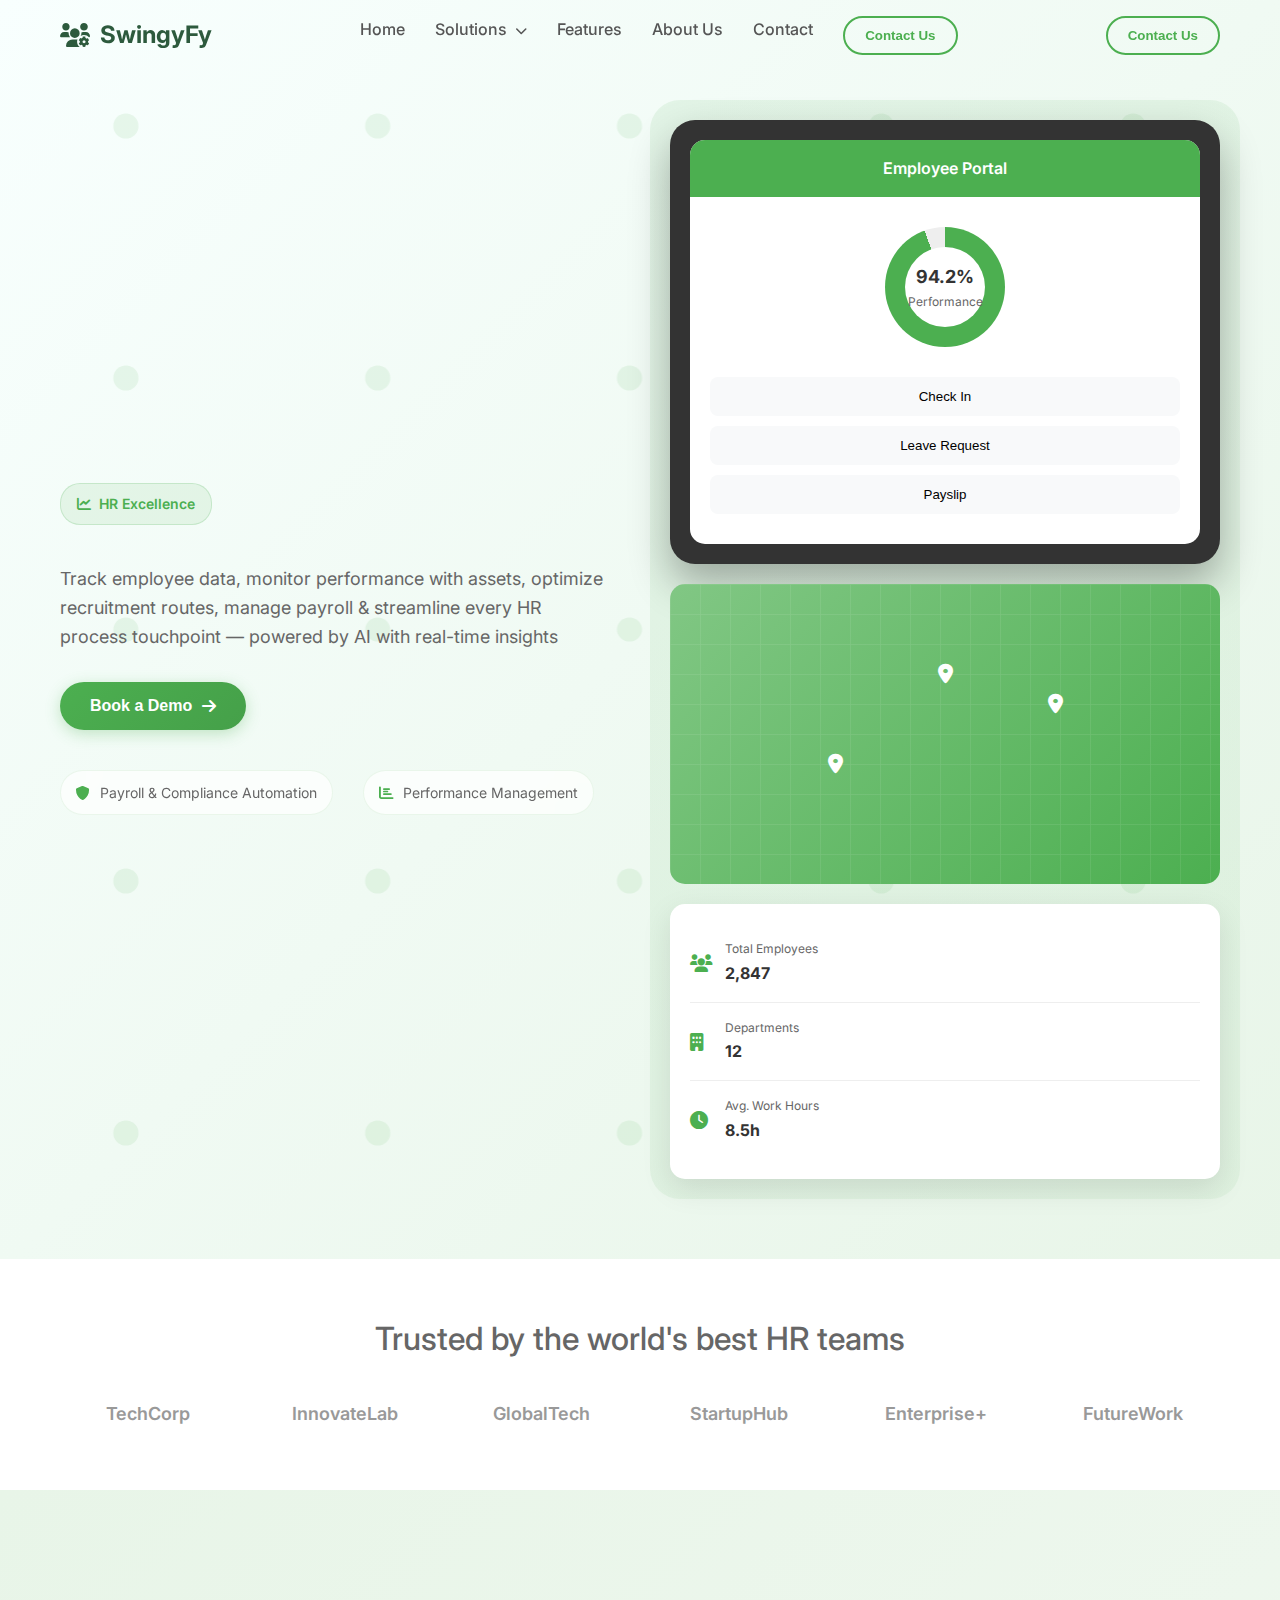
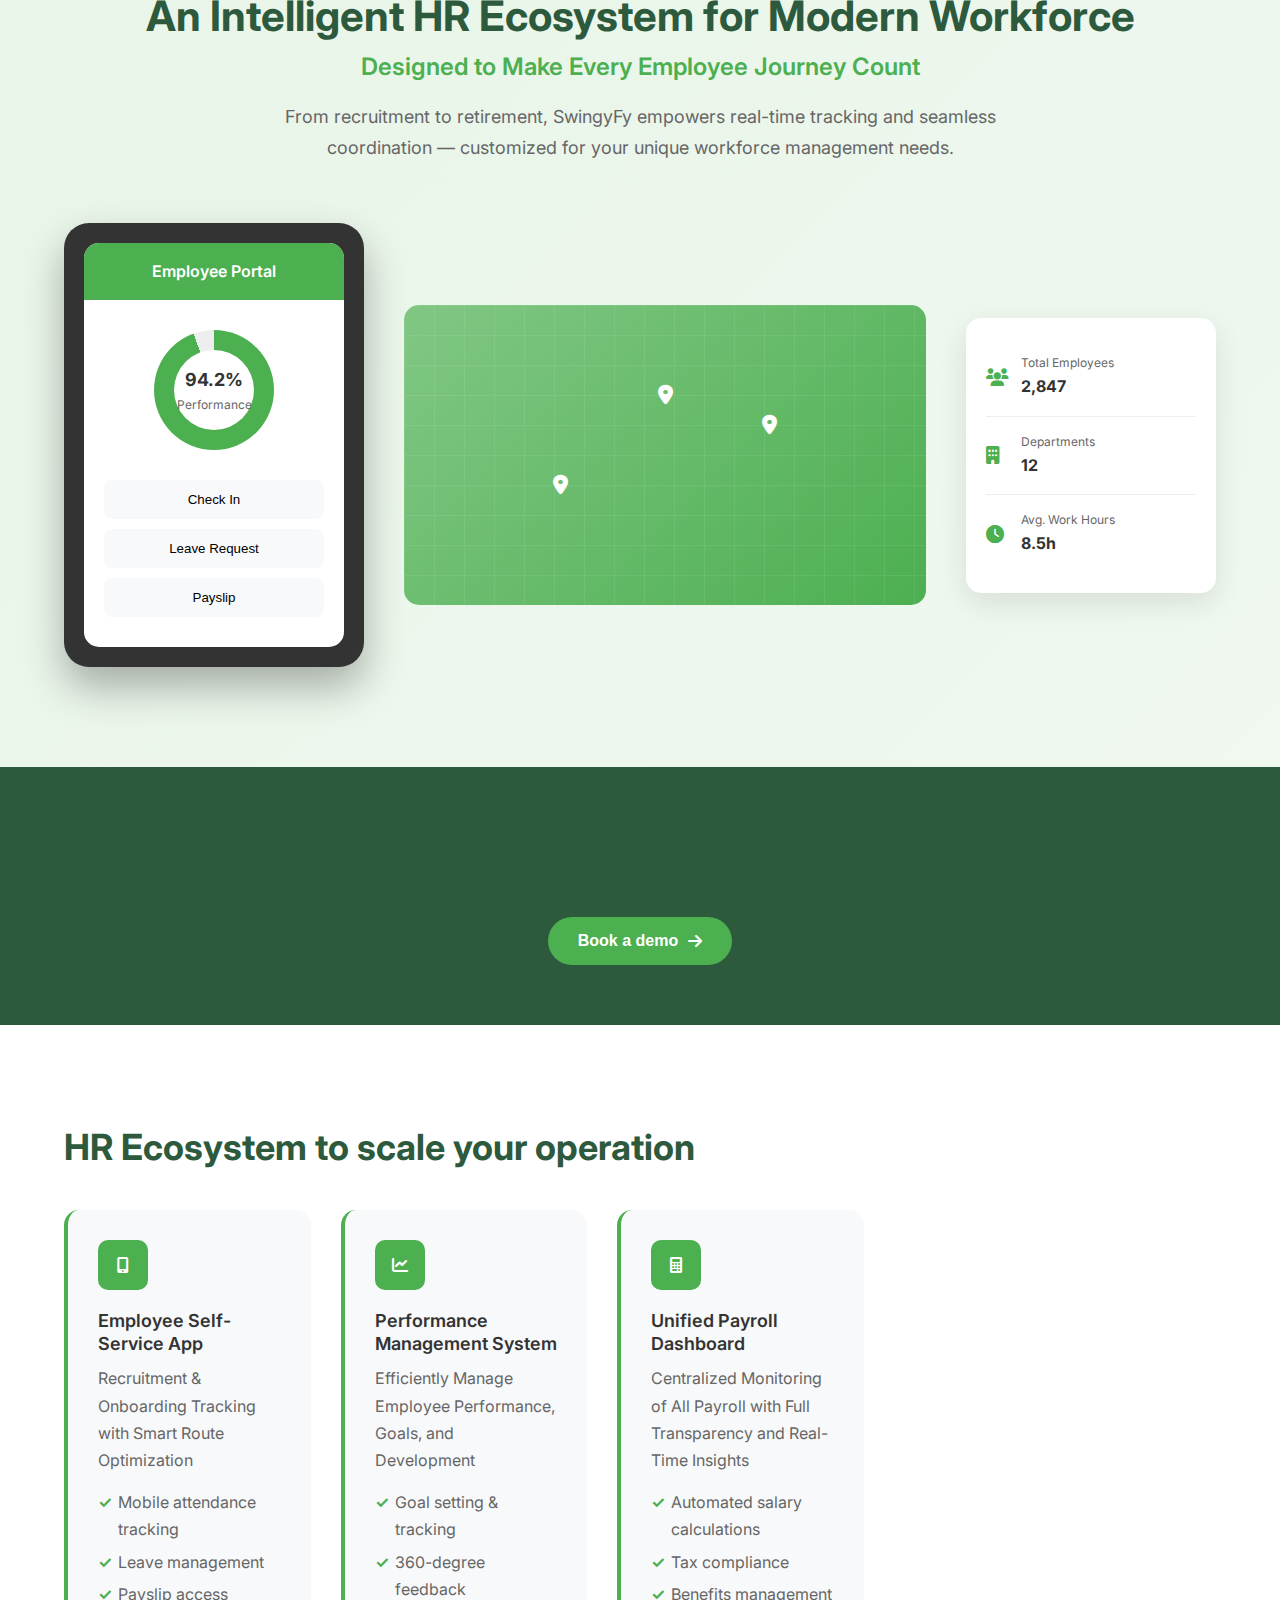
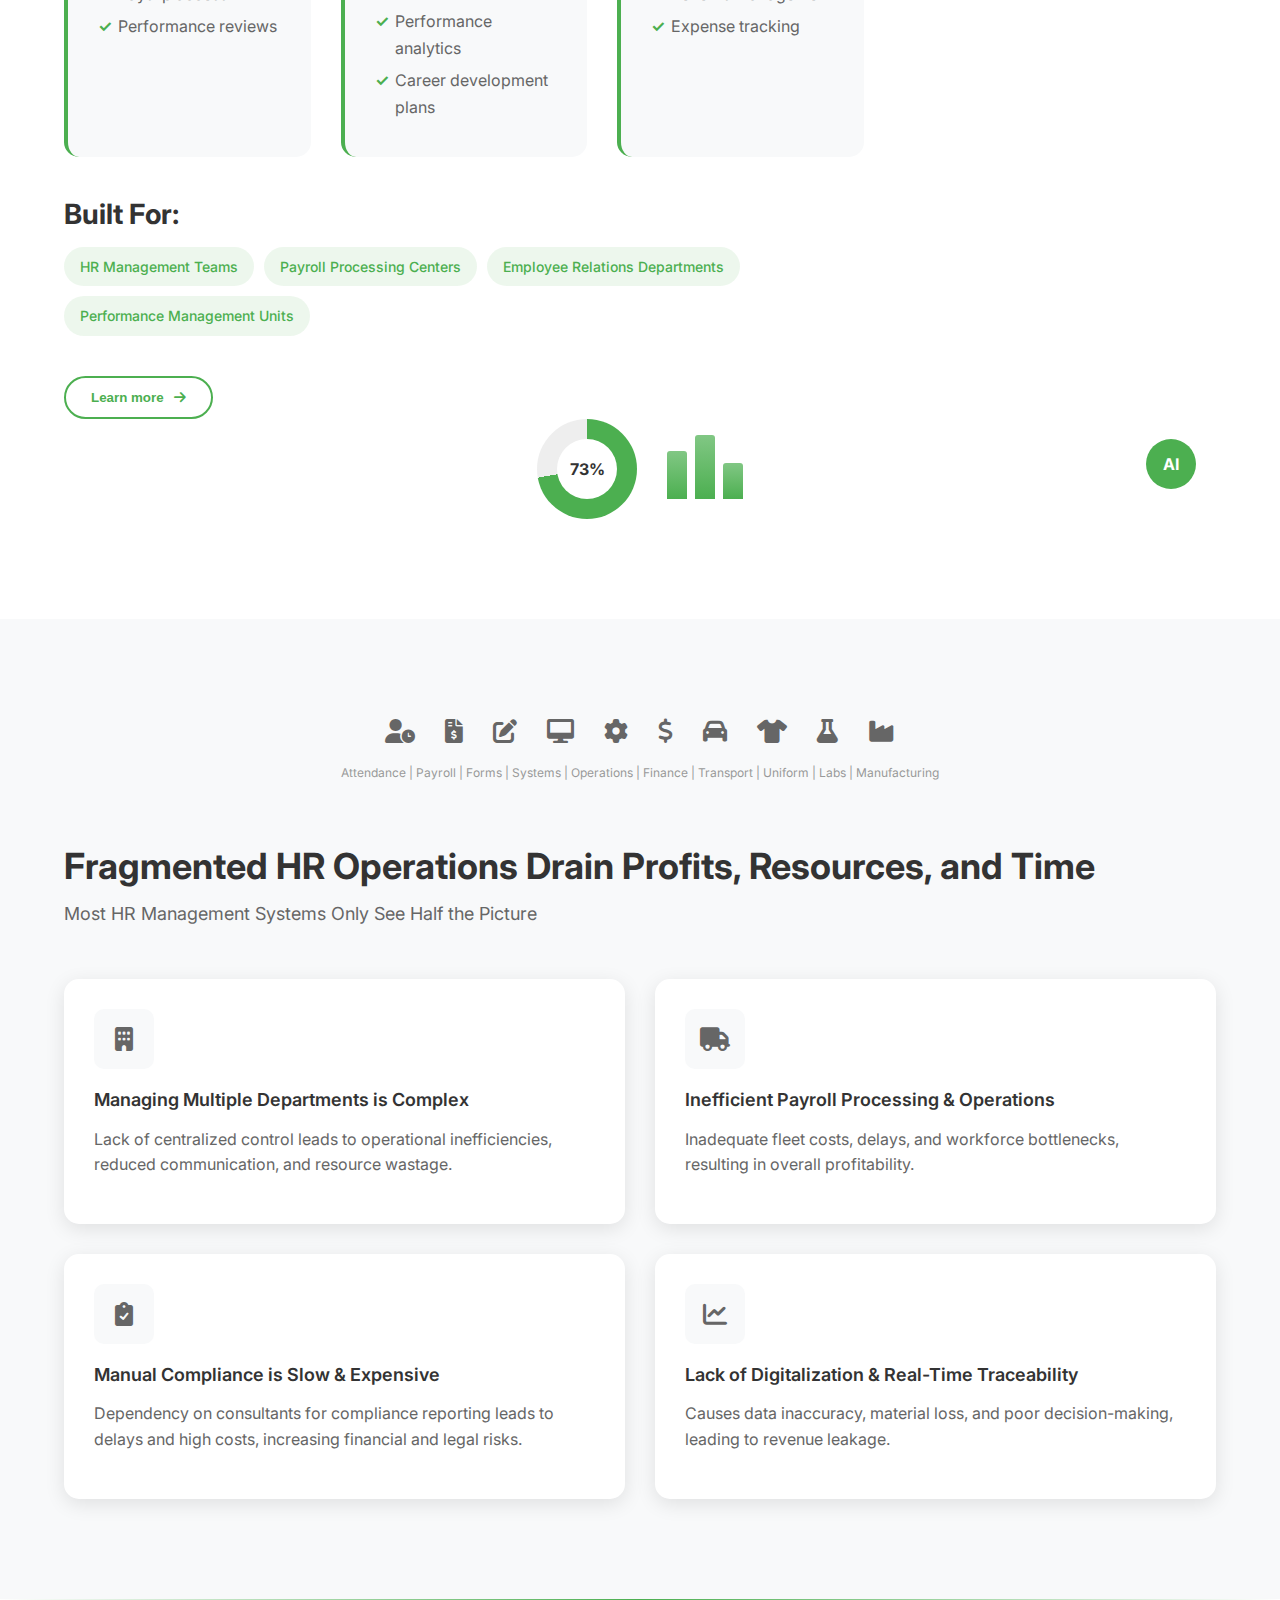
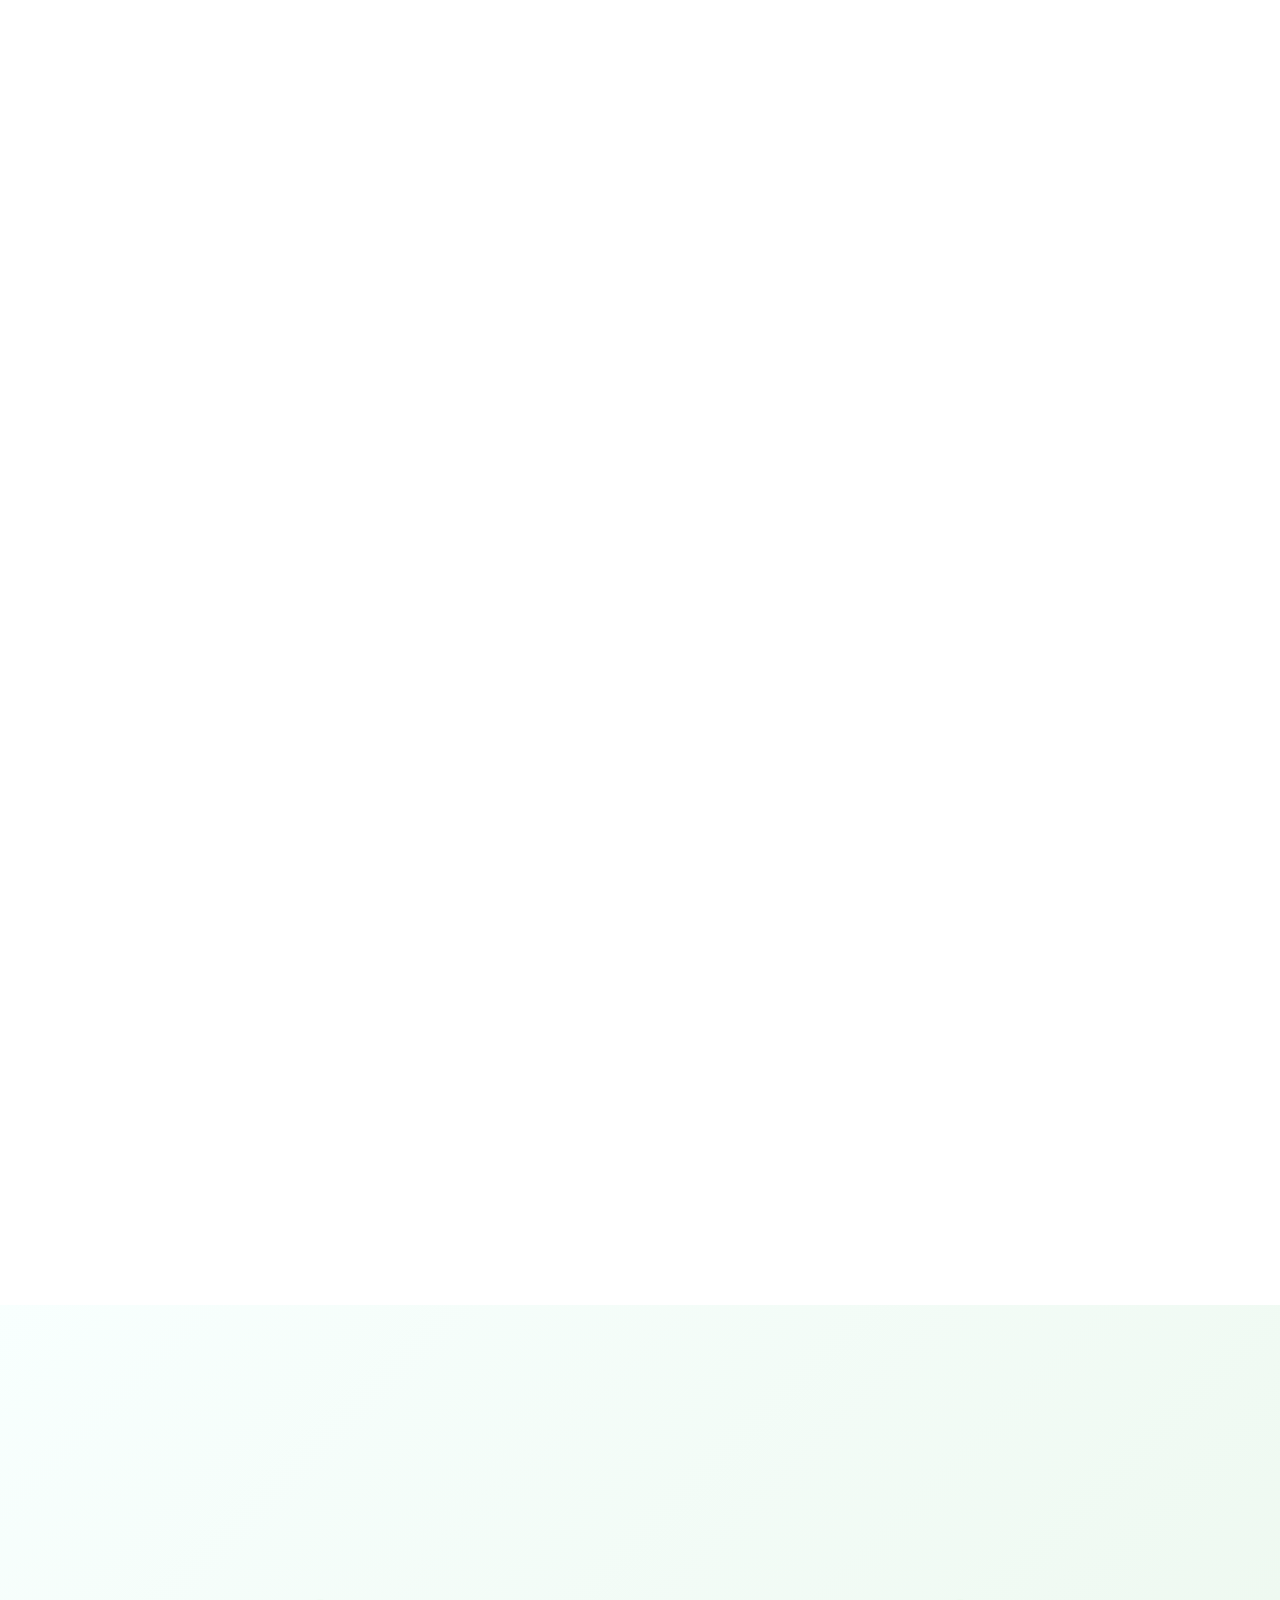
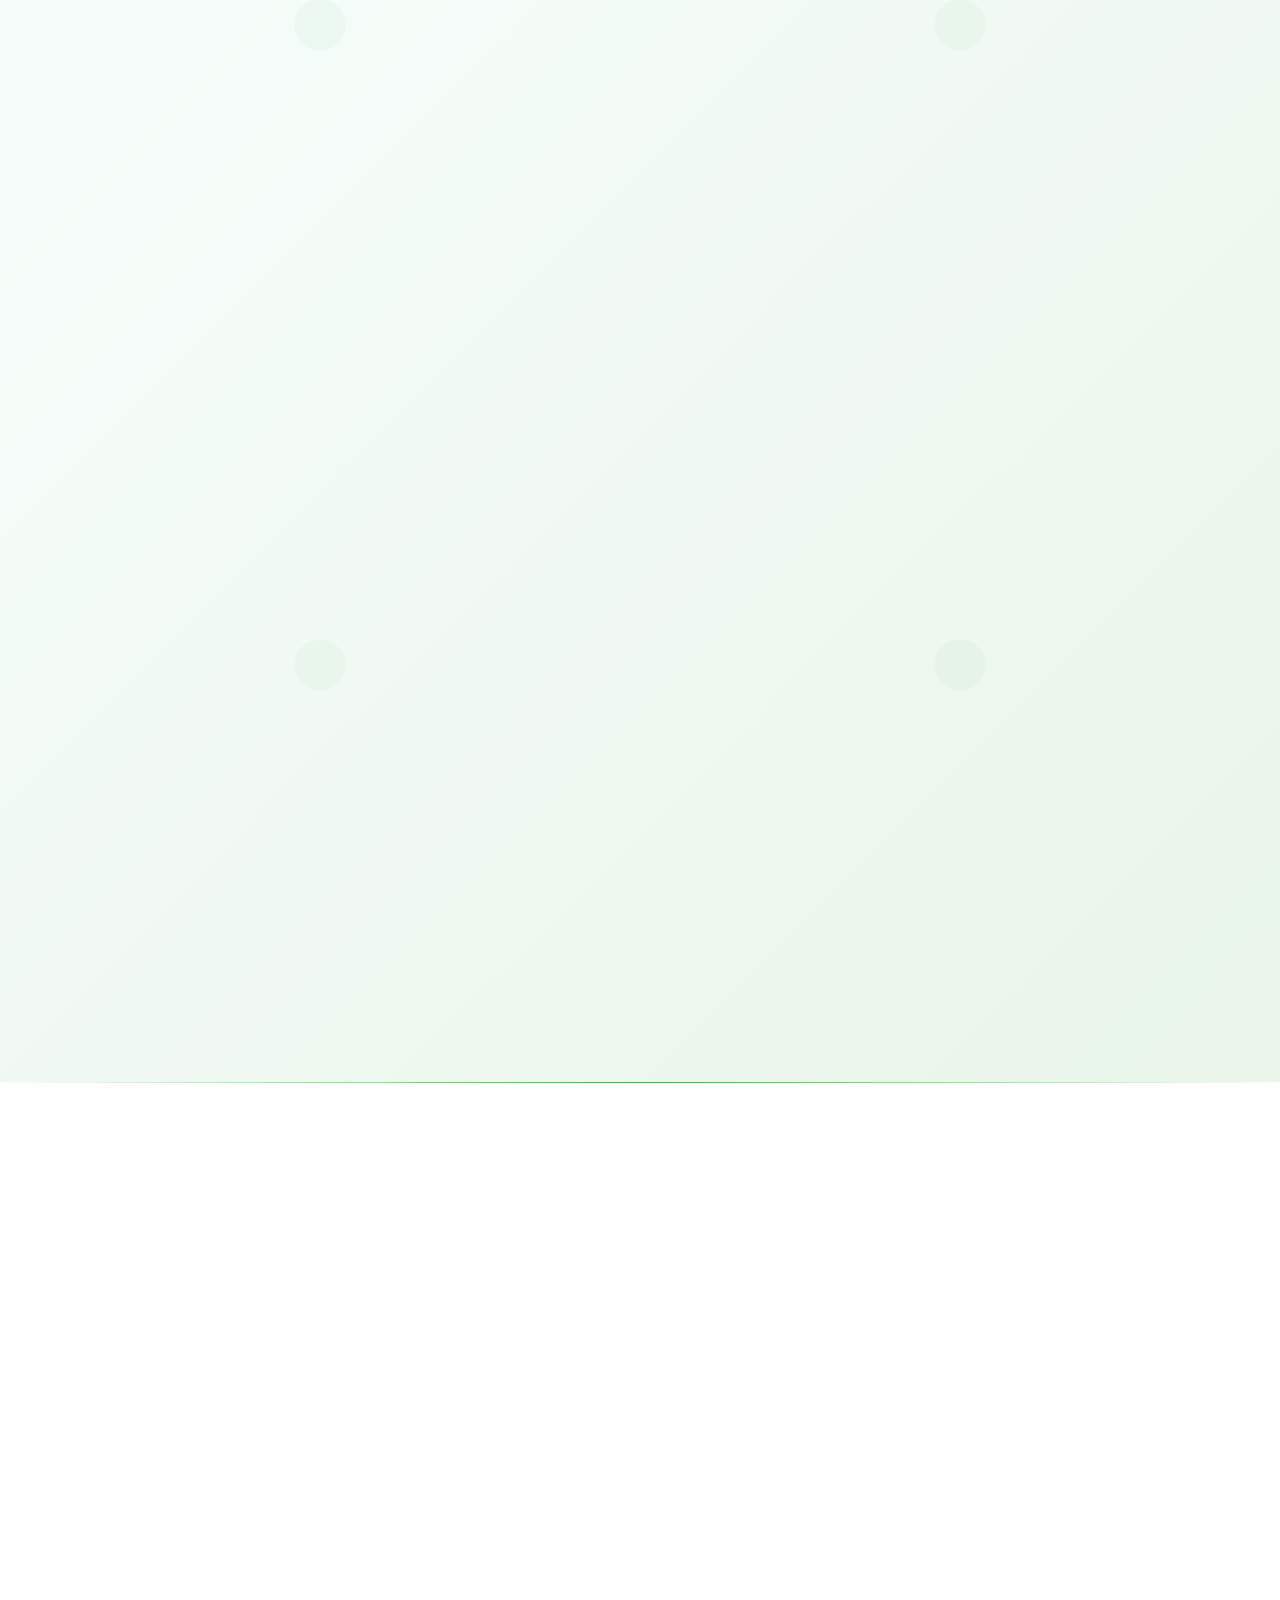
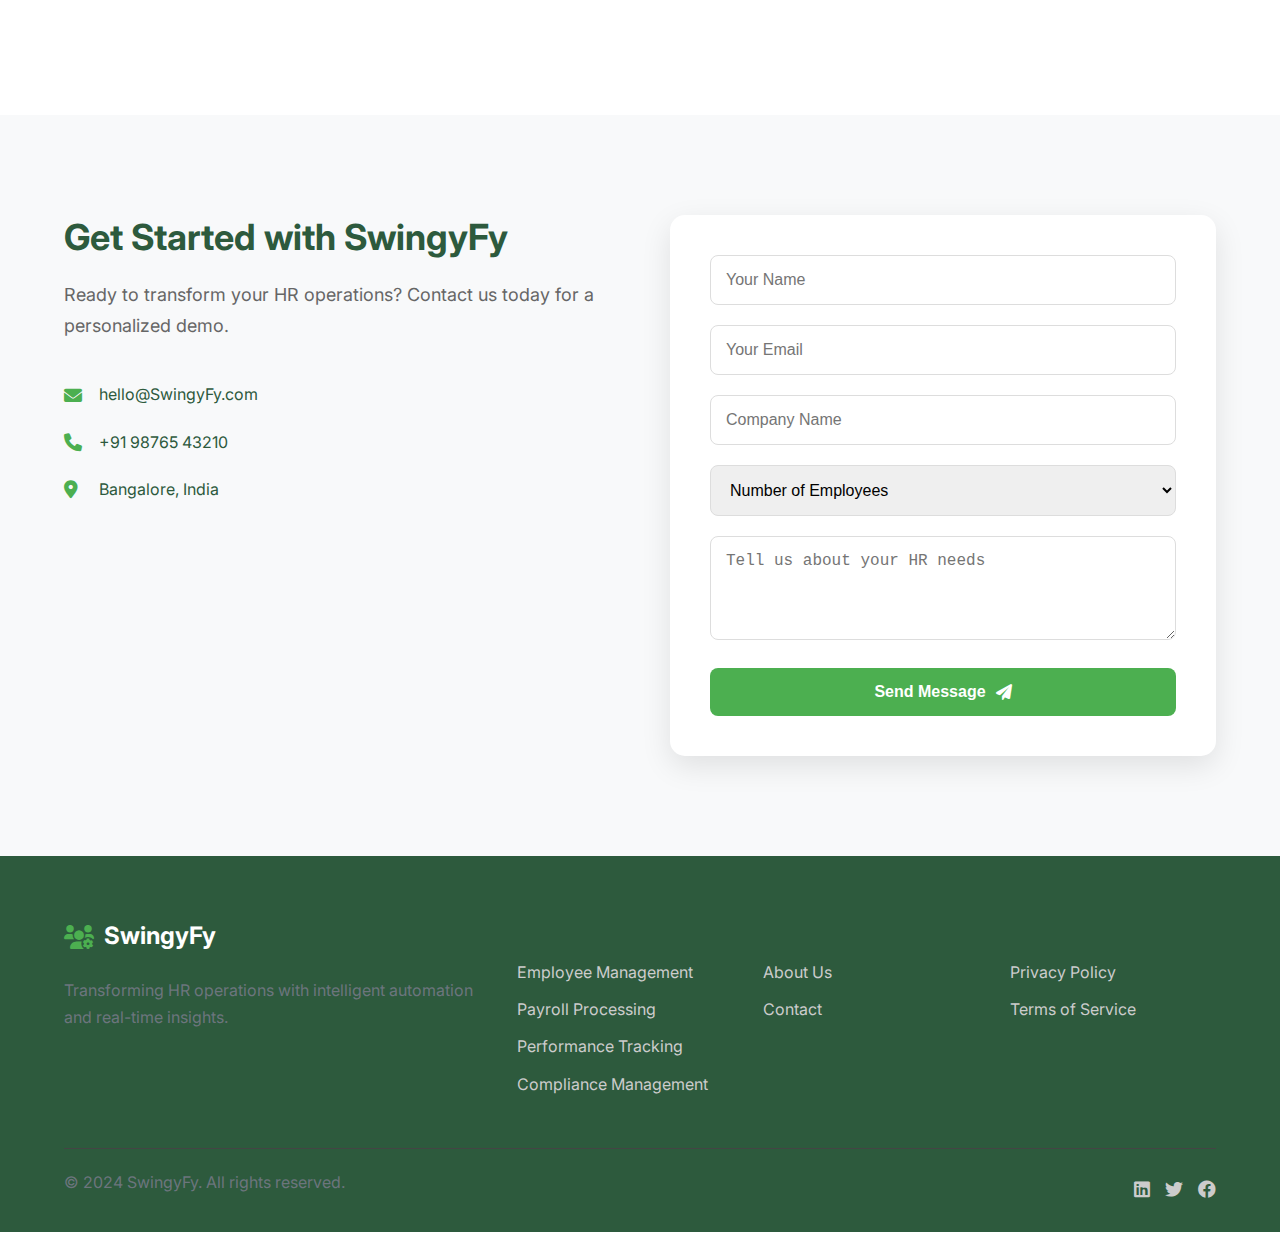
<file: index.html>
<!DOCTYPE html>
<html lang="en">

<head>
    <meta charset="UTF-8">
    <meta name="viewport" content="width=device-width, initial-scale=1.0">

    <!-- SEO Meta Tags -->
    <title>SwingyFy - Best HRMS Software | Employee Management System | HR Solutions</title>
    <meta name="description"
        content="Transform your HR operations with SwingyFy - the leading HRMS software for employee management, payroll automation, performance tracking, and compliance. Book a free demo today!">
    <meta name="keywords"
        content="HRMS software, HR management system, employee management, payroll software, performance management, HR automation, human resources software, workforce management">
    <meta name="author" content="SwingyFy">
    <meta name="robots" content="index, follow">
    <link rel="canonical" href="https://www.swingyfy.com/">

    <!-- Open Graph Meta Tags -->
    <meta property="og:title" content="SwingyFy - Best HRMS Software | Employee Management System">
    <meta property="og:description"
        content="Transform your HR operations with SwingyFy - the leading HRMS software for employee management, payroll automation, and performance tracking. Book a free demo today!">
    <meta property="og:type" content="website">
    <meta property="og:url" content="https://www.swingyfy.com/">
    <meta property="og:image" content="https://www.swingyfy.com/images/swingyfy-og-image.jpg">
    <meta property="og:image:width" content="1200">
    <meta property="og:image:height" content="630">
    <meta property="og:site_name" content="SwingyFy">
    <meta property="og:locale" content="en_US">

    <!-- Twitter Card Meta Tags -->
    <meta name="twitter:card" content="summary_large_image">
    <meta name="twitter:title" content="SwingyFy - Best HRMS Software | Employee Management System">
    <meta name="twitter:description"
        content="Transform your HR operations with SwingyFy - the leading HRMS software for employee management, payroll automation, and performance tracking.">
    <meta name="twitter:image" content="https://www.swingyfy.com/images/swingyfy-twitter-card.jpg">
    <meta name="twitter:site" content="@swingyfy">
    <meta name="twitter:creator" content="@swingyfy">

    <!-- Additional SEO Meta Tags -->
    <meta name="theme-color" content="#6366f1">
    <meta name="msapplication-TileColor" content="#6366f1">
    <meta name="application-name" content="SwingyFy">

    <!-- Structured Data (JSON-LD) -->
    <script type="application/ld+json">
    {
        "@context": "https://schema.org",
        "@type": "Organization",
        "name": "SwingyFy",
        "url": "https://www.swingyfy.com",
        "logo": "https://www.swingyfy.com/images/swingyfy-logo.png",
        "description": "Leading HRMS software provider offering comprehensive employee management, payroll automation, and performance tracking solutions for modern businesses.",
        "foundingDate": "2024",
        "contactPoint": {
            "@type": "ContactPoint",
            "telephone": "+1-800-SWINGYFY",
            "contactType": "customer service",
            "availableLanguage": "English"
        },
        "sameAs": [
            "https://www.linkedin.com/company/swingyfy",
            "https://twitter.com/swingyfy",
            "https://www.facebook.com/swingyfy"
        ],
        "address": {
            "@type": "PostalAddress",
            "addressLocality": "San Francisco",
            "addressRegion": "CA",
            "addressCountry": "US"
        }
    }
    </script>

    <script type="application/ld+json">
    {
        "@context": "https://schema.org",
        "@type": "WebSite",
        "name": "SwingyFy",
        "url": "https://www.swingyfy.com",
        "description": "Best HRMS software for employee management, payroll automation, and performance tracking",
        "potentialAction": {
            "@type": "SearchAction",
            "target": "https://www.swingyfy.com/search?q={search_term_string}",
            "query-input": "required name=search_term_string"
        }
    }
    </script>

    <script type="application/ld+json">
    {
        "@context": "https://schema.org",
        "@type": "SoftwareApplication",
        "name": "SwingyFy HRMS",
        "applicationCategory": "BusinessApplication",
        "operatingSystem": "Web Browser",
        "description": "Comprehensive HRMS software for employee management, payroll processing, performance tracking, and HR automation",
        "offers": {
            "@type": "Offer",
            "price": "0",
            "priceCurrency": "USD",
            "description": "Free demo available"
        },
        "aggregateRating": {
            "@type": "AggregateRating",
            "ratingValue": "4.8",
            "ratingCount": "150"
        }
    }
    </script>

    <link rel="stylesheet" href="styles.css">
    <link href="https://fonts.googleapis.com/css2?family=Inter:wght@300;400;500;600;700&display=swap" rel="stylesheet">
    <link rel="stylesheet" href="https://cdnjs.cloudflare.com/ajax/libs/font-awesome/6.0.0/css/all.min.css">
    <link rel="stylesheet" href="https://unpkg.com/aos@next/dist/aos.css" />
</head>

<body>
    <!-- Navigation -->
    <nav class="navbar">
        <div class="nav-container">
            <a href="index.html" style="text-decoration: none; color: inherit;">
                <div class="nav-logo">
                    <i class="fas fa-users-cog"></i>
                    <span>SwingyFy</span>
                </div>
            </a>
            <ul class="nav-menu" id="navMenu">
                <li class="nav-item">
                    <a href="index.html" class="nav-link">Home</a>
                </li>
                <li class="nav-item has-dropdown">
                    <a href="" class="nav-link dropdown-solution">Solutions <i
                            class="fas fa-chevron-down dropdown-arrow"></i></a>
                    <div class="dropdown-menu">
                        <div class="dropdown-content">
                            <ul>
                                <li><a href="employee-management.html">Employee Management</a></li>
                                <li><a href="payroll-processing.html">Payroll Processing</a></li>
                                <li><a href="performance-tracking.html">Performance Tracking</a></li>
                                <li><a href="compliance-management.html">Compliance Management</a></li>
                            </ul>
                        </div>
                    </div>
                </li>
                <li class="nav-item">
                    <a href="#features" class="nav-link">Features</a>
                </li>
                <li class="nav-item">
                    <a href="about.html" class="nav-link">About Us</a>
                </li>
                <!-- <li class="nav-item">
                    <a href="blog.html" class="nav-link">Blog</a>
                </li> -->
                <li class="nav-item">
                    <a href="contact.html" class="nav-link">Contact</a>
                </li>
                <li class="nav-item nav-cta-mobile">
                    <button class="btn-contact" onclick="scrollToContact()">Contact Us</button>
                </li>
            </ul>
            <div class="nav-cta nav-cta-desktop">
                <button class="btn-contact" onclick="scrollToContact()">Contact Us</button>
            </div>
            <div class="hamburger">
                <span class="bar"></span>
                <span class="bar"></span>
                <span class="bar"></span>
            </div>
        </div>
    </nav>
    <!-- Hero Section -->
    <section id="home" class="hero">
        <div class="hero-container">
            <div class="hero-content">
                <div class="hero-badge">
                    <i class="fas fa-chart-line"></i>
                    <span>HR Excellence</span>
                </div>
                <h1 class="hero-title">
                    Scale Your HR Operations
                </h1>
                <p class="hero-description">
                    Track employee data, monitor performance with assets, optimize recruitment routes, manage payroll &
                    streamline every
                    HR process touchpoint — powered by AI with real-time insights
                </p>
                <div class="hero-cta">
                    <button class="btn-primary" onclick="openDemo()">
                        Book a Demo
                        <i class="fas fa-arrow-right"></i>
                    </button>
                </div>
                <div class="hero-features">
                    <div class="feature-item">
                        <i class="fas fa-shield-alt"></i>
                        <span>Payroll & Compliance Automation</span>
                    </div>
                    <div class="feature-item">
                        <i class="fas fa-chart-bar"></i>
                        <span>Performance Management</span>
                    </div>
                </div>
            </div>
            <div class="hero-visual">
                <div class="mobile-app">
                    <div class="phone-frame">
                        <div class="phone-screen">
                            <div class="app-header">
                                <span>Employee Portal</span>
                            </div>
                            <div class="app-content">
                                <div class="metric-circle">
                                    <div class="circle-progress">
                                        <span class="metric-value">94.2%</span>
                                        <span class="metric-label">Performance</span>
                                    </div>
                                </div>
                                <div class="app-buttons">
                                    <button class="app-btn">Check In</button>
                                    <button class="app-btn">Leave Request</button>
                                    <button class="app-btn">Payslip</button>
                                </div>
                            </div>
                        </div>
                    </div>
                </div>

                <div class="dashboard-map">
                    <div class="map-container">
                        <div class="map-overlay">
                            <div class="location-pin">
                                <i class="fas fa-map-marker-alt"></i>
                            </div>
                            <div class="location-pin" style="top: 60%; left: 30%;">
                                <i class="fas fa-map-marker-alt"></i>
                            </div>
                            <div class="location-pin" style="top: 40%; left: 70%;">
                                <i class="fas fa-map-marker-alt"></i>
                            </div>
                        </div>
                    </div>
                </div>

                <div class="sidebar-stats">
                    <div class="stat-item">
                        <i class="fas fa-users"></i>
                        <div>
                            <span class="stat-title">Total Employees</span>
                            <span class="stat-number">2,847</span>
                        </div>
                    </div>
                    <div class="stat-item">
                        <i class="fas fa-building"></i>
                        <div>
                            <span class="stat-title">Departments</span>
                            <span class="stat-number">12</span>
                        </div>
                    </div>
                    <div class="stat-item">
                        <i class="fas fa-clock"></i>
                        <div>
                            <span class="stat-title">Avg. Work Hours</span>
                            <span class="stat-number">8.5h</span>
                        </div>
                    </div>
                </div>
            </div>
        </div>
    </section>

    <!-- Trusted By Section -->
    <section class="trusted-by">
        <div class="container">
            <h3>Trusted by the world's best HR teams</h3>
            <div class="logos-grid">
                <div class="logo-item">TechCorp</div>
                <div class="logo-item">InnovateLab</div>
                <div class="logo-item">GlobalTech</div>
                <div class="logo-item">StartupHub</div>
                <div class="logo-item">Enterprise+</div>
                <div class="logo-item">FutureWork</div>
            </div>
        </div>
    </section>

    <!-- Solutions Section -->
    <section id="solutions" class="solutions">
        <div class="container">
            <div class="section-header">
                <h2>An Intelligent HR Ecosystem for Modern Workforce</h2>
                <h3>Designed to Make Every Employee Journey Count</h3>
                <p>From recruitment to retirement, SwingyFy empowers real-time tracking and seamless coordination —
                    customized for your unique workforce management needs.</p>
            </div>

            <div class="solutions-visual">
                <div class="mobile-app">
                    <div class="phone-frame">
                        <div class="phone-screen">
                            <div class="app-header">
                                <span>Employee Portal</span>
                            </div>
                            <div class="app-content">
                                <div class="metric-circle">
                                    <div class="circle-progress">
                                        <span class="metric-value">94.2%</span>
                                        <span class="metric-label">Performance</span>
                                    </div>
                                </div>
                                <div class="app-buttons">
                                    <button class="app-btn">Check In</button>
                                    <button class="app-btn">Leave Request</button>
                                    <button class="app-btn">Payslip</button>
                                </div>
                            </div>
                        </div>
                    </div>
                </div>

                <div class="dashboard-map">
                    <div class="map-container">
                        <div class="map-overlay">
                            <div class="location-pin">
                                <i class="fas fa-map-marker-alt"></i>
                            </div>
                            <div class="location-pin" style="top: 60%; left: 30%;">
                                <i class="fas fa-map-marker-alt"></i>
                            </div>
                            <div class="location-pin" style="top: 40%; left: 70%;">
                                <i class="fas fa-map-marker-alt"></i>
                            </div>
                        </div>
                    </div>
                </div>

                <div class="sidebar-stats">
                    <div class="stat-item">
                        <i class="fas fa-users"></i>
                        <div>
                            <span class="stat-title">Total Employees</span>
                            <span class="stat-number">2,847</span>
                        </div>
                    </div>
                    <div class="stat-item">
                        <i class="fas fa-building"></i>
                        <div>
                            <span class="stat-title">Departments</span>
                            <span class="stat-number">12</span>
                        </div>
                    </div>
                    <div class="stat-item">
                        <i class="fas fa-clock"></i>
                        <div>
                            <span class="stat-title">Avg. Work Hours</span>
                            <span class="stat-number">8.5h</span>
                        </div>
                    </div>
                </div>
            </div>
        </div>
    </section>

    <!-- CTA Banner -->
    <section class="cta-banner">
        <div class="container">
            <div class="cta-content">
                <h3>Explore how you can save time, optimize resources, and maximize efficiency with SwingyFy's smart HR
                    solution!</h3>
                <button class="btn-cta" onclick="openDemo()">
                    Book a demo
                    <i class="fas fa-arrow-right"></i>
                </button>
            </div>
        </div>
    </section>

    <!-- Features Section -->
    <section id="features" class="features">
        <div class="container">
            <div class="features-header">
                <h2>HR Ecosystem to scale your operation</h2>
                <div class="features-grid">
                    <div class="feature-card">
                        <div class="feature-icon">
                            <i class="fas fa-mobile-alt"></i>
                        </div>
                        <h4>Employee Self-Service App</h4>
                        <p>Recruitment & Onboarding Tracking with Smart Route Optimization</p>
                        <ul>
                            <li>Mobile attendance tracking</li>
                            <li>Leave management</li>
                            <li>Payslip access</li>
                            <li>Performance reviews</li>
                        </ul>
                    </div>

                    <div class="feature-card">
                        <div class="feature-icon">
                            <i class="fas fa-chart-line"></i>
                        </div>
                        <h4>Performance Management System</h4>
                        <p>Efficiently Manage Employee Performance, Goals, and Development</p>
                        <ul>
                            <li>Goal setting & tracking</li>
                            <li>360-degree feedback</li>
                            <li>Performance analytics</li>
                            <li>Career development plans</li>
                        </ul>
                    </div>

                    <div class="feature-card">
                        <div class="feature-icon">
                            <i class="fas fa-calculator"></i>
                        </div>
                        <h4>Unified Payroll Dashboard</h4>
                        <p>Centralized Monitoring of All Payroll with Full Transparency and Real-Time Insights</p>
                        <ul>
                            <li>Automated salary calculations</li>
                            <li>Tax compliance</li>
                            <li>Benefits management</li>
                            <li>Expense tracking</li>
                        </ul>
                    </div>
                </div>

                <div class="built-for">
                    <h4>Built For:</h4>
                    <div class="tags">
                        <span class="tag">HR Management Teams</span>
                        <span class="tag">Payroll Processing Centers</span>
                        <span class="tag">Employee Relations Departments</span>
                        <span class="tag">Performance Management Units</span>
                    </div>
                </div>

                <button class="btn-learn-more" onclick="scrollToAbout()">
                    Learn more
                    <i class="fas fa-arrow-right"></i>
                </button>
            </div>

            <div class="features-visual">
                <div class="ai-badge">
                    <span>AI</span>
                </div>
                <div class="feature-charts">
                    <div class="chart-item">
                        <div class="donut-chart">
                            <div class="donut-inner">
                                <span>73%</span>
                            </div>
                        </div>
                    </div>
                    <div class="chart-item">
                        <div class="bar-chart">
                            <div class="bar-item" style="height: 60%"></div>
                            <div class="bar-item" style="height: 80%"></div>
                            <div class="bar-item" style="height: 45%"></div>
                        </div>
                    </div>
                </div>
            </div>
        </div>
    </section>

    <!-- Problems Section -->
    <section class="problems">
        <div class="container">
            <div class="problems-header">
                <div class="icons-row">
                    <i class="fas fa-user-clock"></i>
                    <i class="fas fa-file-invoice-dollar"></i>
                    <i class="fas fa-edit"></i>
                    <i class="fas fa-desktop"></i>
                    <i class="fas fa-cog"></i>
                    <i class="fas fa-dollar-sign"></i>
                    <i class="fas fa-car"></i>
                    <i class="fas fa-tshirt"></i>
                    <i class="fas fa-flask"></i>
                    <i class="fas fa-industry"></i>
                </div>
                <span class="category-labels">Attendance | Payroll | Forms | Systems | Operations | Finance | Transport
                    | Uniform | Labs | Manufacturing</span>
            </div>

            <h2>Fragmented HR Operations Drain Profits, Resources, and Time</h2>
            <p class="problems-subtitle">Most HR Management Systems Only See Half the Picture</p>

            <div class="problems-grid">
                <div class="problem-card">
                    <div class="problem-image">
                        <i class="fas fa-building"></i>
                    </div>
                    <h4>Managing Multiple Departments is Complex</h4>
                    <p>Lack of centralized control leads to operational inefficiencies, reduced communication, and
                        resource wastage.</p>
                </div>

                <div class="problem-card">
                    <div class="problem-image">
                        <i class="fas fa-truck"></i>
                    </div>
                    <h4>Inefficient Payroll Processing & Operations</h4>
                    <p>Inadequate fleet costs, delays, and workforce bottlenecks, resulting in overall profitability.
                    </p>
                </div>

                <div class="problem-card">
                    <div class="problem-image">
                        <i class="fas fa-clipboard-check"></i>
                    </div>
                    <h4>Manual Compliance is Slow & Expensive</h4>
                    <p>Dependency on consultants for compliance reporting leads to delays and high costs, increasing
                        financial and legal risks.</p>
                </div>

                <div class="problem-card">
                    <div class="problem-image">
                        <i class="fas fa-chart-line"></i>
                    </div>
                    <h4>Lack of Digitalization & Real-Time Traceability</h4>
                    <p>Causes data inaccuracy, material loss, and poor decision-making, leading to revenue leakage.</p>
                </div>
            </div>
        </div>
    </section>

    <!-- About Section -->
    <section id="about" class="about">
        <div class="container">
            <div class="about-header" data-aos="fade-up">
                <h2>About SwingyFy</h2>
                <p>SwingyFy is a comprehensive HRMS solution designed to streamline and optimize your entire HR
                    ecosystem. From employee onboarding to performance management, payroll processing to compliance
                    tracking, we provide the tools you need to build a thriving workplace.</p>
            </div>

            <div class="about-stats" data-aos="fade-up" data-aos-delay="200">
                <div class="stat" data-aos="zoom-in" data-aos-delay="100">
                    <div class="stat-icon">
                        <i class="fas fa-building"></i>
                    </div>
                    <h3 class="counter">500</h3>
                    <p>Companies Trust Us</p>
                </div>
                <div class="stat" data-aos="zoom-in" data-aos-delay="200">
                    <div class="stat-icon">
                        <i class="fas fa-users"></i>
                    </div>
                    <h3 class="counter">50000</h3>
                    <p>Employees Managed</p>
                </div>
                <div class="stat" data-aos="zoom-in" data-aos-delay="300">
                    <div class="stat-icon">
                        <i class="fas fa-clock"></i>
                    </div>
                    <h3 class="counter">99.9</h3>
                    <p>Uptime Guarantee</p>
                </div>
                <div class="stat" data-aos="zoom-in" data-aos-delay="400">
                    <div class="stat-icon">
                        <i class="fas fa-headset"></i>
                    </div>
                    <h3>24/7</h3>
                    <p>Customer Support</p>
                </div>
            </div>

            <!-- Why Choose Us -->
            <div class="why-choose-us" data-aos="fade-up" data-aos-delay="300">
                <h3>Why Choose SwingyFy?</h3>
                <div class="benefits-grid">
                    <div class="benefit-item" data-aos="slide-right" data-aos-delay="100">
                        <div class="benefit-icon">
                            <i class="fas fa-rocket"></i>
                        </div>
                        <div class="benefit-content">
                            <h4>Fast Implementation</h4>
                            <p>Get up and running in just 2 weeks with our streamlined onboarding process</p>
                        </div>
                    </div>
                    <div class="benefit-item" data-aos="slide-right" data-aos-delay="200">
                        <div class="benefit-icon">
                            <i class="fas fa-shield-alt"></i>
                        </div>
                        <div class="benefit-content">
                            <h4>Enterprise Security</h4>
                            <p>Bank-grade security with SOC 2 compliance and end-to-end encryption</p>
                        </div>
                    </div>
                    <div class="benefit-item" data-aos="slide-right" data-aos-delay="300">
                        <div class="benefit-icon">
                            <i class="fas fa-cogs"></i>
                        </div>
                        <div class="benefit-content">
                            <h4>Customizable</h4>
                            <p>Tailor the platform to match your unique business processes and workflows</p>
                        </div>
                    </div>
                    <div class="benefit-item" data-aos="slide-right" data-aos-delay="400">
                        <div class="benefit-icon">
                            <i class="fas fa-chart-line"></i>
                        </div>
                        <div class="benefit-content">
                            <h4>Analytics & Insights</h4>
                            <p>Make data-driven decisions with comprehensive HR analytics and reporting</p>
                        </div>
                    </div>
                </div>
            </div>
        </div>
    </section>

    <!-- FAQ Section -->
    <section id="faq" class="faq">
        <div class="container">
            <div class="faq-header" data-aos="fade-up">
                <h2>Frequently Asked Questions</h2>
                <p>Everything you need to know about SwingyFy HRMS</p>
            </div>

            <div class="faq-container" data-aos="fade-up" data-aos-delay="200">
                <div class="faq-item" data-aos="fade-up" data-aos-delay="100">
                    <div class="faq-question">
                        <h4>How quickly can we implement SwingyFy in our organization?</h4>
                        <i class="fas fa-plus faq-icon"></i>
                    </div>
                    <div class="faq-answer">
                        <p>Most organizations can be fully operational with SwingyFy within 2-4 weeks. Our
                            implementation timeline includes data migration, system configuration, user training, and
                            go-live support. The exact timeline depends on your organization size and complexity of
                            requirements.</p>
                    </div>
                </div>

                <div class="faq-item" data-aos="fade-up" data-aos-delay="200">
                    <div class="faq-question">
                        <h4>Is SwingyFy suitable for small businesses or only enterprises?</h4>
                        <i class="fas fa-plus faq-icon"></i>
                    </div>
                    <div class="faq-answer">
                        <p>SwingyFy is designed to scale with your business. We serve organizations from 10 employees
                            to 10,000+. Our flexible pricing plans and modular features ensure you only pay for what you
                            need, making it perfect for growing businesses.</p>
                    </div>
                </div>

                <div class="faq-item" data-aos="fade-up" data-aos-delay="300">
                    <div class="faq-question">
                        <h4>What kind of support do you provide during and after implementation?</h4>
                        <i class="fas fa-plus faq-icon"></i>
                    </div>
                    <div class="faq-answer">
                        <p>We provide comprehensive support including dedicated implementation specialists, 24/7
                            technical support, regular training sessions, and a comprehensive knowledge base. Our
                            customer success team ensures you maximize the value from SwingyFy.</p>
                    </div>
                </div>

                <div class="faq-item" data-aos="fade-up" data-aos-delay="400">
                    <div class="faq-question">
                        <h4>How secure is our employee data with SwingyFy?</h4>
                        <i class="fas fa-plus faq-icon"></i>
                    </div>
                    <div class="faq-answer">
                        <p>Security is our top priority. SwingyFy uses bank-grade encryption, is SOC 2 compliant, and
                            follows GDPR guidelines. All data is stored in secure, redundant data centers with regular
                            security audits and penetration testing.</p>
                    </div>
                </div>

                <div class="faq-item" data-aos="fade-up" data-aos-delay="500">
                    <div class="faq-question">
                        <h4>Can SwingyFy integrate with our existing systems?</h4>
                        <i class="fas fa-plus faq-icon"></i>
                    </div>
                    <div class="faq-answer">
                        <p>Yes! SwingyFy offers robust API integrations with popular tools like Slack, Microsoft Office
                            365, Google Workspace, accounting software, and more. Our integration team can help connect
                            your existing tools seamlessly.</p>
                    </div>
                </div>

                <div class="faq-item" data-aos="fade-up" data-aos-delay="600">
                    <div class="faq-question">
                        <h4>What happens to our data if we decide to switch providers?</h4>
                        <i class="fas fa-plus faq-icon"></i>
                    </div>
                    <div class="faq-answer">
                        <p>You own your data completely. We provide easy data export options in standard formats, and
                            our team assists with smooth data migration if needed. There are no data hostage situations
                            - your information is always accessible to you.</p>
                    </div>
                </div>

                <div class="faq-item" data-aos="fade-up" data-aos-delay="700">
                    <div class="faq-question">
                        <h4>Do you offer mobile apps for employees?</h4>
                        <i class="fas fa-plus faq-icon"></i>
                    </div>
                    <div class="faq-answer">
                        <p>Absolutely! SwingyFy includes native mobile apps for iOS and Android. Employees can clock
                            in/out, request leave, view payslips, update personal information, and access company
                            announcements from anywhere.</p>
                    </div>
                </div>

                <div class="faq-item" data-aos="fade-up" data-aos-delay="800">
                    <div class="faq-question">
                        <h4>What kind of reporting and analytics does SwingyFy provide?</h4>
                        <i class="fas fa-plus faq-icon"></i>
                    </div>
                    <div class="faq-answer">
                        <p>SwingyFy includes comprehensive analytics covering attendance patterns, performance metrics,
                            recruitment funnel, employee satisfaction, turnover analysis, and custom reports. All
                            reports can be scheduled, exported, and shared with stakeholders.</p>
                    </div>
                </div>
            </div>

            <div class="faq-cta" data-aos="fade-up" data-aos-delay="400">
                <h3>Still have questions?</h3>
                <p>Our team is here to help you find the perfect HR solution</p>
                <button class="btn-primary" onclick="scrollToContact()">
                    Get in Touch
                    <i class="fas fa-arrow-right"></i>
                </button>
            </div>
        </div>
    </section>

    <!-- Testimonials Section -->
    <section class="testimonials">
        <div class="container">
            <div class="testimonials-header" data-aos="fade-up">
                <h2>What Our Customers Say</h2>
                <p>Trusted by HR teams worldwide</p>
            </div>

            <div class="testimonials-grid" data-aos="fade-up" data-aos-delay="200">
                <div class="testimonial-card" data-aos="zoom-in" data-aos-delay="100">
                    <div class="testimonial-content">
                        <div class="stars">
                            <i class="fas fa-star"></i>
                            <i class="fas fa-star"></i>
                            <i class="fas fa-star"></i>
                            <i class="fas fa-star"></i>
                            <i class="fas fa-star"></i>
                        </div>
                        <p>"SwingyFy transformed our HR processes completely. What used to take hours now takes
                            minutes. The automation features are incredible!"</p>
                    </div>
                    <div class="testimonial-author">
                        <div class="author-avatar">
                            <i class="fas fa-user"></i>
                        </div>
                        <div class="author-info">
                            <h4>Sarah Johnson</h4>
                            <span>HR Director, TechCorp</span>
                        </div>
                    </div>
                </div>

                <div class="testimonial-card" data-aos="zoom-in" data-aos-delay="200">
                    <div class="testimonial-content">
                        <div class="stars">
                            <i class="fas fa-star"></i>
                            <i class="fas fa-star"></i>
                            <i class="fas fa-star"></i>
                            <i class="fas fa-star"></i>
                            <i class="fas fa-star"></i>
                        </div>
                        <p>"The implementation was smooth and the support team is outstanding. Our employees love the
                            mobile app and self-service features."</p>
                    </div>
                    <div class="testimonial-author">
                        <div class="author-avatar">
                            <i class="fas fa-user"></i>
                        </div>
                        <div class="author-info">
                            <h4>Michael Chen</h4>
                            <span>CEO, StartupHub</span>
                        </div>
                    </div>
                </div>

                <div class="testimonial-card" data-aos="zoom-in" data-aos-delay="300">
                    <div class="testimonial-content">
                        <div class="stars">
                            <i class="fas fa-star"></i>
                            <i class="fas fa-star"></i>
                            <i class="fas fa-star"></i>
                            <i class="fas fa-star"></i>
                            <i class="fas fa-star"></i>
                        </div>
                        <p>"Best investment we've made for our HR department. The analytics help us make better
                            decisions and the ROI is clear."</p>
                    </div>
                    <div class="testimonial-author">
                        <div class="author-avatar">
                            <i class="fas fa-user"></i>
                        </div>
                        <div class="author-info">
                            <h4>Emily Rodriguez</h4>
                            <span>VP People, GlobalTech</span>
                        </div>
                    </div>
                </div>
            </div>
        </div>
    </section>

    <!-- Contact Section -->
    <section id="contact" class="contact">
        <div class="container">
            <div class="contact-content">
                <div class="contact-info">
                    <h2>Get Started with SwingyFy</h2>
                    <p>Ready to transform your HR operations? Contact us today for a personalized demo.</p>

                    <div class="contact-details">
                        <div class="contact-item">
                            <i class="fas fa-envelope"></i>
                            <span>hello@SwingyFy.com</span>
                        </div>
                        <div class="contact-item">
                            <i class="fas fa-phone"></i>
                            <span>+91 98765 43210</span>
                        </div>
                        <div class="contact-item">
                            <i class="fas fa-map-marker-alt"></i>
                            <span>Bangalore, India</span>
                        </div>
                    </div>
                </div>

                <div class="contact-form">
                    <form id="contactForm">
                        <div class="form-group">
                            <input type="text" id="name" name="name" placeholder="Your Name" required>
                        </div>
                        <div class="form-group">
                            <input type="email" id="email" name="email" placeholder="Your Email" required>
                        </div>
                        <div class="form-group">
                            <input type="text" id="company" name="company" placeholder="Company Name" required>
                        </div>
                        <div class="form-group">
                            <select id="employees" name="employees" required>
                                <option value="">Number of Employees</option>
                                <option value="1-50">1-50</option>
                                <option value="51-200">51-200</option>
                                <option value="201-1000">201-1000</option>
                                <option value="1000+">1000+</option>
                            </select>
                        </div>
                        <div class="form-group">
                            <textarea id="message" name="message" placeholder="Tell us about your HR needs"
                                rows="4"></textarea>
                        </div>
                        <button type="submit" class="btn-submit">
                            Send Message
                            <i class="fas fa-paper-plane"></i>
                        </button>
                    </form>
                </div>
            </div>
        </div>
    </section>

    <!-- Footer -->
    <footer class="footer">
        <div class="container">
            <div class="footer-content">
                <div class="footer-section">
                    <div class="footer-logo">
                        <i class="fas fa-users-cog"></i>
                        <span>SwingyFy</span>
                    </div>
                    <p>Transforming HR operations with intelligent automation and real-time insights.</p>
                </div>

                <div class="footer-section">
                    <h4>Solutions</h4>
                    <ul>
                        <li><a href="employee-management.html">Employee Management</a></li>
                        <li><a href="payroll-processing.html">Payroll Processing</a></li>
                        <li><a href="performance-tracking.html">Performance Tracking</a></li>
                        <li><a href="compliance-management.html">Compliance Management</a></li>
                    </ul>
                </div>

                <div class="footer-section">
                    <h4>Company</h4>
                    <ul>
                        <li><a href="about.html">About Us</a></li>
                        <li><a href="contact.html">Contact</a></li>
                        <!-- <li><a href="careers.html">Careers</a></li>
                        <li><a href="blog.html">Blog</a></li> -->
                    </ul>
                </div>

                <div class="footer-section">
                    <h4>Support</h4>
                    <ul>
                        <!-- <li><a href="#help">Help Center</a></li>
                        <li><a href="#docs">Documentation</a></li> -->
                        <li><a href="privacy-policy.html">Privacy Policy</a></li>
                        <li><a href="terms-of-service.html">Terms of Service</a></li>
                    </ul>
                </div>
            </div>

            <div class="footer-bottom">
                <p>&copy; 2024 SwingyFy. All rights reserved.</p>
                <div class="social-links">
                    <a href="#"><i class="fab fa-linkedin"></i></a>
                    <a href="#"><i class="fab fa-twitter"></i></a>
                    <a href="#"><i class="fab fa-facebook"></i></a>
                </div>
            </div>
        </div>
    </footer>

    <!-- Demo Modal -->
    <div id="demoModal" class="modal">
        <div class="modal-content">
            <span class="close">&times;</span>
            <h2>Book a Demo</h2>
            <form id="demoForm">
                <div class="form-group">
                    <input type="text" placeholder="Your Name" required>
                </div>
                <div class="form-group">
                    <input type="email" placeholder="Work Email" required>
                </div>
                <div class="form-group">
                    <input type="text" placeholder="Company Name" required>
                </div>
                <div class="form-group">
                    <select required>
                        <option value="">Company Size</option>
                        <option value="startup">Startup (1-50)</option>
                        <option value="medium">Medium (51-500)</option>
                        <option value="enterprise">Enterprise (500+)</option>
                    </select>
                </div>
                <button type="submit" class="btn-submit">Schedule Demo</button>
            </form>
        </div>
    </div>

    <script src="https://unpkg.com/aos@next/dist/aos.js"></script>
    <script>
        AOS.init();
    </script>
    <script src="script.js"></script>
</body>

</html>
</file>
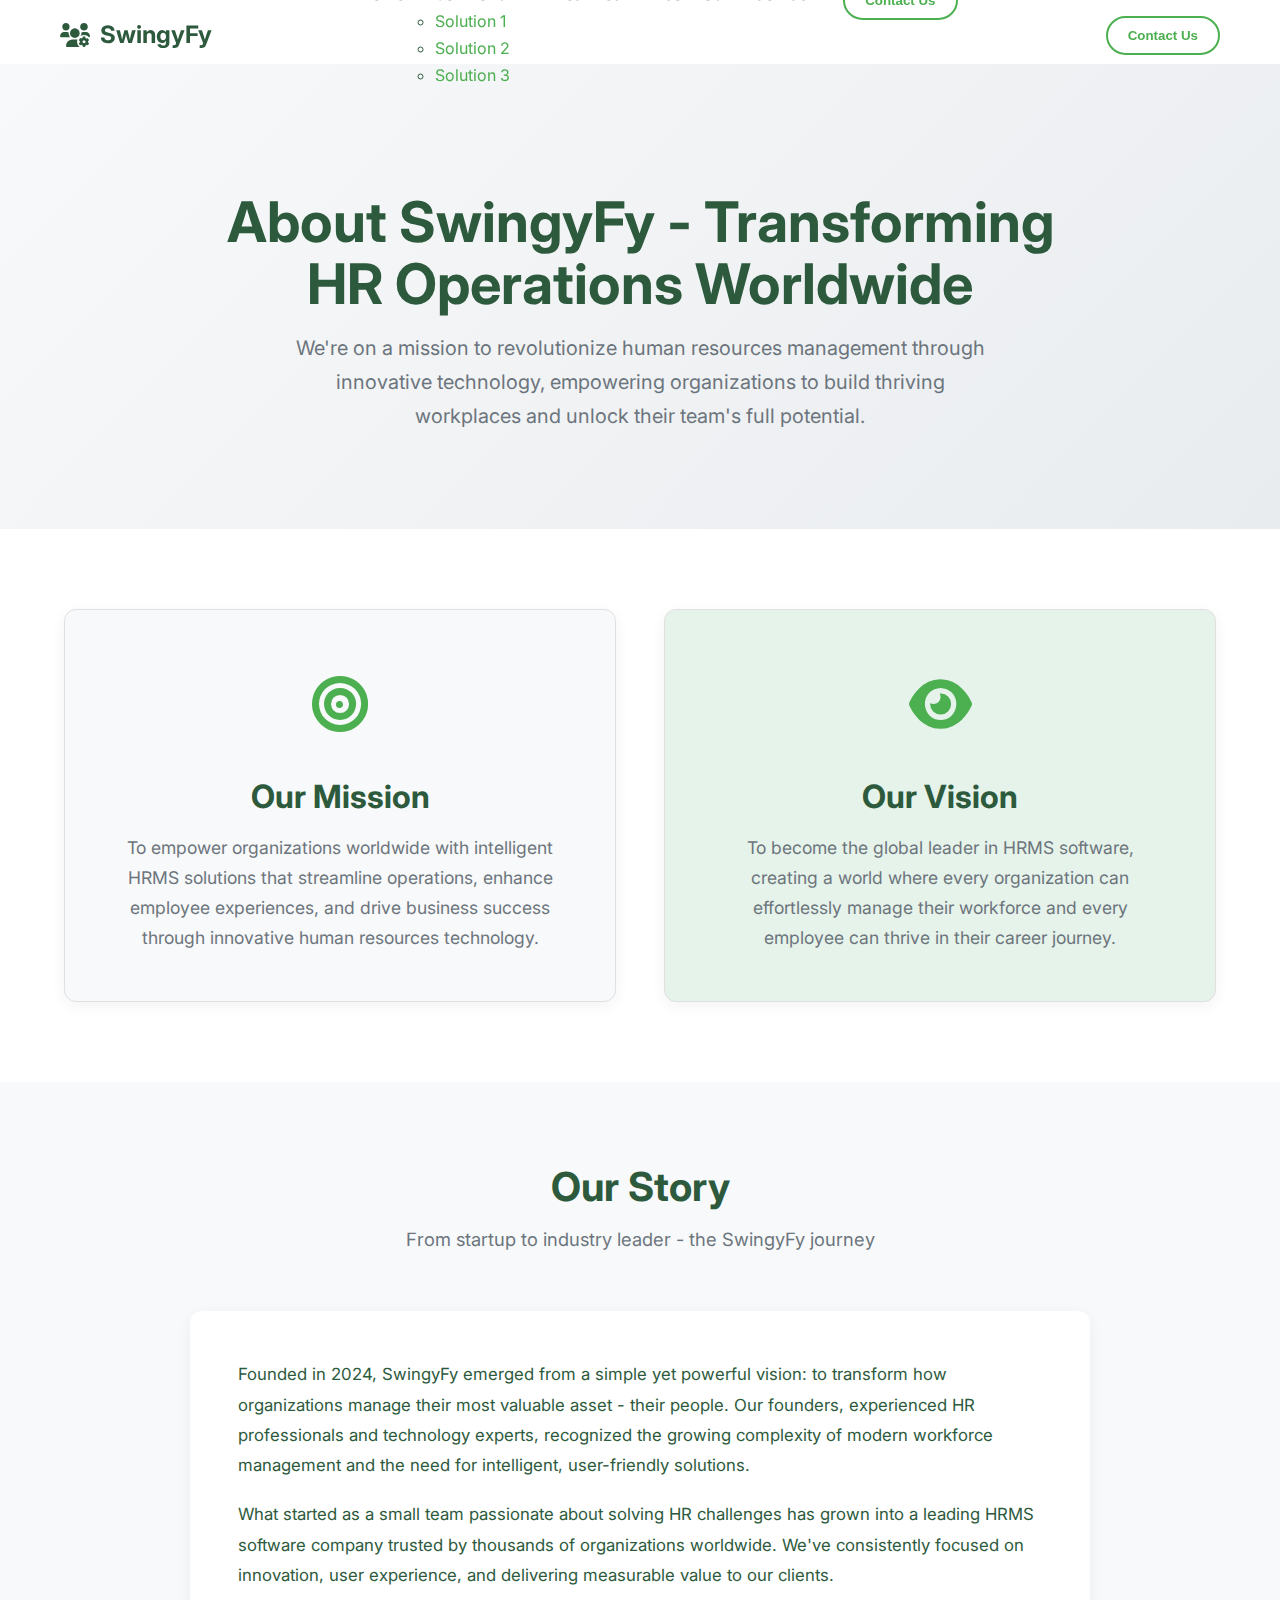
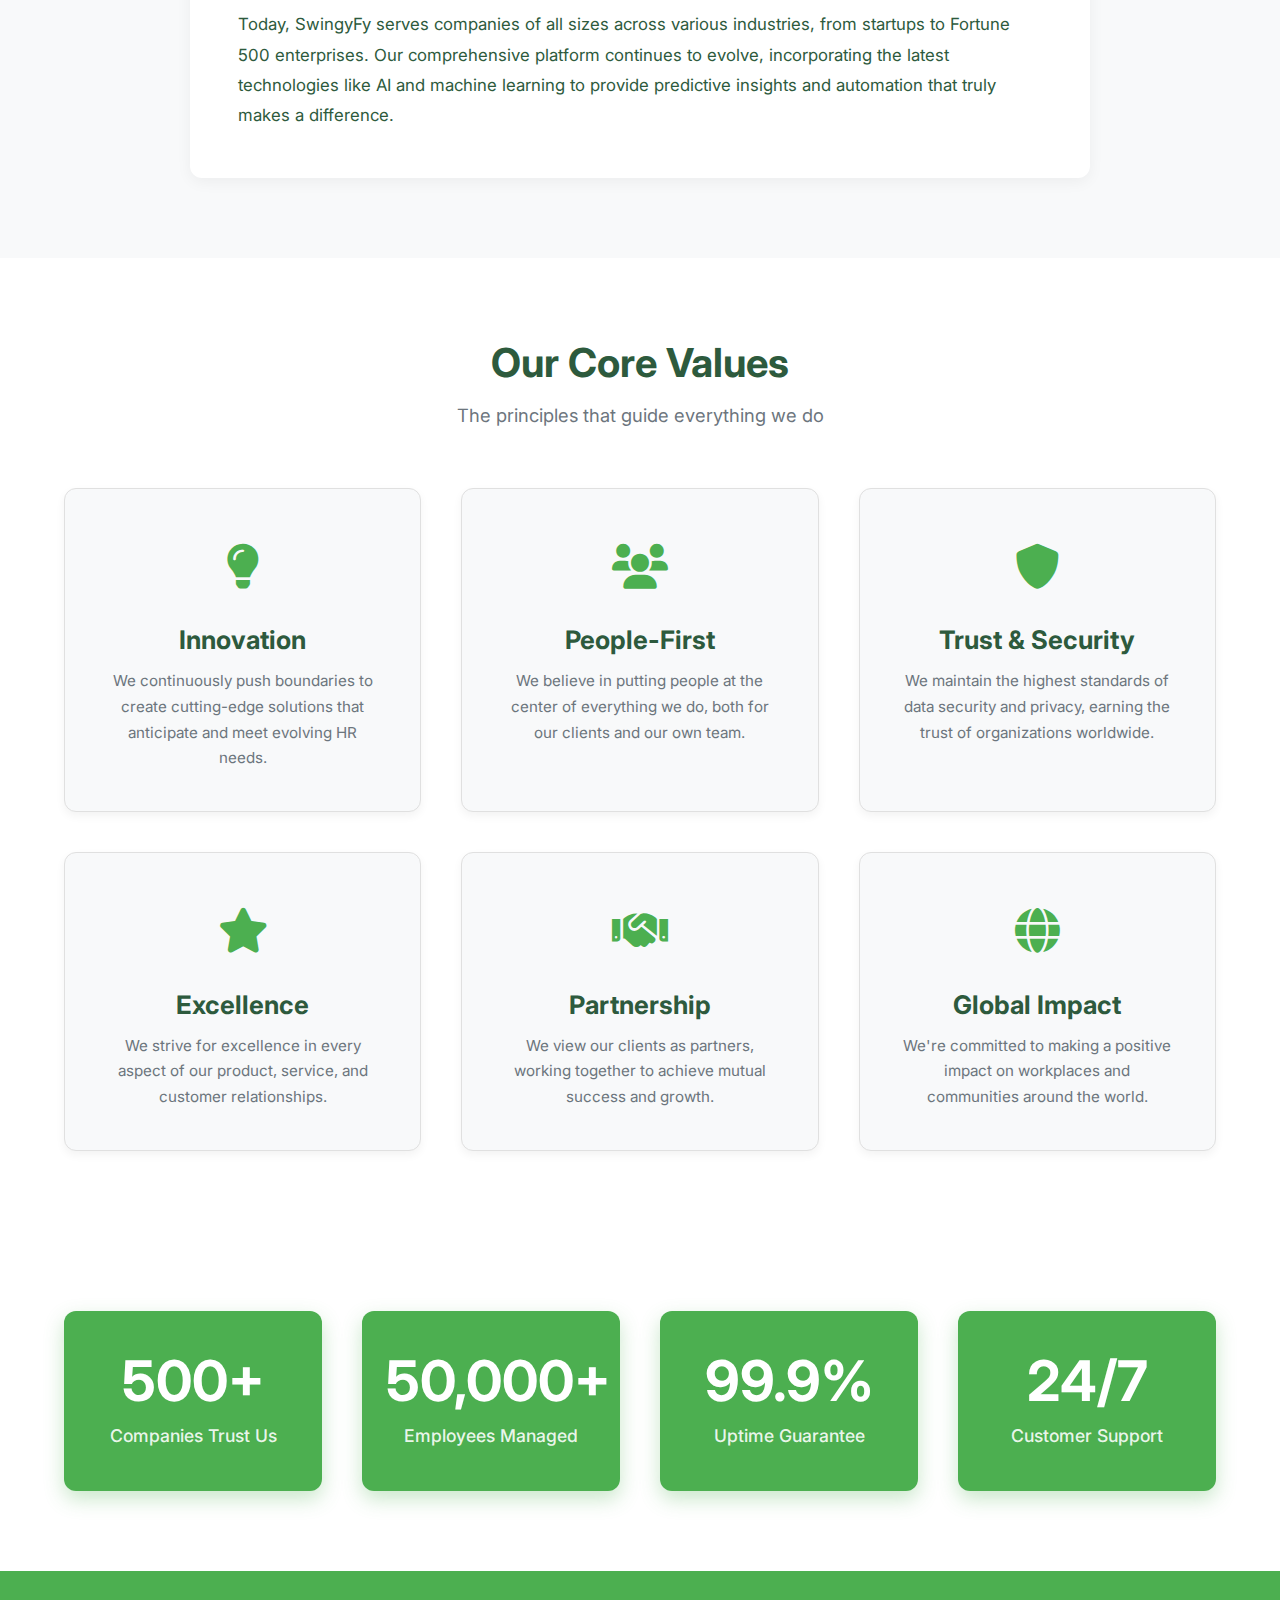
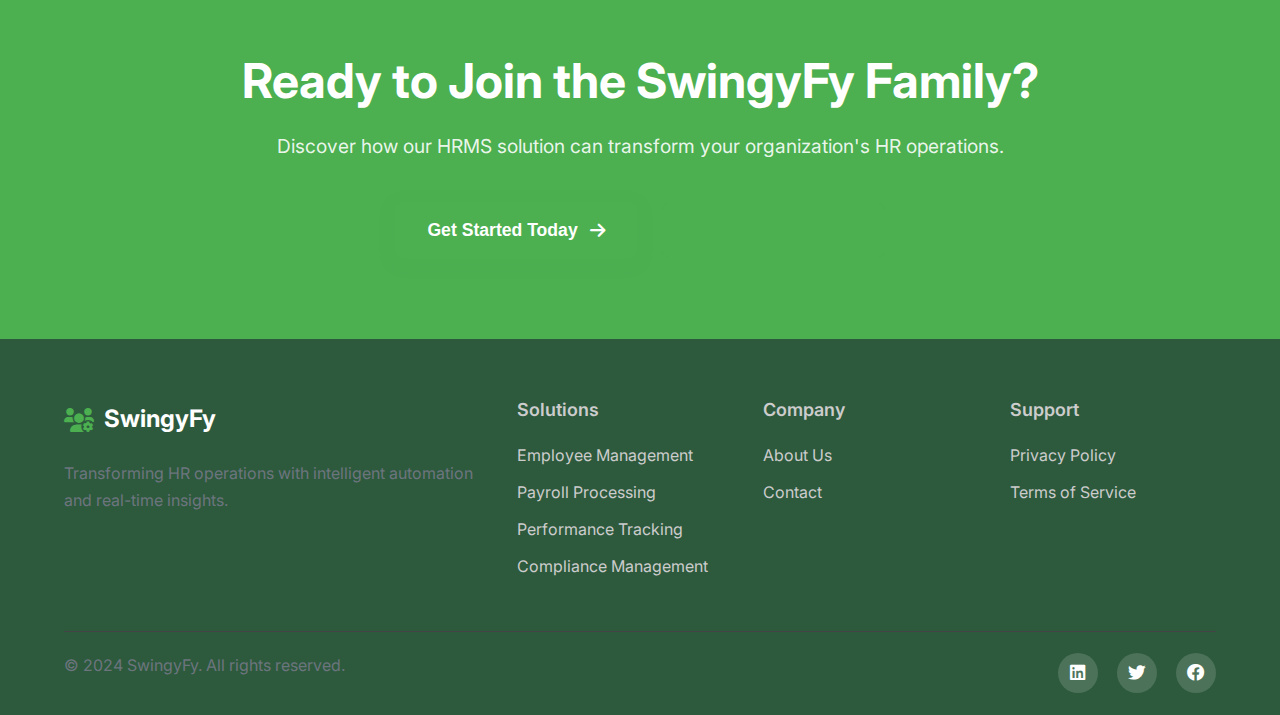
<file: about.html>
<!DOCTYPE html>
<html lang="en">
<head>
    <meta charset="UTF-8">
    <meta name="viewport" content="width=device-width, initial-scale=1.0">
    
    <!-- SEO Meta Tags -->
    <title>About SwingyFy | Leading HRMS Software Company | Our Story & Mission</title>
    <meta name="description" content="Learn about SwingyFy, the leading HRMS software company transforming HR operations worldwide. Discover our mission, values, and commitment to innovation in human resources technology.">
    <meta name="keywords" content="about SwingyFy, HRMS company, HR software company, human resources technology, HR innovation, employee management solutions">
    <meta name="author" content="SwingyFy">
    <meta name="robots" content="index, follow">
    <link rel="canonical" href="https://www.swingyfy.com/about">
    
    <!-- Open Graph Meta Tags -->
    <meta property="og:title" content="About SwingyFy | Leading HRMS Software Company">
    <meta property="og:description" content="Learn about SwingyFy, the leading HRMS software company transforming HR operations worldwide.">
    <meta property="og:type" content="website">
    <meta property="og:url" content="https://www.swingyfy.com/about">
    <meta property="og:image" content="https://www.swingyfy.com/images/about-swingyfy-og.jpg">
    <meta property="og:site_name" content="SwingyFy">
    
    <!-- Twitter Card Meta Tags -->
    <meta name="twitter:card" content="summary_large_image">
    <meta name="twitter:title" content="About SwingyFy | Leading HRMS Software Company">
    <meta name="twitter:description" content="Learn about SwingyFy, the leading HRMS software company transforming HR operations worldwide.">
    <meta name="twitter:image" content="https://www.swingyfy.com/images/about-swingyfy-twitter.jpg">
    
    <!-- Structured Data -->
    <script type="application/ld+json">
    {
        "@context": "https://schema.org",
        "@type": "AboutPage",
        "name": "About SwingyFy",
        "description": "Learn about SwingyFy, the leading HRMS software company",
        "url": "https://www.swingyfy.com/about",
        "mainEntity": {
            "@type": "Organization",
            "name": "SwingyFy",
            "foundingDate": "2024",
            "description": "Leading HRMS software provider transforming HR operations worldwide",
            "url": "https://www.swingyfy.com"
        }
    }
    </script>
    
    <link rel="stylesheet" href="about.css">
    <link href="https://fonts.googleapis.com/css2?family=Inter:wght@300;400;500;600;700&display=swap" rel="stylesheet">
    <link rel="stylesheet" href="https://cdnjs.cloudflare.com/ajax/libs/font-awesome/6.0.0/css/all.min.css">
</head>
<body>
    <!-- Navigation -->
     <nav class="navbar">
        <div class="nav-container">
            <a href="index.html" style="text-decoration: none; color: inherit;">
                <div class="nav-logo">
                    <i class="fas fa-users-cog"></i>
                    <span>SwingyFy</span>
                </div>
            </a>
            <ul class="nav-menu" id="navMenu">
                <li class="nav-item">
                    <a href="index.html" class="nav-link">Home</a>
                </li>
<li class="nav-item has-dropdown">
    <a href="#" class="nav-link dropdown-solution">
        Solutions <i class="fas fa-chevron-down dropdown-arrow"></i>
    </a>
    <ul class="dropdown-menu">
        <li><a href="#">Solution 1</a></li>
        <li><a href="#">Solution 2</a></li>
        <li><a href="#">Solution 3</a></li>
    </ul>
</li>
                <li class="nav-item">
                    <a href="#features" class="nav-link">Features</a>
                </li>
                <li class="nav-item">
                    <a href="about.html" class="nav-link">About Us</a>
                </li>
                <!-- <li class="nav-item">
                    <a href="blog.html" class="nav-link">Blog</a>
                </li> -->
                <li class="nav-item">
                    <a href="contact.html" class="nav-link">Contact</a>
                </li>
                <li class="nav-item nav-cta-mobile">
                    <button class="btn-contact" onclick="scrollToContact()">Contact Us</button>
                </li>
            </ul>
            <div class="nav-cta nav-cta-desktop">
                <button class="btn-contact" onclick="scrollToContact()">Contact Us</button>
            </div>
            <div class="hamburger">
                <span class="bar"></span>
                <span class="bar"></span>
                <span class="bar"></span>
            </div>
        </div>
    </nav>


    <!-- Hero Section -->
    <section class="page-hero">
        <div class="container">
            <div class="hero-content">
                <h1>About SwingyFy - Transforming HR Operations Worldwide</h1>
                <p>We're on a mission to revolutionize human resources management through innovative technology, empowering organizations to build thriving workplaces and unlock their team's full potential.</p>
            </div>
        </div>
    </section>

    <!-- Mission & Vision Section -->
    <section class="mission-vision">
        <div class="container">
            <div class="mission-vision-grid">
                <div class="mission-card">
                    <div class="card-icon">
                        <i class="fas fa-bullseye"></i>
                    </div>
                    <h2>Our Mission</h2>
                    <p>To empower organizations worldwide with intelligent HRMS solutions that streamline operations, enhance employee experiences, and drive business success through innovative human resources technology.</p>
                </div>
                
                <div class="vision-card">
                    <div class="card-icon">
                        <i class="fas fa-eye"></i>
                    </div>
                    <h2>Our Vision</h2>
                    <p>To become the global leader in HRMS software, creating a world where every organization can effortlessly manage their workforce and every employee can thrive in their career journey.</p>
                </div>
            </div>
        </div>
    </section>

    <!-- Company Story Section -->
    <section class="company-story">
        <div class="container">
            <div class="section-header">
                <h2>Our Story</h2>
                <p>From startup to industry leader - the SwingyFy journey</p>
            </div>
            
            <div class="story-content">
                <div class="story-text">
                    <p>Founded in 2024, SwingyFy emerged from a simple yet powerful vision: to transform how organizations manage their most valuable asset - their people. Our founders, experienced HR professionals and technology experts, recognized the growing complexity of modern workforce management and the need for intelligent, user-friendly solutions.</p>
                    
                    <p>What started as a small team passionate about solving HR challenges has grown into a leading HRMS software company trusted by thousands of organizations worldwide. We've consistently focused on innovation, user experience, and delivering measurable value to our clients.</p>
                    
                    <p>Today, SwingyFy serves companies of all sizes across various industries, from startups to Fortune 500 enterprises. Our comprehensive platform continues to evolve, incorporating the latest technologies like AI and machine learning to provide predictive insights and automation that truly makes a difference.</p>
                </div>
            </div>
        </div>
    </section>

    <!-- Values Section -->
    <section class="values">
        <div class="container">
            <div class="section-header">
                <h2>Our Core Values</h2>
                <p>The principles that guide everything we do</p>
            </div>
            
            <div class="values-grid">
                <div class="value-card">
                    <div class="value-icon">
                        <i class="fas fa-lightbulb"></i>
                    </div>
                    <h3>Innovation</h3>
                    <p>We continuously push boundaries to create cutting-edge solutions that anticipate and meet evolving HR needs.</p>
                </div>
                
                <div class="value-card">
                    <div class="value-icon">
                        <i class="fas fa-users"></i>
                    </div>
                    <h3>People-First</h3>
                    <p>We believe in putting people at the center of everything we do, both for our clients and our own team.</p>
                </div>
                
                <div class="value-card">
                    <div class="value-icon">
                        <i class="fas fa-shield-alt"></i>
                    </div>
                    <h3>Trust & Security</h3>
                    <p>We maintain the highest standards of data security and privacy, earning the trust of organizations worldwide.</p>
                </div>
                
                <div class="value-card">
                    <div class="value-icon">
                        <i class="fas fa-star"></i>
                    </div>
                    <h3>Excellence</h3>
                    <p>We strive for excellence in every aspect of our product, service, and customer relationships.</p>
                </div>
                
                <div class="value-card">
                    <div class="value-icon">
                        <i class="fas fa-handshake"></i>
                    </div>
                    <h3>Partnership</h3>
                    <p>We view our clients as partners, working together to achieve mutual success and growth.</p>
                </div>
                
                <div class="value-card">
                    <div class="value-icon">
                        <i class="fas fa-globe"></i>
                    </div>
                    <h3>Global Impact</h3>
                    <p>We're committed to making a positive impact on workplaces and communities around the world.</p>
                </div>
            </div>
        </div>
    </section>

    <!-- Team Section -->
    <!-- <section class="team">
        <div class="container">
            <div class="section-header">
                <h2>Leadership Team</h2>
                <p>Meet the visionaries driving SwingyFy forward</p>
            </div>
            
            <div class="team-grid">
                <div class="team-member">
                    <div class="member-photo">
                        <i class="fas fa-user"></i>
                    </div>
                    <h3>Sarah Johnson</h3>
                    <p class="member-title">Chief Executive Officer</p>
                    <p class="member-bio">Former VP of HR at Fortune 500 companies with 15+ years of experience in workforce transformation and technology innovation.</p>
                </div>
                
                <div class="team-member">
                    <div class="member-photo">
                        <i class="fas fa-user"></i>
                    </div>
                    <h3>Michael Chen</h3>
                    <p class="member-title">Chief Technology Officer</p>
                    <p class="member-bio">Technology veteran with expertise in AI, machine learning, and enterprise software development. Former engineering lead at major tech companies.</p>
                </div>
                
                <div class="team-member">
                    <div class="member-photo">
                        <i class="fas fa-user"></i>
                    </div>
                    <h3>Emily Rodriguez</h3>
                    <p class="member-title">Chief Product Officer</p>
                    <p class="member-bio">Product strategy expert with a passion for user experience and data-driven product development. 12+ years in SaaS product management.</p>
                </div>
                
                <div class="team-member">
                    <div class="member-photo">
                        <i class="fas fa-user"></i>
                    </div>
                    <h3>David Kim</h3>
                    <p class="member-title">Chief Revenue Officer</p>
                    <p class="member-bio">Sales and marketing leader with proven track record of scaling B2B SaaS companies from startup to market leadership.</p>
                </div>
            </div>
        </div>
    </section> -->

    <!-- Stats Section -->
    <section class="company-stats">
        <div class="container">
            <div class="stats-grid">
                <div class="stat-item">
                    <div class="stat-number">500+</div>
                    <div class="stat-label">Companies Trust Us</div>
                </div>
                
                <div class="stat-item">
                    <div class="stat-number">50,000+</div>
                    <div class="stat-label">Employees Managed</div>
                </div>
                
                <div class="stat-item">
                    <div class="stat-number">99.9%</div>
                    <div class="stat-label">Uptime Guarantee</div>
                </div>
                
                <div class="stat-item">
                    <div class="stat-number">24/7</div>
                    <div class="stat-label">Customer Support</div>
                </div>
            </div>
        </div>
    </section>

    <!-- CTA Section -->
    <section class="cta-section">
        <div class="container">
            <div class="cta-content">
                <h2>Ready to Join the SwingyFy Family?</h2>
                <p>Discover how our HRMS solution can transform your organization's HR operations.</p>
                <div class="cta-buttons">
                    <button class="btn-primary" onclick="window.location.href='contact.html'">
                        Get Started Today
                        <i class="fas fa-arrow-right"></i>
                    </button>
                    <button class="btn-secondary" onclick="window.location.href='careers.html'">
                        Join Our Team
                        <i class="fas fa-users"></i>
                    </button>
                </div>
            </div>
        </div>
    </section>

    <!-- Footer -->
    <!-- Footer -->
    <footer class="footer">
        <div class="container">
            <div class="footer-content">
                <div class="footer-section">
                    <div class="footer-logo">
                        <i class="fas fa-users-cog"></i>
                        <span>SwingyFy</span>
                    </div>
                    <p>Transforming HR operations with intelligent automation and real-time insights.</p>
                </div>
                
                <div class="footer-section">
                    <h4>Solutions</h4>
                    <ul>
                        <li><a href="employee-management.html">Employee Management</a></li>
                        <li><a href="payroll-processing.html">Payroll Processing</a></li>
                        <li><a href="performance-tracking.html">Performance Tracking</a></li>
                        <li><a href="compliance-management.html">Compliance Management</a></li>
                    </ul>
                </div>
                
                <div class="footer-section">
                    <h4>Company</h4>
                    <ul>
                        <li><a href="about.html">About Us</a></li>
                        <li><a href="contact.html">Contact</a></li>
                        <!-- <li><a href="careers.html">Careers</a></li>
                        <li><a href="blog.html">Blog</a></li> -->
                    </ul>
                </div>
                
                <div class="footer-section">
                    <h4>Support</h4>
                    <ul>
                        <!-- <li><a href="#help">Help Center</a></li>
                        <li><a href="#docs">Documentation</a></li> -->
                        <li><a href="privacy-policy.html">Privacy Policy</a></li>
                        <li><a href="terms-of-service.html">Terms of Service</a></li>
                    </ul>
                </div>
            </div>
            
            <div class="footer-bottom">
                <p>&copy; 2024 SwingyFy. All rights reserved.</p>
                <div class="social-links">
                    <a href="#"><i class="fab fa-linkedin"></i></a>
                    <a href="#"><i class="fab fa-twitter"></i></a>
                    <a href="#"><i class="fab fa-facebook"></i></a>
                </div>
            </div>
        </div>
    </footer>

    <script src="script.js"></script>
</body>
</html>
</file>
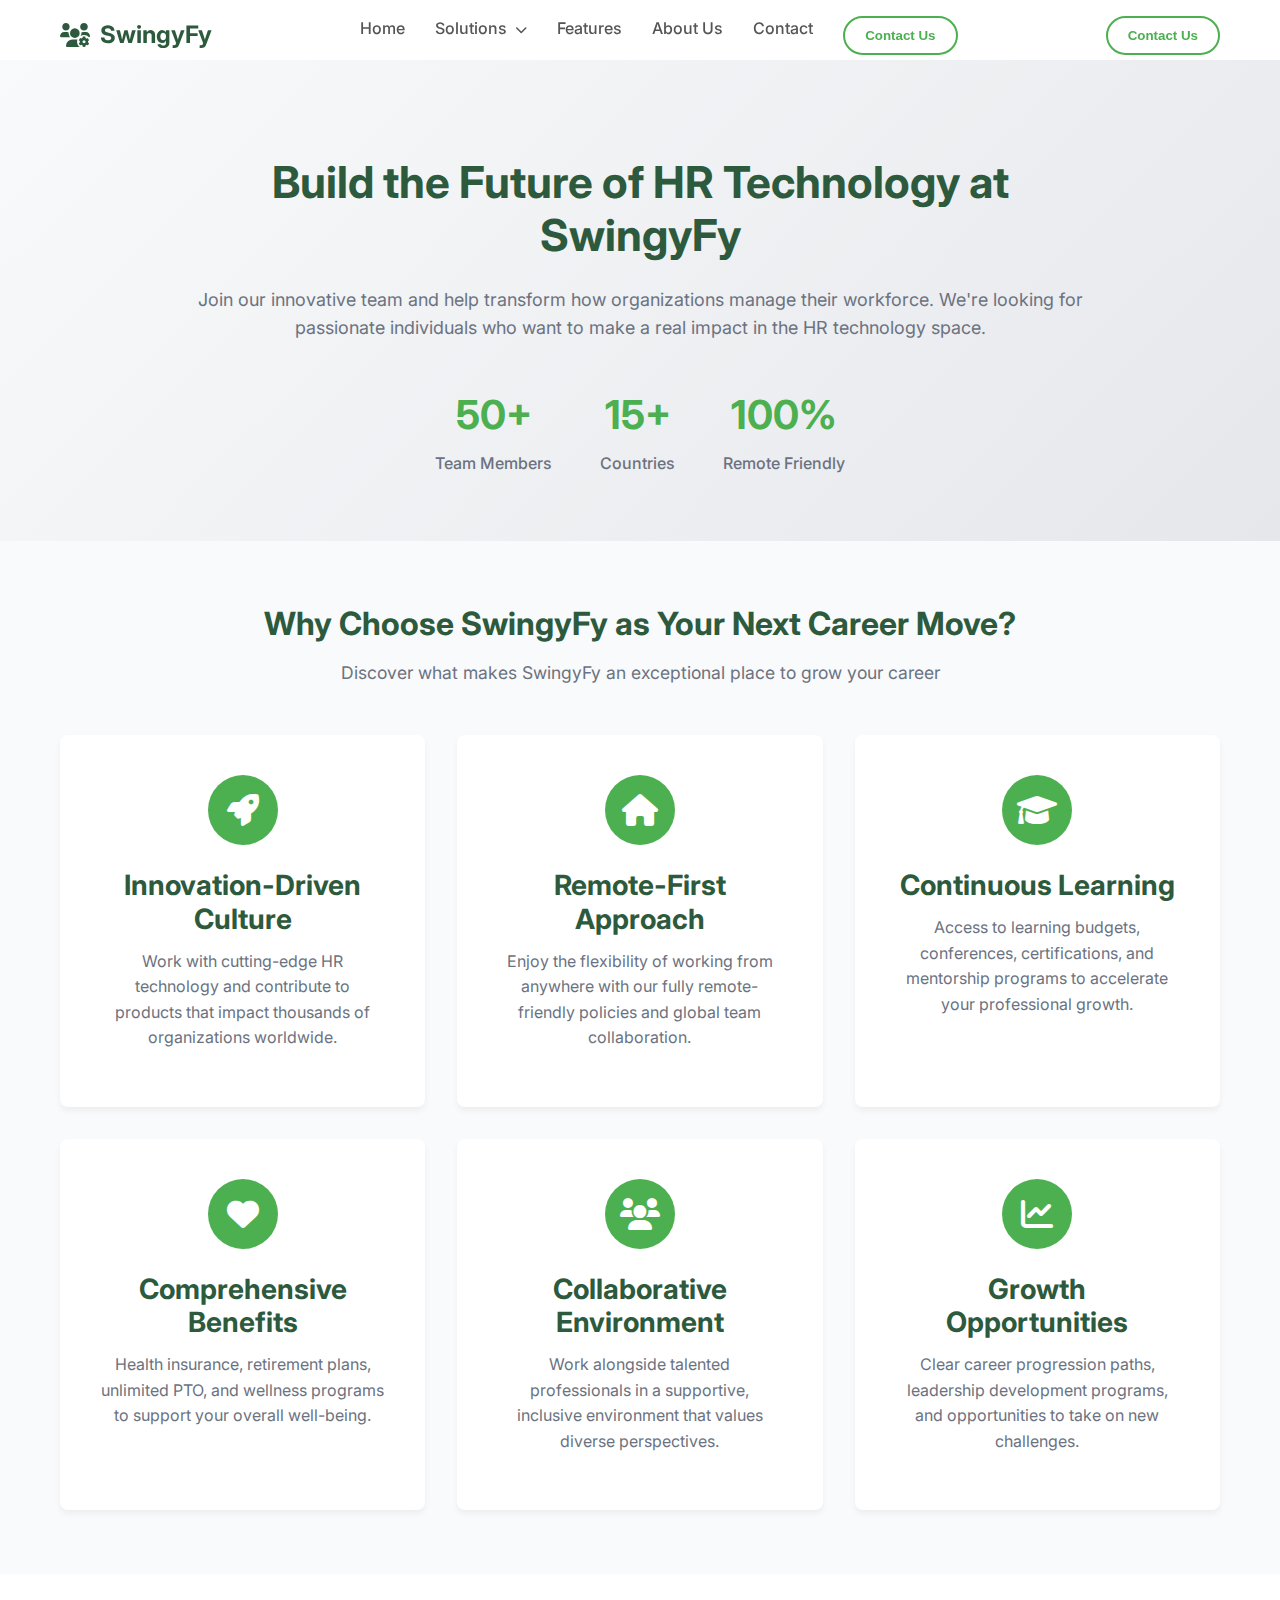
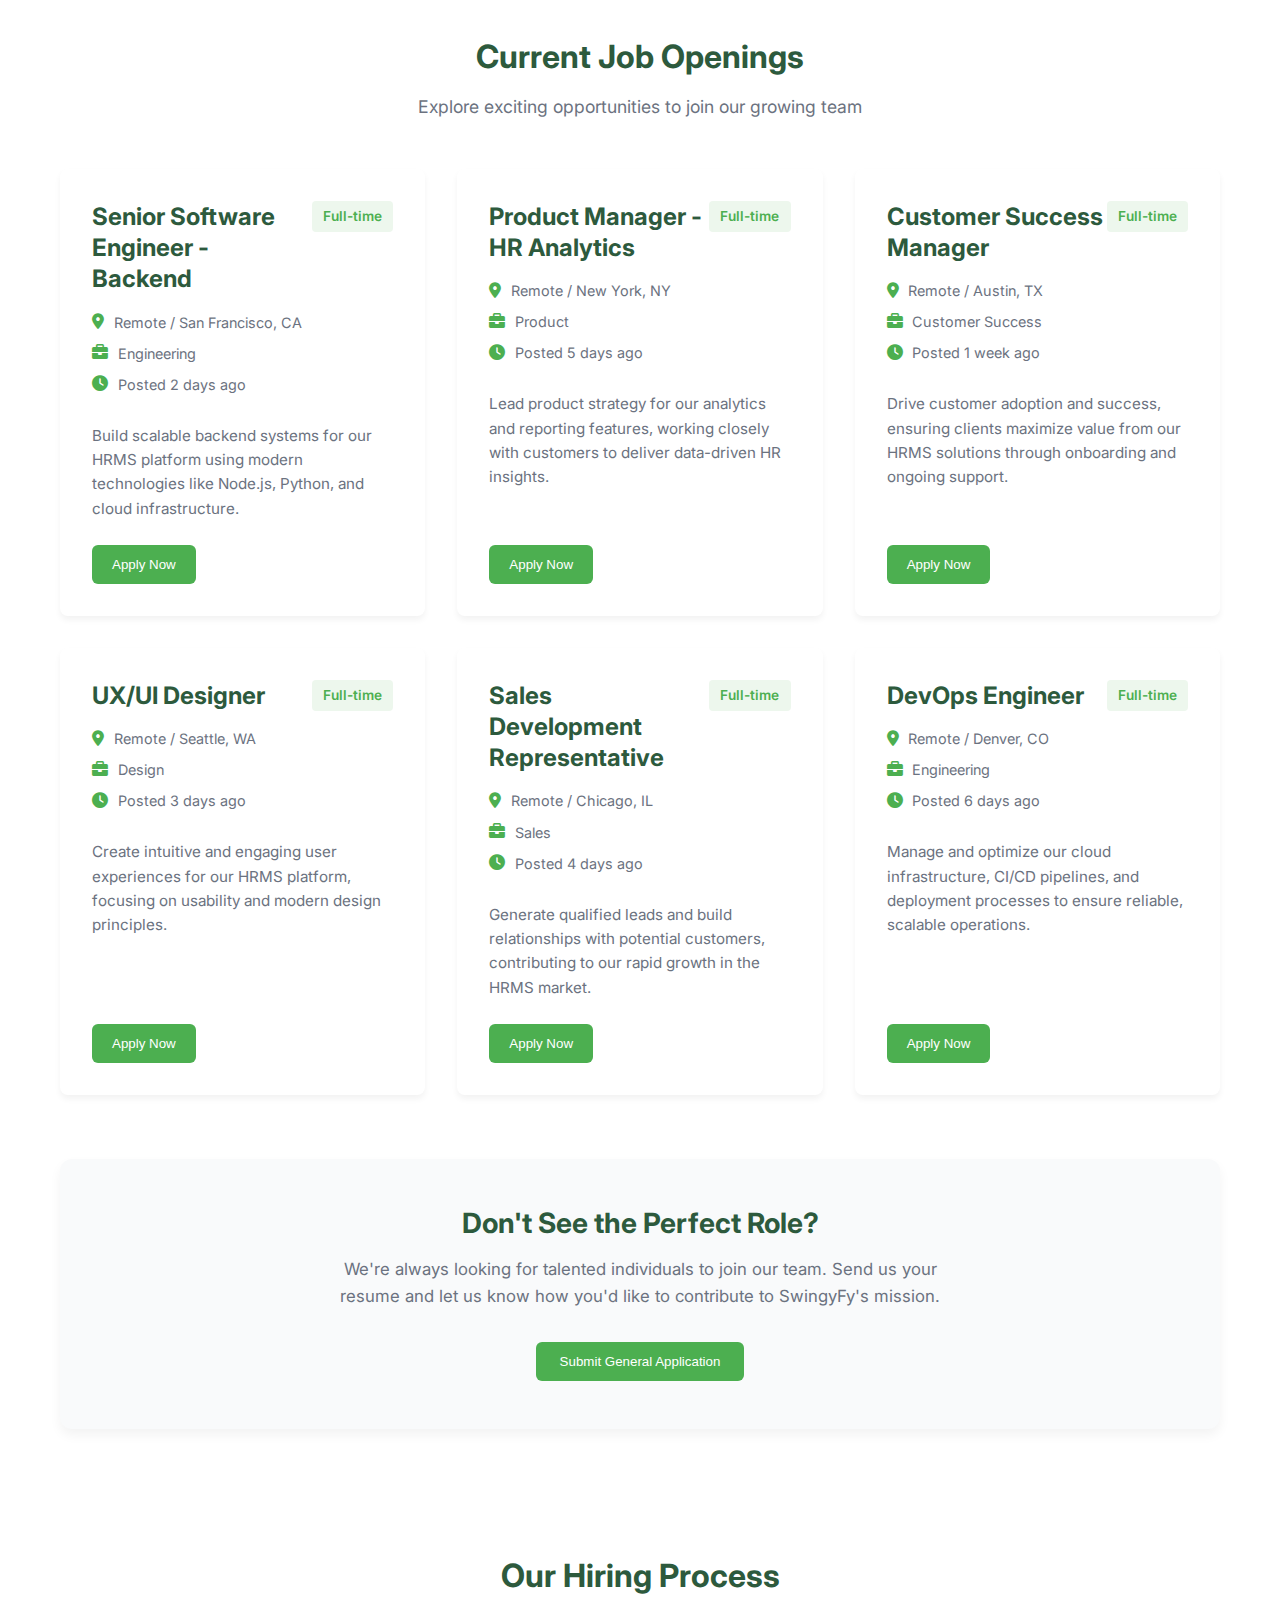
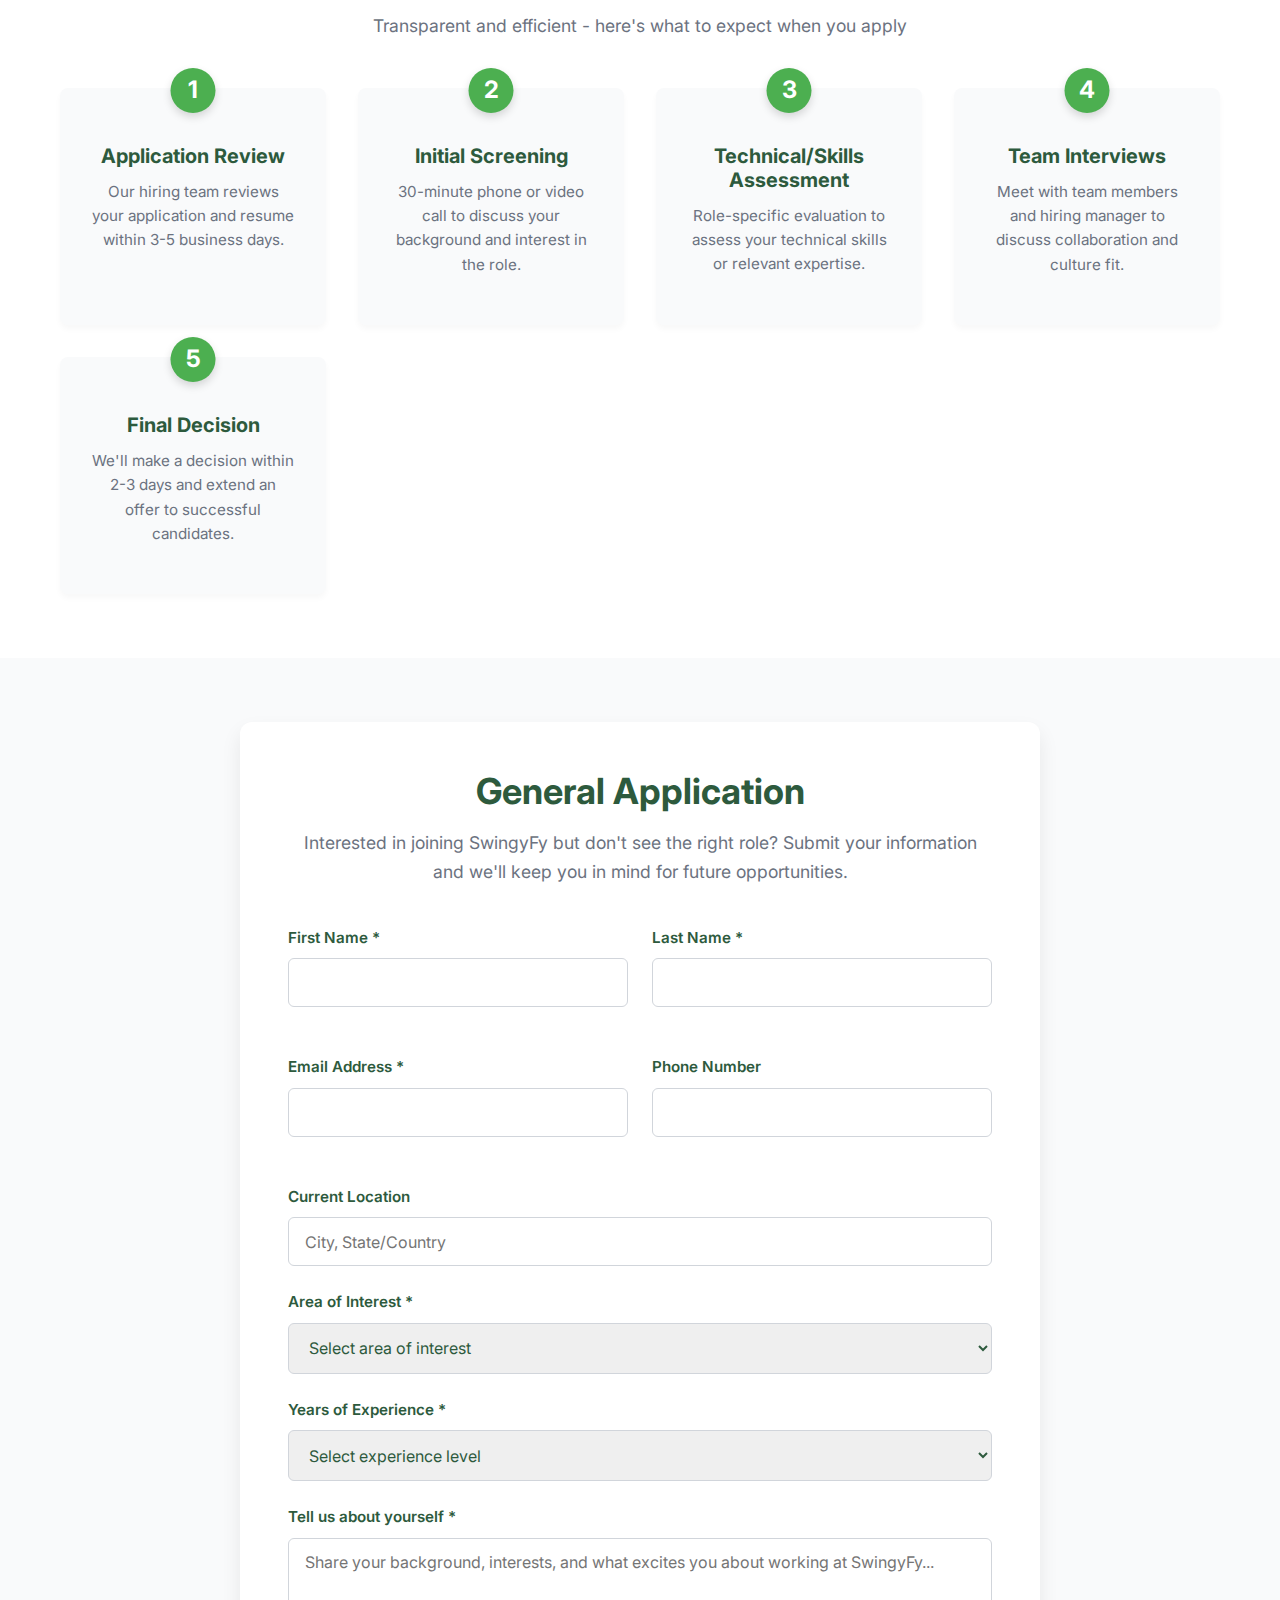
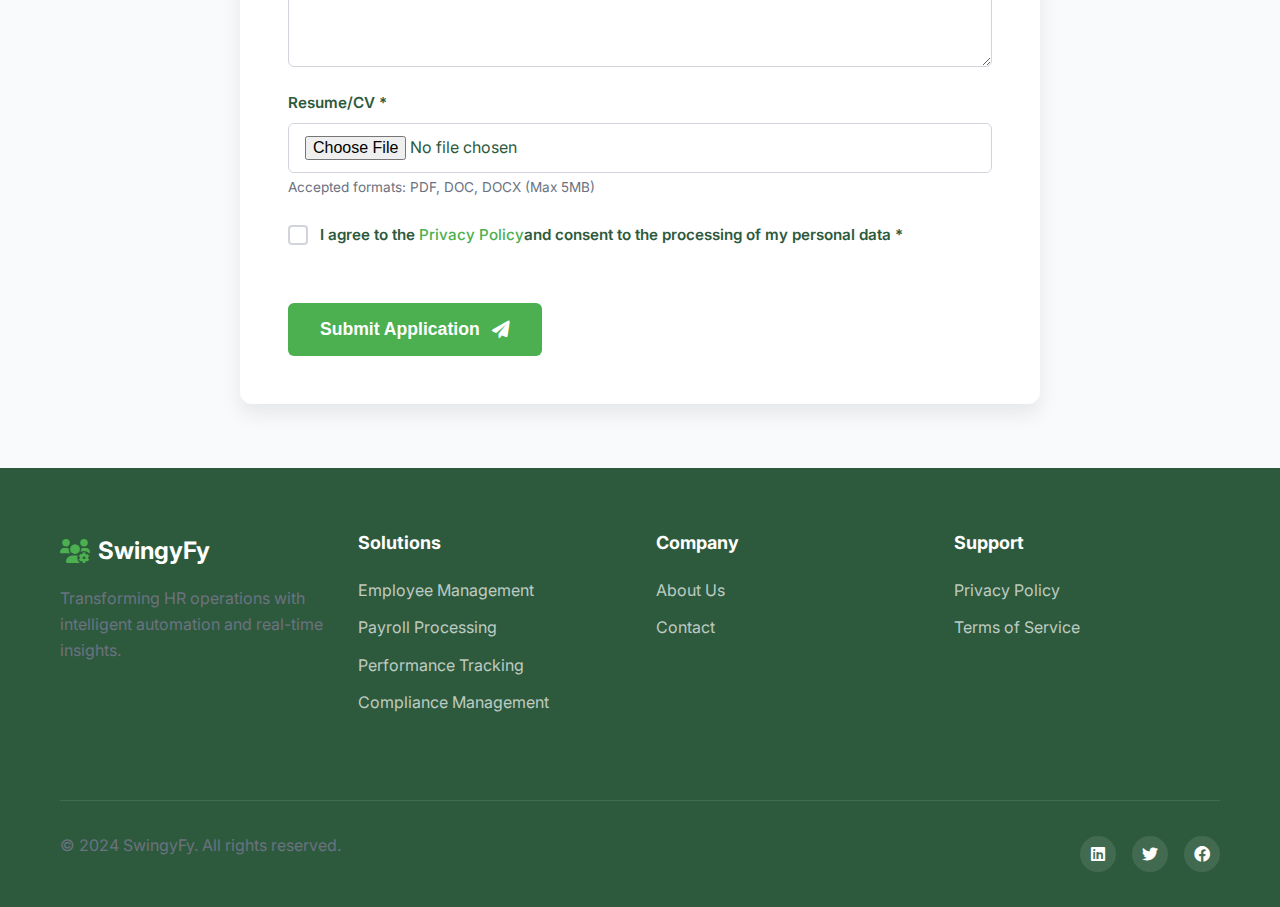
<file: careers.html>
<!DOCTYPE html>
<html lang="en">
<head>
    <meta charset="UTF-8">
    <meta name="viewport" content="width=device-width, initial-scale=1.0">
    
    <!-- SEO Meta Tags -->
    <title>Careers at SwingyFy | Join Our HRMS Team | HR Technology Jobs | Remote Work</title>
    <meta name="description" content="Join SwingyFy and shape the future of HR technology. Explore exciting career opportunities in HRMS development, sales, support, and more. Remote-friendly culture.">
    <meta name="keywords" content="SwingyFy careers, HRMS jobs, HR technology careers, software engineer jobs, remote work, HR software company jobs">
    <meta name="author" content="SwingyFy">
    <meta name="robots" content="index, follow">
    <link rel="canonical" href="https://www.swingyfy.com/careers">
    
    <!-- Open Graph Meta Tags -->
    <meta property="og:title" content="Careers at SwingyFy | Join Our HRMS Team">
    <meta property="og:description" content="Join SwingyFy and shape the future of HR technology. Explore exciting career opportunities with competitive benefits and remote-friendly culture.">
    <meta property="og:type" content="website">
    <meta property="og:url" content="https://www.swingyfy.com/careers">
    <meta property="og:image" content="https://www.swingyfy.com/images/careers-swingyfy-og.jpg">
    <meta property="og:site_name" content="SwingyFy">
    
    <!-- Twitter Card Meta Tags -->
    <meta name="twitter:card" content="summary_large_image">
    <meta name="twitter:title" content="Careers at SwingyFy | Join Our HRMS Team">
    <meta name="twitter:description" content="Join SwingyFy and shape the future of HR technology. Explore exciting career opportunities.">
    <meta name="twitter:image" content="https://www.swingyfy.com/images/careers-swingyfy-twitter.jpg">
    
    <!-- Structured Data -->
    <script type="application/ld+json">
    {
        "@context": "https://schema.org",
        "@type": "WebPage",
        "name": "Careers at SwingyFy",
        "description": "Career opportunities at SwingyFy HRMS company",
        "url": "https://www.swingyfy.com/careers",
        "breadcrumb": {
            "@type": "BreadcrumbList",
            "itemListElement": [
                {
                    "@type": "ListItem",
                    "position": 1,
                    "name": "Home",
                    "item": "https://www.swingyfy.com"
                },
                {
                    "@type": "ListItem",
                    "position": 2,
                    "name": "Careers",
                    "item": "https://www.swingyfy.com/careers"
                }
            ]
        }
    }
    </script>
    
    <link rel="stylesheet" href="career.css">
    <link href="https://fonts.googleapis.com/css2?family=Inter:wght@300;400;500;600;700&display=swap" rel="stylesheet">
    <link rel="stylesheet" href="https://cdnjs.cloudflare.com/ajax/libs/font-awesome/6.0.0/css/all.min.css">
</head>
<body>
    <!-- Navigation -->
    <nav class="navbar">
        <div class="nav-container">
            <a href="index.html" style="text-decoration: none; color: inherit;">
                <div class="nav-logo">
                    <i class="fas fa-users-cog"></i>
                    <span>SwingyFy</span>
                </div>
            </a>
            <ul class="nav-menu" id="navMenu">
                <li class="nav-item">
                    <a href="index.html" class="nav-link">Home</a>
                </li>
                <li class="nav-item has-dropdown">
                   <a href="" class="nav-link dropdown-solution">Solutions <i
                            class="fas fa-chevron-down dropdown-arrow"></i></a>
                    <div class="dropdown-menu">
                        <div class="dropdown-content">
                            <ul>
                                <li><a href="employee-management.html">Employee Management</a></li>
                                <li><a href="payroll-processing.html">Payroll Processing</a></li>
                                <li><a href="performance-tracking.html">Performance Tracking</a></li>
                                <li><a href="compliance-management.html">Compliance Management</a></li>
                            </ul>
                        </div>
                    </div>
                </li>
                <li class="nav-item">
                    <a href="#features" class="nav-link">Features</a>
                </li>
                <li class="nav-item">
                    <a href="about.html" class="nav-link">About Us</a>
                </li>
                <!-- <li class="nav-item">
                    <a href="blog.html" class="nav-link">Blog</a>
                </li> -->
                <li class="nav-item">
                    <a href="contact.html" class="nav-link">Contact</a>
                </li>
                <li class="nav-item nav-cta-mobile">
                    <button class="btn-contact" onclick="scrollToContact()">Contact Us</button>
                </li>
            </ul>
            <div class="nav-cta nav-cta-desktop">
                <button class="btn-contact" onclick="scrollToContact()">Contact Us</button>
            </div>
            <div class="hamburger">
                <span class="bar"></span>
                <span class="bar"></span>
                <span class="bar"></span>
            </div>
        </div>
    </nav>

    <!-- Hero Section -->
    <section class="page-hero">
        <div class="container">
            <div class="hero-content">
                <h1>Build the Future of HR Technology at SwingyFy</h1>
                <p>Join our innovative team and help transform how organizations manage their workforce. We're looking for passionate individuals who want to make a real impact in the HR technology space.</p>
                <div class="hero-stats">
                    <div class="stat">
                        <span class="stat-number">50+</span>
                        <span class="stat-label">Team Members</span>
                    </div>
                    <div class="stat">
                        <span class="stat-number">15+</span>
                        <span class="stat-label">Countries</span>
                    </div>
                    <div class="stat">
                        <span class="stat-number">100%</span>
                        <span class="stat-label">Remote Friendly</span>
                    </div>
                </div>
            </div>
        </div>
    </section>

    <!-- Why Work With Us Section -->
    <section class="why-work-with-us">
        <div class="container">
            <div class="section-header">
                <h2>Why Choose SwingyFy as Your Next Career Move?</h2>
                <p>Discover what makes SwingyFy an exceptional place to grow your career</p>
            </div>
            
            <div class="benefits-grid">
                <div class="benefit-card">
                    <div class="benefit-icon">
                        <i class="fas fa-rocket"></i>
                    </div>
                    <h3>Innovation-Driven Culture</h3>
                    <p>Work with cutting-edge HR technology and contribute to products that impact thousands of organizations worldwide.</p>
                </div>
                
                <div class="benefit-card">
                    <div class="benefit-icon">
                        <i class="fas fa-home"></i>
                    </div>
                    <h3>Remote-First Approach</h3>
                    <p>Enjoy the flexibility of working from anywhere with our fully remote-friendly policies and global team collaboration.</p>
                </div>
                
                <div class="benefit-card">
                    <div class="benefit-icon">
                        <i class="fas fa-graduation-cap"></i>
                    </div>
                    <h3>Continuous Learning</h3>
                    <p>Access to learning budgets, conferences, certifications, and mentorship programs to accelerate your professional growth.</p>
                </div>
                
                <div class="benefit-card">
                    <div class="benefit-icon">
                        <i class="fas fa-heart"></i>
                    </div>
                    <h3>Comprehensive Benefits</h3>
                    <p>Health insurance, retirement plans, unlimited PTO, and wellness programs to support your overall well-being.</p>
                </div>
                
                <div class="benefit-card">
                    <div class="benefit-icon">
                        <i class="fas fa-users"></i>
                    </div>
                    <h3>Collaborative Environment</h3>
                    <p>Work alongside talented professionals in a supportive, inclusive environment that values diverse perspectives.</p>
                </div>
                
                <div class="benefit-card">
                    <div class="benefit-icon">
                        <i class="fas fa-chart-line"></i>
                    </div>
                    <h3>Growth Opportunities</h3>
                    <p>Clear career progression paths, leadership development programs, and opportunities to take on new challenges.</p>
                </div>
            </div>
        </div>
    </section>

    <!-- Open Positions Section -->
    <section class="open-positions">
        <div class="container">
            <div class="section-header">
                <h2>Current Job Openings</h2>
                <p>Explore exciting opportunities to join our growing team</p>
            </div>
            
            <div class="positions-grid">
                <div class="position-card">
                    <div class="position-header">
                        <h3>Senior Software Engineer - Backend</h3>
                        <span class="position-type">Full-time</span>
                    </div>
                    <div class="position-details">
                        <p><i class="fas fa-map-marker-alt"></i> Remote / San Francisco, CA</p>
                        <p><i class="fas fa-briefcase"></i> Engineering</p>
                        <p><i class="fas fa-clock"></i> Posted 2 days ago</p>
                    </div>
                    <p class="position-description">Build scalable backend systems for our HRMS platform using modern technologies like Node.js, Python, and cloud infrastructure.</p>
                    <button class="btn-apply">Apply Now</button>
                </div>
                
                <div class="position-card">
                    <div class="position-header">
                        <h3>Product Manager - HR Analytics</h3>
                        <span class="position-type">Full-time</span>
                    </div>
                    <div class="position-details">
                        <p><i class="fas fa-map-marker-alt"></i> Remote / New York, NY</p>
                        <p><i class="fas fa-briefcase"></i> Product</p>
                        <p><i class="fas fa-clock"></i> Posted 5 days ago</p>
                    </div>
                    <p class="position-description">Lead product strategy for our analytics and reporting features, working closely with customers to deliver data-driven HR insights.</p>
                    <button class="btn-apply">Apply Now</button>
                </div>
                
                <div class="position-card">
                    <div class="position-header">
                        <h3>Customer Success Manager</h3>
                        <span class="position-type">Full-time</span>
                    </div>
                    <div class="position-details">
                        <p><i class="fas fa-map-marker-alt"></i> Remote / Austin, TX</p>
                        <p><i class="fas fa-briefcase"></i> Customer Success</p>
                        <p><i class="fas fa-clock"></i> Posted 1 week ago</p>
                    </div>
                    <p class="position-description">Drive customer adoption and success, ensuring clients maximize value from our HRMS solutions through onboarding and ongoing support.</p>
                    <button class="btn-apply">Apply Now</button>
                </div>
                
                <div class="position-card">
                    <div class="position-header">
                        <h3>UX/UI Designer</h3>
                        <span class="position-type">Full-time</span>
                    </div>
                    <div class="position-details">
                        <p><i class="fas fa-map-marker-alt"></i> Remote / Seattle, WA</p>
                        <p><i class="fas fa-briefcase"></i> Design</p>
                        <p><i class="fas fa-clock"></i> Posted 3 days ago</p>
                    </div>
                    <p class="position-description">Create intuitive and engaging user experiences for our HRMS platform, focusing on usability and modern design principles.</p>
                    <button class="btn-apply">Apply Now</button>
                </div>
                
                <div class="position-card">
                    <div class="position-header">
                        <h3>Sales Development Representative</h3>
                        <span class="position-type">Full-time</span>
                    </div>
                    <div class="position-details">
                        <p><i class="fas fa-map-marker-alt"></i> Remote / Chicago, IL</p>
                        <p><i class="fas fa-briefcase"></i> Sales</p>
                        <p><i class="fas fa-clock"></i> Posted 4 days ago</p>
                    </div>
                    <p class="position-description">Generate qualified leads and build relationships with potential customers, contributing to our rapid growth in the HRMS market.</p>
                    <button class="btn-apply">Apply Now</button>
                </div>
                
                <div class="position-card">
                    <div class="position-header">
                        <h3>DevOps Engineer</h3>
                        <span class="position-type">Full-time</span>
                    </div>
                    <div class="position-details">
                        <p><i class="fas fa-map-marker-alt"></i> Remote / Denver, CO</p>
                        <p><i class="fas fa-briefcase"></i> Engineering</p>
                        <p><i class="fas fa-clock"></i> Posted 6 days ago</p>
                    </div>
                    <p class="position-description">Manage and optimize our cloud infrastructure, CI/CD pipelines, and deployment processes to ensure reliable, scalable operations.</p>
                    <button class="btn-apply">Apply Now</button>
                </div>
            </div>
            
            <div class="no-position-match">
                <h3>Don't See the Perfect Role?</h3>
                <p>We're always looking for talented individuals to join our team. Send us your resume and let us know how you'd like to contribute to SwingyFy's mission.</p>
                <button class="btn-primary" onclick="window.location.href='#general-application'">Submit General Application</button>
            </div>
        </div>
    </section>

    <!-- Application Process Section -->
    <section class="application-process">
        <div class="container">
            <div class="section-header">
                <h2>Our Hiring Process</h2>
                <p>Transparent and efficient - here's what to expect when you apply</p>
            </div>
            
            <div class="process-steps">
                <div class="process-step">
                    <div class="step-number">1</div>
                    <h3>Application Review</h3>
                    <p>Our hiring team reviews your application and resume within 3-5 business days.</p>
                </div>
                
                <div class="process-step">
                    <div class="step-number">2</div>
                    <h3>Initial Screening</h3>
                    <p>30-minute phone or video call to discuss your background and interest in the role.</p>
                </div>
                
                <div class="process-step">
                    <div class="step-number">3</div>
                    <h3>Technical/Skills Assessment</h3>
                    <p>Role-specific evaluation to assess your technical skills or relevant expertise.</p>
                </div>
                
                <div class="process-step">
                    <div class="step-number">4</div>
                    <h3>Team Interviews</h3>
                    <p>Meet with team members and hiring manager to discuss collaboration and culture fit.</p>
                </div>
                
                <div class="process-step">
                    <div class="step-number">5</div>
                    <h3>Final Decision</h3>
                    <p>We'll make a decision within 2-3 days and extend an offer to successful candidates.</p>
                </div>
            </div>
        </div>
    </section>

    <!-- General Application Form -->
    <section id="general-application" class="general-application">
        <div class="container">
            <div class="form-container">
                <div class="form-header">
                    <h2>General Application</h2>
                    <p>Interested in joining SwingyFy but don't see the right role? Submit your information and we'll keep you in mind for future opportunities.</p>
                </div>
                
                <form class="application-form" id="generalApplicationForm" action="#" method="POST">
                    <div class="form-row">
                        <div class="form-group">
                            <label for="appFirstName">First Name *</label>
                            <input type="text" id="appFirstName" name="appFirstName" required>
                        </div>
                        <div class="form-group">
                            <label for="appLastName">Last Name *</label>
                            <input type="text" id="appLastName" name="appLastName" required>
                        </div>
                    </div>
                    
                    <div class="form-row">
                        <div class="form-group">
                            <label for="appEmail">Email Address *</label>
                            <input type="email" id="appEmail" name="appEmail" required>
                        </div>
                        <div class="form-group">
                            <label for="appPhone">Phone Number</label>
                            <input type="tel" id="appPhone" name="appPhone">
                        </div>
                    </div>
                    
                    <div class="form-group">
                        <label for="appLocation">Current Location</label>
                        <input type="text" id="appLocation" name="appLocation" placeholder="City, State/Country">
                    </div>
                    
                    <div class="form-group">
                        <label for="appInterest">Area of Interest *</label>
                        <select id="appInterest" name="appInterest" required>
                            <option value="">Select area of interest</option>
                            <option value="engineering">Engineering</option>
                            <option value="product">Product Management</option>
                            <option value="design">Design</option>
                            <option value="sales">Sales</option>
                            <option value="marketing">Marketing</option>
                            <option value="customer-success">Customer Success</option>
                            <option value="operations">Operations</option>
                            <option value="finance">Finance</option>
                            <option value="hr">Human Resources</option>
                            <option value="other">Other</option>
                        </select>
                    </div>
                    
                    <div class="form-group">
                        <label for="appExperience">Years of Experience *</label>
                        <select id="appExperience" name="appExperience" required>
                            <option value="">Select experience level</option>
                            <option value="0-1">0-1 years</option>
                            <option value="2-3">2-3 years</option>
                            <option value="4-6">4-6 years</option>
                            <option value="7-10">7-10 years</option>
                            <option value="10+">10+ years</option>
                        </select>
                    </div>
                    
                    <div class="form-group">
                        <label for="appMessage">Tell us about yourself *</label>
                        <textarea id="appMessage" name="appMessage" rows="5" placeholder="Share your background, interests, and what excites you about working at SwingyFy..." required></textarea>
                    </div>
                    
                    <div class="form-group">
                        <label for="appResume">Resume/CV *</label>
                        <input type="file" id="appResume" name="appResume" accept=".pdf,.doc,.docx" required>
                        <small>Accepted formats: PDF, DOC, DOCX (Max 5MB)</small>
                    </div>
                    
                    <div class="form-group checkbox-group">
                        <label class="checkbox-label">
                            <input type="checkbox" id="appPrivacy" name="appPrivacy" required>
                            <span class="checkmark"></span>
                            I agree to the <a href="privacy-policy.html" target="_blank">Privacy Policy</a> and consent to the processing of my personal data *
                        </label>
                    </div>
                    
                    <button type="submit" class="btn-submit">
                        Submit Application
                        <i class="fas fa-paper-plane"></i>
                    </button>
                </form>
            </div>
        </div>
    </section>

    <!-- Footer -->
    <footer class="footer">
        <div class="container">
            <div class="footer-content">
                <div class="footer-section">
                    <div class="footer-logo">
                        <i class="fas fa-users-cog"></i>
                        <span>SwingyFy</span>
                    </div>
                    <p>Transforming HR operations with intelligent automation and real-time insights.</p>
                </div>
                
                <div class="footer-section">
                    <h4>Solutions</h4>
                    <ul>
                        <li><a href="employee-management.html">Employee Management</a></li>
                        <li><a href="payroll-processing.html">Payroll Processing</a></li>
                        <li><a href="performance-tracking.html">Performance Tracking</a></li>
                        <li><a href="compliance-management.html">Compliance Management</a></li>
                    </ul>
                </div>
                
                <div class="footer-section">
                    <h4>Company</h4>
                    <ul>
                        <li><a href="about.html">About Us</a></li>
                        <li><a href="contact.html">Contact</a></li>
                        <!-- <li><a href="careers.html">Careers</a></li>
                        <li><a href="blog.html">Blog</a></li> -->
                    </ul>
                </div>
                
                <div class="footer-section">
                    <h4>Support</h4>
                    <ul>
                        <!-- <li><a href="help-center.html">Help Center</a></li>
                        <li><a href="documentation.html">Documentation</a></li> -->
                        <li><a href="privacy-policy.html">Privacy Policy</a></li>
                        <li><a href="terms-of-service.html">Terms of Service</a></li>
                    </ul>
                </div>
            </div>
            
            <div class="footer-bottom">
                <p>&copy; 2024 SwingyFy. All rights reserved.</p>
                <div class="social-links">
                    <a href="#"><i class="fab fa-linkedin"></i></a>
                    <a href="#"><i class="fab fa-twitter"></i></a>
                    <a href="#"><i class="fab fa-facebook"></i></a>
                </div>
            </div>
        </div>
    </footer>

    <script src="script.js"></script>
</body>
</html>
</file>
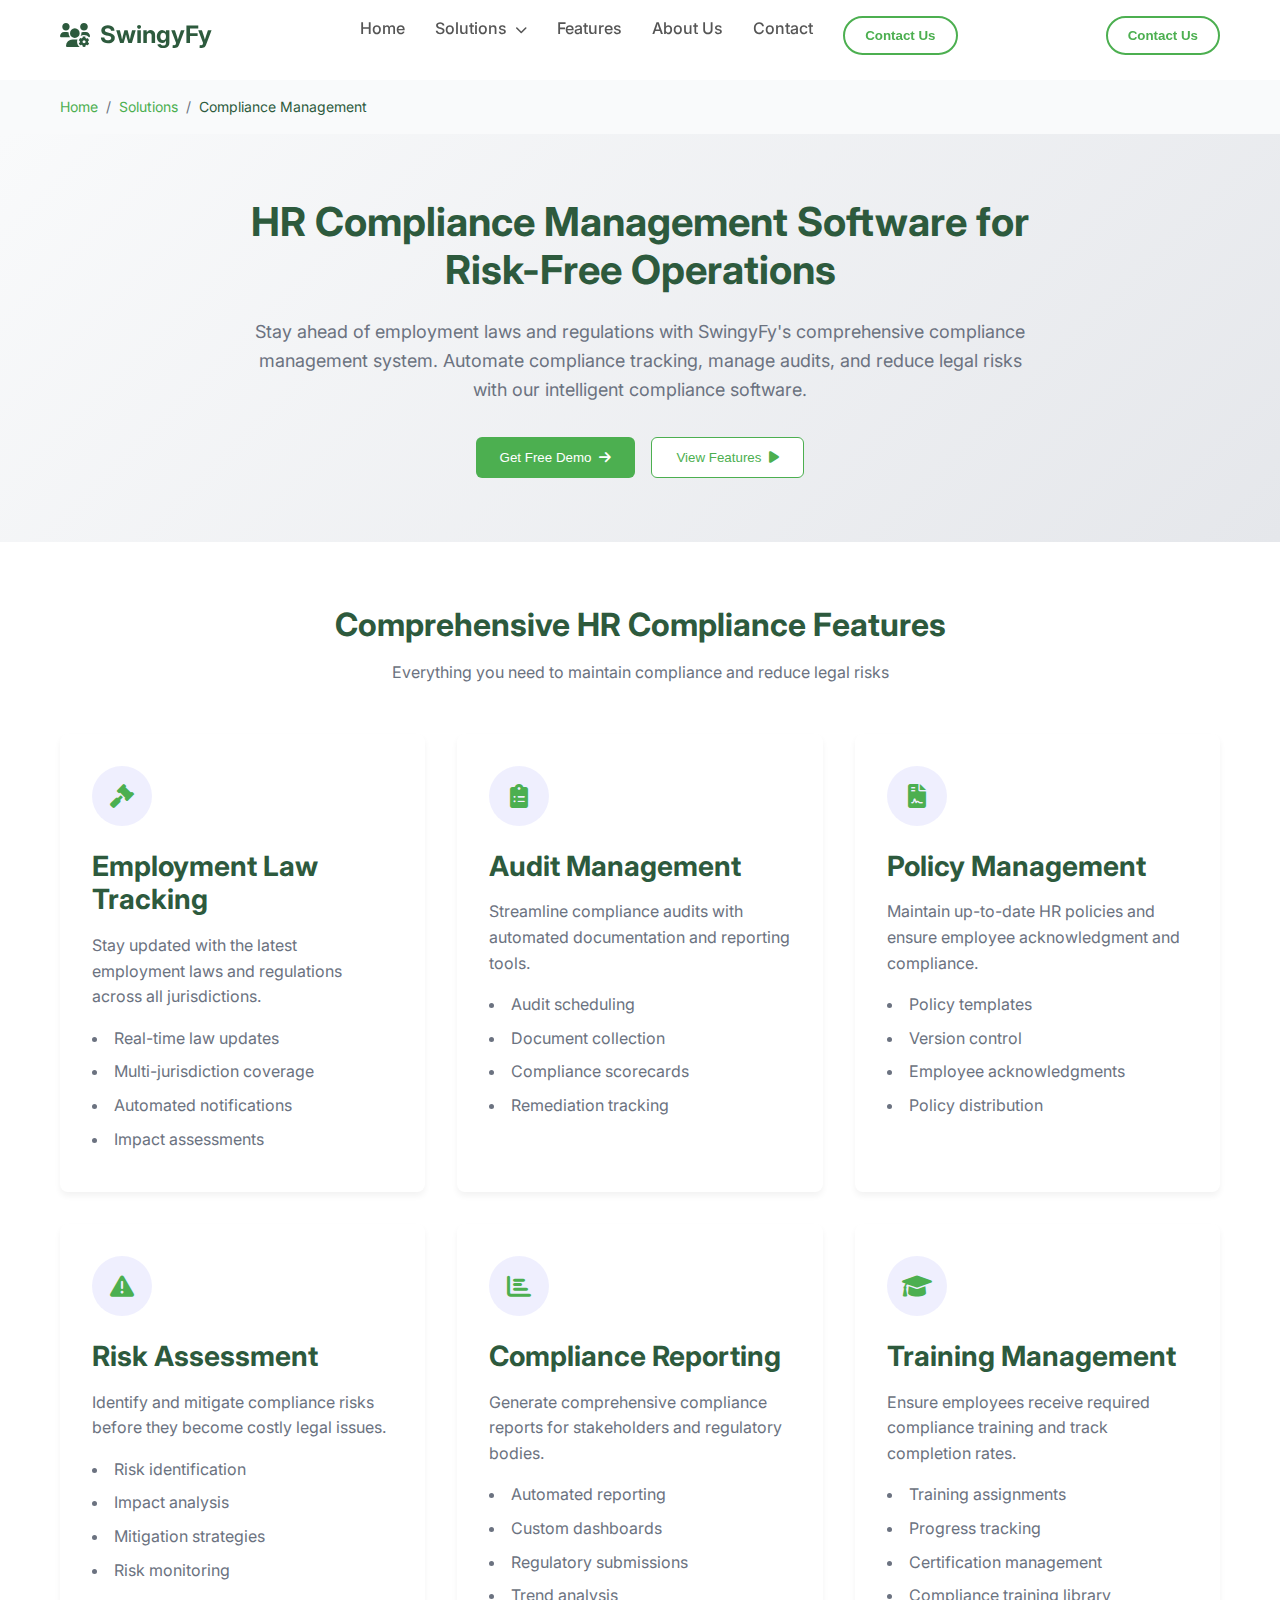
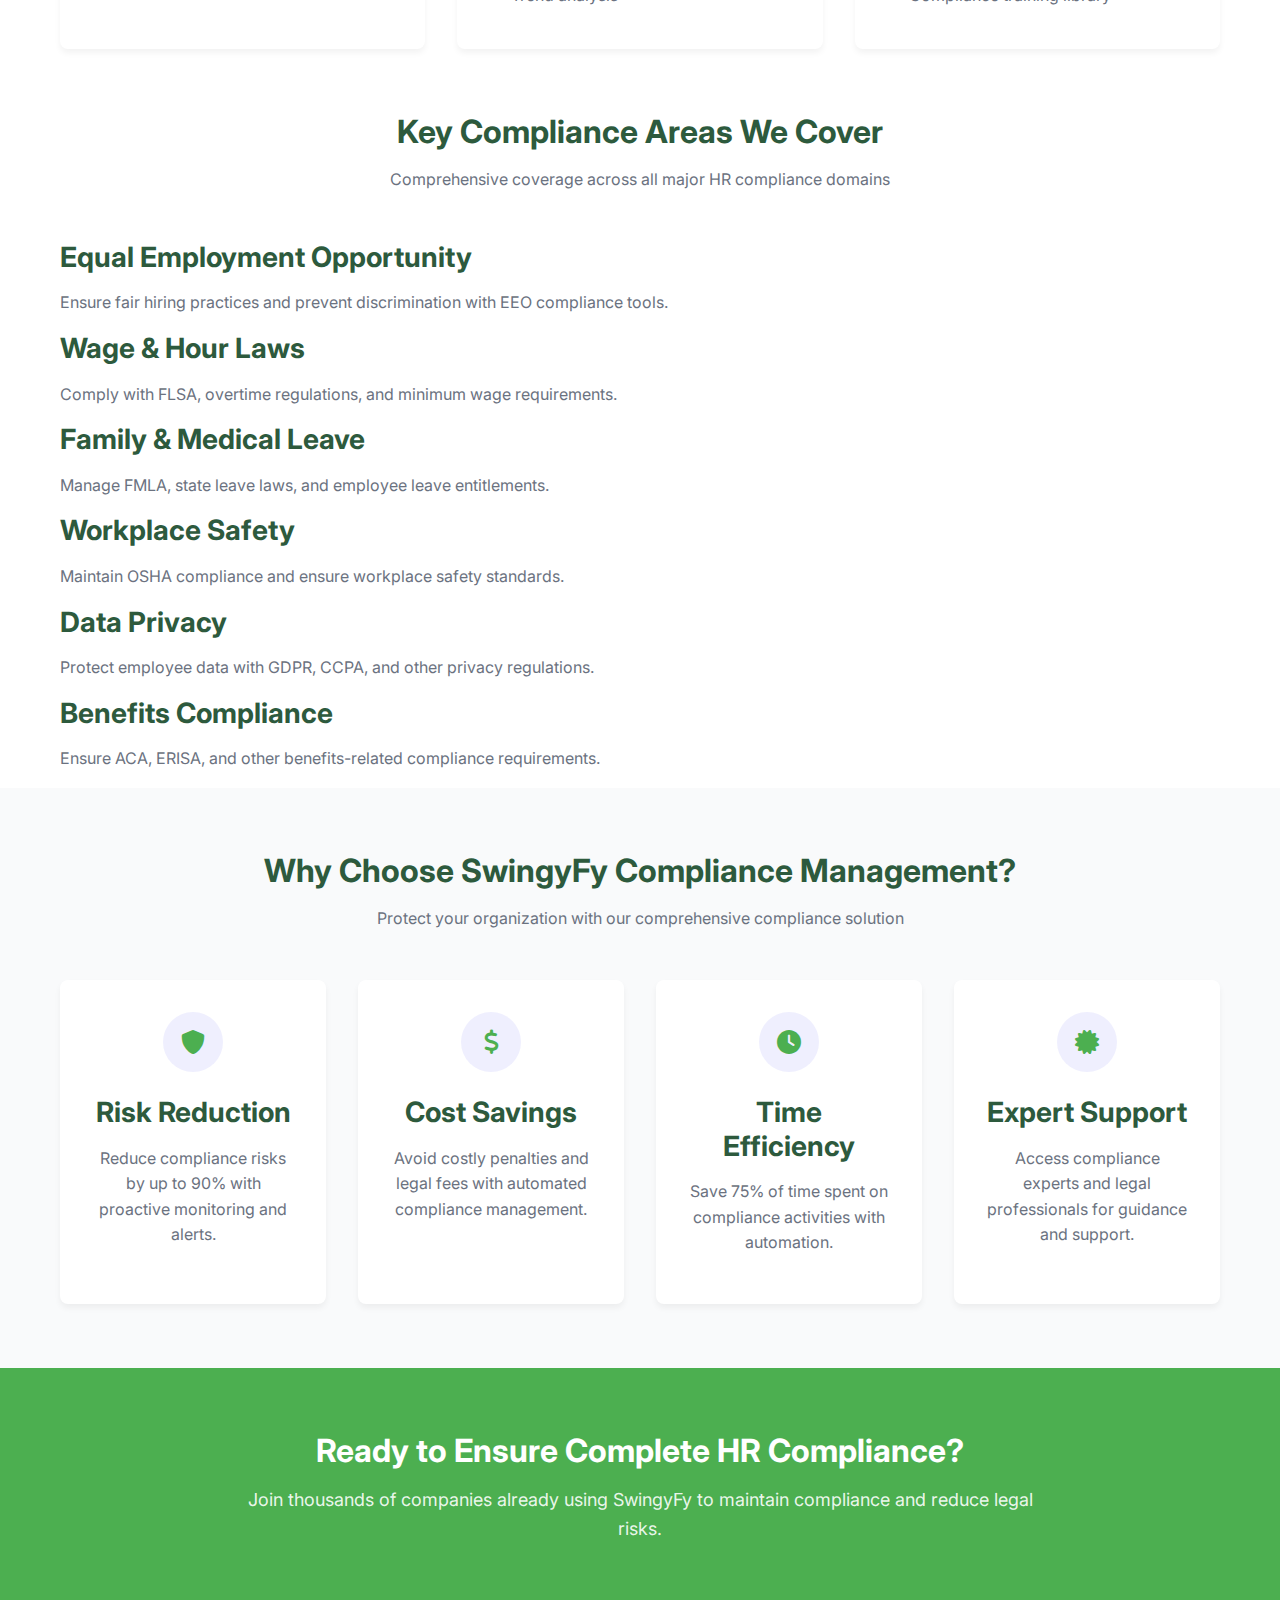
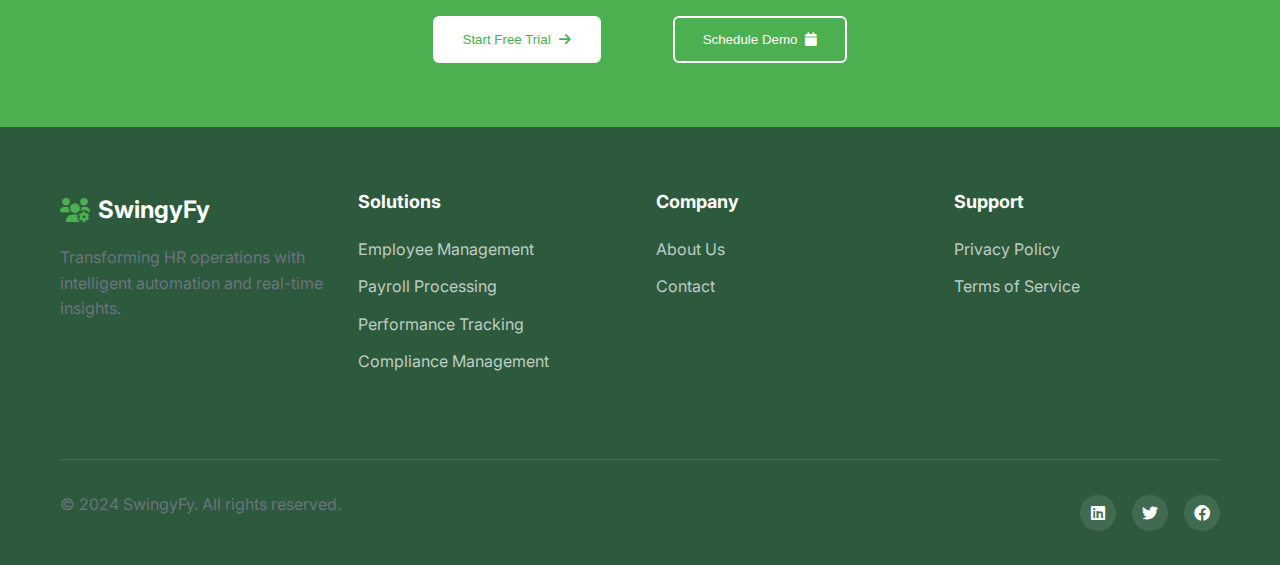
<file: compliance-management.html>
<!DOCTYPE html>
<html lang="en">
<head>
    <meta charset="UTF-8">
    <meta name="viewport" content="width=device-width, initial-scale=1.0">
    
    <!-- SEO Meta Tags -->
    <title>HR Compliance Management Software | Employment Law Compliance | SwingyFy</title>
    <meta name="description" content="Ensure HR compliance with SwingyFy's comprehensive compliance management software. Stay updated with employment laws, manage audits, and reduce compliance risks.">
    <meta name="keywords" content="HR compliance software, employment law compliance, compliance management system, labor law compliance, HR audit management, regulatory compliance">
    <meta name="author" content="SwingyFy">
    <meta name="robots" content="index, follow">
    <link rel="canonical" href="https://www.swingyfy.com/compliance-management">
    
    <!-- Open Graph Meta Tags -->
    <meta property="og:title" content="HR Compliance Management Software | Employment Law Compliance">
    <meta property="og:description" content="Ensure HR compliance with SwingyFy's comprehensive compliance management software. Stay updated with employment laws and reduce risks.">
    <meta property="og:type" content="website">
    <meta property="og:url" content="https://www.swingyfy.com/compliance-management">
    <meta property="og:image" content="https://www.swingyfy.com/images/compliance-management-og.jpg">
    <meta property="og:site_name" content="SwingyFy">
    
    <!-- Twitter Card Meta Tags -->
    <meta name="twitter:card" content="summary_large_image">
    <meta name="twitter:title" content="HR Compliance Management Software | Employment Law Compliance">
    <meta name="twitter:description" content="Ensure HR compliance with SwingyFy's comprehensive compliance management software.">
    <meta name="twitter:image" content="https://www.swingyfy.com/images/compliance-management-twitter.jpg">
    
    <!-- Structured Data -->
    <script type="application/ld+json">
    {
        "@context": "https://schema.org",
        "@type": "WebPage",
        "name": "HR Compliance Management Software",
        "description": "Comprehensive compliance management system for HR and employment law compliance",
        "url": "https://www.swingyfy.com/compliance-management",
        "breadcrumb": {
            "@type": "BreadcrumbList",
            "itemListElement": [
                {
                    "@type": "ListItem",
                    "position": 1,
                    "name": "Home",
                    "item": "https://www.swingyfy.com"
                },
                {
                    "@type": "ListItem",
                    "position": 2,
                    "name": "Solutions",
                    "item": "https://www.swingyfy.com/solutions"
                },
                {
                    "@type": "ListItem",
                    "position": 3,
                    "name": "Compliance Management"
                }
            ]
        }
    }
    </script>
    
    <link rel="stylesheet" href="employee.css">
    <link href="https://fonts.googleapis.com/css2?family=Inter:wght@300;400;500;600;700&display=swap" rel="stylesheet">
    <link rel="stylesheet" href="https://cdnjs.cloudflare.com/ajax/libs/font-awesome/6.0.0/css/all.min.css">
</head>
<body>
    <!-- Navigation -->
    <nav class="navbar">
        <div class="nav-container">
            <a href="index.html" style="text-decoration: none; color: inherit;">
                <div class="nav-logo">
                    <i class="fas fa-users-cog"></i>
                    <span>SwingyFy</span>
                </div>
            </a>
            <ul class="nav-menu" id="navMenu">
                <li class="nav-item">
                    <a href="index.html" class="nav-link">Home</a>
                </li>
                <li class="nav-item has-dropdown">
                    <a href="" class="nav-link dropdown-solution">Solutions <i
                            class="fas fa-chevron-down dropdown-arrow"></i></a>
                    <div class="dropdown-menu">
                        <div class="dropdown-content">
                            <ul>
                                <li><a href="employee-management.html">Employee Management</a></li>
                                <li><a href="payroll-processing.html">Payroll Processing</a></li>
                                <li><a href="performance-tracking.html">Performance Tracking</a></li>
                                <li><a href="compliance-management.html">Compliance Management</a></li>
                            </ul>
                        </div>
                    </div>
                </li>
                <li class="nav-item">
                    <a href="#features" class="nav-link">Features</a>
                </li>
                <li class="nav-item">
                    <a href="about.html" class="nav-link">About Us</a>
                </li>
                <!-- <li class="nav-item">
                    <a href="blog.html" class="nav-link">Blog</a>
                </li> -->
                <li class="nav-item">
                    <a href="contact.html" class="nav-link">Contact</a>
                </li>
                <li class="nav-item nav-cta-mobile">
                    <button class="btn-contact" onclick="scrollToContact()">Contact Us</button>
                </li>
            </ul>
            <div class="nav-cta nav-cta-desktop">
                <button class="btn-contact" onclick="scrollToContact()">Contact Us</button>
            </div>
            <div class="hamburger">
                <span class="bar"></span>
                <span class="bar"></span>
                <span class="bar"></span>
            </div>
        </div>
    </nav>

    <!-- Breadcrumb -->
    <section class="breadcrumb">
        <div class="container">
            <nav aria-label="breadcrumb">
                <ol class="breadcrumb-list">
                    <li><a href="index.html">Home</a></li>
                    <li><a href="index.html#solutions">Solutions</a></li>
                    <li>Compliance Management</li>
                </ol>
            </nav>
        </div>
    </section>

    <!-- Hero Section -->
    <section class="page-hero">
        <div class="container">
            <div class="hero-content">
                <h1>HR Compliance Management Software for Risk-Free Operations</h1>
                <p>Stay ahead of employment laws and regulations with SwingyFy's comprehensive compliance management system. Automate compliance tracking, manage audits, and reduce legal risks with our intelligent compliance software.</p>
                <div class="hero-cta">
                    <button class="btn-primary" onclick="window.location.href='contact.html'">
                        Get Free Demo
                        <i class="fas fa-arrow-right"></i>
                    </button>
                    <button class="btn-secondary" onclick="window.location.href='#features'">
                        View Features
                        <i class="fas fa-play"></i>
                    </button>
                </div>
            </div>
        </div>
    </section>

    <!-- Features Section -->
    <section id="features" class="features-detailed">
        <div class="container">
            <div class="section-header">
                <h2>Comprehensive HR Compliance Features</h2>
                <p>Everything you need to maintain compliance and reduce legal risks</p>
            </div>
            
            <div class="features-grid">
                <div class="feature-item">
                    <div class="feature-icon">
                        <i class="fas fa-gavel"></i>
                    </div>
                    <h3>Employment Law Tracking</h3>
                    <p>Stay updated with the latest employment laws and regulations across all jurisdictions.</p>
                    <ul>
                        <li>Real-time law updates</li>
                        <li>Multi-jurisdiction coverage</li>
                        <li>Automated notifications</li>
                        <li>Impact assessments</li>
                    </ul>
                </div>
                
                <div class="feature-item">
                    <div class="feature-icon">
                        <i class="fas fa-clipboard-list"></i>
                    </div>
                    <h3>Audit Management</h3>
                    <p>Streamline compliance audits with automated documentation and reporting tools.</p>
                    <ul>
                        <li>Audit scheduling</li>
                        <li>Document collection</li>
                        <li>Compliance scorecards</li>
                        <li>Remediation tracking</li>
                    </ul>
                </div>
                
                <div class="feature-item">
                    <div class="feature-icon">
                        <i class="fas fa-file-contract"></i>
                    </div>
                    <h3>Policy Management</h3>
                    <p>Maintain up-to-date HR policies and ensure employee acknowledgment and compliance.</p>
                    <ul>
                        <li>Policy templates</li>
                        <li>Version control</li>
                        <li>Employee acknowledgments</li>
                        <li>Policy distribution</li>
                    </ul>
                </div>
                
                <div class="feature-item">
                    <div class="feature-icon">
                        <i class="fas fa-exclamation-triangle"></i>
                    </div>
                    <h3>Risk Assessment</h3>
                    <p>Identify and mitigate compliance risks before they become costly legal issues.</p>
                    <ul>
                        <li>Risk identification</li>
                        <li>Impact analysis</li>
                        <li>Mitigation strategies</li>
                        <li>Risk monitoring</li>
                    </ul>
                </div>
                
                <div class="feature-item">
                    <div class="feature-icon">
                        <i class="fas fa-chart-bar"></i>
                    </div>
                    <h3>Compliance Reporting</h3>
                    <p>Generate comprehensive compliance reports for stakeholders and regulatory bodies.</p>
                    <ul>
                        <li>Automated reporting</li>
                        <li>Custom dashboards</li>
                        <li>Regulatory submissions</li>
                        <li>Trend analysis</li>
                    </ul>
                </div>
                
                <div class="feature-item">
                    <div class="feature-icon">
                        <i class="fas fa-graduation-cap"></i>
                    </div>
                    <h3>Training Management</h3>
                    <p>Ensure employees receive required compliance training and track completion rates.</p>
                    <ul>
                        <li>Training assignments</li>
                        <li>Progress tracking</li>
                        <li>Certification management</li>
                        <li>Compliance training library</li>
                    </ul>
                </div>
            </div>
        </div>
    </section>

    <!-- Compliance Areas Section -->
    <section class="compliance-areas">
        <div class="container">
            <div class="section-header">
                <h2>Key Compliance Areas We Cover</h2>
                <p>Comprehensive coverage across all major HR compliance domains</p>
            </div>
            
            <div class="compliance-grid">
                <div class="compliance-card">
                    <h3>Equal Employment Opportunity</h3>
                    <p>Ensure fair hiring practices and prevent discrimination with EEO compliance tools.</p>
                </div>
                
                <div class="compliance-card">
                    <h3>Wage & Hour Laws</h3>
                    <p>Comply with FLSA, overtime regulations, and minimum wage requirements.</p>
                </div>
                
                <div class="compliance-card">
                    <h3>Family & Medical Leave</h3>
                    <p>Manage FMLA, state leave laws, and employee leave entitlements.</p>
                </div>
                
                <div class="compliance-card">
                    <h3>Workplace Safety</h3>
                    <p>Maintain OSHA compliance and ensure workplace safety standards.</p>
                </div>
                
                <div class="compliance-card">
                    <h3>Data Privacy</h3>
                    <p>Protect employee data with GDPR, CCPA, and other privacy regulations.</p>
                </div>
                
                <div class="compliance-card">
                    <h3>Benefits Compliance</h3>
                    <p>Ensure ACA, ERISA, and other benefits-related compliance requirements.</p>
                </div>
            </div>
        </div>
    </section>

    <!-- Benefits Section -->
    <section class="benefits">
        <div class="container">
            <div class="section-header">
                <h2>Why Choose SwingyFy Compliance Management?</h2>
                <p>Protect your organization with our comprehensive compliance solution</p>
            </div>
            
            <div class="benefits-grid">
                <div class="benefit-card">
                    <div class="benefit-icon">
                        <i class="fas fa-shield-alt"></i>
                    </div>
                    <h3>Risk Reduction</h3>
                    <p>Reduce compliance risks by up to 90% with proactive monitoring and alerts.</p>
                </div>
                
                <div class="benefit-card">
                    <div class="benefit-icon">
                        <i class="fas fa-dollar-sign"></i>
                    </div>
                    <h3>Cost Savings</h3>
                    <p>Avoid costly penalties and legal fees with automated compliance management.</p>
                </div>
                
                <div class="benefit-card">
                    <div class="benefit-icon">
                        <i class="fas fa-clock"></i>
                    </div>
                    <h3>Time Efficiency</h3>
                    <p>Save 75% of time spent on compliance activities with automation.</p>
                </div>
                
                <div class="benefit-card">
                    <div class="benefit-icon">
                        <i class="fas fa-certificate"></i>
                    </div>
                    <h3>Expert Support</h3>
                    <p>Access compliance experts and legal professionals for guidance and support.</p>
                </div>
            </div>
        </div>
    </section>

    <!-- CTA Section -->
    <section class="cta-section">
        <div class="container">
            <div class="cta-content">
                <h2>Ready to Ensure Complete HR Compliance?</h2>
                <p>Join thousands of companies already using SwingyFy to maintain compliance and reduce legal risks.</p>
                <div class="cta-buttons">
                    <button class="btn-primary" onclick="window.location.href='contact.html'">
                        Start Free Trial
                        <i class="fas fa-arrow-right"></i>
                    </button>
                    <button class="btn-secondary" onclick="window.location.href='contact.html'">
                        Schedule Demo
                        <i class="fas fa-calendar"></i>
                    </button>
                </div>
            </div>
        </div>
    </section>

    <!-- Footer -->
    <footer class="footer">
        <div class="container">
            <div class="footer-content">
                <div class="footer-section">
                    <div class="footer-logo">
                        <i class="fas fa-users-cog"></i>
                        <span>SwingyFy</span>
                    </div>
                    <p>Transforming HR operations with intelligent automation and real-time insights.</p>
                </div>
                
                <div class="footer-section">
                    <h4>Solutions</h4>
                    <ul>
                        <li><a href="employee-management.html">Employee Management</a></li>
                        <li><a href="payroll-processing.html">Payroll Processing</a></li>
                        <li><a href="performance-tracking.html">Performance Tracking</a></li>
                        <li><a href="compliance-management.html">Compliance Management</a></li>
                    </ul>
                </div>
                
                <div class="footer-section">
                    <h4>Company</h4>
                    <ul>
                        <li><a href="about.html">About Us</a></li>
                        <li><a href="contact.html">Contact</a></li>
                        <!-- <li><a href="careers.html">Careers</a></li>
                        <li><a href="blog.html">Blog</a></li> -->
                    </ul>
                </div>
                
                <div class="footer-section">
                    <h4>Support</h4>
                    <ul>
                        <!-- <li><a href="help-center.html">Help Center</a></li>
                        <li><a href="documentation.html">Documentation</a></li> -->
                        <li><a href="privacy-policy.html">Privacy Policy</a></li>
                        <li><a href="terms-of-service.html">Terms of Service</a></li>
                    </ul>
                </div>
            </div>
            
            <div class="footer-bottom">
                <p>&copy; 2024 SwingyFy. All rights reserved.</p>
                <div class="social-links">
                    <a href="#"><i class="fab fa-linkedin"></i></a>
                    <a href="#"><i class="fab fa-twitter"></i></a>
                    <a href="#"><i class="fab fa-facebook"></i></a>
                </div>
            </div>
        </div>
    </footer>

    <script src="script.js"></script>
</body>
</html>
</file>
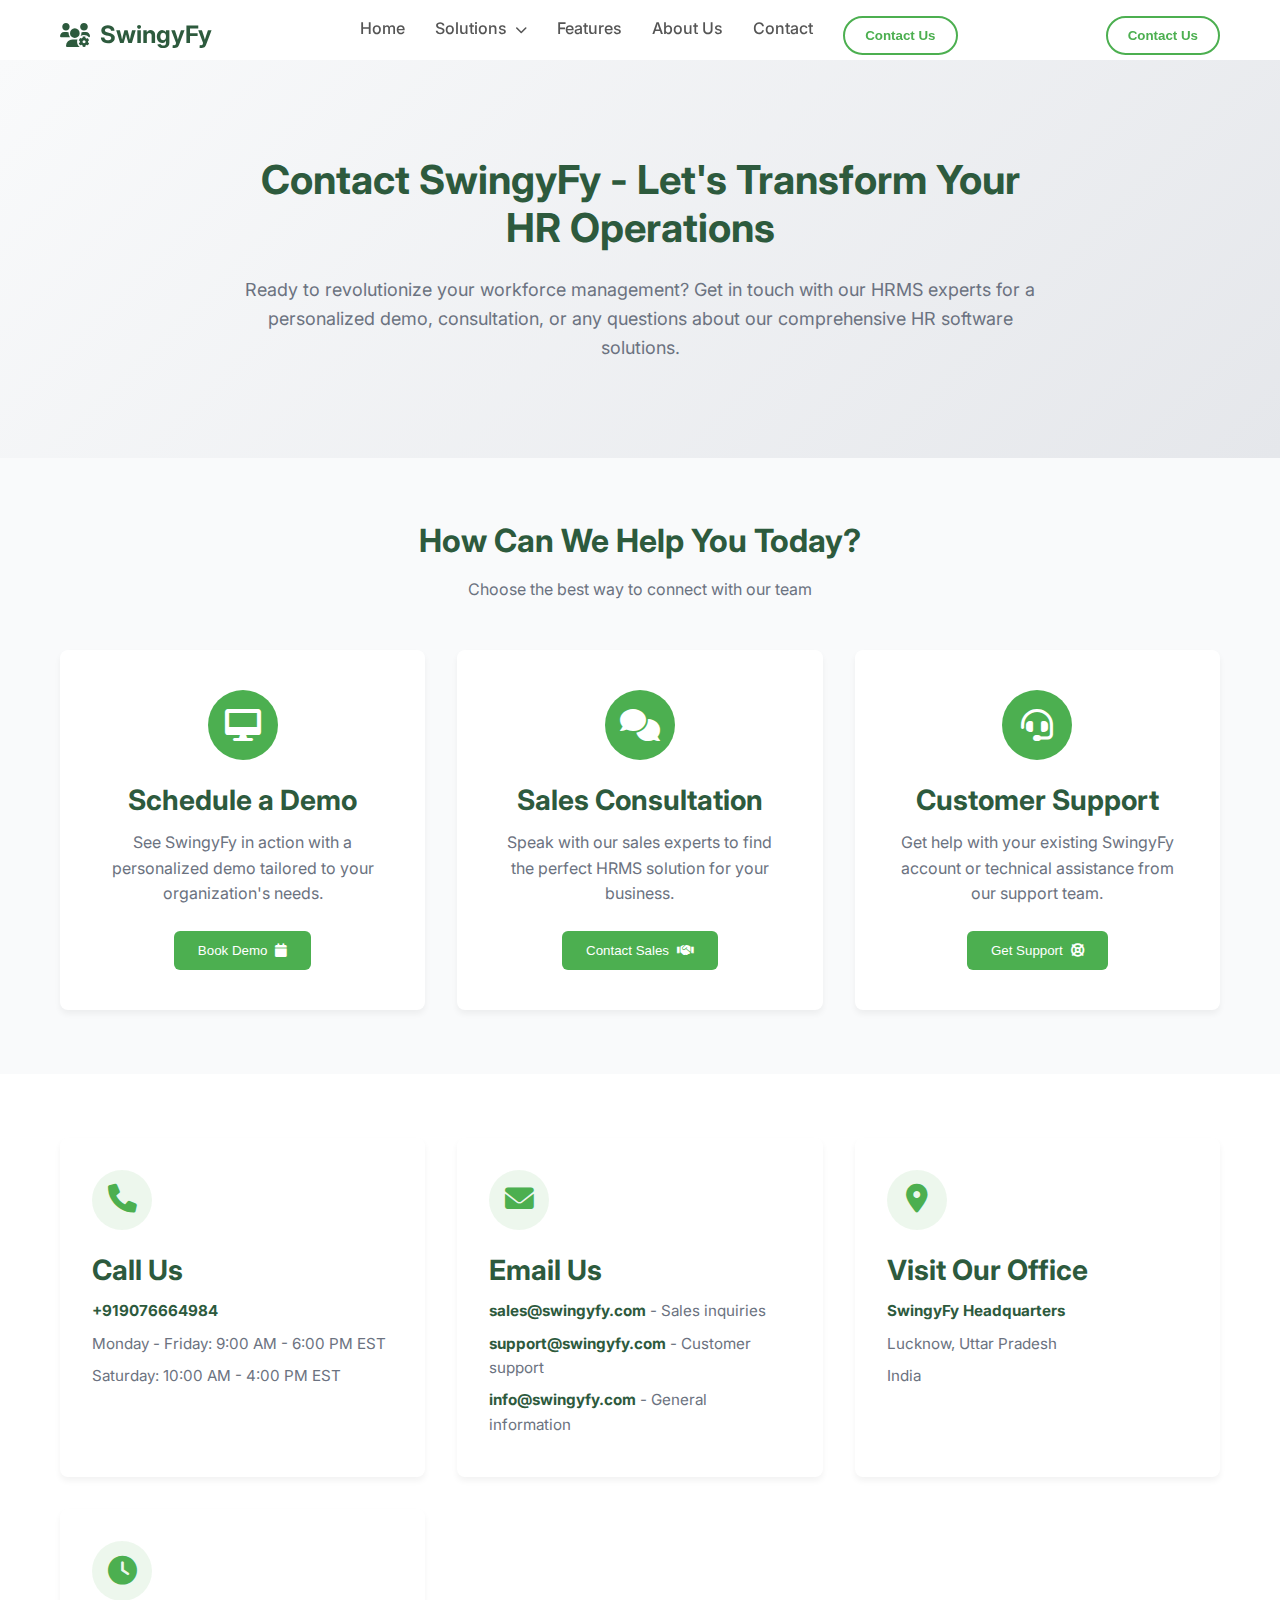
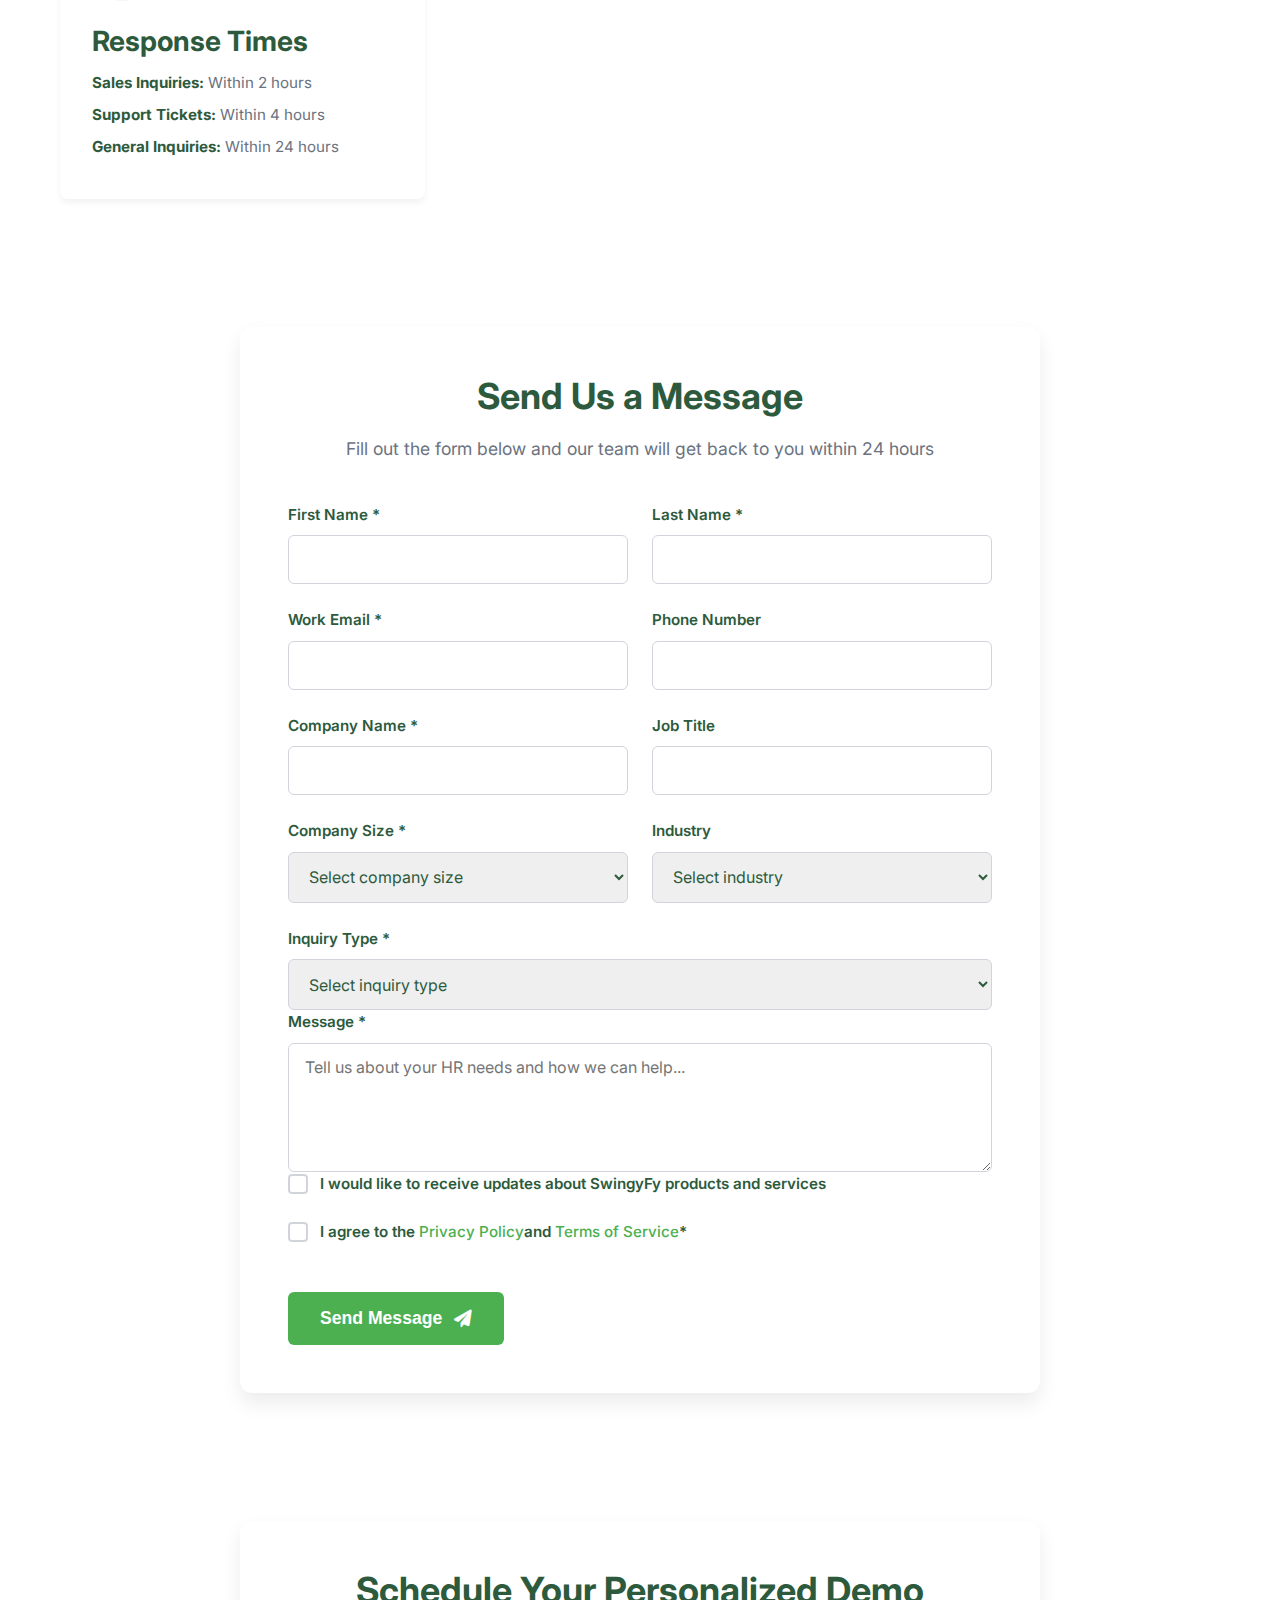
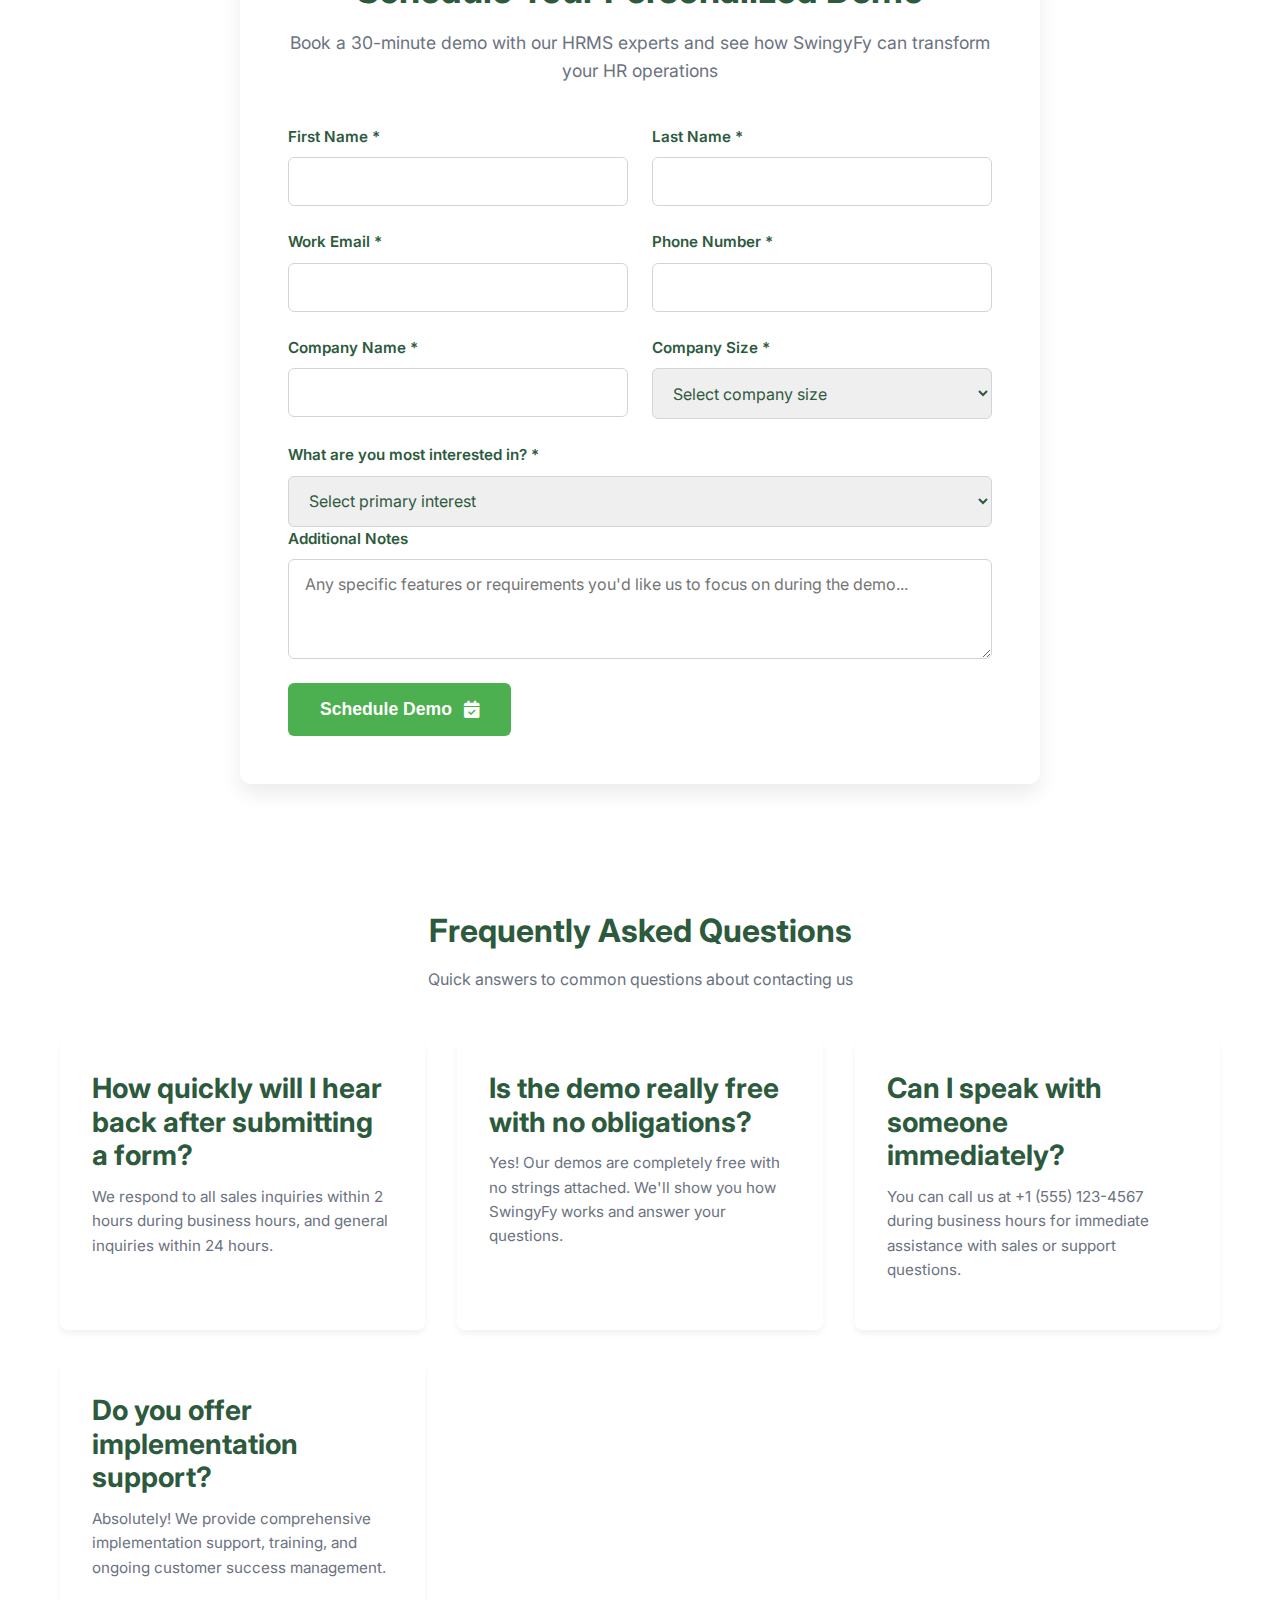
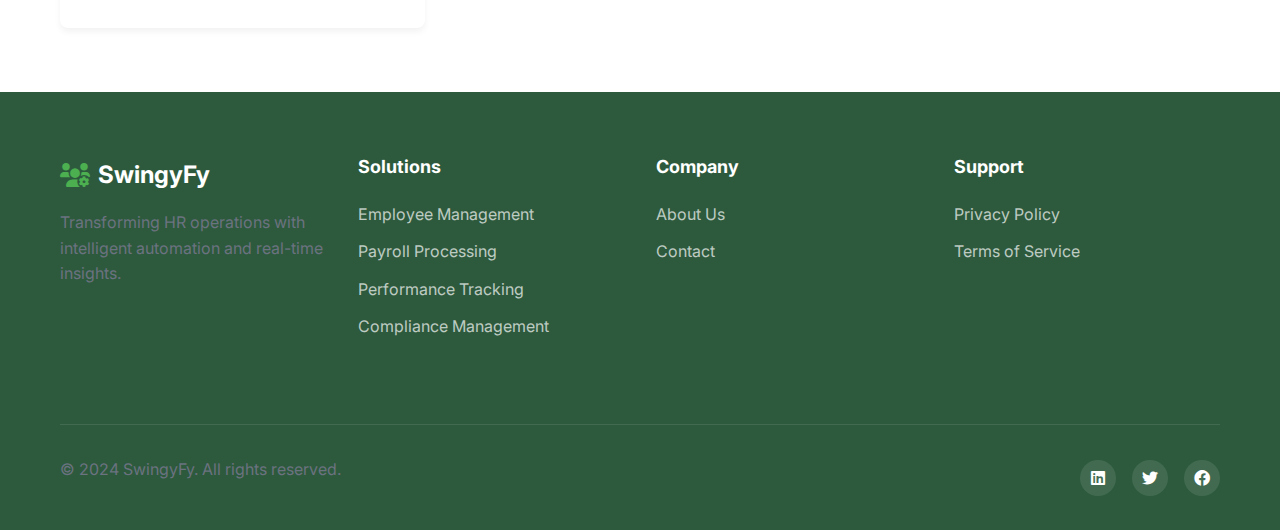
<file: contact.html>
<!DOCTYPE html>
<html lang="en">
<head>
    <meta charset="UTF-8">
    <meta name="viewport" content="width=device-width, initial-scale=1.0">
    
    <!-- SEO Meta Tags -->
    <title>Contact SwingyFy | Get HRMS Demo | Sales & Support | HR Software Consultation</title>
    <meta name="description" content="Contact SwingyFy for HRMS software demos, sales inquiries, and customer support. Get expert HR software consultation and transform your workforce management today.">
    <meta name="keywords" content="contact SwingyFy, HRMS demo, HR software consultation, HRMS sales, HR software support, employee management demo">
    <meta name="author" content="SwingyFy">
    <meta name="robots" content="index, follow">
    <link rel="canonical" href="https://www.swingyfy.com/contact">
    
    <!-- Open Graph Meta Tags -->
    <meta property="og:title" content="Contact SwingyFy | Get HRMS Demo | Sales & Support">
    <meta property="og:description" content="Contact SwingyFy for HRMS software demos, sales inquiries, and customer support. Get expert HR software consultation today.">
    <meta property="og:type" content="website">
    <meta property="og:url" content="https://www.swingyfy.com/contact">
    <meta property="og:image" content="https://www.swingyfy.com/images/contact-swingyfy-og.jpg">
    <meta property="og:site_name" content="SwingyFy">
    
    <!-- Twitter Card Meta Tags -->
    <meta name="twitter:card" content="summary_large_image">
    <meta name="twitter:title" content="Contact SwingyFy | Get HRMS Demo | Sales & Support">
    <meta name="twitter:description" content="Contact SwingyFy for HRMS software demos, sales inquiries, and customer support.">
    <meta name="twitter:image" content="https://www.swingyfy.com/images/contact-swingyfy-twitter.jpg">
    
    <!-- Structured Data -->
    <script type="application/ld+json">
    {
        "@context": "https://schema.org",
        "@type": "ContactPage",
        "name": "Contact SwingyFy",
        "description": "Contact page for SwingyFy HRMS software",
        "url": "https://www.swingyfy.com/contact",
        "mainEntity": {
            "@type": "Organization",
            "name": "SwingyFy",
            "telephone": "+1-555-123-4567",
            "email": "sales@swingyfy.com",
            "address": {
                "@type": "PostalAddress",
                "streetAddress": "123 Business Ave, Suite 100",
                "addressLocality": "San Francisco",
                "addressRegion": "CA",
                "postalCode": "94105",
                "addressCountry": "US"
            }
        }
    }
    </script>
    
    <link rel="stylesheet" href="contact.css">
    <link href="https://fonts.googleapis.com/css2?family=Inter:wght@300;400;500;600;700&display=swap" rel="stylesheet">
    <link rel="stylesheet" href="https://cdnjs.cloudflare.com/ajax/libs/font-awesome/6.0.0/css/all.min.css">
</head>
<body>
    <!-- Navigation -->
    <nav class="navbar">
        <div class="nav-container">
            <a href="index.html" style="text-decoration: none; color: inherit;">
                <div class="nav-logo">
                    <i class="fas fa-users-cog"></i>
                    <span>SwingyFy</span>
                </div>
            </a>
            <ul class="nav-menu" id="navMenu">
                <li class="nav-item">
                    <a href="index.html" class="nav-link">Home</a>
                </li>
                <li class="nav-item has-dropdown">
                    <a href="" class="nav-link dropdown-solution">Solutions <i
                            class="fas fa-chevron-down dropdown-arrow"></i></a>
                    <div class="dropdown-menu">
                        <div class="dropdown-content">
                            <ul>
                                <li><a href="employee-management.html">Employee Management</a></li>
                                <li><a href="payroll-processing.html">Payroll Processing</a></li>
                                <li><a href="performance-tracking.html">Performance Tracking</a></li>
                                <li><a href="compliance-management.html">Compliance Management</a></li>
                            </ul>
                        </div>
                    </div>
                </li>
                <li class="nav-item">
                    <a href="#features" class="nav-link">Features</a>
                </li>
                <li class="nav-item">
                    <a href="about.html" class="nav-link">About Us</a>
                </li>
                <!-- <li class="nav-item">
                    <a href="blog.html" class="nav-link">Blog</a>
                </li> -->
                <li class="nav-item">
                    <a href="contact.html" class="nav-link">Contact</a>
                </li>
                <li class="nav-item nav-cta-mobile">
                    <button class="btn-contact" onclick="scrollToContact()">Contact Us</button>
                </li>
            </ul>
            <div class="nav-cta nav-cta-desktop">
                <button class="btn-contact" onclick="scrollToContact()">Contact Us</button>
            </div>
            <div class="hamburger">
                <span class="bar"></span>
                <span class="bar"></span>
                <span class="bar"></span>
            </div>
        </div>
    </nav>

    <!-- Hero Section -->
    <section class="page-hero">
        <div class="container">
            <div class="hero-content">
                <h1>Contact SwingyFy - Let's Transform Your HR Operations</h1>
                <p>Ready to revolutionize your workforce management? Get in touch with our HRMS experts for a personalized demo, consultation, or any questions about our comprehensive HR software solutions.</p>
            </div>
        </div>
    </section>

    <!-- Contact Options Section -->
    <section class="contact-options">
        <div class="container">
            <div class="section-header">
                <h2>How Can We Help You Today?</h2>
                <p>Choose the best way to connect with our team</p>
            </div>
            
            <div class="contact-cards">
                <div class="contact-card">
                    <div class="card-icon">
                        <i class="fas fa-desktop"></i>
                    </div>
                    <h3>Schedule a Demo</h3>
                    <p>See SwingyFy in action with a personalized demo tailored to your organization's needs.</p>
                    <button class="btn-primary" onclick="window.location.href='#demo-form'">
                        Book Demo
                        <i class="fas fa-calendar"></i>
                    </button>
                </div>
                
                <div class="contact-card">
                    <div class="card-icon">
                        <i class="fas fa-comments"></i>
                    </div>
                    <h3>Sales Consultation</h3>
                    <p>Speak with our sales experts to find the perfect HRMS solution for your business.</p>
                    <button class="btn-primary" onclick="window.location.href='#contact-form'">
                        Contact Sales
                        <i class="fas fa-handshake"></i>
                    </button>
                </div>
                
                <div class="contact-card">
                    <div class="card-icon">
                        <i class="fas fa-headset"></i>
                    </div>
                    <h3>Customer Support</h3>
                    <p>Get help with your existing SwingyFy account or technical assistance from our support team.</p>
                    <button class="btn-primary" onclick="window.location.href='help-center.html'">
                        Get Support
                        <i class="fas fa-life-ring"></i>
                    </button>
                </div>
            </div>
        </div>
    </section>

    <!-- Contact Information Section -->
    <section class="contact-info">
        <div class="container">
            <div class="contact-info-grid">
                <div class="info-card">
                    <div class="info-icon">
                        <i class="fas fa-phone"></i>
                    </div>
                    <h3>Call Us</h3>
                    <p><strong>+919076664984</strong></p>
                    <p>Monday - Friday: 9:00 AM - 6:00 PM EST</p>
                    <p>Saturday: 10:00 AM - 4:00 PM EST</p>
                </div>
                
                <div class="info-card">
                    <div class="info-icon">
                        <i class="fas fa-envelope"></i>
                    </div>
                    <h3>Email Us</h3>
                    <p><strong>sales@swingyfy.com</strong> - Sales inquiries</p>
                    <p><strong>support@swingyfy.com</strong> - Customer support</p>
                    <p><strong>info@swingyfy.com</strong> - General information</p>
                </div>
                
                <div class="info-card">
                    <div class="info-icon">
                        <i class="fas fa-map-marker-alt"></i>
                    </div>
                    <h3>Visit Our Office</h3>
                    <p><strong>SwingyFy Headquarters</strong></p>
                    <p>Lucknow, Uttar Pradesh</p>
                    <!-- <p>San Francisco, CA 94105</p> -->
                    <p>India</p>
                </div>
                
                <div class="info-card">
                    <div class="info-icon">
                        <i class="fas fa-clock"></i>
                    </div>
                    <h3>Response Times</h3>
                    <p><strong>Sales Inquiries:</strong> Within 2 hours</p>
                    <p><strong>Support Tickets:</strong> Within 4 hours</p>
                    <p><strong>General Inquiries:</strong> Within 24 hours</p>
                </div>
            </div>
        </div>
    </section>

    <!-- Contact Form Section -->
    <section id="contact-form" class="contact-form-section">
        <div class="container">
            <div class="form-container">
                <div class="form-header">
                    <h2>Send Us a Message</h2>
                    <p>Fill out the form below and our team will get back to you within 24 hours</p>
                </div>
                
                <form class="contact-form" id="contactForm" action="#" method="POST">
                    <div class="form-row">
                        <div class="form-group">
                            <label for="firstName">First Name *</label>
                            <input type="text" id="firstName" name="firstName" required>
                        </div>
                        <div class="form-group">
                            <label for="lastName">Last Name *</label>
                            <input type="text" id="lastName" name="lastName" required>
                        </div>
                    </div>
                    
                    <div class="form-row">
                        <div class="form-group">
                            <label for="email">Work Email *</label>
                            <input type="email" id="email" name="email" required>
                        </div>
                        <div class="form-group">
                            <label for="phone">Phone Number</label>
                            <input type="tel" id="phone" name="phone">
                        </div>
                    </div>
                    
                    <div class="form-row">
                        <div class="form-group">
                            <label for="company">Company Name *</label>
                            <input type="text" id="company" name="company" required>
                        </div>
                        <div class="form-group">
                            <label for="jobTitle">Job Title</label>
                            <input type="text" id="jobTitle" name="jobTitle">
                        </div>
                    </div>
                    
                    <div class="form-row">
                        <div class="form-group">
                            <label for="companySize">Company Size *</label>
                            <select id="companySize" name="companySize" required>
                                <option value="">Select company size</option>
                                <option value="1-10">1-10 employees</option>
                                <option value="11-50">11-50 employees</option>
                                <option value="51-200">51-200 employees</option>
                                <option value="201-1000">201-1000 employees</option>
                                <option value="1000+">1000+ employees</option>
                            </select>
                        </div>
                        <div class="form-group">
                            <label for="industry">Industry</label>
                            <select id="industry" name="industry">
                                <option value="">Select industry</option>
                                <option value="technology">Technology</option>
                                <option value="healthcare">Healthcare</option>
                                <option value="finance">Finance</option>
                                <option value="manufacturing">Manufacturing</option>
                                <option value="retail">Retail</option>
                                <option value="education">Education</option>
                                <option value="other">Other</option>
                            </select>
                        </div>
                    </div>
                    
                    <div class="form-group">
                        <label for="inquiryType">Inquiry Type *</label>
                        <select id="inquiryType" name="inquiryType" required>
                            <option value="">Select inquiry type</option>
                            <option value="demo">Request a Demo</option>
                            <option value="pricing">Pricing Information</option>
                            <option value="features">Product Features</option>
                            <option value="implementation">Implementation Support</option>
                            <option value="partnership">Partnership Opportunities</option>
                            <option value="other">Other</option>
                        </select>
                    </div>
                    
                    <div class="form-group">
                        <label for="message">Message *</label>
                        <textarea id="message" name="message" rows="5" placeholder="Tell us about your HR needs and how we can help..." required></textarea>
                    </div>
                    
                    <div class="form-group checkbox-group">
                        <label class="checkbox-label">
                            <input type="checkbox" id="newsletter" name="newsletter">
                            <span class="checkmark"></span>
                            I would like to receive updates about SwingyFy products and services
                        </label>
                    </div>
                    
                    <div class="form-group checkbox-group">
                        <label class="checkbox-label">
                            <input type="checkbox" id="privacy" name="privacy" required>
                            <span class="checkmark"></span>
                            I agree to the <a href="privacy-policy.html" target="_blank">Privacy Policy</a> and <a href="terms-of-service.html" target="_blank">Terms of Service</a> *
                        </label>
                    </div>
                    
                    <button type="submit" class="btn-submit">
                        Send Message
                        <i class="fas fa-paper-plane"></i>
                    </button>
                </form>
            </div>
        </div>
    </section>

    <!-- Demo Form Section -->
    <section id="demo-form" class="demo-form-section">
        <div class="container">
            <div class="form-container">
                <div class="form-header">
                    <h2>Schedule Your Personalized Demo</h2>
                    <p>Book a 30-minute demo with our HRMS experts and see how SwingyFy can transform your HR operations</p>
                </div>
                
                <form class="demo-form" id="demoBookingForm" action="#" method="POST">
                    <div class="form-row">
                        <div class="form-group">
                            <label for="demoFirstName">First Name *</label>
                            <input type="text" id="demoFirstName" name="demoFirstName" required>
                        </div>
                        <div class="form-group">
                            <label for="demoLastName">Last Name *</label>
                            <input type="text" id="demoLastName" name="demoLastName" required>
                        </div>
                    </div>
                    
                    <div class="form-row">
                        <div class="form-group">
                            <label for="demoEmail">Work Email *</label>
                            <input type="email" id="demoEmail" name="demoEmail" required>
                        </div>
                        <div class="form-group">
                            <label for="demoPhone">Phone Number *</label>
                            <input type="tel" id="demoPhone" name="demoPhone" required>
                        </div>
                    </div>
                    
                    <div class="form-row">
                        <div class="form-group">
                            <label for="demoCompany">Company Name *</label>
                            <input type="text" id="demoCompany" name="demoCompany" required>
                        </div>
                        <div class="form-group">
                            <label for="demoSize">Company Size *</label>
                            <select id="demoSize" name="demoSize" required>
                                <option value="">Select company size</option>
                                <option value="1-10">1-10 employees</option>
                                <option value="11-50">11-50 employees</option>
                                <option value="51-200">51-200 employees</option>
                                <option value="201-1000">201-1000 employees</option>
                                <option value="1000+">1000+ employees</option>
                            </select>
                        </div>
                    </div>
                    
                    <div class="form-group">
                        <label for="demoInterest">What are you most interested in? *</label>
                        <select id="demoInterest" name="demoInterest" required>
                            <option value="">Select primary interest</option>
                            <option value="employee-management">Employee Management</option>
                            <option value="payroll-processing">Payroll Processing</option>
                            <option value="performance-tracking">Performance Tracking</option>
                            <option value="compliance-management">Compliance Management</option>
                            <option value="full-platform">Complete HRMS Platform</option>
                        </select>
                    </div>
                    
                    <div class="form-group">
                        <label for="demoNotes">Additional Notes</label>
                        <textarea id="demoNotes" name="demoNotes" rows="3" placeholder="Any specific features or requirements you'd like us to focus on during the demo..."></textarea>
                    </div>
                    
                    <button type="submit" class="btn-submit">
                        Schedule Demo
                        <i class="fas fa-calendar-check"></i>
                    </button>
                </form>
            </div>
        </div>
    </section>

    <!-- FAQ Section -->
    <section class="contact-faq">
        <div class="container">
            <div class="section-header">
                <h2>Frequently Asked Questions</h2>
                <p>Quick answers to common questions about contacting us</p>
            </div>
            
            <div class="faq-grid">
                <div class="faq-item">
                    <h3>How quickly will I hear back after submitting a form?</h3>
                    <p>We respond to all sales inquiries within 2 hours during business hours, and general inquiries within 24 hours.</p>
                </div>
                
                <div class="faq-item">
                    <h3>Is the demo really free with no obligations?</h3>
                    <p>Yes! Our demos are completely free with no strings attached. We'll show you how SwingyFy works and answer your questions.</p>
                </div>
                
                <div class="faq-item">
                    <h3>Can I speak with someone immediately?</h3>
                    <p>You can call us at +1 (555) 123-4567 during business hours for immediate assistance with sales or support questions.</p>
                </div>
                
                <div class="faq-item">
                    <h3>Do you offer implementation support?</h3>
                    <p>Absolutely! We provide comprehensive implementation support, training, and ongoing customer success management.</p>
                </div>
            </div>
        </div>
    </section>

    <!-- Footer -->
    <footer class="footer">
        <div class="container">
            <div class="footer-content">
                <div class="footer-section">
                    <div class="footer-logo">
                        <i class="fas fa-users-cog"></i>
                        <span>SwingyFy</span>
                    </div>
                    <p>Transforming HR operations with intelligent automation and real-time insights.</p>
                </div>
                
                <div class="footer-section">
                    <h4>Solutions</h4>
                    <ul>
                        <li><a href="employee-management.html">Employee Management</a></li>
                        <li><a href="payroll-processing.html">Payroll Processing</a></li>
                        <li><a href="performance-tracking.html">Performance Tracking</a></li>
                        <li><a href="compliance-management.html">Compliance Management</a></li>
                    </ul>
                </div>
                
                <div class="footer-section">
                    <h4>Company</h4>
                    <ul>
                        <li><a href="about.html">About Us</a></li>
                        <li><a href="contact.html">Contact</a></li>
                        <!-- <li><a href="careers.html">Careers</a></li>
                        <li><a href="blog.html">Blog</a></li> -->
                    </ul>
                </div>
                
                <div class="footer-section">
                    <h4>Support</h4>
                    <ul>
                        <!-- <li><a href="help-center.html">Help Center</a></li>
                        <li><a href="documentation.html">Documentation</a></li> -->
                        <li><a href="privacy-policy.html">Privacy Policy</a></li>
                        <li><a href="terms-of-service.html">Terms of Service</a></li>
                    </ul>
                </div>
            </div>
            
            <div class="footer-bottom">
                <p>&copy; 2024 SwingyFy. All rights reserved.</p>
                <div class="social-links">
                    <a href="#"><i class="fab fa-linkedin"></i></a>
                    <a href="#"><i class="fab fa-twitter"></i></a>
                    <a href="#"><i class="fab fa-facebook"></i></a>
                </div>
            </div>
        </div>
    </footer>

    <script src="script.js"></script>
</body>
</html>
</file>
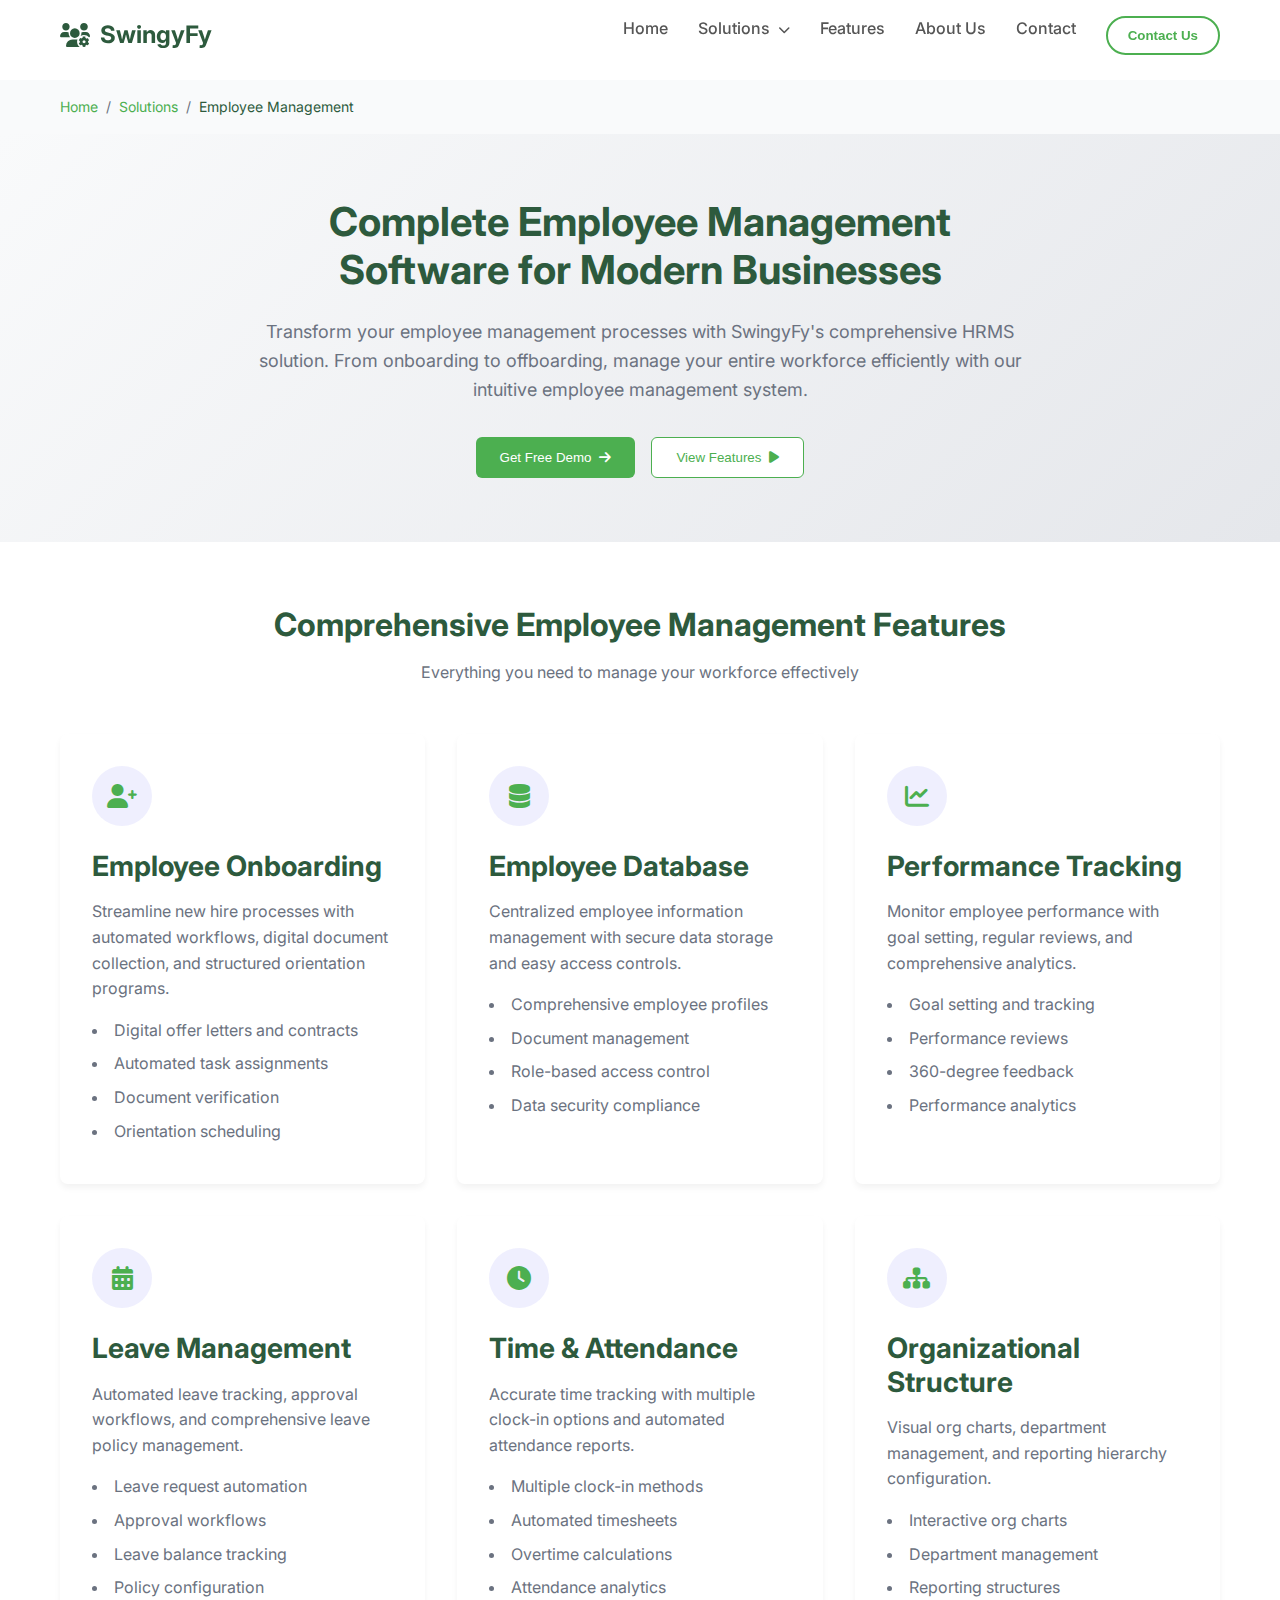
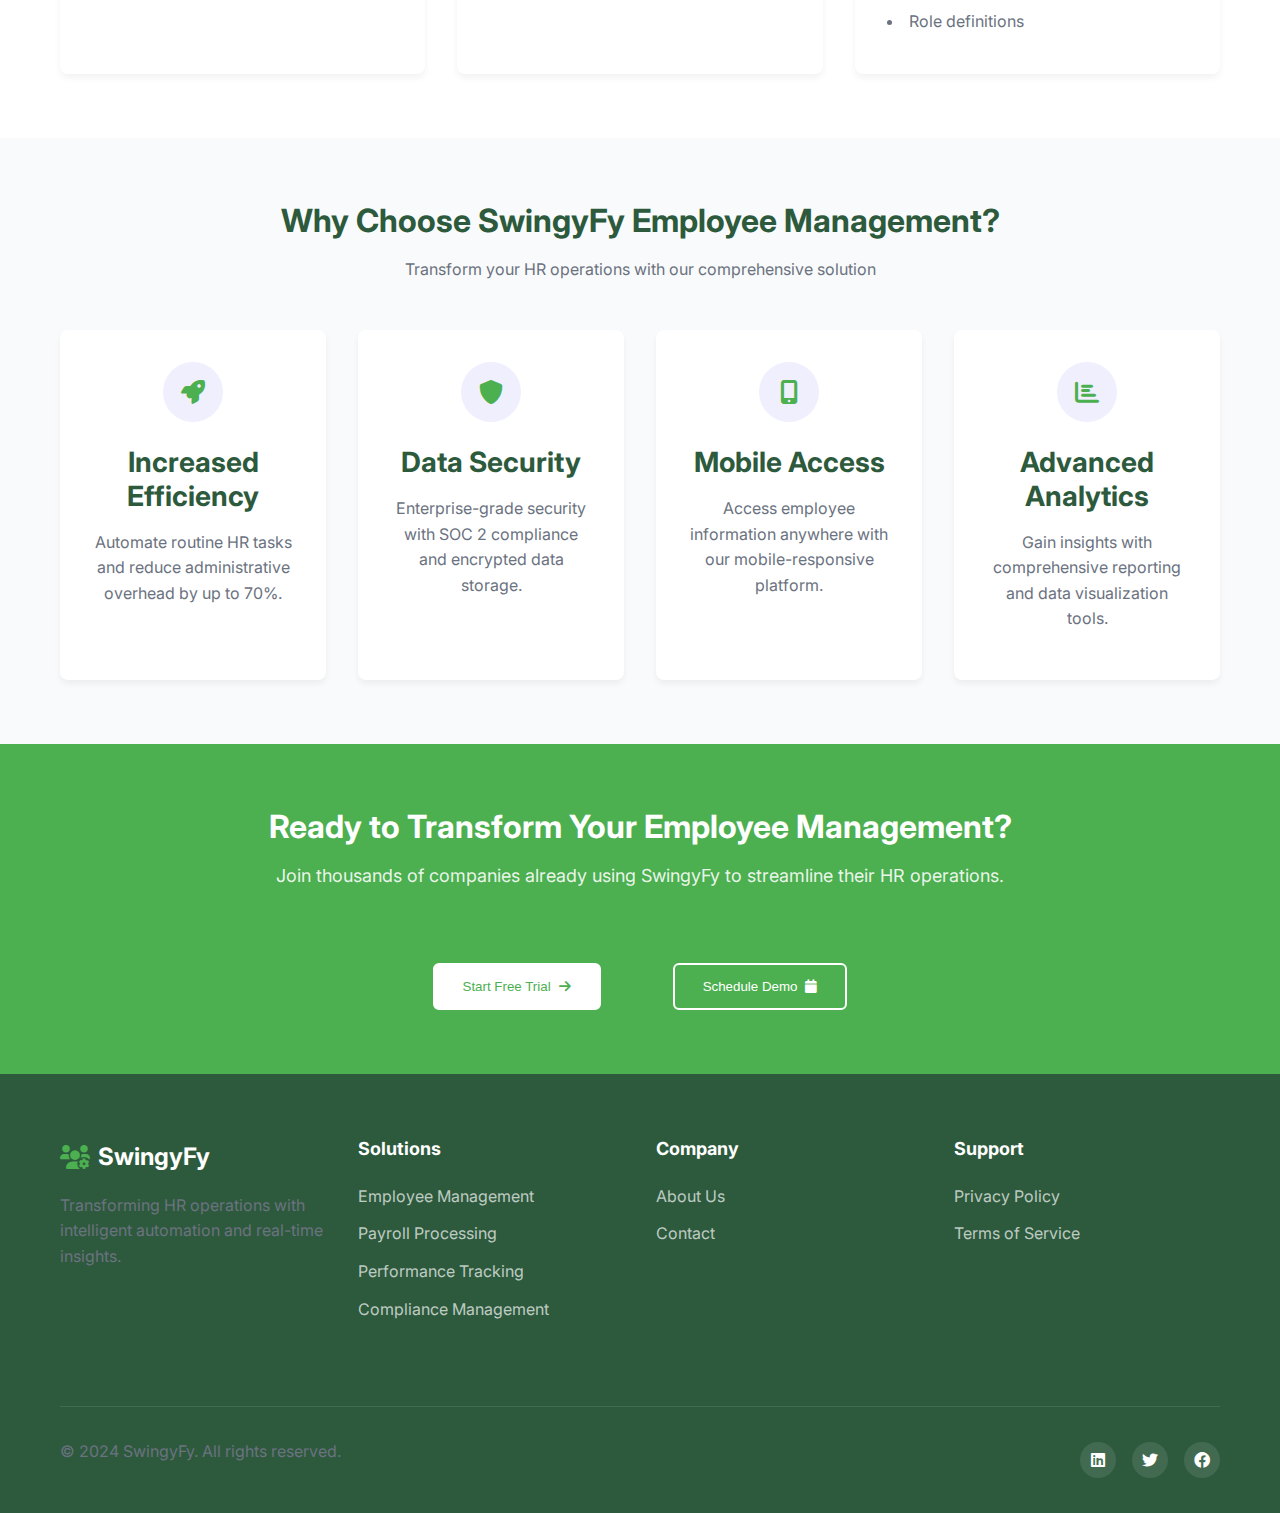
<file: employee-management.html>
<!DOCTYPE html>
<html lang="en">
<head>
    <meta charset="UTF-8">
    <meta name="viewport" content="width=device-width, initial-scale=1.0">
    
    <!-- SEO Meta Tags -->
    <title>Employee Management Software | HRMS Employee Management System | SwingyFy</title>
    <meta name="description" content="Streamline employee management with SwingyFy's comprehensive HRMS solution. Manage employee data, onboarding, performance, and lifecycle efficiently. Free demo available!">
    <meta name="keywords" content="employee management software, HRMS employee management, employee data management, employee onboarding, employee lifecycle management, HR employee system">
    <meta name="author" content="SwingyFy">
    <meta name="robots" content="index, follow">
    <link rel="canonical" href="https://www.swingyfy.com/employee-management">
    
    <!-- Open Graph Meta Tags -->
    <meta property="og:title" content="Employee Management Software | HRMS Employee Management System">
    <meta property="og:description" content="Streamline employee management with SwingyFy's comprehensive HRMS solution. Manage employee data, onboarding, and performance efficiently.">
    <meta property="og:type" content="website">
    <meta property="og:url" content="https://www.swingyfy.com/employee-management">
    <meta property="og:image" content="https://www.swingyfy.com/images/employee-management-og.jpg">
    <meta property="og:site_name" content="SwingyFy">
    
    <!-- Twitter Card Meta Tags -->
    <meta name="twitter:card" content="summary_large_image">
    <meta name="twitter:title" content="Employee Management Software | HRMS Employee Management System">
    <meta name="twitter:description" content="Streamline employee management with SwingyFy's comprehensive HRMS solution.">
    <meta name="twitter:image" content="https://www.swingyfy.com/images/employee-management-twitter.jpg">
    
    <!-- Structured Data -->
    <script type="application/ld+json">
    {
        "@context": "https://schema.org",
        "@type": "WebPage",
        "name": "Employee Management Software",
        "description": "Comprehensive employee management system for modern businesses",
        "url": "https://www.swingyfy.com/employee-management",
        "breadcrumb": {
            "@type": "BreadcrumbList",
            "itemListElement": [
                {
                    "@type": "ListItem",
                    "position": 1,
                    "name": "Home",
                    "item": "https://www.swingyfy.com"
                },
                {
                    "@type": "ListItem",
                    "position": 2,
                    "name": "Solutions",
                    "item": "https://www.swingyfy.com/solutions"
                },
                {
                    "@type": "ListItem",
                    "position": 3,
                    "name": "Employee Management"
                }
            ]
        }
    }
    </script>
    
    <link rel="stylesheet" href="employee.css">
    <link href="https://fonts.googleapis.com/css2?family=Inter:wght@300;400;500;600;700&display=swap" rel="stylesheet">
    <link rel="stylesheet" href="https://cdnjs.cloudflare.com/ajax/libs/font-awesome/6.0.0/css/all.min.css">
</head>
<body>
    <!-- Navigation -->
<nav class="navbar">
    <div class="nav-container">
        <a href="index.html" style="text-decoration: none; color: inherit;">
            <div class="nav-logo">
                <i class="fas fa-users-cog"></i>
                <span>SwingyFy</span>
            </div>
        </a>
        <ul class="nav-menu" id="navMenu">
            <li class="nav-item">
                <a href="index.html" class="nav-link">Home</a>
            </li>
            <li class="nav-item has-dropdown">
                <a href="javascript:void(0)" class="nav-link dropdown-solution">Solutions <i
                        class="fas fa-chevron-down dropdown-arrow"></i></a>
                    <div class="dropdown-content">
                        <ul>
                            <li><a href="employee-management.html" class="nav-link">Employee Management</a></li>
                            <li><a href="payroll-processing.html" class="nav-link">Payroll Processing</a></li>
                            <li><a href="performance-tracking.html" class="nav-link">Performance Tracking</a></li>
                            <li><a href="compliance-management.html" class="nav-link">Compliance Management</a></li>
                        </ul>
                </div>
            </li>
            <li class="nav-item">
                <a href="#features" class="nav-link">Features</a>
            </li>
            <li class="nav-item">
                <a href="about.html" class="nav-link">About Us</a>
            </li>
            <li class="nav-item">
                <a href="contact.html" class="nav-link">Contact</a>
            </li>
            <li class="nav-item nav-cta-mobile">
                <button class="btn-contact" onclick="scrollToContact()">Contact Us</button>
            </li>
        </ul>
        <div class="hamburger">
            <span class="bar"></span>
            <span class="bar"></span>
            <span class="bar"></span>
        </div>
    </div>
</nav>

    <!-- Breadcrumb -->
    <section class="breadcrumb">
        <div class="container">
            <nav aria-label="breadcrumb">
                <ol class="breadcrumb-list">
                    <li><a href="index.html">Home</a></li>
                    <li><a href="index.html#solutions">Solutions</a></li>
                    <li>Employee Management</li>
                </ol>
            </nav>
        </div>
    </section>

    <!-- Hero Section -->
    <section class="page-hero">
        <div class="container">
            <div class="hero-content">
                <h1>Complete Employee Management Software for Modern Businesses</h1>
                <p>Transform your employee management processes with SwingyFy's comprehensive HRMS solution. From onboarding to offboarding, manage your entire workforce efficiently with our intuitive employee management system.</p>
                <div class="hero-cta">
                    <button class="btn-primary" onclick="window.location.href='contact.html'">
                        Get Free Demo
                        <i class="fas fa-arrow-right"></i>
                    </button>
                    <button class="btn-secondary" onclick="window.location.href='#features'">
                        View Features
                        <i class="fas fa-play"></i>
                    </button>
                </div>
            </div>
        </div>
    </section>

    <!-- Features Section -->
    <section id="features" class="features-detailed">
        <div class="container">
            <div class="section-header">
                <h2>Comprehensive Employee Management Features</h2>
                <p>Everything you need to manage your workforce effectively</p>
            </div>
            
            <div class="features-grid">
                <div class="feature-item">
                    <div class="feature-icon">
                        <i class="fas fa-user-plus"></i>
                    </div>
                    <h3>Employee Onboarding</h3>
                    <p>Streamline new hire processes with automated workflows, digital document collection, and structured orientation programs.</p>
                    <ul>
                        <li>Digital offer letters and contracts</li>
                        <li>Automated task assignments</li>
                        <li>Document verification</li>
                        <li>Orientation scheduling</li>
                    </ul>
                </div>
                
                <div class="feature-item">
                    <div class="feature-icon">
                        <i class="fas fa-database"></i>
                    </div>
                    <h3>Employee Database</h3>
                    <p>Centralized employee information management with secure data storage and easy access controls.</p>
                    <ul>
                        <li>Comprehensive employee profiles</li>
                        <li>Document management</li>
                        <li>Role-based access control</li>
                        <li>Data security compliance</li>
                    </ul>
                </div>
                
                <div class="feature-item">
                    <div class="feature-icon">
                        <i class="fas fa-chart-line"></i>
                    </div>
                    <h3>Performance Tracking</h3>
                    <p>Monitor employee performance with goal setting, regular reviews, and comprehensive analytics.</p>
                    <ul>
                        <li>Goal setting and tracking</li>
                        <li>Performance reviews</li>
                        <li>360-degree feedback</li>
                        <li>Performance analytics</li>
                    </ul>
                </div>
                
                <div class="feature-item">
                    <div class="feature-icon">
                        <i class="fas fa-calendar-alt"></i>
                    </div>
                    <h3>Leave Management</h3>
                    <p>Automated leave tracking, approval workflows, and comprehensive leave policy management.</p>
                    <ul>
                        <li>Leave request automation</li>
                        <li>Approval workflows</li>
                        <li>Leave balance tracking</li>
                        <li>Policy configuration</li>
                    </ul>
                </div>
                
                <div class="feature-item">
                    <div class="feature-icon">
                        <i class="fas fa-clock"></i>
                    </div>
                    <h3>Time & Attendance</h3>
                    <p>Accurate time tracking with multiple clock-in options and automated attendance reports.</p>
                    <ul>
                        <li>Multiple clock-in methods</li>
                        <li>Automated timesheets</li>
                        <li>Overtime calculations</li>
                        <li>Attendance analytics</li>
                    </ul>
                </div>
                
                <div class="feature-item">
                    <div class="feature-icon">
                        <i class="fas fa-sitemap"></i>
                    </div>
                    <h3>Organizational Structure</h3>
                    <p>Visual org charts, department management, and reporting hierarchy configuration.</p>
                    <ul>
                        <li>Interactive org charts</li>
                        <li>Department management</li>
                        <li>Reporting structures</li>
                        <li>Role definitions</li>
                    </ul>
                </div>
            </div>
        </div>
    </section>

    <!-- Benefits Section -->
    <section class="benefits">
        <div class="container">
            <div class="section-header">
                <h2>Why Choose SwingyFy Employee Management?</h2>
                <p>Transform your HR operations with our comprehensive solution</p>
            </div>
            
            <div class="benefits-grid">
                <div class="benefit-card">
                    <div class="benefit-icon">
                        <i class="fas fa-rocket"></i>
                    </div>
                    <h3>Increased Efficiency</h3>
                    <p>Automate routine HR tasks and reduce administrative overhead by up to 70%.</p>
                </div>
                
                <div class="benefit-card">
                    <div class="benefit-icon">
                        <i class="fas fa-shield-alt"></i>
                    </div>
                    <h3>Data Security</h3>
                    <p>Enterprise-grade security with SOC 2 compliance and encrypted data storage.</p>
                </div>
                
                <div class="benefit-card">
                    <div class="benefit-icon">
                        <i class="fas fa-mobile-alt"></i>
                    </div>
                    <h3>Mobile Access</h3>
                    <p>Access employee information anywhere with our mobile-responsive platform.</p>
                </div>
                
                <div class="benefit-card">
                    <div class="benefit-icon">
                        <i class="fas fa-chart-bar"></i>
                    </div>
                    <h3>Advanced Analytics</h3>
                    <p>Gain insights with comprehensive reporting and data visualization tools.</p>
                </div>
            </div>
        </div>
    </section>

    <!-- CTA Section -->
    <section class="cta-section">
        <div class="container">
            <div class="cta-content">
                <h2>Ready to Transform Your Employee Management?</h2>
                <p>Join thousands of companies already using SwingyFy to streamline their HR operations.</p>
                <div class="cta-buttons">
                    <button class="btn-primary" onclick="window.location.href='contact.html'">
                        Start Free Trial
                        <i class="fas fa-arrow-right"></i>
                    </button>
                    <button class="btn-secondary" onclick="window.location.href='contact.html'">
                        Schedule Demo
                        <i class="fas fa-calendar"></i>
                    </button>
                </div>
            </div>
        </div>
    </section>

    <!-- Footer -->
    <footer class="footer">
        <div class="container">
            <div class="footer-content">
                <div class="footer-section">
                    <div class="footer-logo">
                        <i class="fas fa-users-cog"></i>
                        <span>SwingyFy</span>
                    </div>
                    <p>Transforming HR operations with intelligent automation and real-time insights.</p>
                </div>
                
                <div class="footer-section">
                    <h4>Solutions</h4>
                    <ul>
                        <li><a href="employee-management.html">Employee Management</a></li>
                        <li><a href="payroll-processing.html">Payroll Processing</a></li>
                        <li><a href="performance-tracking.html">Performance Tracking</a></li>
                        <li><a href="compliance-management.html">Compliance Management</a></li>
                    </ul>
                </div>
                
                <div class="footer-section">
                    <h4>Company</h4>
                    <ul>
                        <li><a href="about.html">About Us</a></li>
                        <li><a href="contact.html">Contact</a></li>
                        <!-- <li><a href="careers.html">Careers</a></li>
                        <li><a href="blog.html">Blog</a></li> -->
                    </ul>
                </div>
                
                <div class="footer-section">
                    <h4>Support</h4>
                    <ul>
                        <!-- <li><a href="help-center.html">Help Center</a></li>
                        <li><a href="documentation.html">Documentation</a></li> -->
                        <li><a href="privacy-policy.html">Privacy Policy</a></li>
                        <li><a href="terms-of-service.html">Terms of Service</a></li>
                    </ul>
                </div>
            </div>
            
            <div class="footer-bottom">
                <p>&copy; 2024 SwingyFy. All rights reserved.</p>
                <div class="social-links">
                    <a href="#"><i class="fab fa-linkedin"></i></a>
                    <a href="#"><i class="fab fa-twitter"></i></a>
                    <a href="#"><i class="fab fa-facebook"></i></a>
                </div>
            </div>
        </div>
    </footer>

    <script src="script.js"></script>
</body>
</html>
</file>
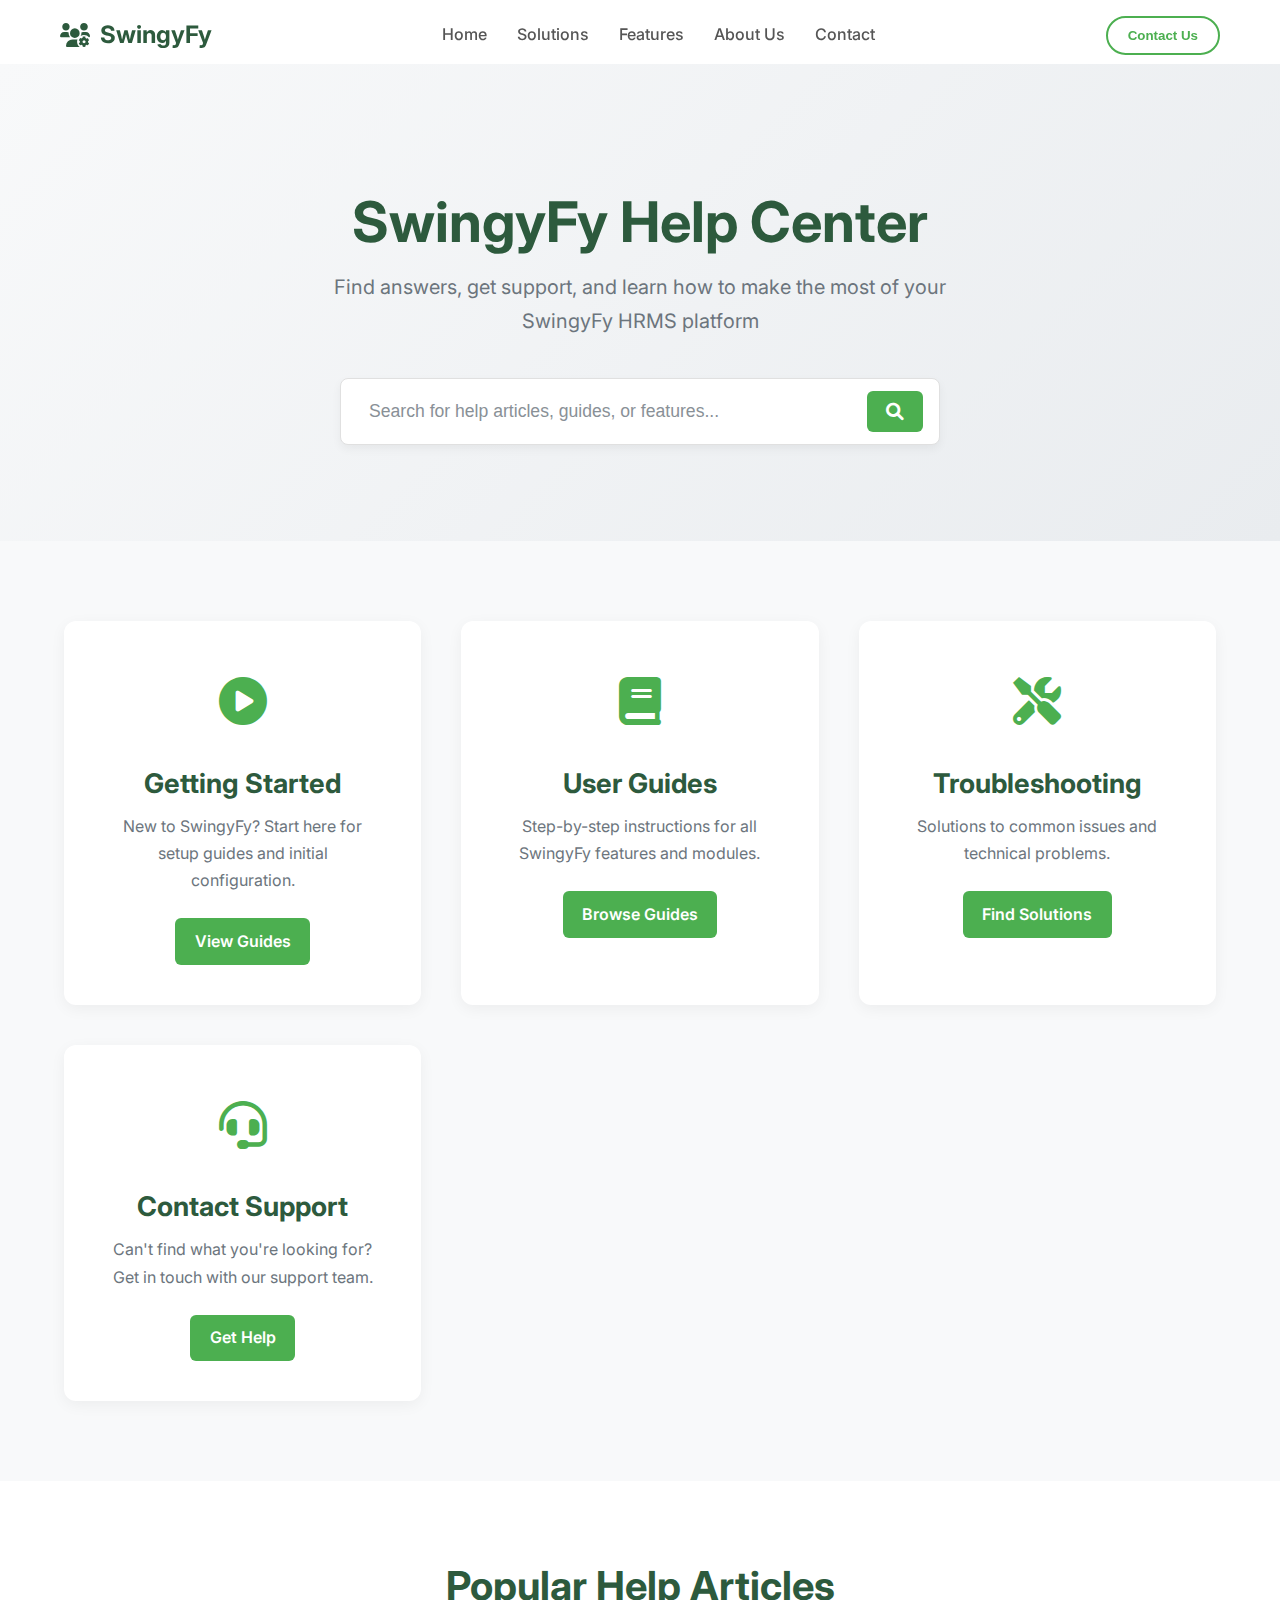
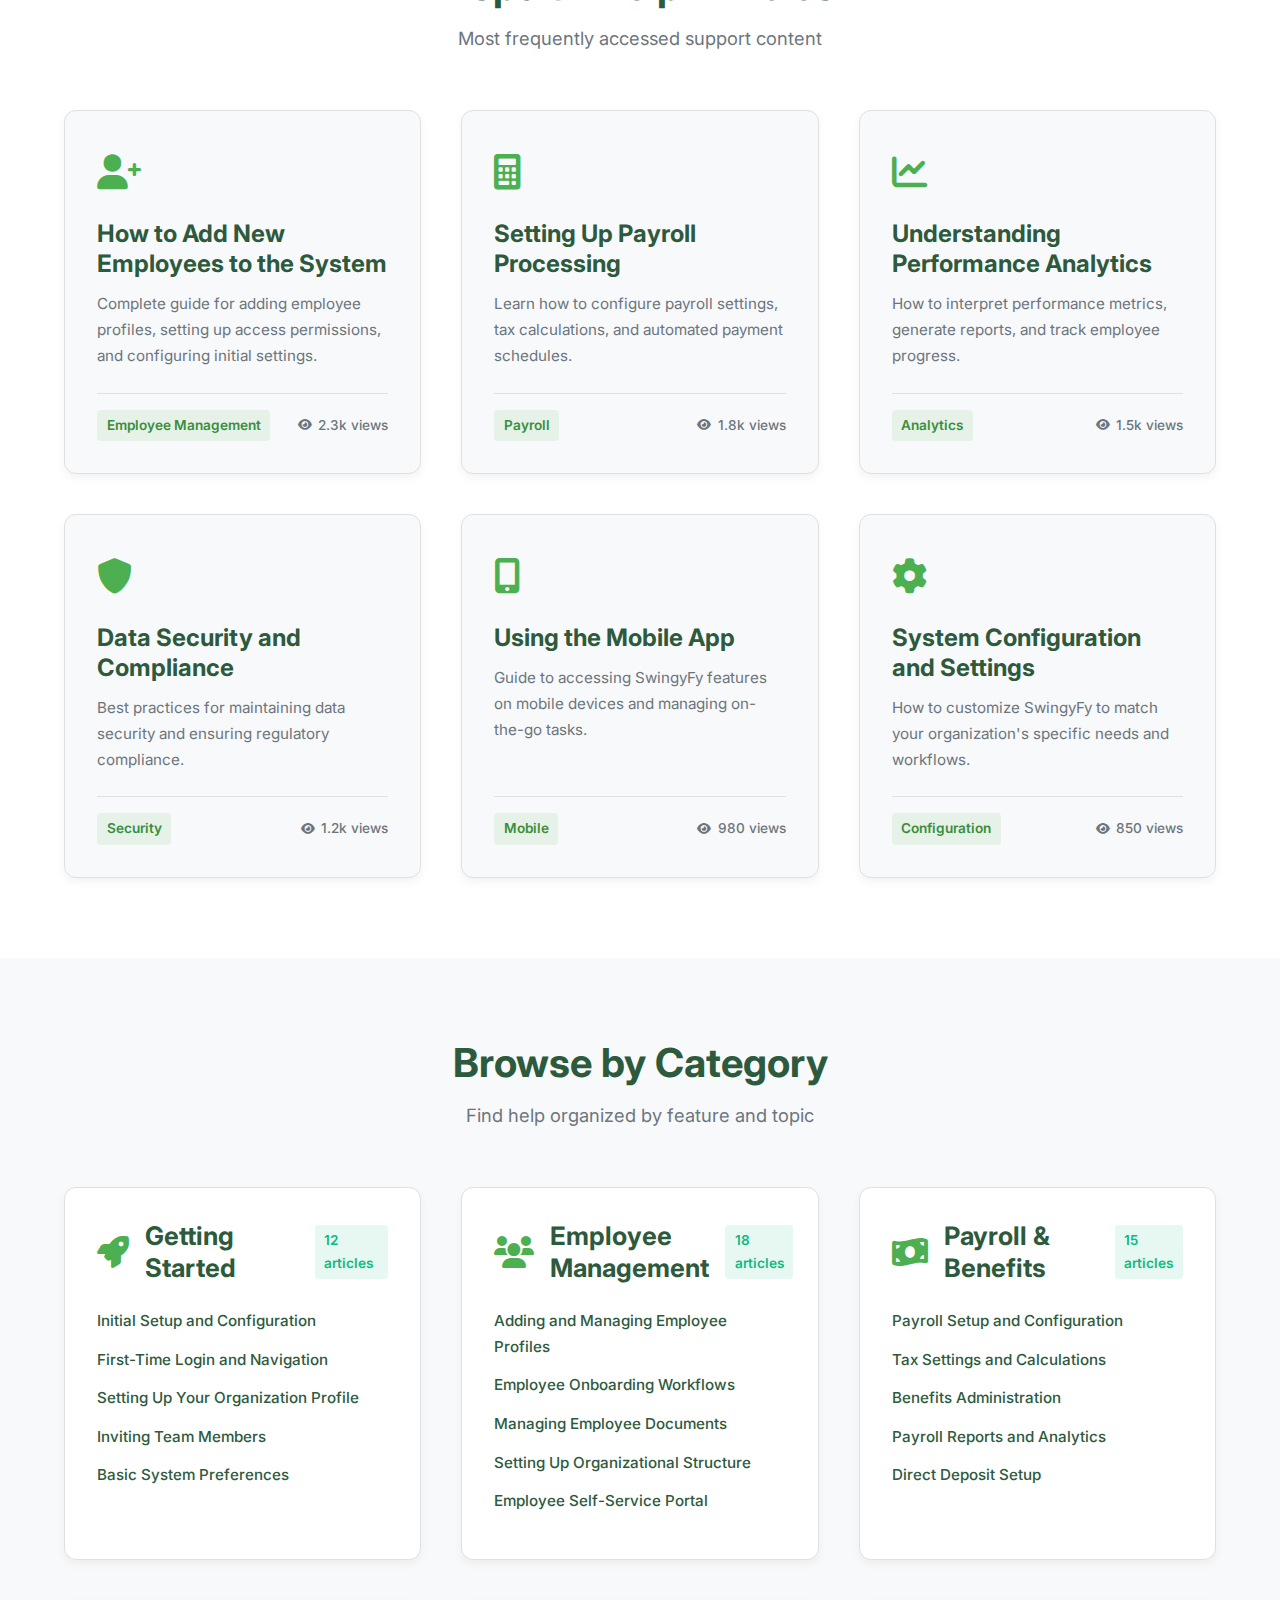
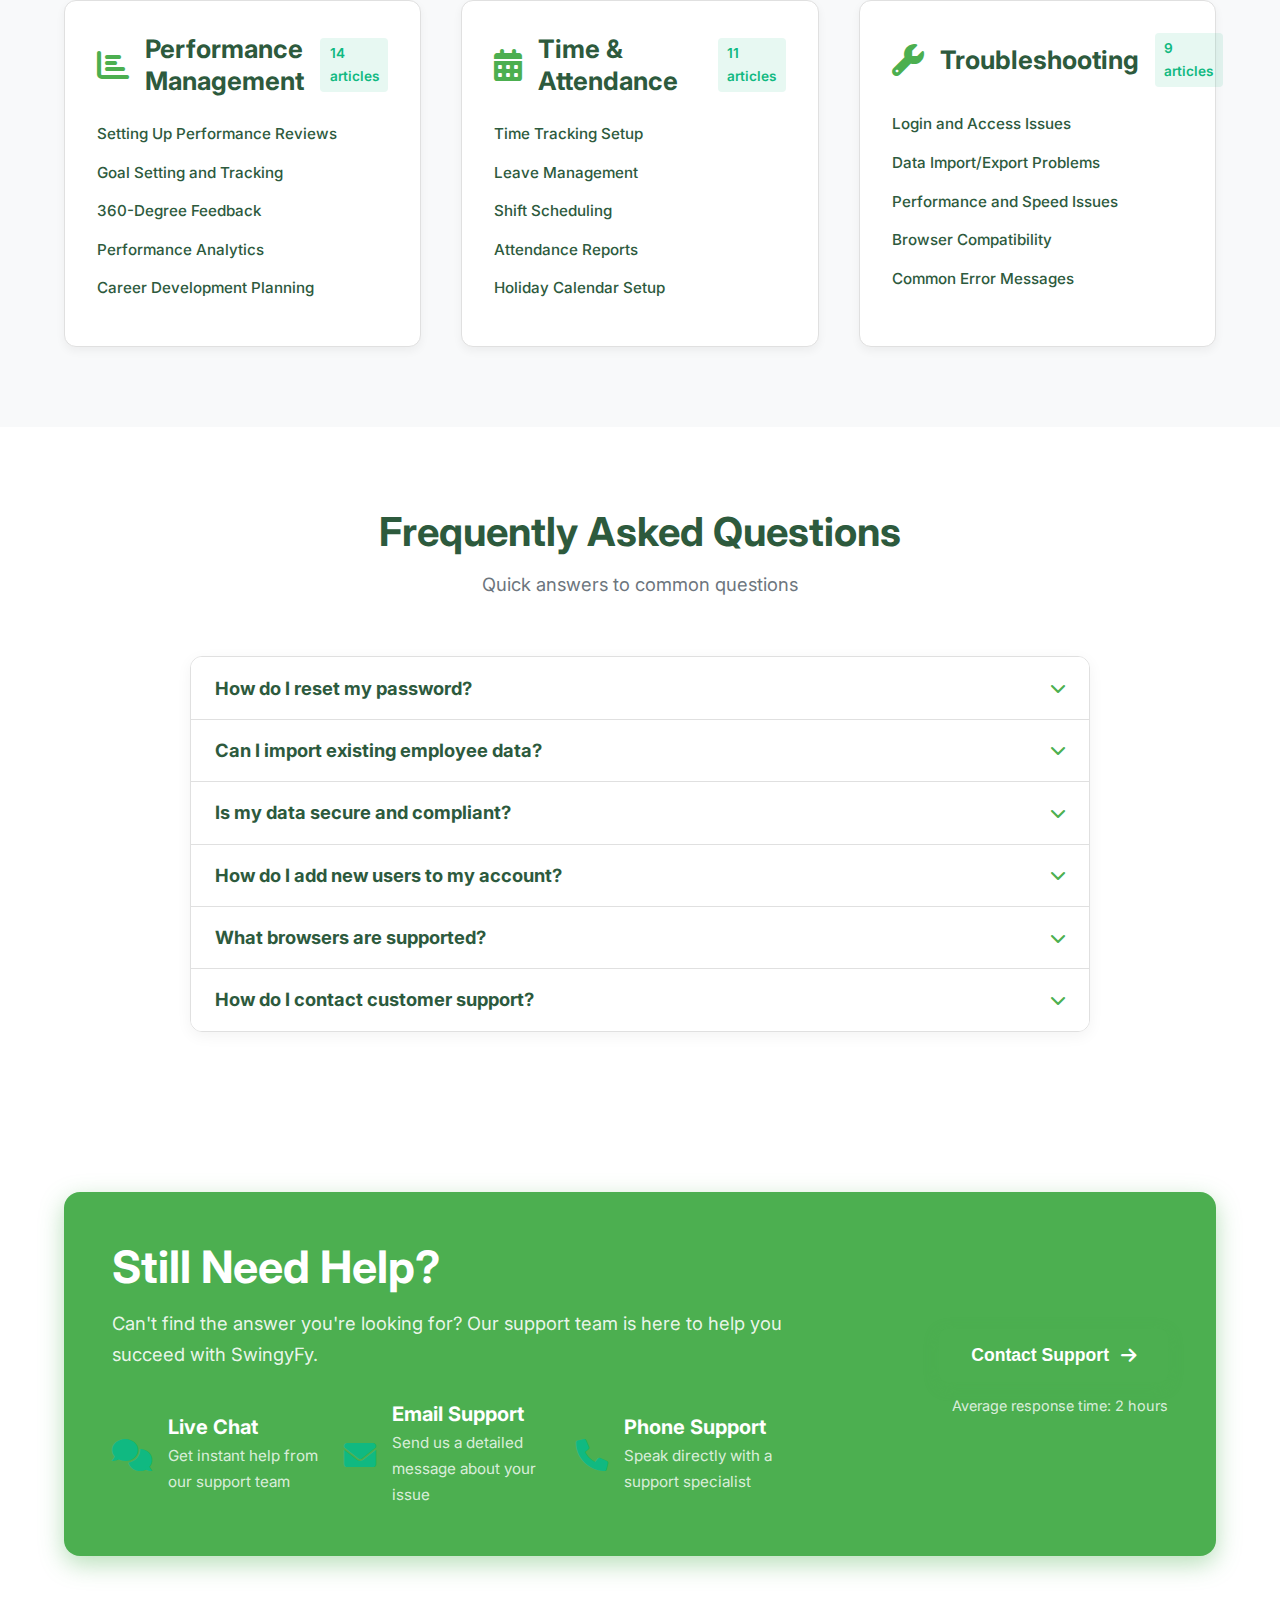
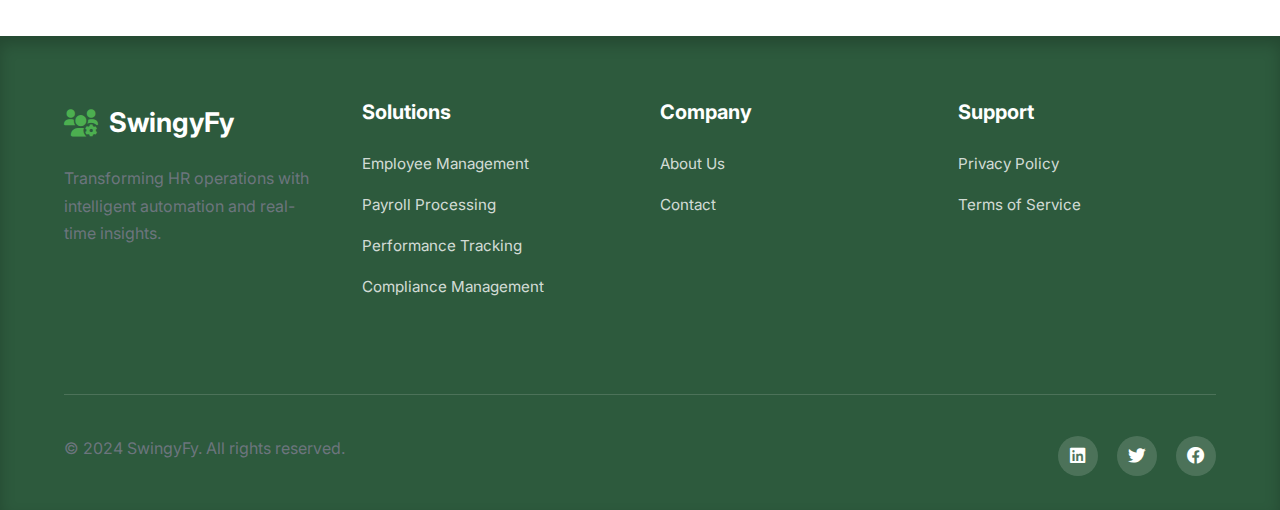
<file: help-center.html>
<!DOCTYPE html>
<html lang="en">
<head>
    <meta charset="UTF-8">
    <meta name="viewport" content="width=device-width, initial-scale=1.0">
    
    <!-- SEO Meta Tags -->
    <title>SwingyFy Help Center | HRMS Support | User Guides | Technical Documentation</title>
    <meta name="description" content="Get help with SwingyFy HRMS software. Find user guides, troubleshooting tips, FAQs, and technical support for all your HR management needs.">
    <meta name="keywords" content="SwingyFy help, HRMS support, user guides, technical documentation, troubleshooting, FAQ, customer support">
    <meta name="author" content="SwingyFy">
    <meta name="robots" content="index, follow">
    <link rel="canonical" href="https://www.swingyfy.com/help-center">
    
    <!-- Open Graph Meta Tags -->
    <meta property="og:title" content="SwingyFy Help Center | HRMS Support & User Guides">
    <meta property="og:description" content="Get help with SwingyFy HRMS software. Find user guides, troubleshooting tips, and technical support.">
    <meta property="og:type" content="website">
    <meta property="og:url" content="https://www.swingyfy.com/help-center">
    <meta property="og:image" content="https://www.swingyfy.com/images/help-center-og.jpg">
    <meta property="og:site_name" content="SwingyFy">
    
    <!-- Twitter Card Meta Tags -->
    <meta name="twitter:card" content="summary_large_image">
    <meta name="twitter:title" content="SwingyFy Help Center | HRMS Support & User Guides">
    <meta name="twitter:description" content="Get help with SwingyFy HRMS software. Find user guides and technical support.">
    <meta name="twitter:image" content="https://www.swingyfy.com/images/help-center-twitter.jpg">
    
    <!-- Structured Data -->
    <script type="application/ld+json">
    {
        "@context": "https://schema.org",
        "@type": "WebPage",
        "name": "SwingyFy Help Center",
        "description": "Support and help documentation for SwingyFy HRMS",
        "url": "https://www.swingyfy.com/help-center",
        "breadcrumb": {
            "@type": "BreadcrumbList",
            "itemListElement": [
                {
                    "@type": "ListItem",
                    "position": 1,
                    "name": "Home",
                    "item": "https://www.swingyfy.com"
                },
                {
                    "@type": "ListItem",
                    "position": 2,
                    "name": "Help Center",
                    "item": "https://www.swingyfy.com/help-center"
                }
            ]
        }
    }
    </script>
    
    <link rel="stylesheet" href="help-center.css">
    <link href="https://fonts.googleapis.com/css2?family=Inter:wght@300;400;500;600;700&display=swap" rel="stylesheet">
    <link rel="stylesheet" href="https://cdnjs.cloudflare.com/ajax/libs/font-awesome/6.0.0/css/all.min.css">
</head>
<body>
    <!-- Navigation -->
    <nav class="navbar">
        <div class="nav-container">
            <a href="index.html" style="text-decoration: none; color: inherit;">
                <div class="nav-logo">
                    <i class="fas fa-users-cog"></i>
                    <span>SwingyFy</span>
                </div>
            </a>
            <ul class="nav-menu">
                <li class="nav-item">
                    <a href="index.html" class="nav-link">Home</a>
                </li>
                <li class="nav-item">
                    <a href="index.html#solutions" class="nav-link">Solutions</a>
                </li>
                <li class="nav-item">
                    <a href="index.html#features" class="nav-link">Features</a>
                </li>
                <li class="nav-item">
                    <a href="about.html" class="nav-link">About Us</a>
                </li>
                <li class="nav-item">
                    <a href="contact.html" class="nav-link">Contact</a>
                </li>
            </ul>
            <div class="nav-cta">
                <button class="btn-contact" onclick="window.location.href='contact.html'">Contact Us</button>
            </div>
        </div>
    </nav>

    <!-- Hero Section -->
    <section class="page-hero">
        <div class="container">
            <div class="hero-content">
                <h1>SwingyFy Help Center</h1>
                <p>Find answers, get support, and learn how to make the most of your SwingyFy HRMS platform</p>
                <div class="search-box">
                    <input type="text" placeholder="Search for help articles, guides, or features..." id="helpSearch">
                    <button class="search-btn">
                        <i class="fas fa-search"></i>
                    </button>
                </div>
            </div>
        </div>
    </section>

    <!-- Quick Access Section -->
    <section class="quick-access">
        <div class="container">
            <div class="quick-access-grid">
                <div class="quick-card">
                    <div class="quick-icon">
                        <i class="fas fa-play-circle"></i>
                    </div>
                    <h3>Getting Started</h3>
                    <p>New to SwingyFy? Start here for setup guides and initial configuration.</p>
                    <a href="#getting-started" class="quick-link">View Guides</a>
                </div>
                
                <div class="quick-card">
                    <div class="quick-icon">
                        <i class="fas fa-book"></i>
                    </div>
                    <h3>User Guides</h3>
                    <p>Step-by-step instructions for all SwingyFy features and modules.</p>
                    <a href="#user-guides" class="quick-link">Browse Guides</a>
                </div>
                
                <div class="quick-card">
                    <div class="quick-icon">
                        <i class="fas fa-tools"></i>
                    </div>
                    <h3>Troubleshooting</h3>
                    <p>Solutions to common issues and technical problems.</p>
                    <a href="#troubleshooting" class="quick-link">Find Solutions</a>
                </div>
                
                <div class="quick-card">
                    <div class="quick-icon">
                        <i class="fas fa-headset"></i>
                    </div>
                    <h3>Contact Support</h3>
                    <p>Can't find what you're looking for? Get in touch with our support team.</p>
                    <a href="contact.html" class="quick-link">Get Help</a>
                </div>
            </div>
        </div>
    </section>

    <!-- Popular Articles Section -->
    <section class="popular-articles">
        <div class="container">
            <div class="section-header">
                <h2>Popular Help Articles</h2>
                <p>Most frequently accessed support content</p>
            </div>
            
            <div class="articles-grid">
                <article class="help-article">
                    <div class="article-icon">
                        <i class="fas fa-user-plus"></i>
                    </div>
                    <h3>How to Add New Employees to the System</h3>
                    <p>Complete guide for adding employee profiles, setting up access permissions, and configuring initial settings.</p>
                    <div class="article-meta">
                        <span class="category">Employee Management</span>
                        <span class="views">2.3k views</span>
                    </div>
                </article>
                
                <article class="help-article">
                    <div class="article-icon">
                        <i class="fas fa-calculator"></i>
                    </div>
                    <h3>Setting Up Payroll Processing</h3>
                    <p>Learn how to configure payroll settings, tax calculations, and automated payment schedules.</p>
                    <div class="article-meta">
                        <span class="category">Payroll</span>
                        <span class="views">1.8k views</span>
                    </div>
                </article>
                
                <article class="help-article">
                    <div class="article-icon">
                        <i class="fas fa-chart-line"></i>
                    </div>
                    <h3>Understanding Performance Analytics</h3>
                    <p>How to interpret performance metrics, generate reports, and track employee progress.</p>
                    <div class="article-meta">
                        <span class="category">Analytics</span>
                        <span class="views">1.5k views</span>
                    </div>
                </article>
                
                <article class="help-article">
                    <div class="article-icon">
                        <i class="fas fa-shield-alt"></i>
                    </div>
                    <h3>Data Security and Compliance</h3>
                    <p>Best practices for maintaining data security and ensuring regulatory compliance.</p>
                    <div class="article-meta">
                        <span class="category">Security</span>
                        <span class="views">1.2k views</span>
                    </div>
                </article>
                
                <article class="help-article">
                    <div class="article-icon">
                        <i class="fas fa-mobile-alt"></i>
                    </div>
                    <h3>Using the Mobile App</h3>
                    <p>Guide to accessing SwingyFy features on mobile devices and managing on-the-go tasks.</p>
                    <div class="article-meta">
                        <span class="category">Mobile</span>
                        <span class="views">980 views</span>
                    </div>
                </article>
                
                <article class="help-article">
                    <div class="article-icon">
                        <i class="fas fa-cog"></i>
                    </div>
                    <h3>System Configuration and Settings</h3>
                    <p>How to customize SwingyFy to match your organization's specific needs and workflows.</p>
                    <div class="article-meta">
                        <span class="category">Configuration</span>
                        <span class="views">850 views</span>
                    </div>
                </article>
            </div>
        </div>
    </section>

    <!-- Help Categories Section -->
    <section class="help-categories">
        <div class="container">
            <div class="section-header">
                <h2>Browse by Category</h2>
                <p>Find help organized by feature and topic</p>
            </div>
            
            <div class="categories-grid">
                <div class="category-card" id="getting-started">
                    <div class="category-header">
                        <i class="fas fa-rocket"></i>
                        <h3>Getting Started</h3>
                        <span class="article-count">12 articles</span>
                    </div>
                    <ul class="category-articles">
                        <li><a href="#">Initial Setup and Configuration</a></li>
                        <li><a href="#">First-Time Login and Navigation</a></li>
                        <li><a href="#">Setting Up Your Organization Profile</a></li>
                        <li><a href="#">Inviting Team Members</a></li>
                        <li><a href="#">Basic System Preferences</a></li>
                    </ul>
                </div>
                
                <div class="category-card" id="user-guides">
                    <div class="category-header">
                        <i class="fas fa-users"></i>
                        <h3>Employee Management</h3>
                        <span class="article-count">18 articles</span>
                    </div>
                    <ul class="category-articles">
                        <li><a href="#">Adding and Managing Employee Profiles</a></li>
                        <li><a href="#">Employee Onboarding Workflows</a></li>
                        <li><a href="#">Managing Employee Documents</a></li>
                        <li><a href="#">Setting Up Organizational Structure</a></li>
                        <li><a href="#">Employee Self-Service Portal</a></li>
                    </ul>
                </div>
                
                <div class="category-card">
                    <div class="category-header">
                        <i class="fas fa-money-bill-wave"></i>
                        <h3>Payroll & Benefits</h3>
                        <span class="article-count">15 articles</span>
                    </div>
                    <ul class="category-articles">
                        <li><a href="#">Payroll Setup and Configuration</a></li>
                        <li><a href="#">Tax Settings and Calculations</a></li>
                        <li><a href="#">Benefits Administration</a></li>
                        <li><a href="#">Payroll Reports and Analytics</a></li>
                        <li><a href="#">Direct Deposit Setup</a></li>
                    </ul>
                </div>
                
                <div class="category-card">
                    <div class="category-header">
                        <i class="fas fa-chart-bar"></i>
                        <h3>Performance Management</h3>
                        <span class="article-count">14 articles</span>
                    </div>
                    <ul class="category-articles">
                        <li><a href="#">Setting Up Performance Reviews</a></li>
                        <li><a href="#">Goal Setting and Tracking</a></li>
                        <li><a href="#">360-Degree Feedback</a></li>
                        <li><a href="#">Performance Analytics</a></li>
                        <li><a href="#">Career Development Planning</a></li>
                    </ul>
                </div>
                
                <div class="category-card">
                    <div class="category-header">
                        <i class="fas fa-calendar-alt"></i>
                        <h3>Time & Attendance</h3>
                        <span class="article-count">11 articles</span>
                    </div>
                    <ul class="category-articles">
                        <li><a href="#">Time Tracking Setup</a></li>
                        <li><a href="#">Leave Management</a></li>
                        <li><a href="#">Shift Scheduling</a></li>
                        <li><a href="#">Attendance Reports</a></li>
                        <li><a href="#">Holiday Calendar Setup</a></li>
                    </ul>
                </div>
                
                <div class="category-card" id="troubleshooting">
                    <div class="category-header">
                        <i class="fas fa-wrench"></i>
                        <h3>Troubleshooting</h3>
                        <span class="article-count">9 articles</span>
                    </div>
                    <ul class="category-articles">
                        <li><a href="#">Login and Access Issues</a></li>
                        <li><a href="#">Data Import/Export Problems</a></li>
                        <li><a href="#">Performance and Speed Issues</a></li>
                        <li><a href="#">Browser Compatibility</a></li>
                        <li><a href="#">Common Error Messages</a></li>
                    </ul>
                </div>
            </div>
        </div>
    </section>

    <!-- FAQ Section -->
    <section class="help-faq">
        <div class="container">
            <div class="section-header">
                <h2>Frequently Asked Questions</h2>
                <p>Quick answers to common questions</p>
            </div>
            
            <div class="faq-container">
                <div class="faq-item">
                    <div class="faq-question">
                        <h3>How do I reset my password?</h3>
                        <i class="fas fa-chevron-down"></i>
                    </div>
                    <div class="faq-answer">
                        <p>Click on "Forgot Password" on the login page, enter your email address, and follow the instructions in the reset email. If you don't receive the email within 5 minutes, check your spam folder or contact support.</p>
                    </div>
                </div>
                
                <div class="faq-item">
                    <div class="faq-question">
                        <h3>Can I import existing employee data?</h3>
                        <i class="fas fa-chevron-down"></i>
                    </div>
                    <div class="faq-answer">
                        <p>Yes, SwingyFy supports bulk data import via CSV files. Go to Settings > Data Import, download our template, fill in your data, and upload the file. Our system will validate and import your employee information.</p>
                    </div>
                </div>
                
                <div class="faq-item">
                    <div class="faq-question">
                        <h3>Is my data secure and compliant?</h3>
                        <i class="fas fa-chevron-down"></i>
                    </div>
                    <div class="faq-answer">
                        <p>Absolutely. SwingyFy uses enterprise-grade security with 256-bit SSL encryption, SOC 2 compliance, and GDPR compliance. Your data is stored in secure, geographically distributed data centers with regular backups.</p>
                    </div>
                </div>
                
                <div class="faq-item">
                    <div class="faq-question">
                        <h3>How do I add new users to my account?</h3>
                        <i class="fas fa-chevron-down"></i>
                    </div>
                    <div class="faq-answer">
                        <p>Navigate to Settings > User Management, click "Add User," enter their email and role permissions, and send an invitation. They'll receive an email to set up their account and access the system.</p>
                    </div>
                </div>
                
                <div class="faq-item">
                    <div class="faq-question">
                        <h3>What browsers are supported?</h3>
                        <i class="fas fa-chevron-down"></i>
                    </div>
                    <div class="faq-answer">
                        <p>SwingyFy works best on modern browsers: Chrome 90+, Firefox 88+, Safari 14+, and Edge 90+. We recommend keeping your browser updated for the best experience and security.</p>
                    </div>
                </div>
                
                <div class="faq-item">
                    <div class="faq-question">
                        <h3>How do I contact customer support?</h3>
                        <i class="fas fa-chevron-down"></i>
                    </div>
                    <div class="faq-answer">
                        <p>You can reach our support team via email at support@swingyfy.com, through the in-app chat widget, or by calling +1 (555) 123-4567. Our support hours are Monday-Friday 9 AM-6 PM EST.</p>
                    </div>
                </div>
            </div>
        </div>
    </section>

    <!-- Contact Support Section -->
    <section class="contact-support">
        <div class="container">
            <div class="support-content">
                <div class="support-text">
                    <h2>Still Need Help?</h2>
                    <p>Can't find the answer you're looking for? Our support team is here to help you succeed with SwingyFy.</p>
                    <div class="support-options">
                        <div class="support-option">
                            <i class="fas fa-comments"></i>
                            <div>
                                <h4>Live Chat</h4>
                                <p>Get instant help from our support team</p>
                            </div>
                        </div>
                        <div class="support-option">
                            <i class="fas fa-envelope"></i>
                            <div>
                                <h4>Email Support</h4>
                                <p>Send us a detailed message about your issue</p>
                            </div>
                        </div>
                        <div class="support-option">
                            <i class="fas fa-phone"></i>
                            <div>
                                <h4>Phone Support</h4>
                                <p>Speak directly with a support specialist</p>
                            </div>
                        </div>
                    </div>
                </div>
                <div class="support-cta">
                    <button class="btn-primary" onclick="window.location.href='contact.html'">
                        Contact Support
                        <i class="fas fa-arrow-right"></i>
                    </button>
                    <p>Average response time: 2 hours</p>
                </div>
            </div>
        </div>
    </section>

    <!-- Footer -->
    <footer class="footer">
        <div class="container">
            <div class="footer-content">
                <div class="footer-section">
                    <div class="footer-logo">
                        <i class="fas fa-users-cog"></i>
                        <span>SwingyFy</span>
                    </div>
                    <p>Transforming HR operations with intelligent automation and real-time insights.</p>
                </div>
                
                <div class="footer-section">
                    <h4>Solutions</h4>
                    <ul>
                        <li><a href="employee-management.html">Employee Management</a></li>
                        <li><a href="payroll-processing.html">Payroll Processing</a></li>
                        <li><a href="performance-tracking.html">Performance Tracking</a></li>
                        <li><a href="compliance-management.html">Compliance Management</a></li>
                    </ul>
                </div>
                
                <div class="footer-section">
                    <h4>Company</h4>
                    <ul>
                        <li><a href="about.html">About Us</a></li>
                        <li><a href="contact.html">Contact</a></li>
                        <!-- <li><a href="careers.html">Careers</a></li>
                        <li><a href="blog.html">Blog</a></li> -->
                    </ul>
                </div>
                
                <div class="footer-section">
                    <h4>Support</h4>
                    <ul>
                        <!-- <li><a href="help-center.html">Help Center</a></li>
                        <li><a href="documentation.html">Documentation</a></li> -->
                        <li><a href="privacy-policy.html">Privacy Policy</a></li>
                        <li><a href="terms-of-service.html">Terms of Service</a></li>
                    </ul>
                </div>
            </div>
            
            <div class="footer-bottom">
                <p>&copy; 2024 SwingyFy. All rights reserved.</p>
                <div class="social-links">
                    <a href="#"><i class="fab fa-linkedin"></i></a>
                    <a href="#"><i class="fab fa-twitter"></i></a>
                    <a href="#"><i class="fab fa-facebook"></i></a>
                </div>
            </div>
        </div>
    </footer>

    <script src="script.js"></script>
</body>
</html>
</file>
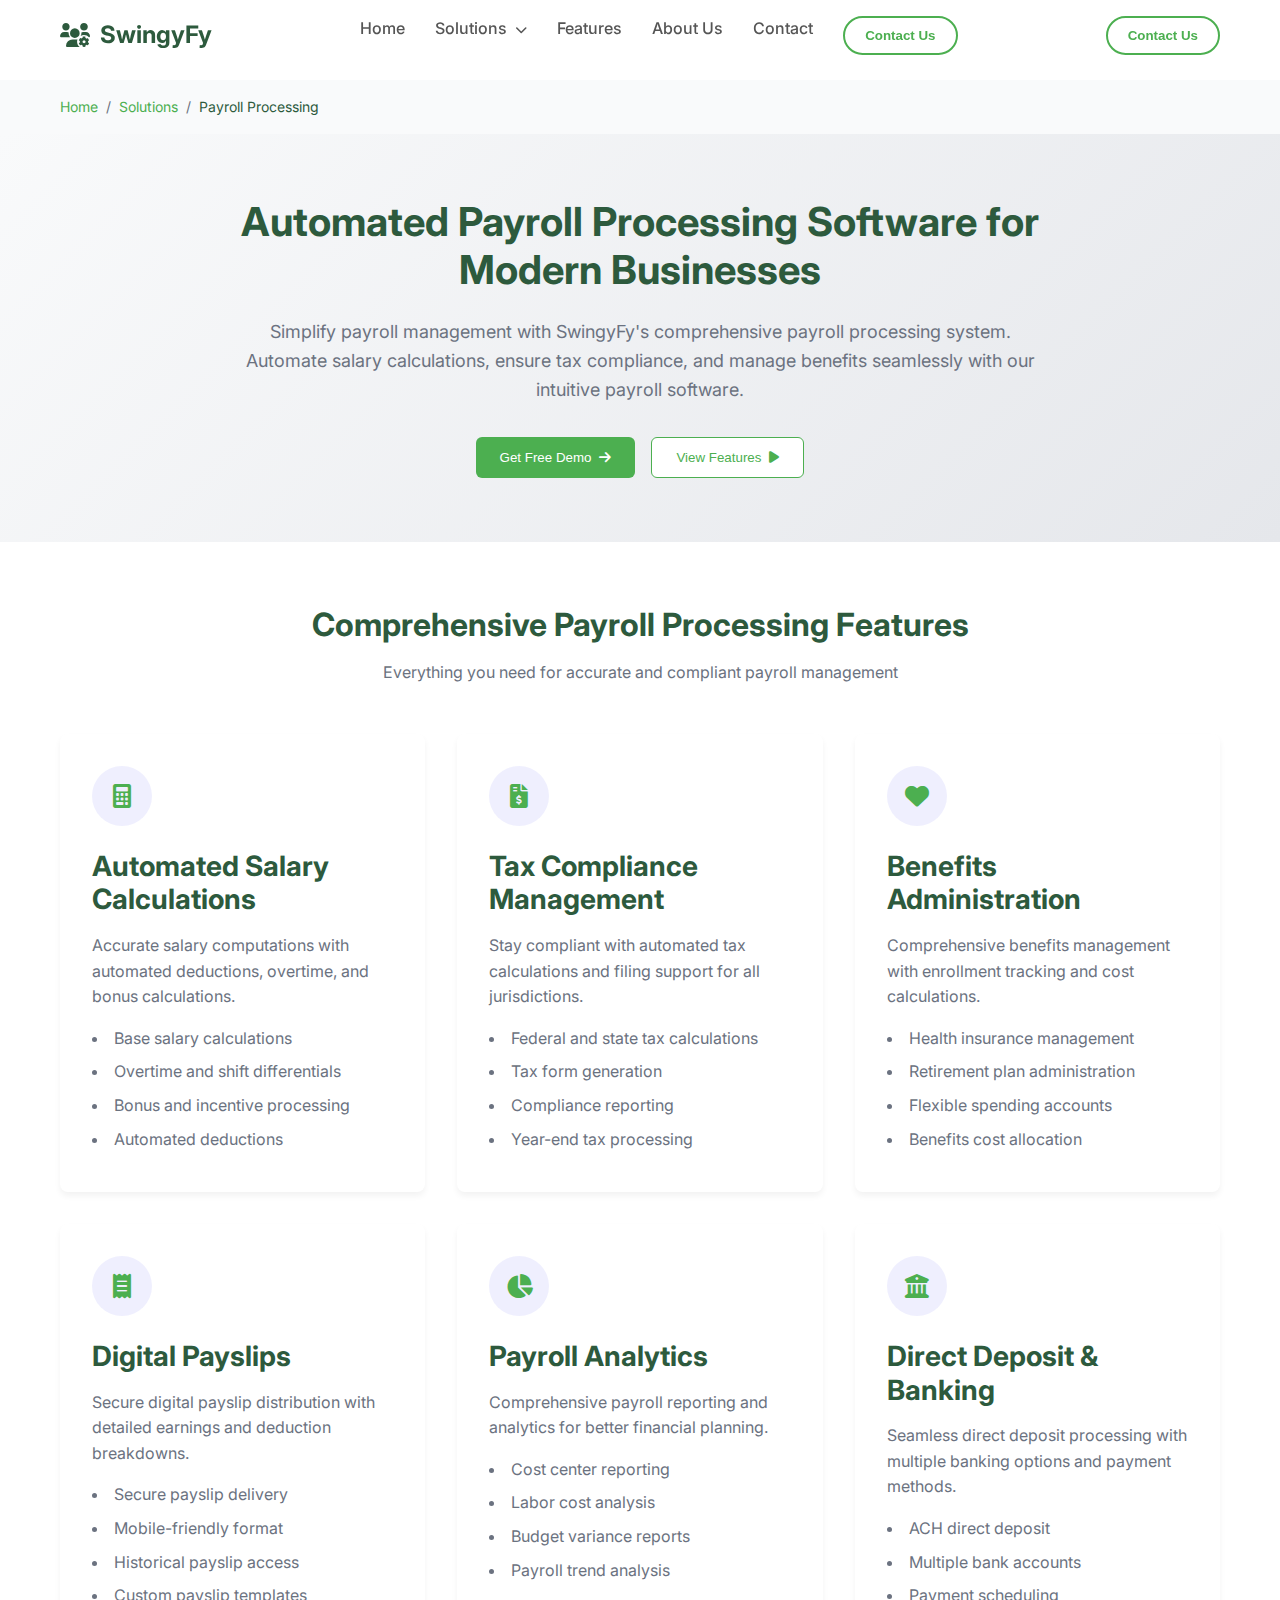
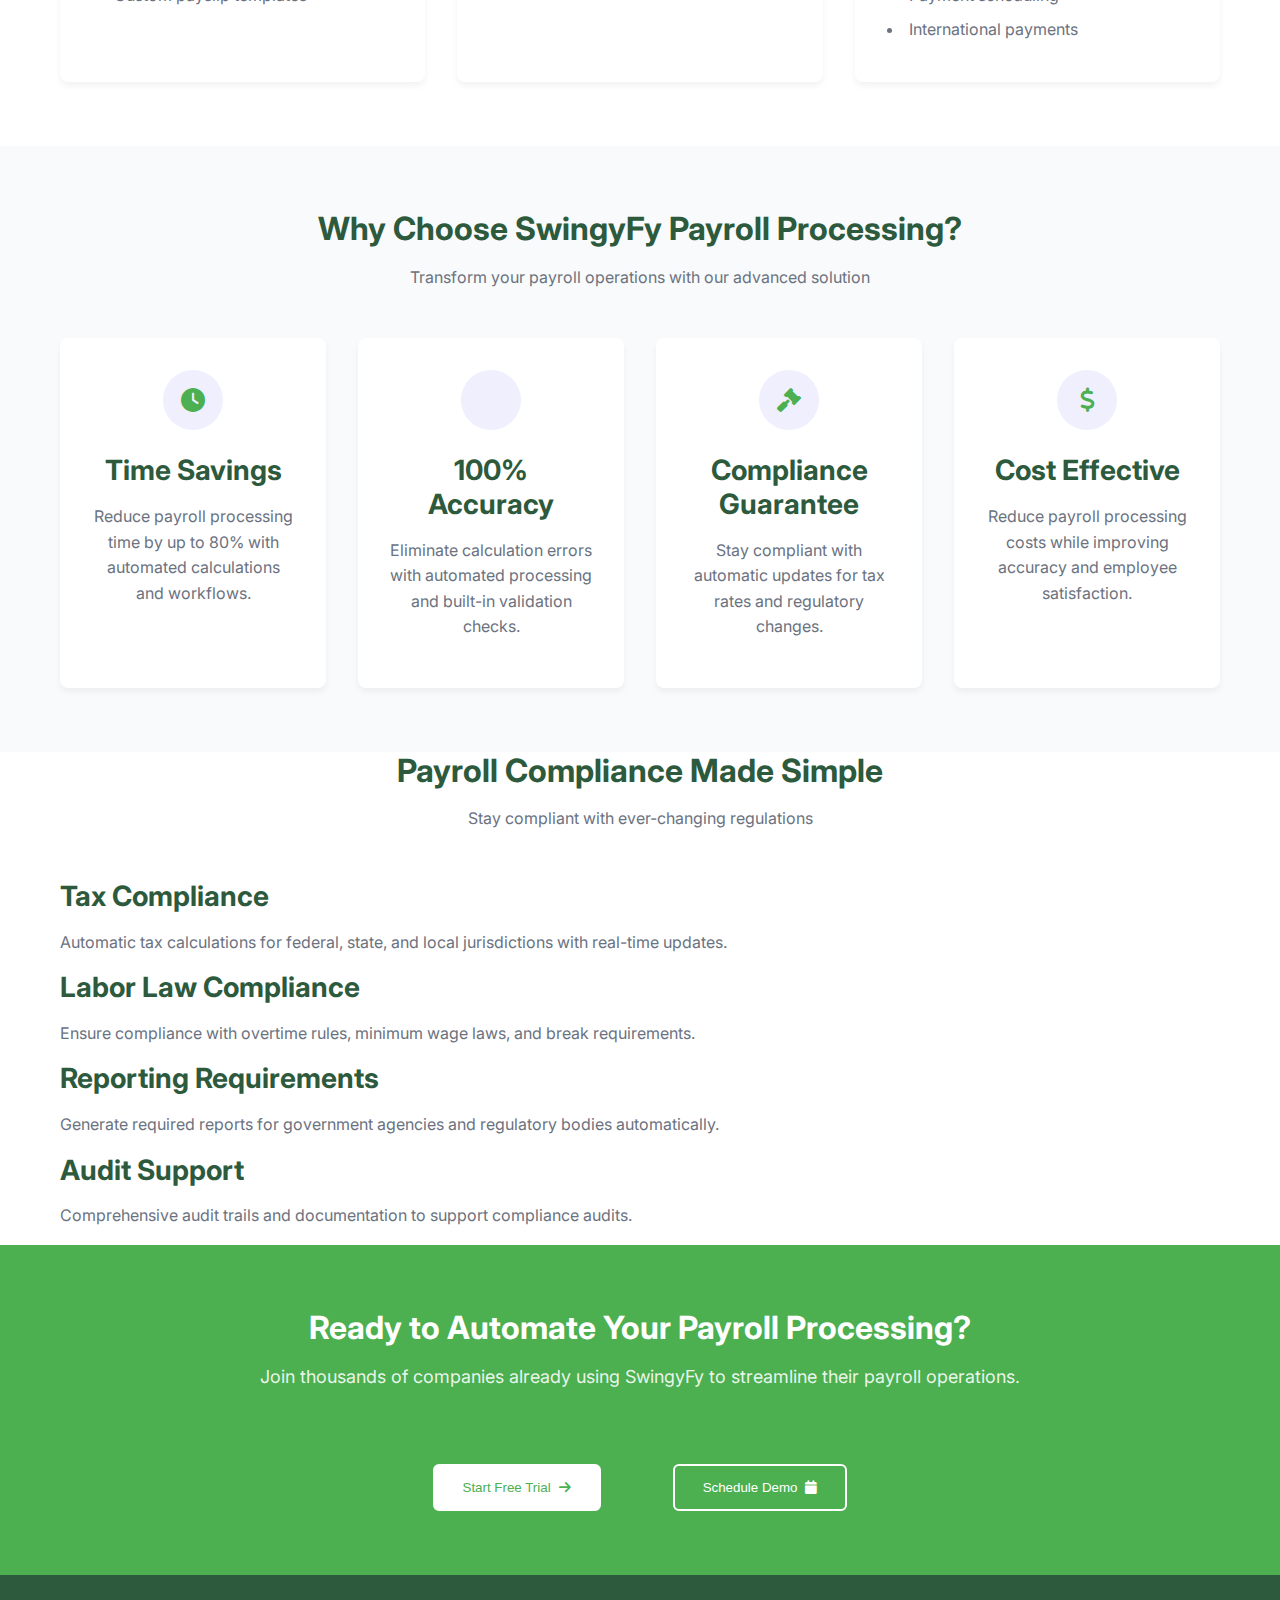
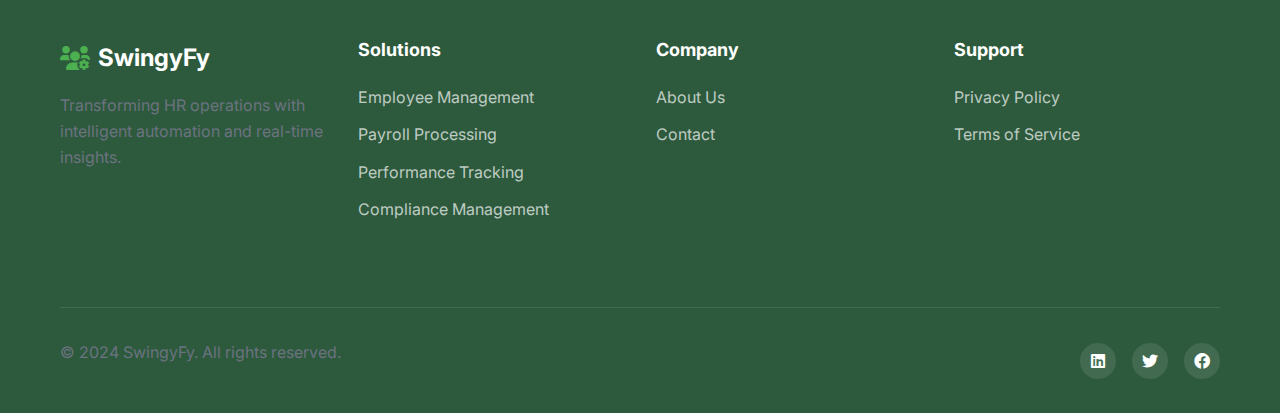
<file: payroll-processing.html>
<!DOCTYPE html>
<html lang="en">
<head>
    <meta charset="UTF-8">
    <meta name="viewport" content="width=device-width, initial-scale=1.0">
    
    <!-- SEO Meta Tags -->
    <title>Payroll Processing Software | Automated Payroll Management System | SwingyFy</title>
    <meta name="description" content="Streamline payroll processing with SwingyFy's automated payroll software. Handle salary calculations, tax compliance, and benefits management efficiently. Free demo available!">
    <meta name="keywords" content="payroll processing software, automated payroll system, payroll management, salary calculation software, tax compliance payroll, benefits management">
    <meta name="author" content="SwingyFy">
    <meta name="robots" content="index, follow">
    <link rel="canonical" href="https://www.swingyfy.com/payroll-processing">
    
    <!-- Open Graph Meta Tags -->
    <meta property="og:title" content="Payroll Processing Software | Automated Payroll Management System">
    <meta property="og:description" content="Streamline payroll processing with SwingyFy's automated payroll software. Handle salary calculations and tax compliance efficiently.">
    <meta property="og:type" content="website">
    <meta property="og:url" content="https://www.swingyfy.com/payroll-processing">
    <meta property="og:image" content="https://www.swingyfy.com/images/payroll-processing-og.jpg">
    <meta property="og:site_name" content="SwingyFy">
    
    <!-- Twitter Card Meta Tags -->
    <meta name="twitter:card" content="summary_large_image">
    <meta name="twitter:title" content="Payroll Processing Software | Automated Payroll Management System">
    <meta name="twitter:description" content="Streamline payroll processing with SwingyFy's automated payroll software.">
    <meta name="twitter:image" content="https://www.swingyfy.com/images/payroll-processing-twitter.jpg">
    
    <!-- Structured Data -->
    <script type="application/ld+json">
    {
        "@context": "https://schema.org",
        "@type": "WebPage",
        "name": "Payroll Processing Software",
        "description": "Automated payroll management system for businesses of all sizes",
        "url": "https://www.swingyfy.com/payroll-processing",
        "breadcrumb": {
            "@type": "BreadcrumbList",
            "itemListElement": [
                {
                    "@type": "ListItem",
                    "position": 1,
                    "name": "Home",
                    "item": "https://www.swingyfy.com"
                },
                {
                    "@type": "ListItem",
                    "position": 2,
                    "name": "Solutions",
                    "item": "https://www.swingyfy.com/solutions"
                },
                {
                    "@type": "ListItem",
                    "position": 3,
                    "name": "Payroll Processing"
                }
            ]
        }
    }
    </script>
    
    <link rel="stylesheet" href="employee.css">
    <link href="https://fonts.googleapis.com/css2?family=Inter:wght@300;400;500;600;700&display=swap" rel="stylesheet">
    <link rel="stylesheet" href="https://cdnjs.cloudflare.com/ajax/libs/font-awesome/6.0.0/css/all.min.css">
</head>
<body>
    <!-- Navigation -->
    <nav class="navbar">
        <div class="nav-container">
            <a href="index.html" style="text-decoration: none; color: inherit;">
                <div class="nav-logo">
                    <i class="fas fa-users-cog"></i>
                    <span>SwingyFy</span>
                </div>
            </a>
            <ul class="nav-menu" id="navMenu">
                <li class="nav-item">
                    <a href="index.html" class="nav-link">Home</a>
                </li>
                <li class="nav-item has-dropdown">
                   <a href="" class="nav-link dropdown-solution">Solutions <i
                            class="fas fa-chevron-down dropdown-arrow"></i></a>
                    <div class="dropdown-menu">
                        <div class="dropdown-content">
                            <ul>
                                <li><a href="employee-management.html">Employee Management</a></li>
                                <li><a href="payroll-processing.html">Payroll Processing</a></li>
                                <li><a href="performance-tracking.html">Performance Tracking</a></li>
                                <li><a href="compliance-management.html">Compliance Management</a></li>
                            </ul>
                        </div>
                    </div>
                </li>
                <li class="nav-item">
                    <a href="#features" class="nav-link">Features</a>
                </li>
                <li class="nav-item">
                    <a href="about.html" class="nav-link">About Us</a>
                </li>
                <!-- <li class="nav-item">
                    <a href="blog.html" class="nav-link">Blog</a>
                </li> -->
                <li class="nav-item">
                    <a href="contact.html" class="nav-link">Contact</a>
                </li>
                <li class="nav-item nav-cta-mobile">
                    <button class="btn-contact" onclick="scrollToContact()">Contact Us</button>
                </li>
            </ul>
            <div class="nav-cta nav-cta-desktop">
                <button class="btn-contact" onclick="scrollToContact()">Contact Us</button>
            </div>
            <div class="hamburger">
                <span class="bar"></span>
                <span class="bar"></span>
                <span class="bar"></span>
            </div>
        </div>
    </nav>

    <!-- Breadcrumb -->
    <section class="breadcrumb">
        <div class="container">
            <nav aria-label="breadcrumb">
                <ol class="breadcrumb-list">
                    <li><a href="index.html">Home</a></li>
                    <li><a href="index.html#solutions">Solutions</a></li>
                    <li>Payroll Processing</li>
                </ol>
            </nav>
        </div>
    </section>

    <!-- Hero Section -->
    <section class="page-hero">
        <div class="container">
            <div class="hero-content">
                <h1>Automated Payroll Processing Software for Modern Businesses</h1>
                <p>Simplify payroll management with SwingyFy's comprehensive payroll processing system. Automate salary calculations, ensure tax compliance, and manage benefits seamlessly with our intuitive payroll software.</p>
                <div class="hero-cta">
                    <button class="btn-primary" onclick="window.location.href='contact.html'">
                        Get Free Demo
                        <i class="fas fa-arrow-right"></i>
                    </button>
                    <button class="btn-secondary" onclick="window.location.href='#features'">
                        View Features
                        <i class="fas fa-play"></i>
                    </button>
                </div>
            </div>
        </div>
    </section>

    <!-- Features Section -->
    <section id="features" class="features-detailed">
        <div class="container">
            <div class="section-header">
                <h2>Comprehensive Payroll Processing Features</h2>
                <p>Everything you need for accurate and compliant payroll management</p>
            </div>
            
            <div class="features-grid">
                <div class="feature-item">
                    <div class="feature-icon">
                        <i class="fas fa-calculator"></i>
                    </div>
                    <h3>Automated Salary Calculations</h3>
                    <p>Accurate salary computations with automated deductions, overtime, and bonus calculations.</p>
                    <ul>
                        <li>Base salary calculations</li>
                        <li>Overtime and shift differentials</li>
                        <li>Bonus and incentive processing</li>
                        <li>Automated deductions</li>
                    </ul>
                </div>
                
                <div class="feature-item">
                    <div class="feature-icon">
                        <i class="fas fa-file-invoice-dollar"></i>
                    </div>
                    <h3>Tax Compliance Management</h3>
                    <p>Stay compliant with automated tax calculations and filing support for all jurisdictions.</p>
                    <ul>
                        <li>Federal and state tax calculations</li>
                        <li>Tax form generation</li>
                        <li>Compliance reporting</li>
                        <li>Year-end tax processing</li>
                    </ul>
                </div>
                
                <div class="feature-item">
                    <div class="feature-icon">
                        <i class="fas fa-heart"></i>
                    </div>
                    <h3>Benefits Administration</h3>
                    <p>Comprehensive benefits management with enrollment tracking and cost calculations.</p>
                    <ul>
                        <li>Health insurance management</li>
                        <li>Retirement plan administration</li>
                        <li>Flexible spending accounts</li>
                        <li>Benefits cost allocation</li>
                    </ul>
                </div>
                
                <div class="feature-item">
                    <div class="feature-icon">
                        <i class="fas fa-receipt"></i>
                    </div>
                    <h3>Digital Payslips</h3>
                    <p>Secure digital payslip distribution with detailed earnings and deduction breakdowns.</p>
                    <ul>
                        <li>Secure payslip delivery</li>
                        <li>Mobile-friendly format</li>
                        <li>Historical payslip access</li>
                        <li>Custom payslip templates</li>
                    </ul>
                </div>
                
                <div class="feature-item">
                    <div class="feature-icon">
                        <i class="fas fa-chart-pie"></i>
                    </div>
                    <h3>Payroll Analytics</h3>
                    <p>Comprehensive payroll reporting and analytics for better financial planning.</p>
                    <ul>
                        <li>Cost center reporting</li>
                        <li>Labor cost analysis</li>
                        <li>Budget variance reports</li>
                        <li>Payroll trend analysis</li>
                    </ul>
                </div>
                
                <div class="feature-item">
                    <div class="feature-icon">
                        <i class="fas fa-university"></i>
                    </div>
                    <h3>Direct Deposit & Banking</h3>
                    <p>Seamless direct deposit processing with multiple banking options and payment methods.</p>
                    <ul>
                        <li>ACH direct deposit</li>
                        <li>Multiple bank accounts</li>
                        <li>Payment scheduling</li>
                        <li>International payments</li>
                    </ul>
                </div>
            </div>
        </div>
    </section>

    <!-- Benefits Section -->
    <section class="benefits">
        <div class="container">
            <div class="section-header">
                <h2>Why Choose SwingyFy Payroll Processing?</h2>
                <p>Transform your payroll operations with our advanced solution</p>
            </div>
            
            <div class="benefits-grid">
                <div class="benefit-card">
                    <div class="benefit-icon">
                        <i class="fas fa-clock"></i>
                    </div>
                    <h3>Time Savings</h3>
                    <p>Reduce payroll processing time by up to 80% with automated calculations and workflows.</p>
                </div>
                
                <div class="benefit-card">
                    <div class="benefit-icon">
                        <i class="fas fa-shield-check"></i>
                    </div>
                    <h3>100% Accuracy</h3>
                    <p>Eliminate calculation errors with automated processing and built-in validation checks.</p>
                </div>
                
                <div class="benefit-card">
                    <div class="benefit-icon">
                        <i class="fas fa-gavel"></i>
                    </div>
                    <h3>Compliance Guarantee</h3>
                    <p>Stay compliant with automatic updates for tax rates and regulatory changes.</p>
                </div>
                
                <div class="benefit-card">
                    <div class="benefit-icon">
                        <i class="fas fa-dollar-sign"></i>
                    </div>
                    <h3>Cost Effective</h3>
                    <p>Reduce payroll processing costs while improving accuracy and employee satisfaction.</p>
                </div>
            </div>
        </div>
    </section>

    <!-- Compliance Section -->
    <section class="compliance-section">
        <div class="container">
            <div class="section-header">
                <h2>Payroll Compliance Made Simple</h2>
                <p>Stay compliant with ever-changing regulations</p>
            </div>
            
            <div class="compliance-grid">
                <div class="compliance-item">
                    <h3>Tax Compliance</h3>
                    <p>Automatic tax calculations for federal, state, and local jurisdictions with real-time updates.</p>
                </div>
                
                <div class="compliance-item">
                    <h3>Labor Law Compliance</h3>
                    <p>Ensure compliance with overtime rules, minimum wage laws, and break requirements.</p>
                </div>
                
                <div class="compliance-item">
                    <h3>Reporting Requirements</h3>
                    <p>Generate required reports for government agencies and regulatory bodies automatically.</p>
                </div>
                
                <div class="compliance-item">
                    <h3>Audit Support</h3>
                    <p>Comprehensive audit trails and documentation to support compliance audits.</p>
                </div>
            </div>
        </div>
    </section>

    <!-- CTA Section -->
    <section class="cta-section">
        <div class="container">
            <div class="cta-content">
                <h2>Ready to Automate Your Payroll Processing?</h2>
                <p>Join thousands of companies already using SwingyFy to streamline their payroll operations.</p>
                <div class="cta-buttons">
                    <button class="btn-primary" onclick="window.location.href='contact.html'">
                        Start Free Trial
                        <i class="fas fa-arrow-right"></i>
                    </button>
                    <button class="btn-secondary" onclick="window.location.href='contact.html'">
                        Schedule Demo
                        <i class="fas fa-calendar"></i>
                    </button>
                </div>
            </div>
        </div>
    </section>

    <!-- Footer -->
    <footer class="footer">
        <div class="container">
            <div class="footer-content">
                <div class="footer-section">
                    <div class="footer-logo">
                        <i class="fas fa-users-cog"></i>
                        <span>SwingyFy</span>
                    </div>
                    <p>Transforming HR operations with intelligent automation and real-time insights.</p>
                </div>
                
                <div class="footer-section">
                    <h4>Solutions</h4>
                    <ul>
                        <li><a href="employee-management.html">Employee Management</a></li>
                        <li><a href="payroll-processing.html">Payroll Processing</a></li>
                        <li><a href="performance-tracking.html">Performance Tracking</a></li>
                        <li><a href="compliance-management.html">Compliance Management</a></li>
                    </ul>
                </div>
                
                <div class="footer-section">
                    <h4>Company</h4>
                    <ul>
                        <li><a href="about.html">About Us</a></li>
                        <li><a href="contact.html">Contact</a></li>
                        <!-- <li><a href="careers.html">Careers</a></li>
                        <li><a href="blog.html">Blog</a></li> -->
                    </ul>
                </div>
                
                <div class="footer-section">
                    <h4>Support</h4>
                    <ul>
                        <!-- <li><a href="help-center.html">Help Center</a></li>
                        <li><a href="documentation.html">Documentation</a></li> -->
                        <li><a href="privacy-policy.html">Privacy Policy</a></li>
                        <li><a href="terms-of-service.html">Terms of Service</a></li>
                    </ul>
                </div>
            </div>
            
            <div class="footer-bottom">
                <p>&copy; 2024 SwingyFy. All rights reserved.</p>
                <div class="social-links">
                    <a href="#"><i class="fab fa-linkedin"></i></a>
                    <a href="#"><i class="fab fa-twitter"></i></a>
                    <a href="#"><i class="fab fa-facebook"></i></a>
                </div>
            </div>
        </div>
    </footer>

    <script src="script.js"></script>
</body>
</html>
</file>
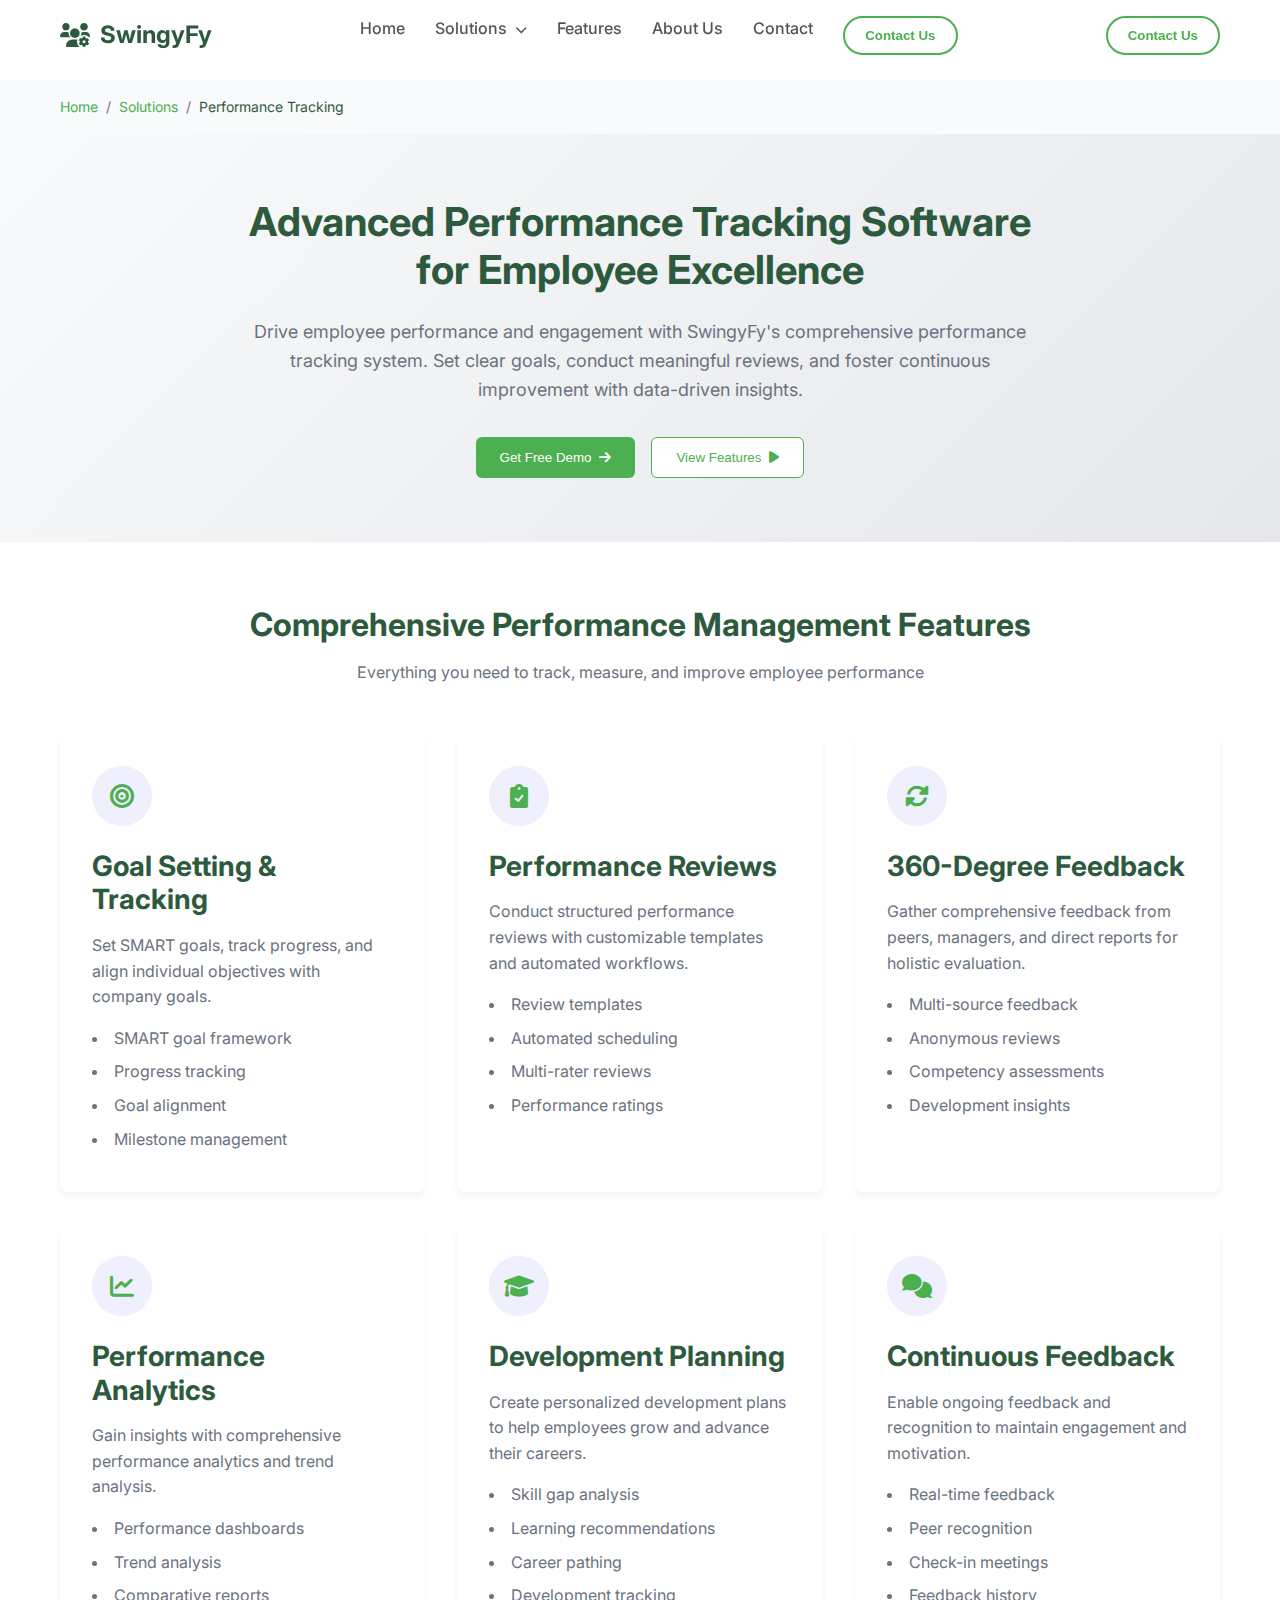
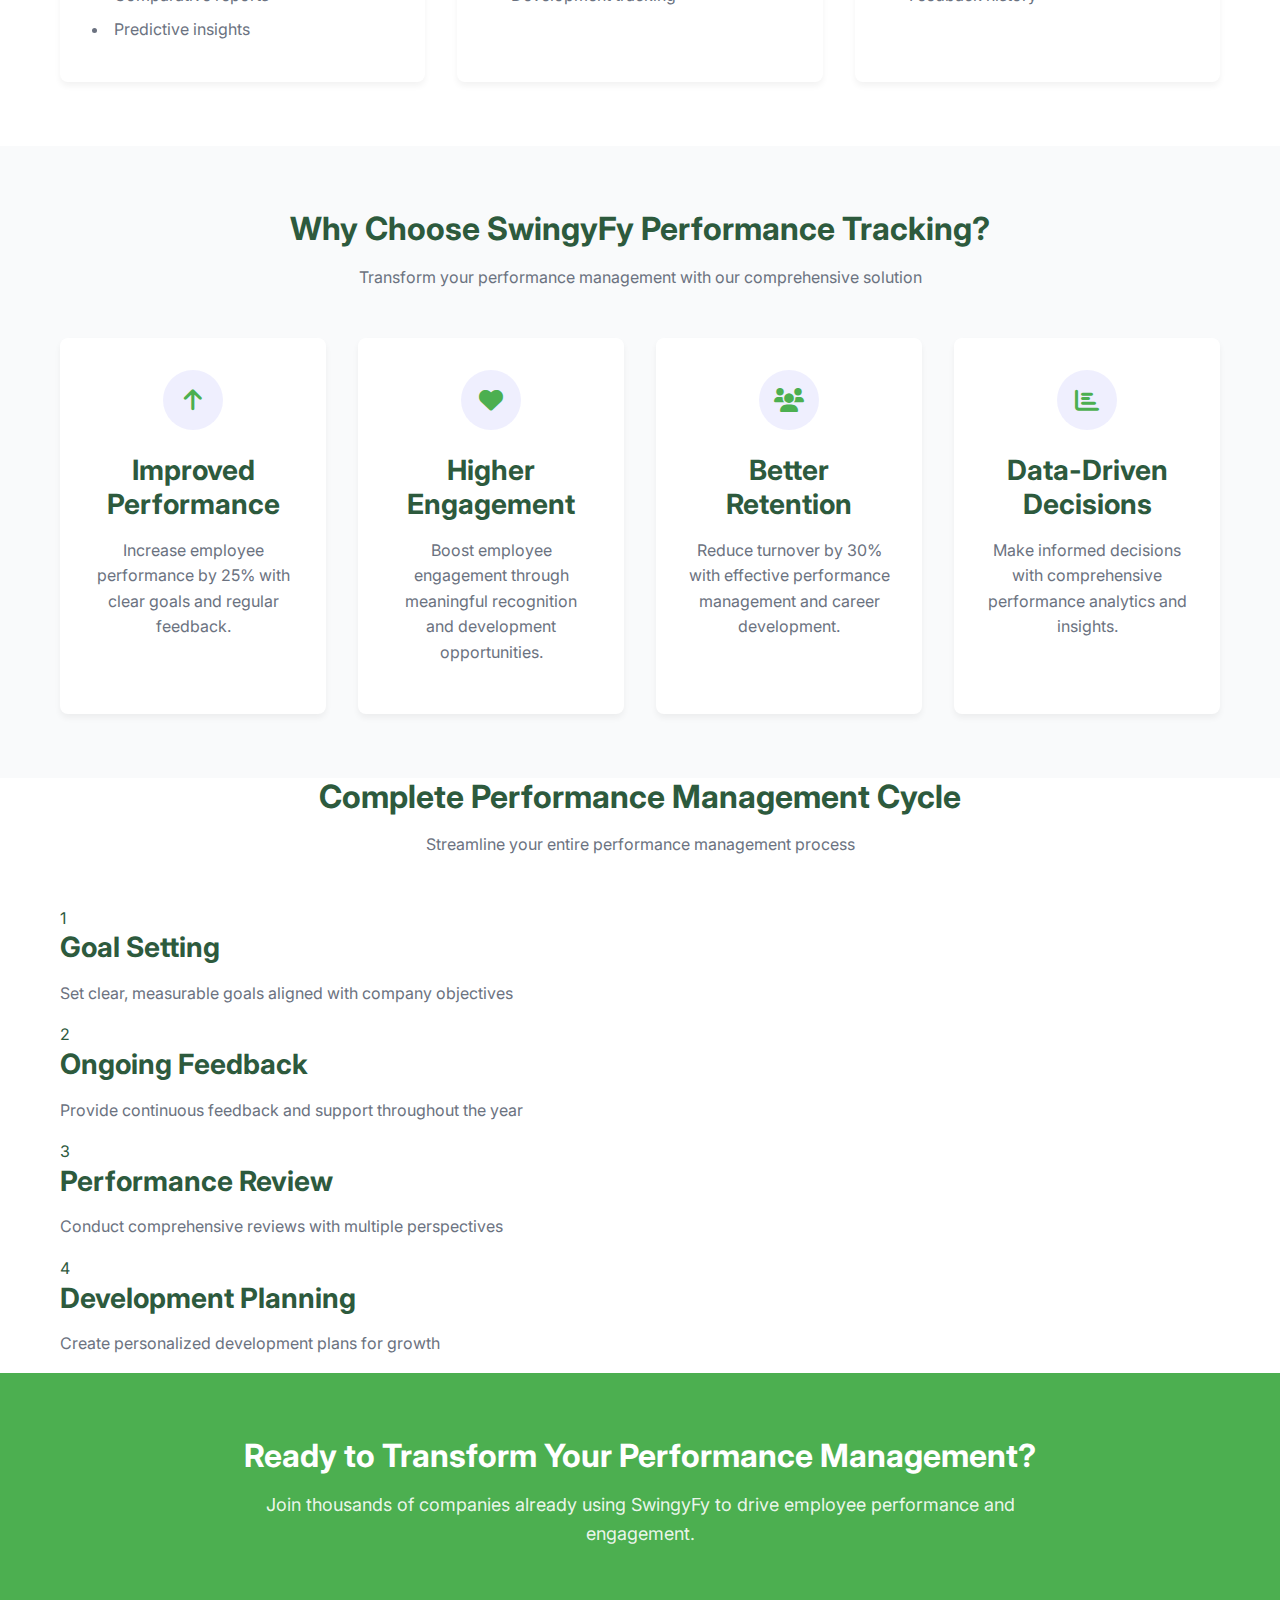
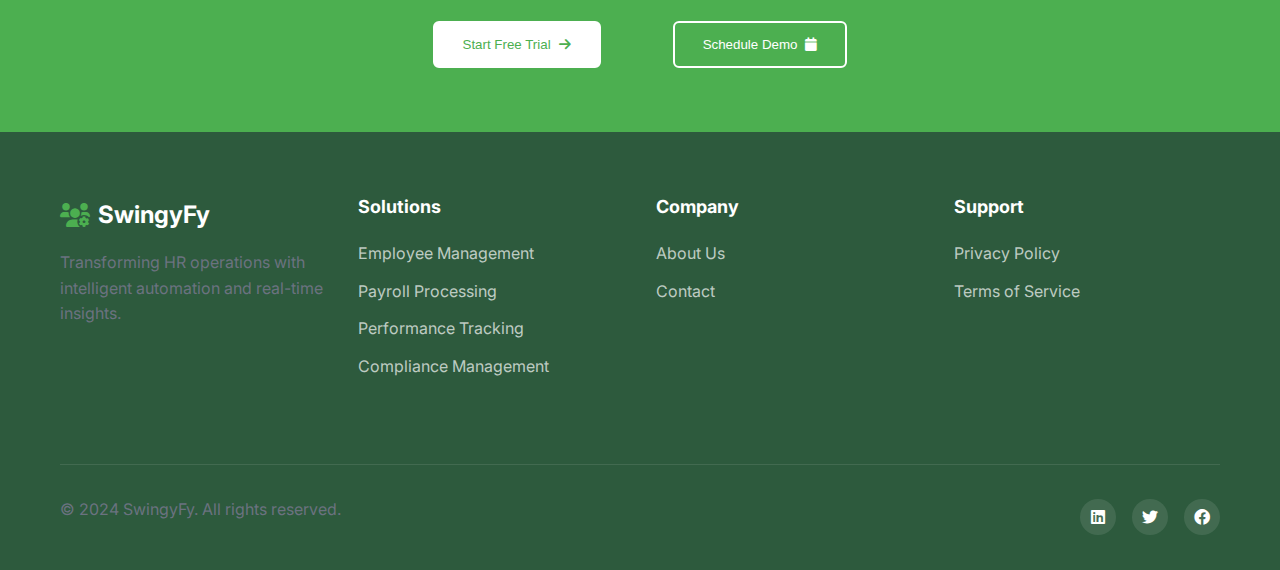
<file: performance-tracking.html>
<!DOCTYPE html>
<html lang="en">
<head>
    <meta charset="UTF-8">
    <meta name="viewport" content="width=device-width, initial-scale=1.0">
    
    <!-- SEO Meta Tags -->
    <title>Performance Tracking Software | Employee Performance Management System | SwingyFy</title>
    <meta name="description" content="Enhance employee performance with SwingyFy's performance tracking software. Set goals, conduct reviews, and track progress with comprehensive performance management tools.">
    <meta name="keywords" content="performance tracking software, employee performance management, performance review system, goal tracking, performance analytics, 360 feedback">
    <meta name="author" content="SwingyFy">
    <meta name="robots" content="index, follow">
    <link rel="canonical" href="https://www.swingyfy.com/performance-tracking">
    
    <!-- Open Graph Meta Tags -->
    <meta property="og:title" content="Performance Tracking Software | Employee Performance Management System">
    <meta property="og:description" content="Enhance employee performance with SwingyFy's performance tracking software. Set goals, conduct reviews, and track progress.">
    <meta property="og:type" content="website">
    <meta property="og:url" content="https://www.swingyfy.com/performance-tracking">
    <meta property="og:image" content="https://www.swingyfy.com/images/performance-tracking-og.jpg">
    <meta property="og:site_name" content="SwingyFy">
    
    <!-- Twitter Card Meta Tags -->
    <meta name="twitter:card" content="summary_large_image">
    <meta name="twitter:title" content="Performance Tracking Software | Employee Performance Management System">
    <meta name="twitter:description" content="Enhance employee performance with SwingyFy's performance tracking software.">
    <meta name="twitter:image" content="https://www.swingyfy.com/images/performance-tracking-twitter.jpg">
    
    <!-- Structured Data -->
    <script type="application/ld+json">
    {
        "@context": "https://schema.org",
        "@type": "WebPage",
        "name": "Performance Tracking Software",
        "description": "Employee performance management and tracking system",
        "url": "https://www.swingyfy.com/performance-tracking",
        "breadcrumb": {
            "@type": "BreadcrumbList",
            "itemListElement": [
                {
                    "@type": "ListItem",
                    "position": 1,
                    "name": "Home",
                    "item": "https://www.swingyfy.com"
                },
                {
                    "@type": "ListItem",
                    "position": 2,
                    "name": "Solutions",
                    "item": "https://www.swingyfy.com/solutions"
                },
                {
                    "@type": "ListItem",
                    "position": 3,
                    "name": "Performance Tracking"
                }
            ]
        }
    }
    </script>
    
    <link rel="stylesheet" href="employee.css">
    <link href="https://fonts.googleapis.com/css2?family=Inter:wght@300;400;500;600;700&display=swap" rel="stylesheet">
    <link rel="stylesheet" href="https://cdnjs.cloudflare.com/ajax/libs/font-awesome/6.0.0/css/all.min.css">
</head>
<body>
    <!-- Navigation -->
    <nav class="navbar">
        <div class="nav-container">
            <a href="index.html" style="text-decoration: none; color: inherit;">
                <div class="nav-logo">
                    <i class="fas fa-users-cog"></i>
                    <span>SwingyFy</span>
                </div>
            </a>
            <ul class="nav-menu" id="navMenu">
                <li class="nav-item">
                    <a href="index.html" class="nav-link">Home</a>
                </li>
                <li class="nav-item has-dropdown">
                   <a href="" class="nav-link dropdown-solution">Solutions <i
                            class="fas fa-chevron-down dropdown-arrow"></i></a>
                    <div class="dropdown-menu">
                        <div class="dropdown-content">
                            <ul>
                                <li><a href="employee-management.html">Employee Management</a></li>
                                <li><a href="payroll-processing.html">Payroll Processing</a></li>
                                <li><a href="performance-tracking.html">Performance Tracking</a></li>
                                <li><a href="compliance-management.html">Compliance Management</a></li>
                            </ul>
                        </div>
                    </div>
                </li>
                <li class="nav-item">
                    <a href="#features" class="nav-link">Features</a>
                </li>
                <li class="nav-item">
                    <a href="about.html" class="nav-link">About Us</a>
                </li>
                <!-- <li class="nav-item">
                    <a href="blog.html" class="nav-link">Blog</a>
                </li> -->
                <li class="nav-item">
                    <a href="contact.html" class="nav-link">Contact</a>
                </li>
                <li class="nav-item nav-cta-mobile">
                    <button class="btn-contact" onclick="scrollToContact()">Contact Us</button>
                </li>
            </ul>
            <div class="nav-cta nav-cta-desktop">
                <button class="btn-contact" onclick="scrollToContact()">Contact Us</button>
            </div>
            <div class="hamburger">
                <span class="bar"></span>
                <span class="bar"></span>
                <span class="bar"></span>
            </div>
        </div>
    </nav>

    <!-- Breadcrumb -->
    <section class="breadcrumb">
        <div class="container">
            <nav aria-label="breadcrumb">
                <ol class="breadcrumb-list">
                    <li><a href="index.html">Home</a></li>
                    <li><a href="index.html#solutions">Solutions</a></li>
                    <li>Performance Tracking</li>
                </ol>
            </nav>
        </div>
    </section>

    <!-- Hero Section -->
    <section class="page-hero">
        <div class="container">
            <div class="hero-content">
                <h1>Advanced Performance Tracking Software for Employee Excellence</h1>
                <p>Drive employee performance and engagement with SwingyFy's comprehensive performance tracking system. Set clear goals, conduct meaningful reviews, and foster continuous improvement with data-driven insights.</p>
                <div class="hero-cta">
                    <button class="btn-primary" onclick="window.location.href='contact.html'">
                        Get Free Demo
                        <i class="fas fa-arrow-right"></i>
                    </button>
                    <button class="btn-secondary" onclick="window.location.href='#features'">
                        View Features
                        <i class="fas fa-play"></i>
                    </button>
                </div>
            </div>
        </div>
    </section>

    <!-- Features Section -->
    <section id="features" class="features-detailed">
        <div class="container">
            <div class="section-header">
                <h2>Comprehensive Performance Management Features</h2>
                <p>Everything you need to track, measure, and improve employee performance</p>
            </div>
            
            <div class="features-grid">
                <div class="feature-item">
                    <div class="feature-icon">
                        <i class="fas fa-bullseye"></i>
                    </div>
                    <h3>Goal Setting & Tracking</h3>
                    <p>Set SMART goals, track progress, and align individual objectives with company goals.</p>
                    <ul>
                        <li>SMART goal framework</li>
                        <li>Progress tracking</li>
                        <li>Goal alignment</li>
                        <li>Milestone management</li>
                    </ul>
                </div>
                
                <div class="feature-item">
                    <div class="feature-icon">
                        <i class="fas fa-clipboard-check"></i>
                    </div>
                    <h3>Performance Reviews</h3>
                    <p>Conduct structured performance reviews with customizable templates and automated workflows.</p>
                    <ul>
                        <li>Review templates</li>
                        <li>Automated scheduling</li>
                        <li>Multi-rater reviews</li>
                        <li>Performance ratings</li>
                    </ul>
                </div>
                
                <div class="feature-item">
                    <div class="feature-icon">
                        <i class="fas fa-sync-alt"></i>
                    </div>
                    <h3>360-Degree Feedback</h3>
                    <p>Gather comprehensive feedback from peers, managers, and direct reports for holistic evaluation.</p>
                    <ul>
                        <li>Multi-source feedback</li>
                        <li>Anonymous reviews</li>
                        <li>Competency assessments</li>
                        <li>Development insights</li>
                    </ul>
                </div>
                
                <div class="feature-item">
                    <div class="feature-icon">
                        <i class="fas fa-chart-line"></i>
                    </div>
                    <h3>Performance Analytics</h3>
                    <p>Gain insights with comprehensive performance analytics and trend analysis.</p>
                    <ul>
                        <li>Performance dashboards</li>
                        <li>Trend analysis</li>
                        <li>Comparative reports</li>
                        <li>Predictive insights</li>
                    </ul>
                </div>
                
                <div class="feature-item">
                    <div class="feature-icon">
                        <i class="fas fa-graduation-cap"></i>
                    </div>
                    <h3>Development Planning</h3>
                    <p>Create personalized development plans to help employees grow and advance their careers.</p>
                    <ul>
                        <li>Skill gap analysis</li>
                        <li>Learning recommendations</li>
                        <li>Career pathing</li>
                        <li>Development tracking</li>
                    </ul>
                </div>
                
                <div class="feature-item">
                    <div class="feature-icon">
                        <i class="fas fa-comments"></i>
                    </div>
                    <h3>Continuous Feedback</h3>
                    <p>Enable ongoing feedback and recognition to maintain engagement and motivation.</p>
                    <ul>
                        <li>Real-time feedback</li>
                        <li>Peer recognition</li>
                        <li>Check-in meetings</li>
                        <li>Feedback history</li>
                    </ul>
                </div>
            </div>
        </div>
    </section>

    <!-- Benefits Section -->
    <section class="benefits">
        <div class="container">
            <div class="section-header">
                <h2>Why Choose SwingyFy Performance Tracking?</h2>
                <p>Transform your performance management with our comprehensive solution</p>
            </div>
            
            <div class="benefits-grid">
                <div class="benefit-card">
                    <div class="benefit-icon">
                        <i class="fas fa-arrow-up"></i>
                    </div>
                    <h3>Improved Performance</h3>
                    <p>Increase employee performance by 25% with clear goals and regular feedback.</p>
                </div>
                
                <div class="benefit-card">
                    <div class="benefit-icon">
                        <i class="fas fa-heart"></i>
                    </div>
                    <h3>Higher Engagement</h3>
                    <p>Boost employee engagement through meaningful recognition and development opportunities.</p>
                </div>
                
                <div class="benefit-card">
                    <div class="benefit-icon">
                        <i class="fas fa-users"></i>
                    </div>
                    <h3>Better Retention</h3>
                    <p>Reduce turnover by 30% with effective performance management and career development.</p>
                </div>
                
                <div class="benefit-card">
                    <div class="benefit-icon">
                        <i class="fas fa-chart-bar"></i>
                    </div>
                    <h3>Data-Driven Decisions</h3>
                    <p>Make informed decisions with comprehensive performance analytics and insights.</p>
                </div>
            </div>
        </div>
    </section>

    <!-- Performance Cycle Section -->
    <section class="performance-cycle">
        <div class="container">
            <div class="section-header">
                <h2>Complete Performance Management Cycle</h2>
                <p>Streamline your entire performance management process</p>
            </div>
            
            <div class="cycle-steps">
                <div class="step">
                    <div class="step-number">1</div>
                    <h3>Goal Setting</h3>
                    <p>Set clear, measurable goals aligned with company objectives</p>
                </div>
                
                <div class="step">
                    <div class="step-number">2</div>
                    <h3>Ongoing Feedback</h3>
                    <p>Provide continuous feedback and support throughout the year</p>
                </div>
                
                <div class="step">
                    <div class="step-number">3</div>
                    <h3>Performance Review</h3>
                    <p>Conduct comprehensive reviews with multiple perspectives</p>
                </div>
                
                <div class="step">
                    <div class="step-number">4</div>
                    <h3>Development Planning</h3>
                    <p>Create personalized development plans for growth</p>
                </div>
            </div>
        </div>
    </section>

    <!-- CTA Section -->
    <section class="cta-section">
        <div class="container">
            <div class="cta-content">
                <h2>Ready to Transform Your Performance Management?</h2>
                <p>Join thousands of companies already using SwingyFy to drive employee performance and engagement.</p>
                <div class="cta-buttons">
                    <button class="btn-primary" onclick="window.location.href='contact.html'">
                        Start Free Trial
                        <i class="fas fa-arrow-right"></i>
                    </button>
                    <button class="btn-secondary" onclick="window.location.href='contact.html'">
                        Schedule Demo
                        <i class="fas fa-calendar"></i>
                    </button>
                </div>
            </div>
        </div>
    </section>

    <!-- Footer -->
    <footer class="footer">
        <div class="container">
            <div class="footer-content">
                <div class="footer-section">
                    <div class="footer-logo">
                        <i class="fas fa-users-cog"></i>
                        <span>SwingyFy</span>
                    </div>
                    <p>Transforming HR operations with intelligent automation and real-time insights.</p>
                </div>
                
                <div class="footer-section">
                    <h4>Solutions</h4>
                    <ul>
                        <li><a href="employee-management.html">Employee Management</a></li>
                        <li><a href="payroll-processing.html">Payroll Processing</a></li>
                        <li><a href="performance-tracking.html">Performance Tracking</a></li>
                        <li><a href="compliance-management.html">Compliance Management</a></li>
                    </ul>
                </div>
                
                <div class="footer-section">
                    <h4>Company</h4>
                    <ul>
                        <li><a href="about.html">About Us</a></li>
                        <li><a href="contact.html">Contact</a></li>
                        <!-- <li><a href="careers.html">Careers</a></li>
                        <li><a href="blog.html">Blog</a></li> -->
                    </ul>
                </div>
                
                <div class="footer-section">
                    <h4>Support</h4>
                    <ul>
                        <!-- <li><a href="help-center.html">Help Center</a></li>
                        <li><a href="documentation.html">Documentation</a></li> -->
                        <li><a href="privacy-policy.html">Privacy Policy</a></li>
                        <li><a href="terms-of-service.html">Terms of Service</a></li>
                    </ul>
                </div>
            </div>
            
            <div class="footer-bottom">
                <p>&copy; 2024 SwingyFy. All rights reserved.</p>
                <div class="social-links">
                    <a href="#"><i class="fab fa-linkedin"></i></a>
                    <a href="#"><i class="fab fa-twitter"></i></a>
                    <a href="#"><i class="fab fa-facebook"></i></a>
                </div>
            </div>
        </div>
    </footer>

    <script src="script.js"></script>
</body>
</html>
</file>
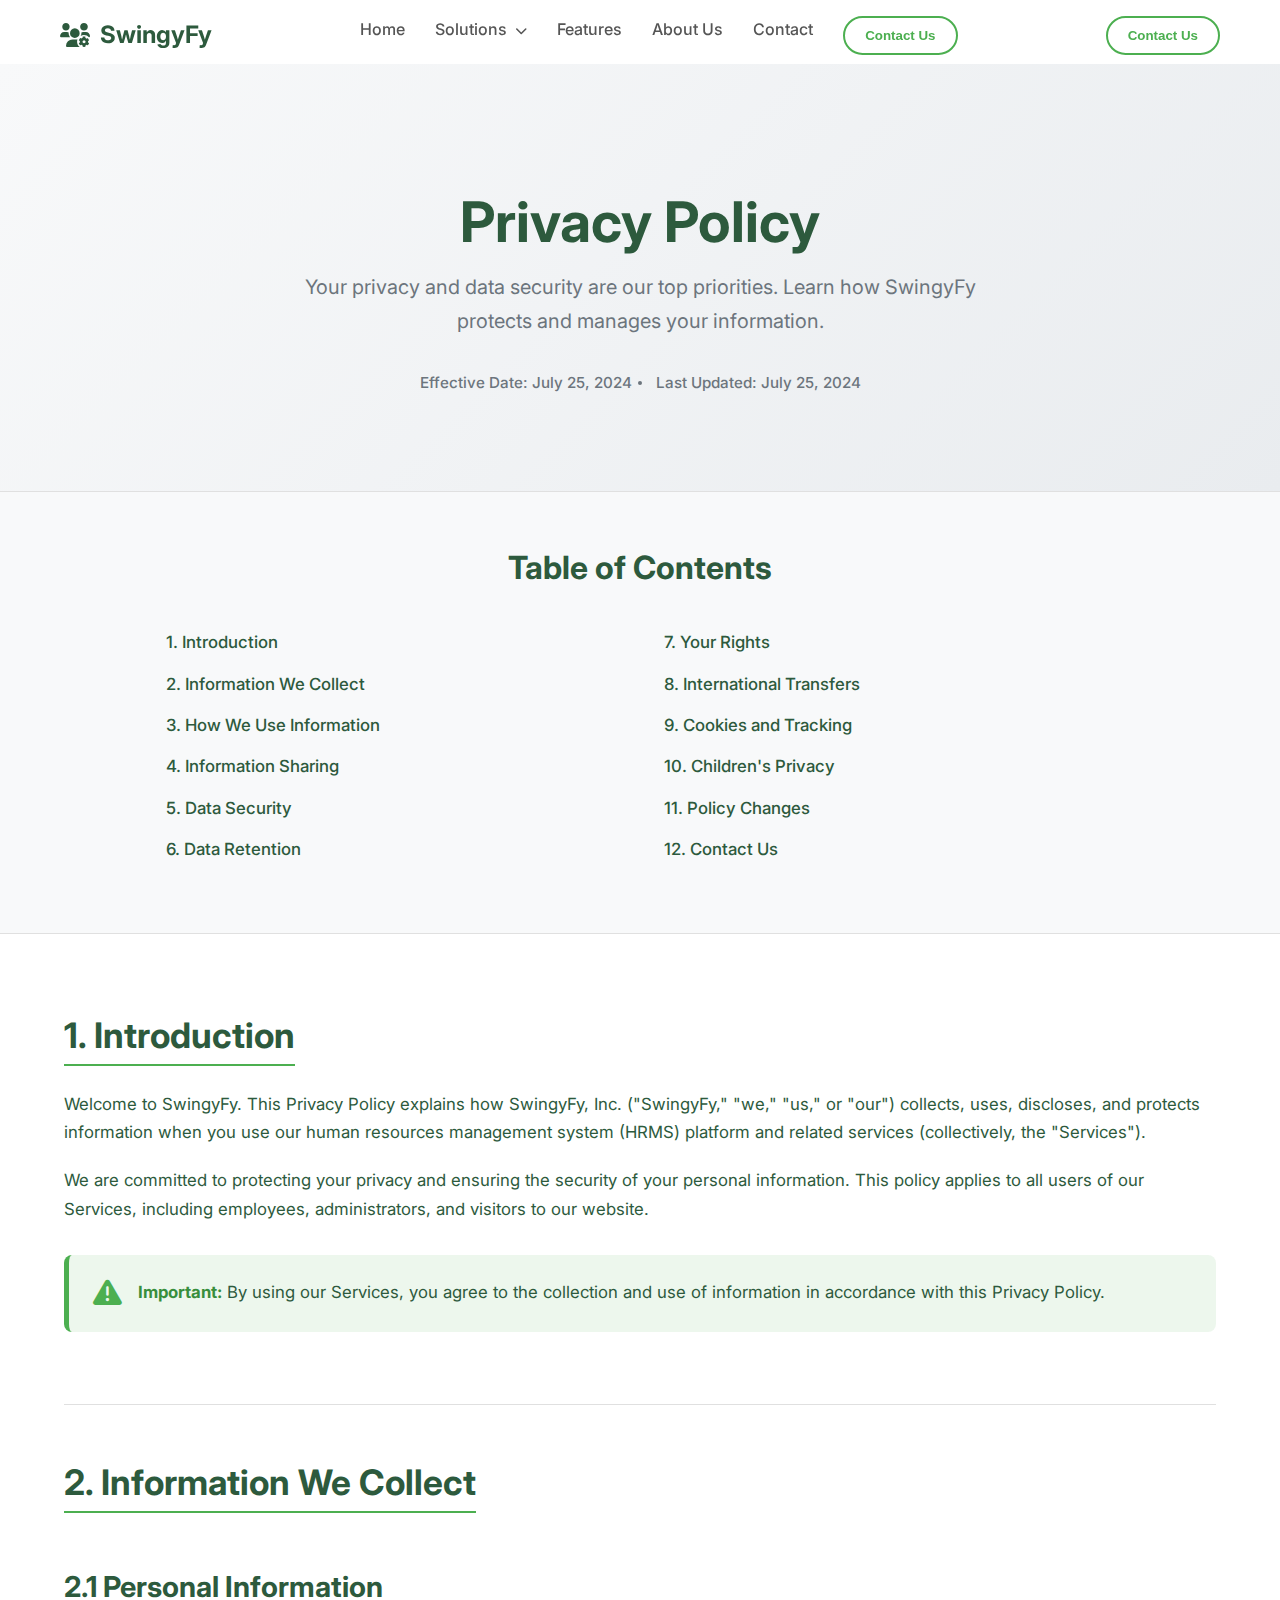
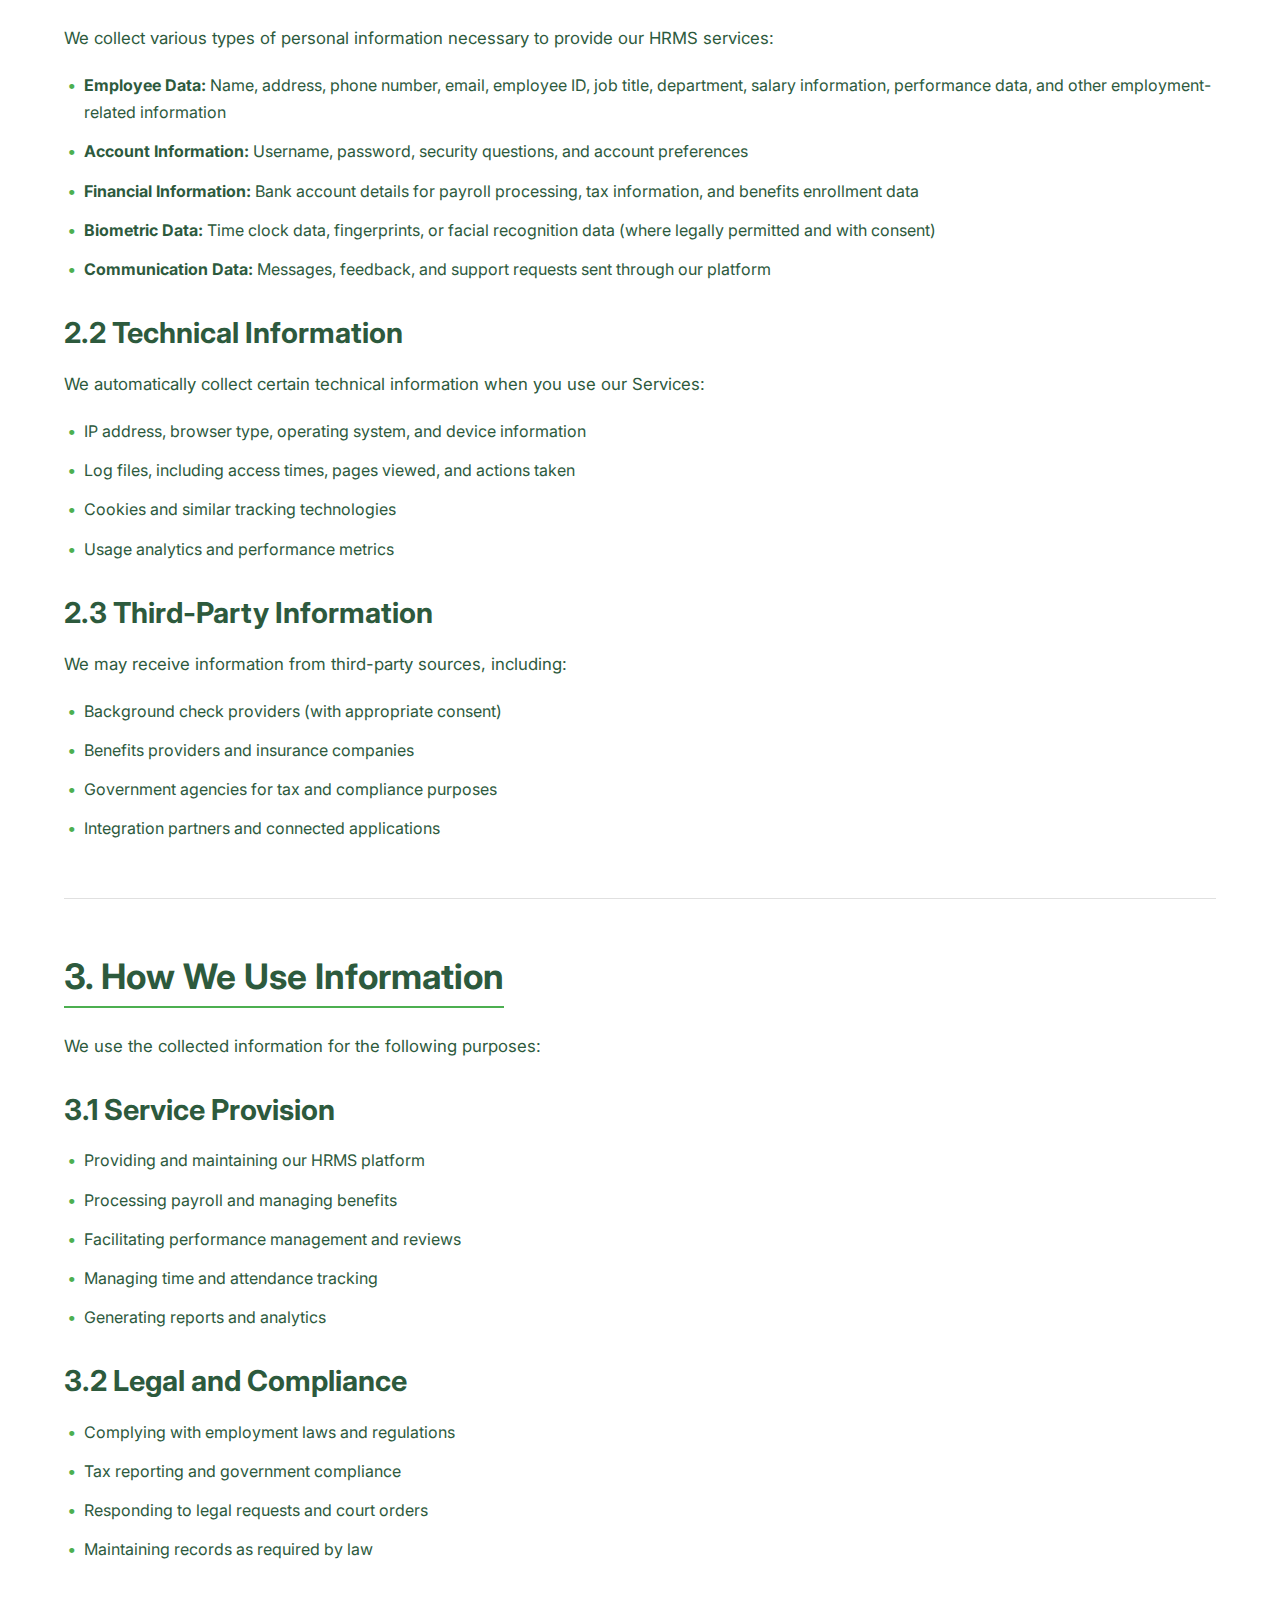
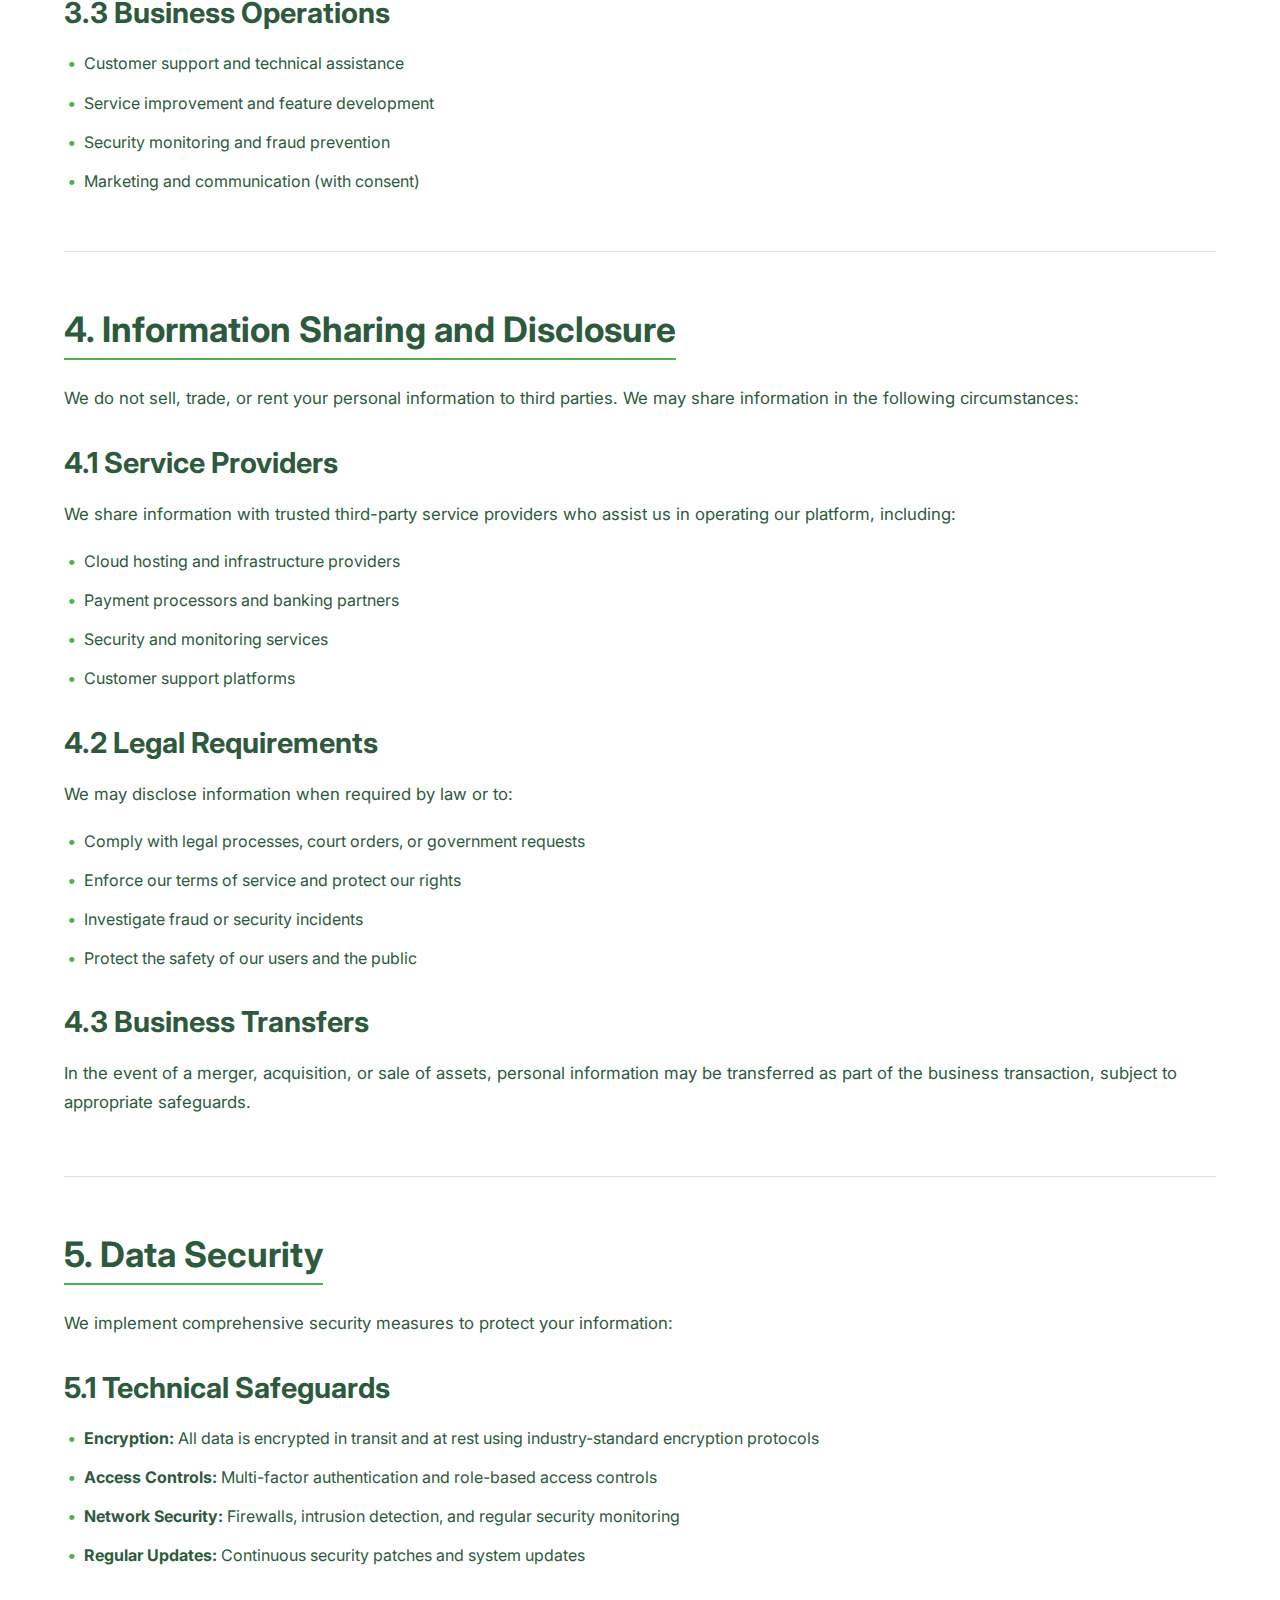
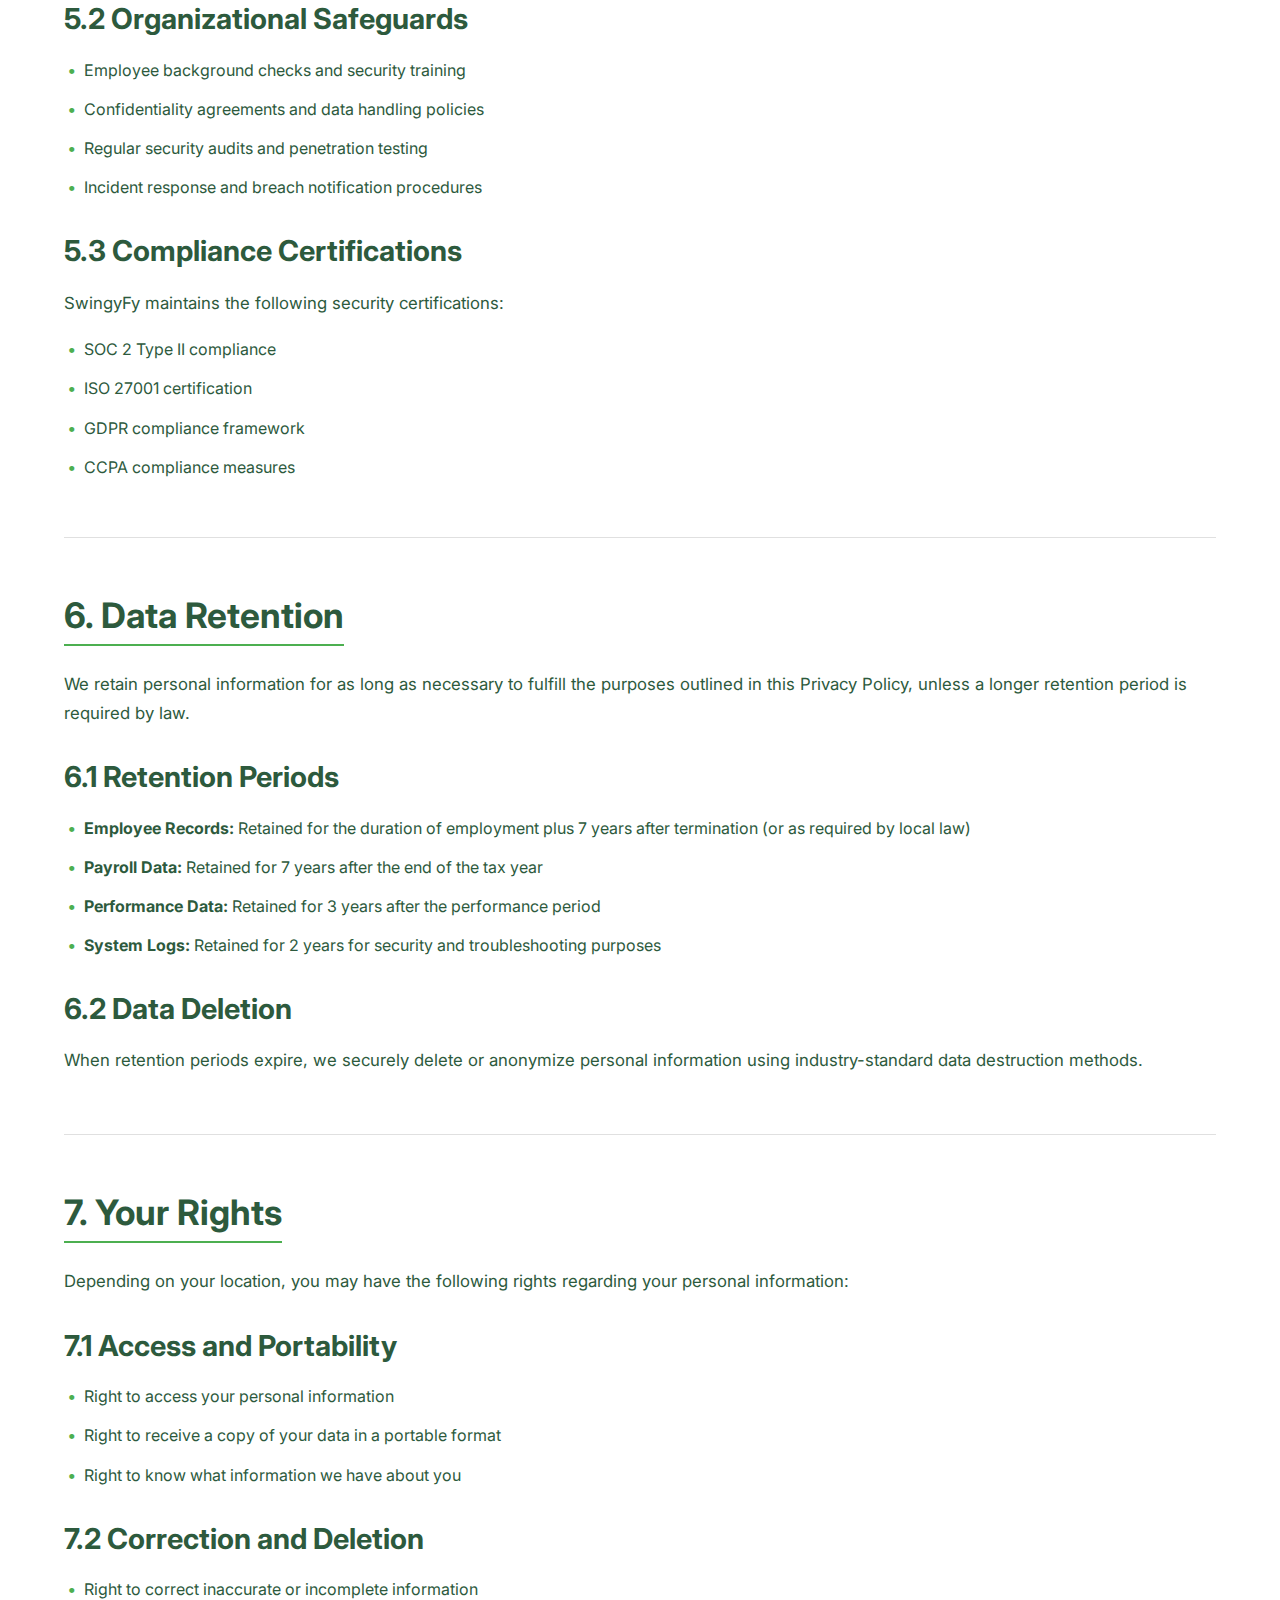
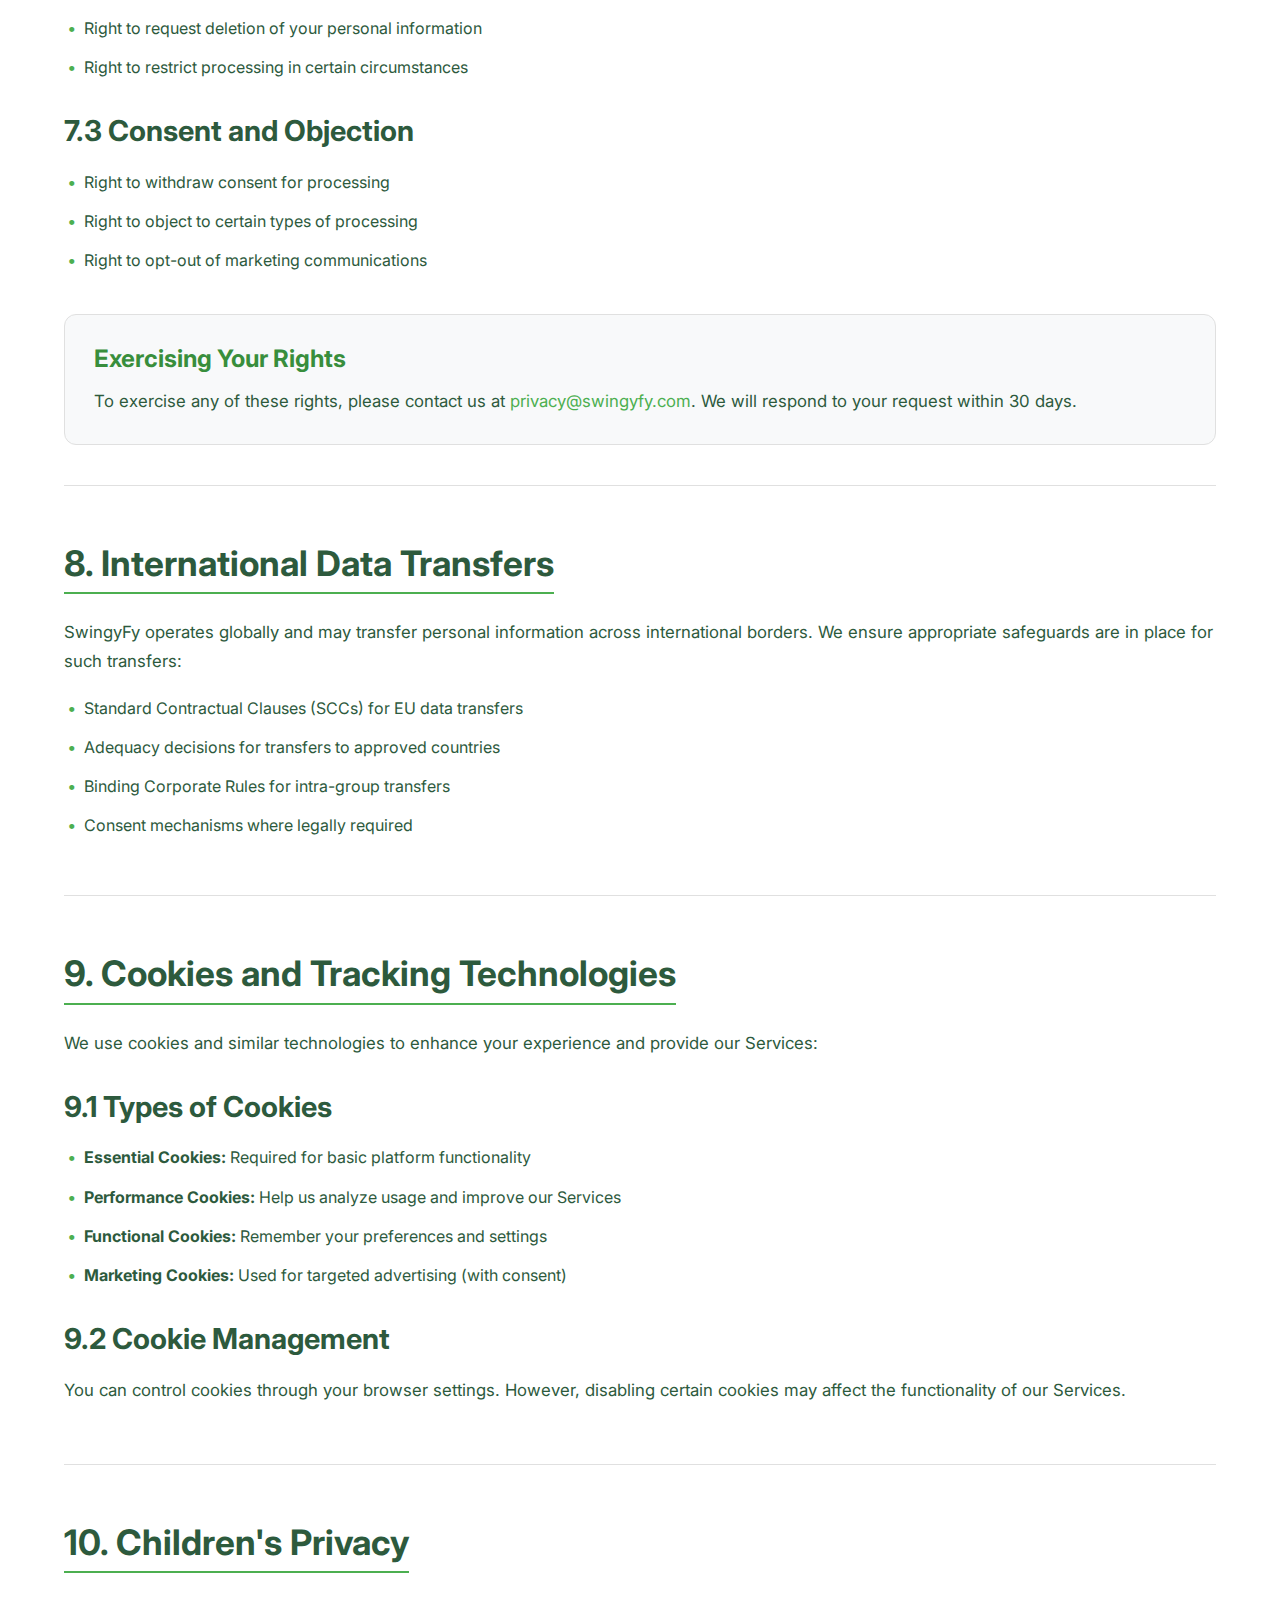
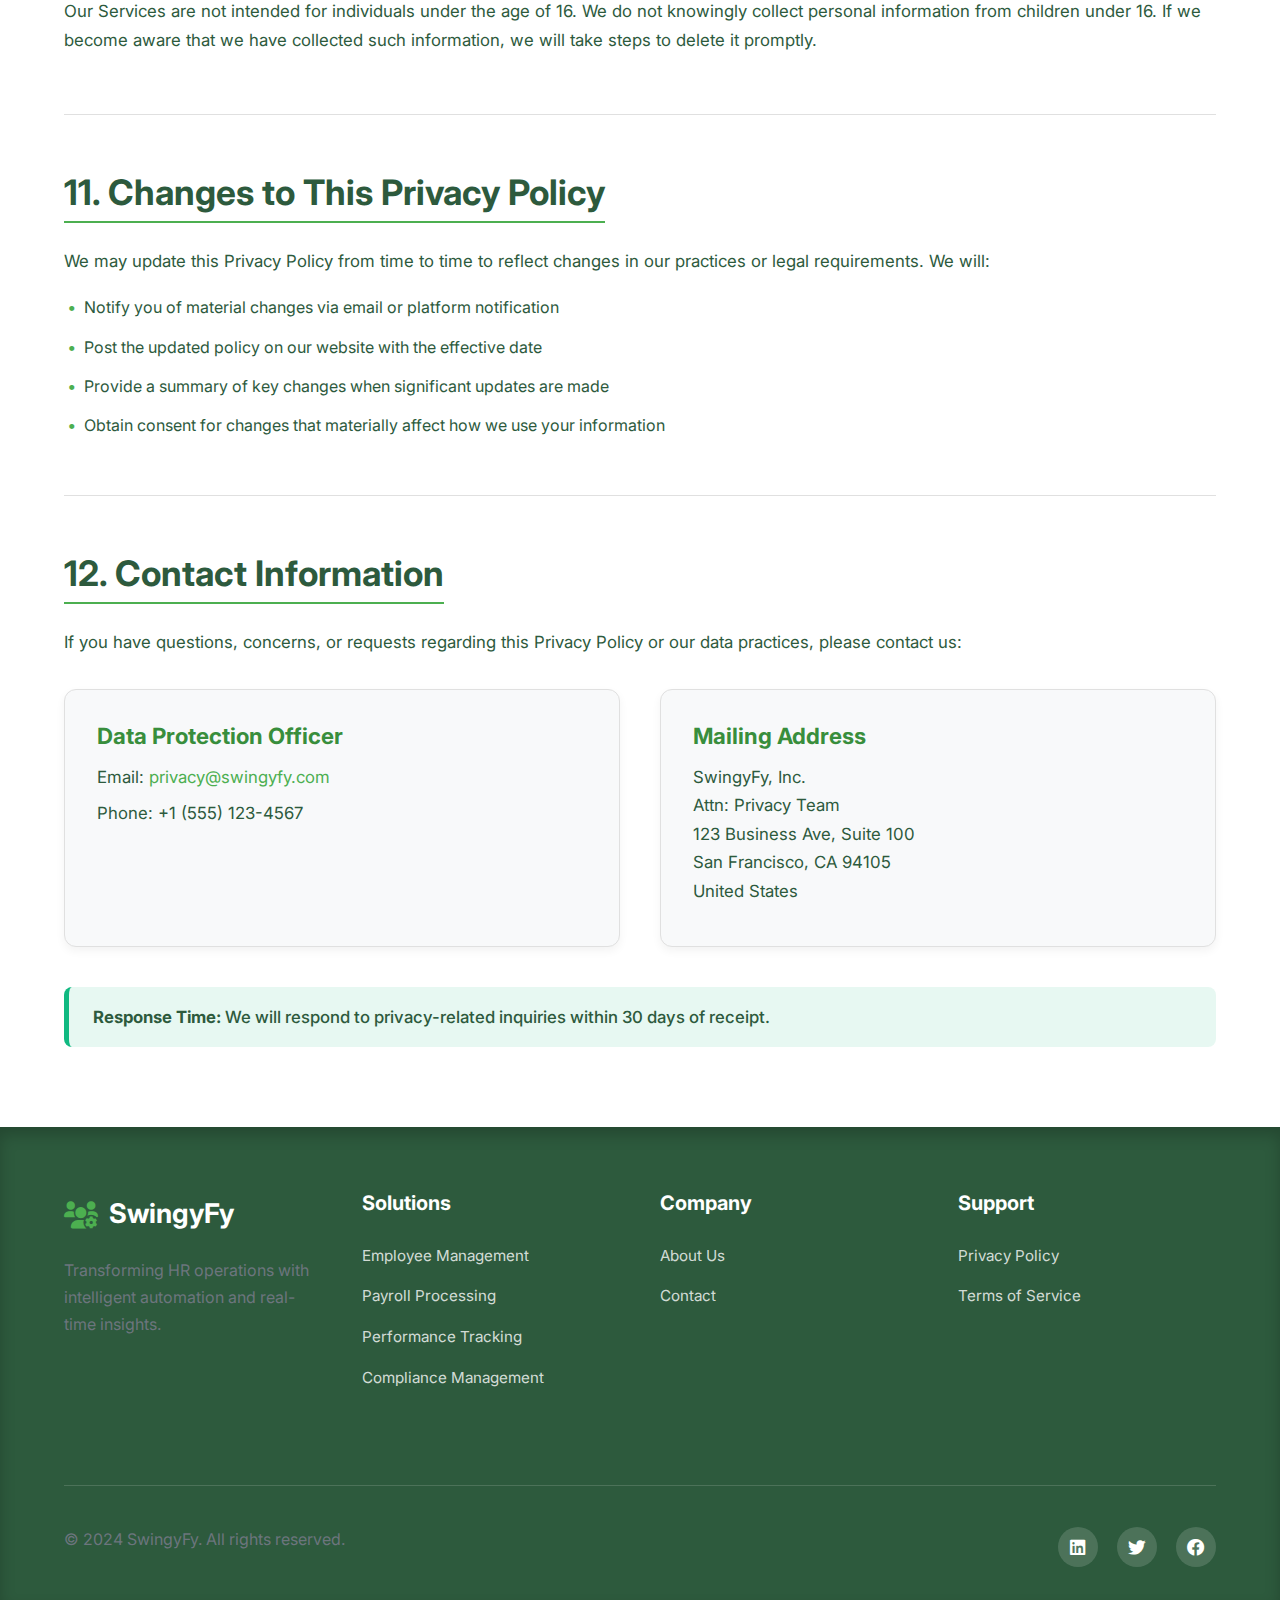
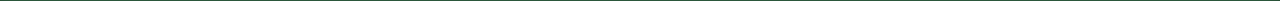
<file: privacy-policy.html>
<!DOCTYPE html>
<html lang="en">
<head>
    <meta charset="UTF-8">
    <meta name="viewport" content="width=device-width, initial-scale=1.0">
    
    <!-- SEO Meta Tags -->
    <title>SwingyFy Privacy Policy | Data Protection | GDPR Compliance | HRMS Privacy</title>
    <meta name="description" content="Read SwingyFy's comprehensive privacy policy. Learn how we protect your data, ensure GDPR compliance, and maintain the highest security standards for HR information.">
    <meta name="keywords" content="SwingyFy privacy policy, data protection, GDPR compliance, HR data security, employee privacy, data processing">
    <meta name="author" content="SwingyFy">
    <meta name="robots" content="index, follow">
    <link rel="canonical" href="https://www.swingyfy.com/privacy-policy">
    
    <!-- Open Graph Meta Tags -->
    <meta property="og:title" content="SwingyFy Privacy Policy | Data Protection & GDPR Compliance">
    <meta property="og:description" content="Read SwingyFy's comprehensive privacy policy and learn how we protect your HR data with the highest security standards.">
    <meta property="og:type" content="website">
    <meta property="og:url" content="https://www.swingyfy.com/privacy-policy">
    <meta property="og:image" content="https://www.swingyfy.com/images/privacy-policy-og.jpg">
    <meta property="og:site_name" content="SwingyFy">
    
    <!-- Twitter Card Meta Tags -->
    <meta name="twitter:card" content="summary_large_image">
    <meta name="twitter:title" content="SwingyFy Privacy Policy | Data Protection & GDPR Compliance">
    <meta name="twitter:description" content="Read SwingyFy's comprehensive privacy policy and data protection practices.">
    <meta name="twitter:image" content="https://www.swingyfy.com/images/privacy-policy-twitter.jpg">
    
    <!-- Structured Data -->
    <script type="application/ld+json">
    {
        "@context": "https://schema.org",
        "@type": "WebPage",
        "name": "SwingyFy Privacy Policy",
        "description": "Privacy policy and data protection information for SwingyFy HRMS",
        "url": "https://www.swingyfy.com/privacy-policy",
        "dateModified": "2024-07-25",
        "publisher": {
            "@type": "Organization",
            "name": "SwingyFy",
            "logo": {
                "@type": "ImageObject",
                "url": "https://www.swingyfy.com/images/logo.png"
            }
        }
    }
    </script>
    
    <link rel="stylesheet" href="privacy.css">
    <link href="https://fonts.googleapis.com/css2?family=Inter:wght@300;400;500;600;700&display=swap" rel="stylesheet">
    <link rel="stylesheet" href="https://cdnjs.cloudflare.com/ajax/libs/font-awesome/6.0.0/css/all.min.css">
</head>
<body>
    <!-- Navigation -->
    <nav class="navbar">
        <div class="nav-container">
            <a href="index.html" style="text-decoration: none; color: inherit;">
                <div class="nav-logo">
                    <i class="fas fa-users-cog"></i>
                    <span>SwingyFy</span>
                </div>
            </a>
            <ul class="nav-menu" id="navMenu">
                <li class="nav-item">
                    <a href="index.html" class="nav-link">Home</a>
                </li>
                <li class="nav-item has-dropdown">
                   <a href="" class="nav-link dropdown-solution">Solutions <i
                            class="fas fa-chevron-down dropdown-arrow"></i></a>
                    <div class="dropdown-menu">
                        <div class="dropdown-content">
                            <ul>
                                <li><a href="employee-management.html">Employee Management</a></li>
                                <li><a href="payroll-processing.html">Payroll Processing</a></li>
                                <li><a href="performance-tracking.html">Performance Tracking</a></li>
                                <li><a href="compliance-management.html">Compliance Management</a></li>
                            </ul>
                        </div>
                    </div>
                </li>
                <li class="nav-item">
                    <a href="#features" class="nav-link">Features</a>
                </li>
                <li class="nav-item">
                    <a href="about.html" class="nav-link">About Us</a>
                </li>
                <!-- <li class="nav-item">
                    <a href="blog.html" class="nav-link">Blog</a>
                </li> -->
                <li class="nav-item">
                    <a href="contact.html" class="nav-link">Contact</a>
                </li>
                <li class="nav-item nav-cta-mobile">
                    <button class="btn-contact" onclick="scrollToContact()">Contact Us</button>
                </li>
            </ul>
            <div class="nav-cta nav-cta-desktop">
                <button class="btn-contact" onclick="scrollToContact()">Contact Us</button>
            </div>
            <div class="hamburger">
                <span class="bar"></span>
                <span class="bar"></span>
                <span class="bar"></span>
            </div>
        </div>
    </nav>

    <!-- Hero Section -->
    <section class="page-hero">
        <div class="container">
            <div class="hero-content">
                <h1>Privacy Policy</h1>
                <p>Your privacy and data security are our top priorities. Learn how SwingyFy protects and manages your information.</p>
                <div class="policy-meta">
                    <span class="effective-date">Effective Date: July 25, 2024</span>
                    <span class="last-updated">Last Updated: July 25, 2024</span>
                </div>
            </div>
        </div>
    </section>

    <!-- Table of Contents -->
    <section class="table-of-contents">
        <div class="container">
            <div class="toc-header">
                <h2>Table of Contents</h2>
            </div>
            <div class="toc-grid">
                <div class="toc-column">
                    <ul class="toc-list">
                        <li><a href="#introduction">1. Introduction</a></li>
                        <li><a href="#information-we-collect">2. Information We Collect</a></li>
                        <li><a href="#how-we-use-information">3. How We Use Information</a></li>
                        <li><a href="#information-sharing">4. Information Sharing</a></li>
                        <li><a href="#data-security">5. Data Security</a></li>
                        <li><a href="#data-retention">6. Data Retention</a></li>
                    </ul>
                </div>
                <div class="toc-column">
                    <ul class="toc-list">
                        <li><a href="#your-rights">7. Your Rights</a></li>
                        <li><a href="#international-transfers">8. International Transfers</a></li>
                        <li><a href="#cookies">9. Cookies and Tracking</a></li>
                        <li><a href="#children-privacy">10. Children's Privacy</a></li>
                        <li><a href="#policy-changes">11. Policy Changes</a></li>
                        <li><a href="#contact-us">12. Contact Us</a></li>
                    </ul>
                </div>
            </div>
        </div>
    </section>

    <!-- Privacy Policy Content -->
    <section class="privacy-content">
        <div class="container">
            <div class="policy-section" id="introduction">
                <h2>1. Introduction</h2>
                <p>Welcome to SwingyFy. This Privacy Policy explains how SwingyFy, Inc. ("SwingyFy," "we," "us," or "our") collects, uses, discloses, and protects information when you use our human resources management system (HRMS) platform and related services (collectively, the "Services").</p>
                <p>We are committed to protecting your privacy and ensuring the security of your personal information. This policy applies to all users of our Services, including employees, administrators, and visitors to our website.</p>
                <div class="important-notice">
                    <i class="fas fa-exclamation-triangle"></i>
                    <p><strong>Important:</strong> By using our Services, you agree to the collection and use of information in accordance with this Privacy Policy.</p>
                </div>
            </div>

            <div class="policy-section" id="information-we-collect">
                <h2>2. Information We Collect</h2>
                <h3>2.1 Personal Information</h3>
                <p>We collect various types of personal information necessary to provide our HRMS services:</p>
                <ul class="policy-list">
                    <li><strong>Employee Data:</strong> Name, address, phone number, email, employee ID, job title, department, salary information, performance data, and other employment-related information</li>
                    <li><strong>Account Information:</strong> Username, password, security questions, and account preferences</li>
                    <li><strong>Financial Information:</strong> Bank account details for payroll processing, tax information, and benefits enrollment data</li>
                    <li><strong>Biometric Data:</strong> Time clock data, fingerprints, or facial recognition data (where legally permitted and with consent)</li>
                    <li><strong>Communication Data:</strong> Messages, feedback, and support requests sent through our platform</li>
                </ul>

                <h3>2.2 Technical Information</h3>
                <p>We automatically collect certain technical information when you use our Services:</p>
                <ul class="policy-list">
                    <li>IP address, browser type, operating system, and device information</li>
                    <li>Log files, including access times, pages viewed, and actions taken</li>
                    <li>Cookies and similar tracking technologies</li>
                    <li>Usage analytics and performance metrics</li>
                </ul>

                <h3>2.3 Third-Party Information</h3>
                <p>We may receive information from third-party sources, including:</p>
                <ul class="policy-list">
                    <li>Background check providers (with appropriate consent)</li>
                    <li>Benefits providers and insurance companies</li>
                    <li>Government agencies for tax and compliance purposes</li>
                    <li>Integration partners and connected applications</li>
                </ul>
            </div>

            <div class="policy-section" id="how-we-use-information">
                <h2>3. How We Use Information</h2>
                <p>We use the collected information for the following purposes:</p>
                
                <h3>3.1 Service Provision</h3>
                <ul class="policy-list">
                    <li>Providing and maintaining our HRMS platform</li>
                    <li>Processing payroll and managing benefits</li>
                    <li>Facilitating performance management and reviews</li>
                    <li>Managing time and attendance tracking</li>
                    <li>Generating reports and analytics</li>
                </ul>

                <h3>3.2 Legal and Compliance</h3>
                <ul class="policy-list">
                    <li>Complying with employment laws and regulations</li>
                    <li>Tax reporting and government compliance</li>
                    <li>Responding to legal requests and court orders</li>
                    <li>Maintaining records as required by law</li>
                </ul>

                <h3>3.3 Business Operations</h3>
                <ul class="policy-list">
                    <li>Customer support and technical assistance</li>
                    <li>Service improvement and feature development</li>
                    <li>Security monitoring and fraud prevention</li>
                    <li>Marketing and communication (with consent)</li>
                </ul>
            </div>

            <div class="policy-section" id="information-sharing">
                <h2>4. Information Sharing and Disclosure</h2>
                <p>We do not sell, trade, or rent your personal information to third parties. We may share information in the following circumstances:</p>

                <h3>4.1 Service Providers</h3>
                <p>We share information with trusted third-party service providers who assist us in operating our platform, including:</p>
                <ul class="policy-list">
                    <li>Cloud hosting and infrastructure providers</li>
                    <li>Payment processors and banking partners</li>
                    <li>Security and monitoring services</li>
                    <li>Customer support platforms</li>
                </ul>

                <h3>4.2 Legal Requirements</h3>
                <p>We may disclose information when required by law or to:</p>
                <ul class="policy-list">
                    <li>Comply with legal processes, court orders, or government requests</li>
                    <li>Enforce our terms of service and protect our rights</li>
                    <li>Investigate fraud or security incidents</li>
                    <li>Protect the safety of our users and the public</li>
                </ul>

                <h3>4.3 Business Transfers</h3>
                <p>In the event of a merger, acquisition, or sale of assets, personal information may be transferred as part of the business transaction, subject to appropriate safeguards.</p>
            </div>

            <div class="policy-section" id="data-security">
                <h2>5. Data Security</h2>
                <p>We implement comprehensive security measures to protect your information:</p>

                <h3>5.1 Technical Safeguards</h3>
                <ul class="policy-list">
                    <li><strong>Encryption:</strong> All data is encrypted in transit and at rest using industry-standard encryption protocols</li>
                    <li><strong>Access Controls:</strong> Multi-factor authentication and role-based access controls</li>
                    <li><strong>Network Security:</strong> Firewalls, intrusion detection, and regular security monitoring</li>
                    <li><strong>Regular Updates:</strong> Continuous security patches and system updates</li>
                </ul>

                <h3>5.2 Organizational Safeguards</h3>
                <ul class="policy-list">
                    <li>Employee background checks and security training</li>
                    <li>Confidentiality agreements and data handling policies</li>
                    <li>Regular security audits and penetration testing</li>
                    <li>Incident response and breach notification procedures</li>
                </ul>

                <h3>5.3 Compliance Certifications</h3>
                <p>SwingyFy maintains the following security certifications:</p>
                <ul class="policy-list">
                    <li>SOC 2 Type II compliance</li>
                    <li>ISO 27001 certification</li>
                    <li>GDPR compliance framework</li>
                    <li>CCPA compliance measures</li>
                </ul>
            </div>

            <div class="policy-section" id="data-retention">
                <h2>6. Data Retention</h2>
                <p>We retain personal information for as long as necessary to fulfill the purposes outlined in this Privacy Policy, unless a longer retention period is required by law.</p>

                <h3>6.1 Retention Periods</h3>
                <ul class="policy-list">
                    <li><strong>Employee Records:</strong> Retained for the duration of employment plus 7 years after termination (or as required by local law)</li>
                    <li><strong>Payroll Data:</strong> Retained for 7 years after the end of the tax year</li>
                    <li><strong>Performance Data:</strong> Retained for 3 years after the performance period</li>
                    <li><strong>System Logs:</strong> Retained for 2 years for security and troubleshooting purposes</li>
                </ul>

                <h3>6.2 Data Deletion</h3>
                <p>When retention periods expire, we securely delete or anonymize personal information using industry-standard data destruction methods.</p>
            </div>

            <div class="policy-section" id="your-rights">
                <h2>7. Your Rights</h2>
                <p>Depending on your location, you may have the following rights regarding your personal information:</p>

                <h3>7.1 Access and Portability</h3>
                <ul class="policy-list">
                    <li>Right to access your personal information</li>
                    <li>Right to receive a copy of your data in a portable format</li>
                    <li>Right to know what information we have about you</li>
                </ul>

                <h3>7.2 Correction and Deletion</h3>
                <ul class="policy-list">
                    <li>Right to correct inaccurate or incomplete information</li>
                    <li>Right to request deletion of your personal information</li>
                    <li>Right to restrict processing in certain circumstances</li>
                </ul>

                <h3>7.3 Consent and Objection</h3>
                <ul class="policy-list">
                    <li>Right to withdraw consent for processing</li>
                    <li>Right to object to certain types of processing</li>
                    <li>Right to opt-out of marketing communications</li>
                </ul>

                <div class="rights-notice">
                    <h4>Exercising Your Rights</h4>
                    <p>To exercise any of these rights, please contact us at <a href="mailto:privacy@swingyfy.com">privacy@swingyfy.com</a>. We will respond to your request within 30 days.</p>
                </div>
            </div>

            <div class="policy-section" id="international-transfers">
                <h2>8. International Data Transfers</h2>
                <p>SwingyFy operates globally and may transfer personal information across international borders. We ensure appropriate safeguards are in place for such transfers:</p>
                <ul class="policy-list">
                    <li>Standard Contractual Clauses (SCCs) for EU data transfers</li>
                    <li>Adequacy decisions for transfers to approved countries</li>
                    <li>Binding Corporate Rules for intra-group transfers</li>
                    <li>Consent mechanisms where legally required</li>
                </ul>
            </div>

            <div class="policy-section" id="cookies">
                <h2>9. Cookies and Tracking Technologies</h2>
                <p>We use cookies and similar technologies to enhance your experience and provide our Services:</p>

                <h3>9.1 Types of Cookies</h3>
                <ul class="policy-list">
                    <li><strong>Essential Cookies:</strong> Required for basic platform functionality</li>
                    <li><strong>Performance Cookies:</strong> Help us analyze usage and improve our Services</li>
                    <li><strong>Functional Cookies:</strong> Remember your preferences and settings</li>
                    <li><strong>Marketing Cookies:</strong> Used for targeted advertising (with consent)</li>
                </ul>

                <h3>9.2 Cookie Management</h3>
                <p>You can control cookies through your browser settings. However, disabling certain cookies may affect the functionality of our Services.</p>
            </div>

            <div class="policy-section" id="children-privacy">
                <h2>10. Children's Privacy</h2>
                <p>Our Services are not intended for individuals under the age of 16. We do not knowingly collect personal information from children under 16. If we become aware that we have collected such information, we will take steps to delete it promptly.</p>
            </div>

            <div class="policy-section" id="policy-changes">
                <h2>11. Changes to This Privacy Policy</h2>
                <p>We may update this Privacy Policy from time to time to reflect changes in our practices or legal requirements. We will:</p>
                <ul class="policy-list">
                    <li>Notify you of material changes via email or platform notification</li>
                    <li>Post the updated policy on our website with the effective date</li>
                    <li>Provide a summary of key changes when significant updates are made</li>
                    <li>Obtain consent for changes that materially affect how we use your information</li>
                </ul>
            </div>

            <div class="policy-section" id="contact-us">
                <h2>12. Contact Information</h2>
                <p>If you have questions, concerns, or requests regarding this Privacy Policy or our data practices, please contact us:</p>
                
                <div class="contact-grid">
                    <div class="contact-method">
                        <h4>Data Protection Officer</h4>
                        <p>Email: <a href="mailto:privacy@swingyfy.com">privacy@swingyfy.com</a></p>
                        <p>Phone: +1 (555) 123-4567</p>
                    </div>
                    
                    <div class="contact-method">
                        <h4>Mailing Address</h4>
                        <p>SwingyFy, Inc.<br>
                        Attn: Privacy Team<br>
                        123 Business Ave, Suite 100<br>
                        San Francisco, CA 94105<br>
                        United States</p>
                    </div>
                </div>

                <div class="response-time">
                    <p><strong>Response Time:</strong> We will respond to privacy-related inquiries within 30 days of receipt.</p>
                </div>
            </div>
        </div>
    </section>

    <!-- Footer -->
    <footer class="footer">
        <div class="container">
            <div class="footer-content">
                <div class="footer-section">
                    <div class="footer-logo">
                        <i class="fas fa-users-cog"></i>
                        <span>SwingyFy</span>
                    </div>
                    <p>Transforming HR operations with intelligent automation and real-time insights.</p>
                </div>
                
                <div class="footer-section">
                    <h4>Solutions</h4>
                    <ul>
                        <li><a href="employee-management.html">Employee Management</a></li>
                        <li><a href="payroll-processing.html">Payroll Processing</a></li>
                        <li><a href="performance-tracking.html">Performance Tracking</a></li>
                        <li><a href="compliance-management.html">Compliance Management</a></li>
                    </ul>
                </div>
                
                <div class="footer-section">
                    <h4>Company</h4>
                    <ul>
                        <li><a href="about.html">About Us</a></li>
                        <li><a href="contact.html">Contact</a></li>
                        <!-- <li><a href="careers.html">Careers</a></li>
                        <li><a href="blog.html">Blog</a></li> -->
                    </ul>
                </div>
                
                <div class="footer-section">
                    <h4>Support</h4>
                    <ul>
                        <!-- <li><a href="help-center.html">Help Center</a></li>
                        <li><a href="documentation.html">Documentation</a></li> -->
                        <li><a href="privacy-policy.html">Privacy Policy</a></li>
                        <li><a href="terms-of-service.html">Terms of Service</a></li>
                    </ul>
                </div>
            </div>
            
            <div class="footer-bottom">
                <p>&copy; 2024 SwingyFy. All rights reserved.</p>
                <div class="social-links">
                    <a href="#"><i class="fab fa-linkedin"></i></a>
                    <a href="#"><i class="fab fa-twitter"></i></a>
                    <a href="#"><i class="fab fa-facebook"></i></a>
                </div>
            </div>
        </div>
    </footer>

    <script src="script.js"></script>
</body>
</html>
</file>
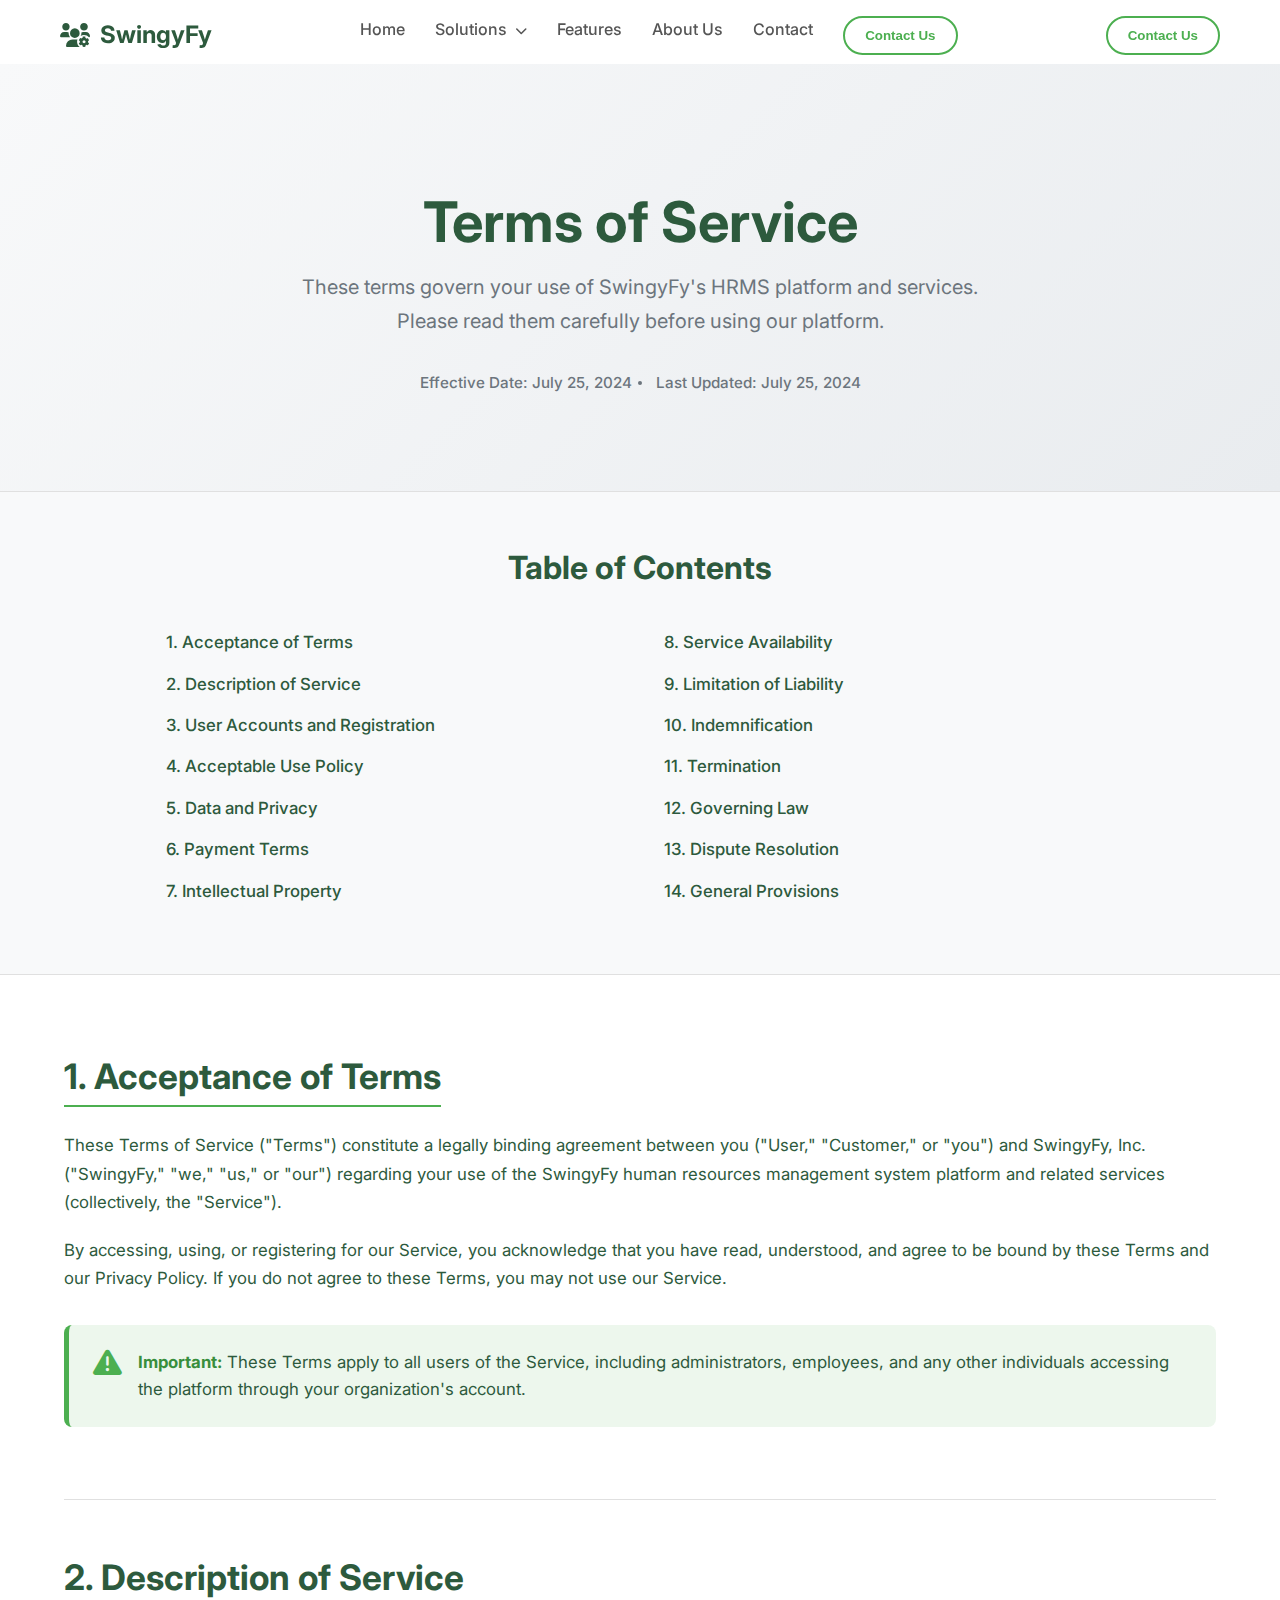
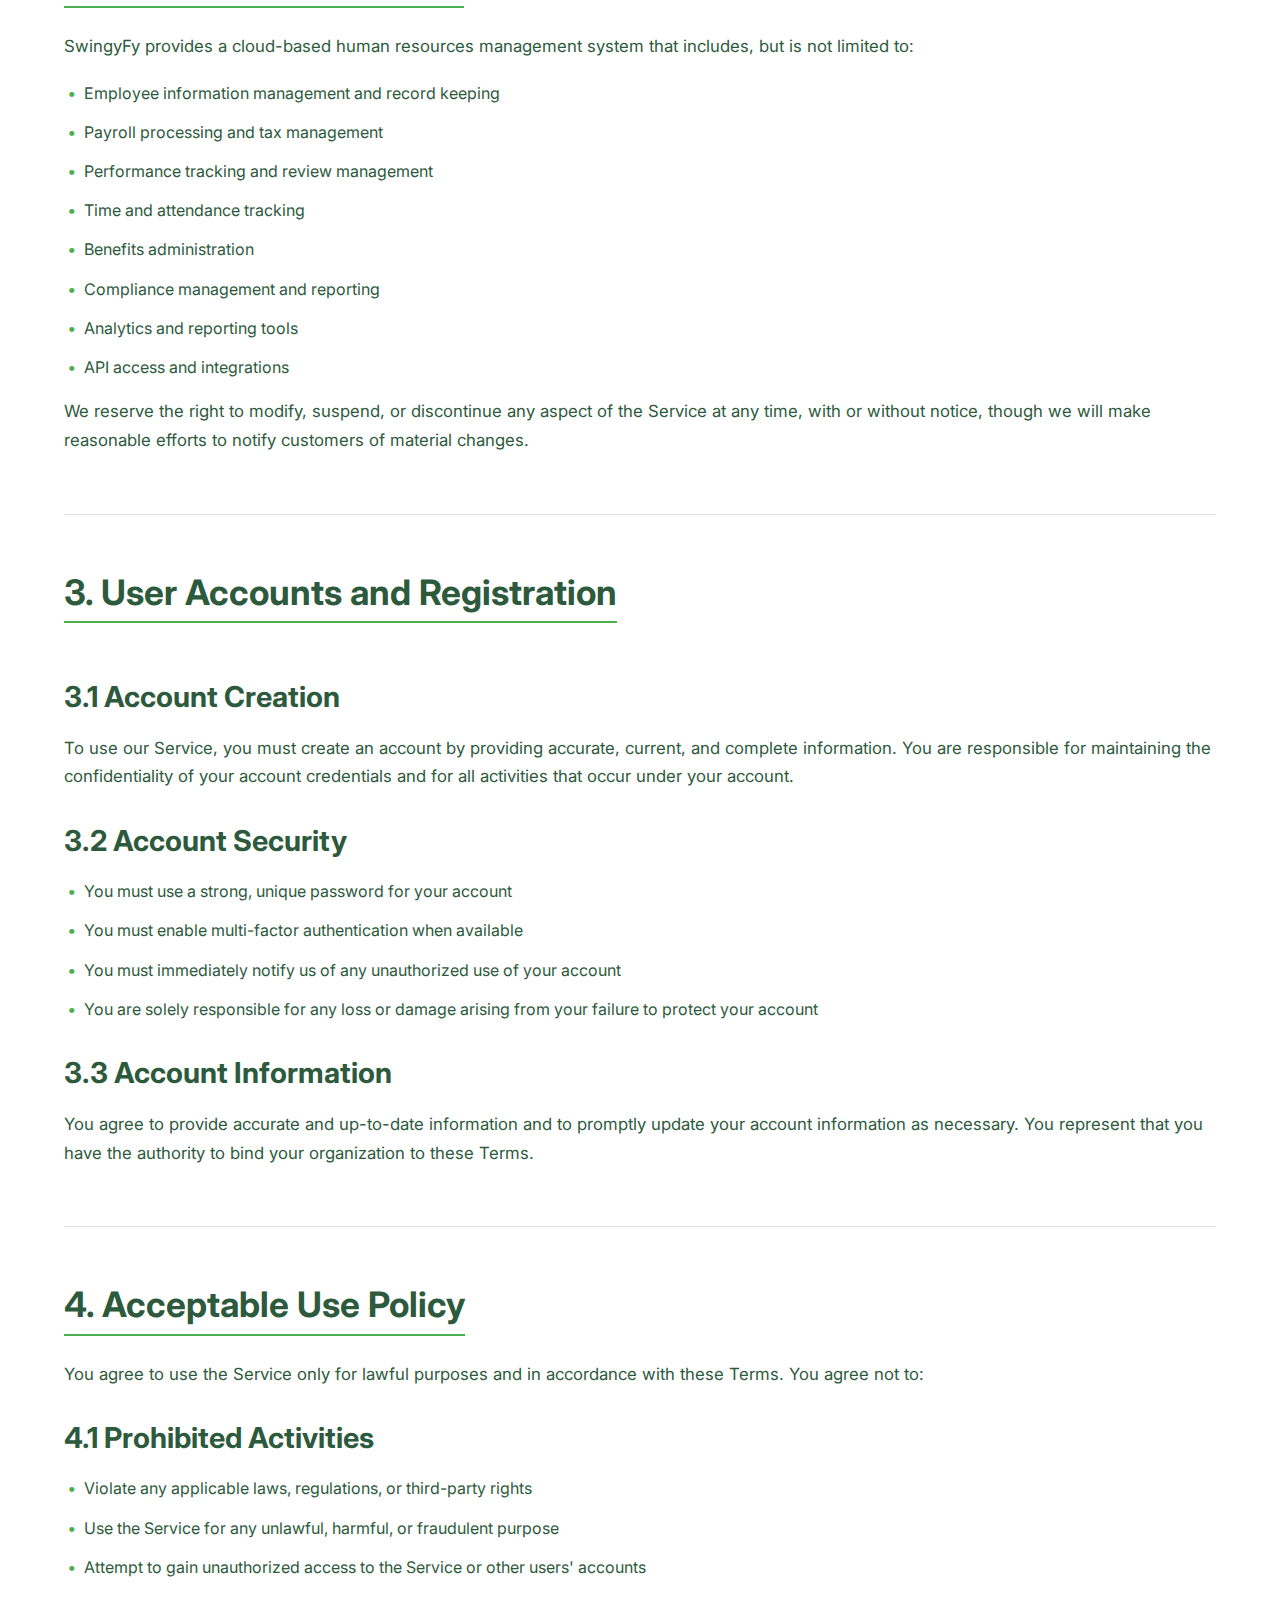
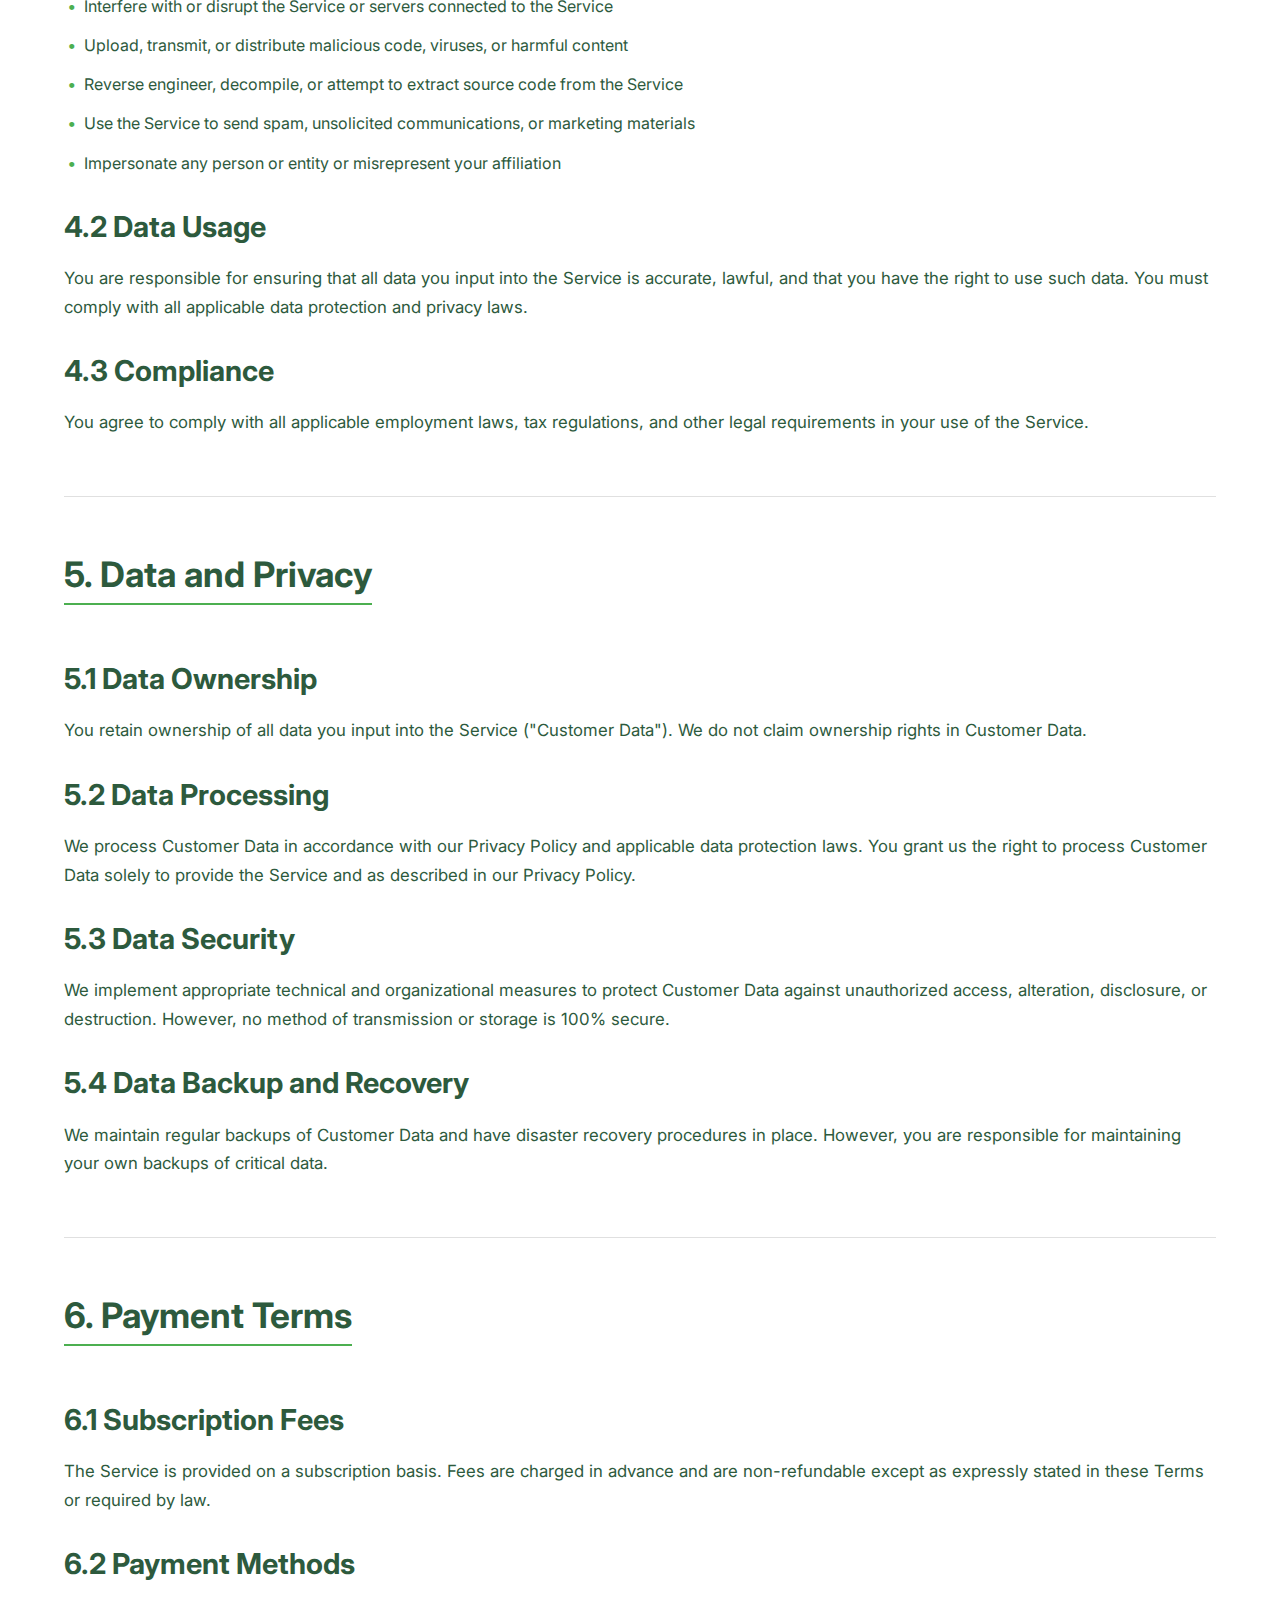
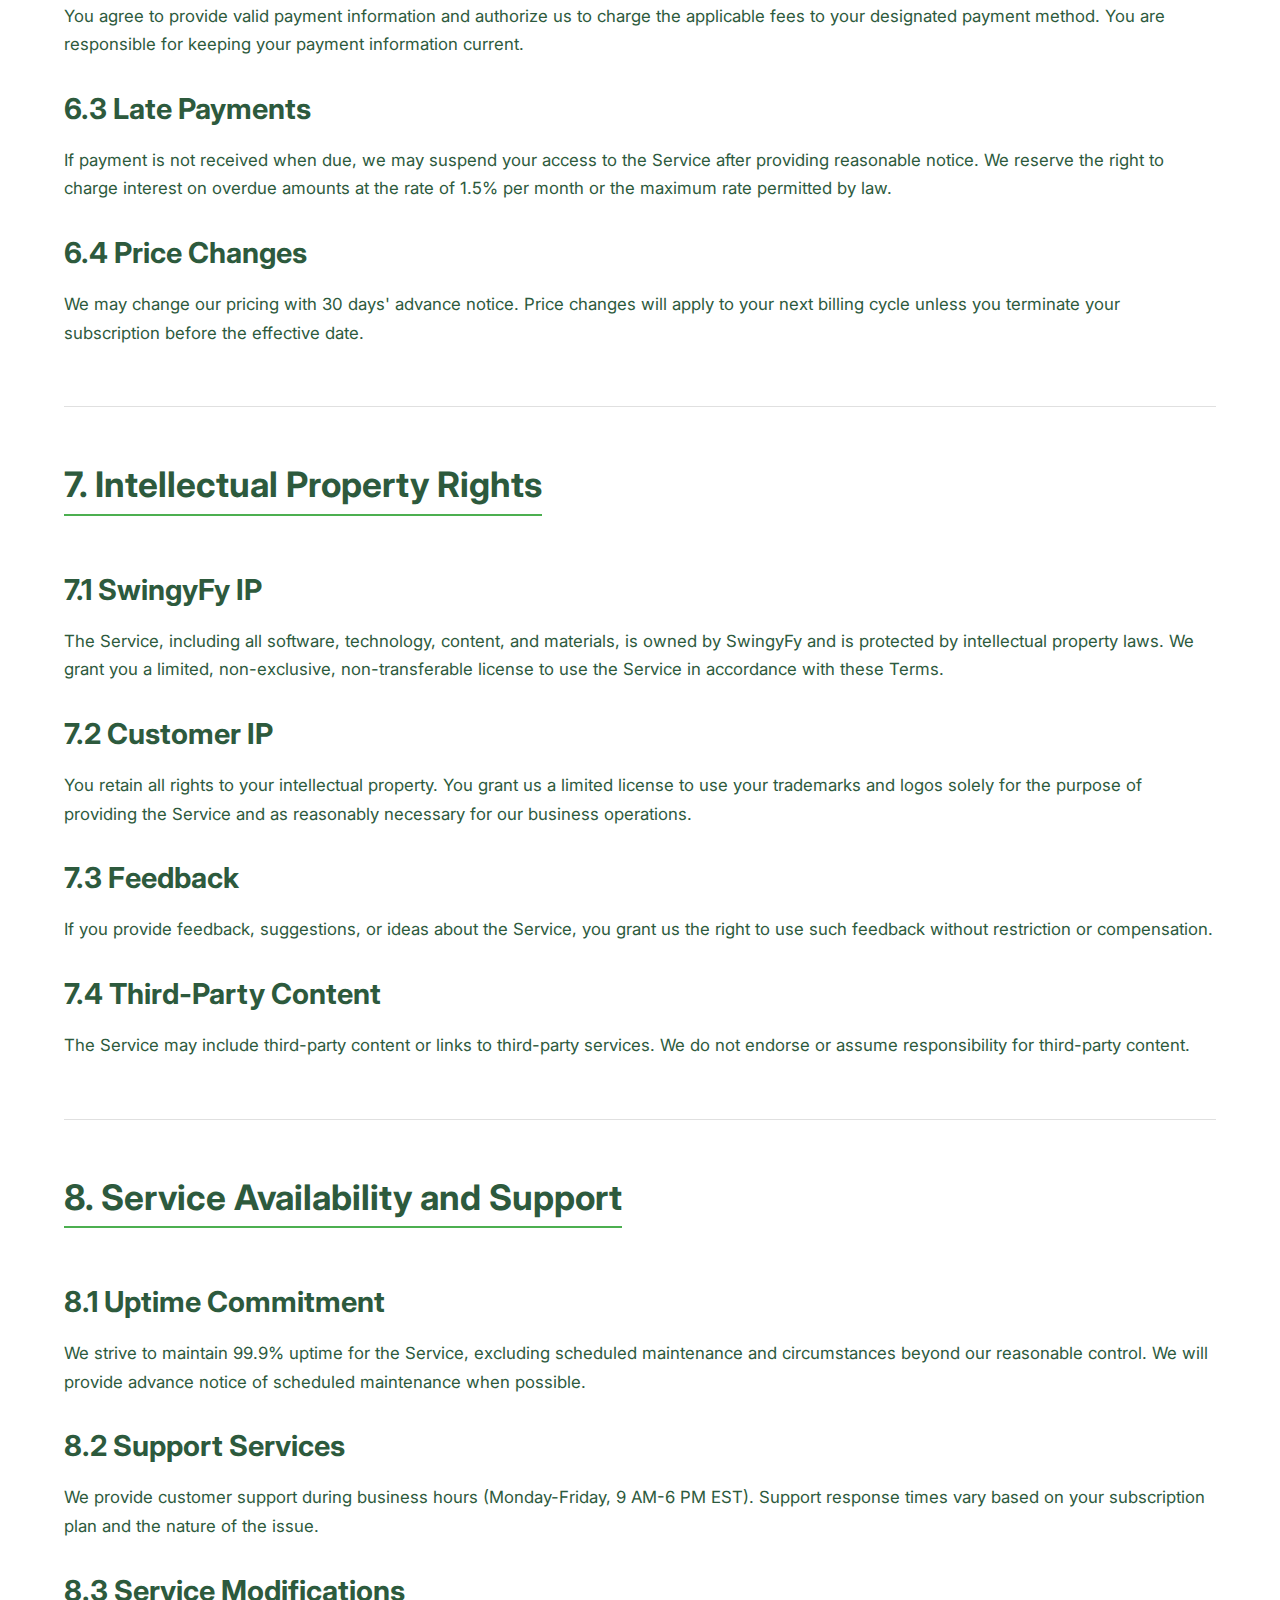
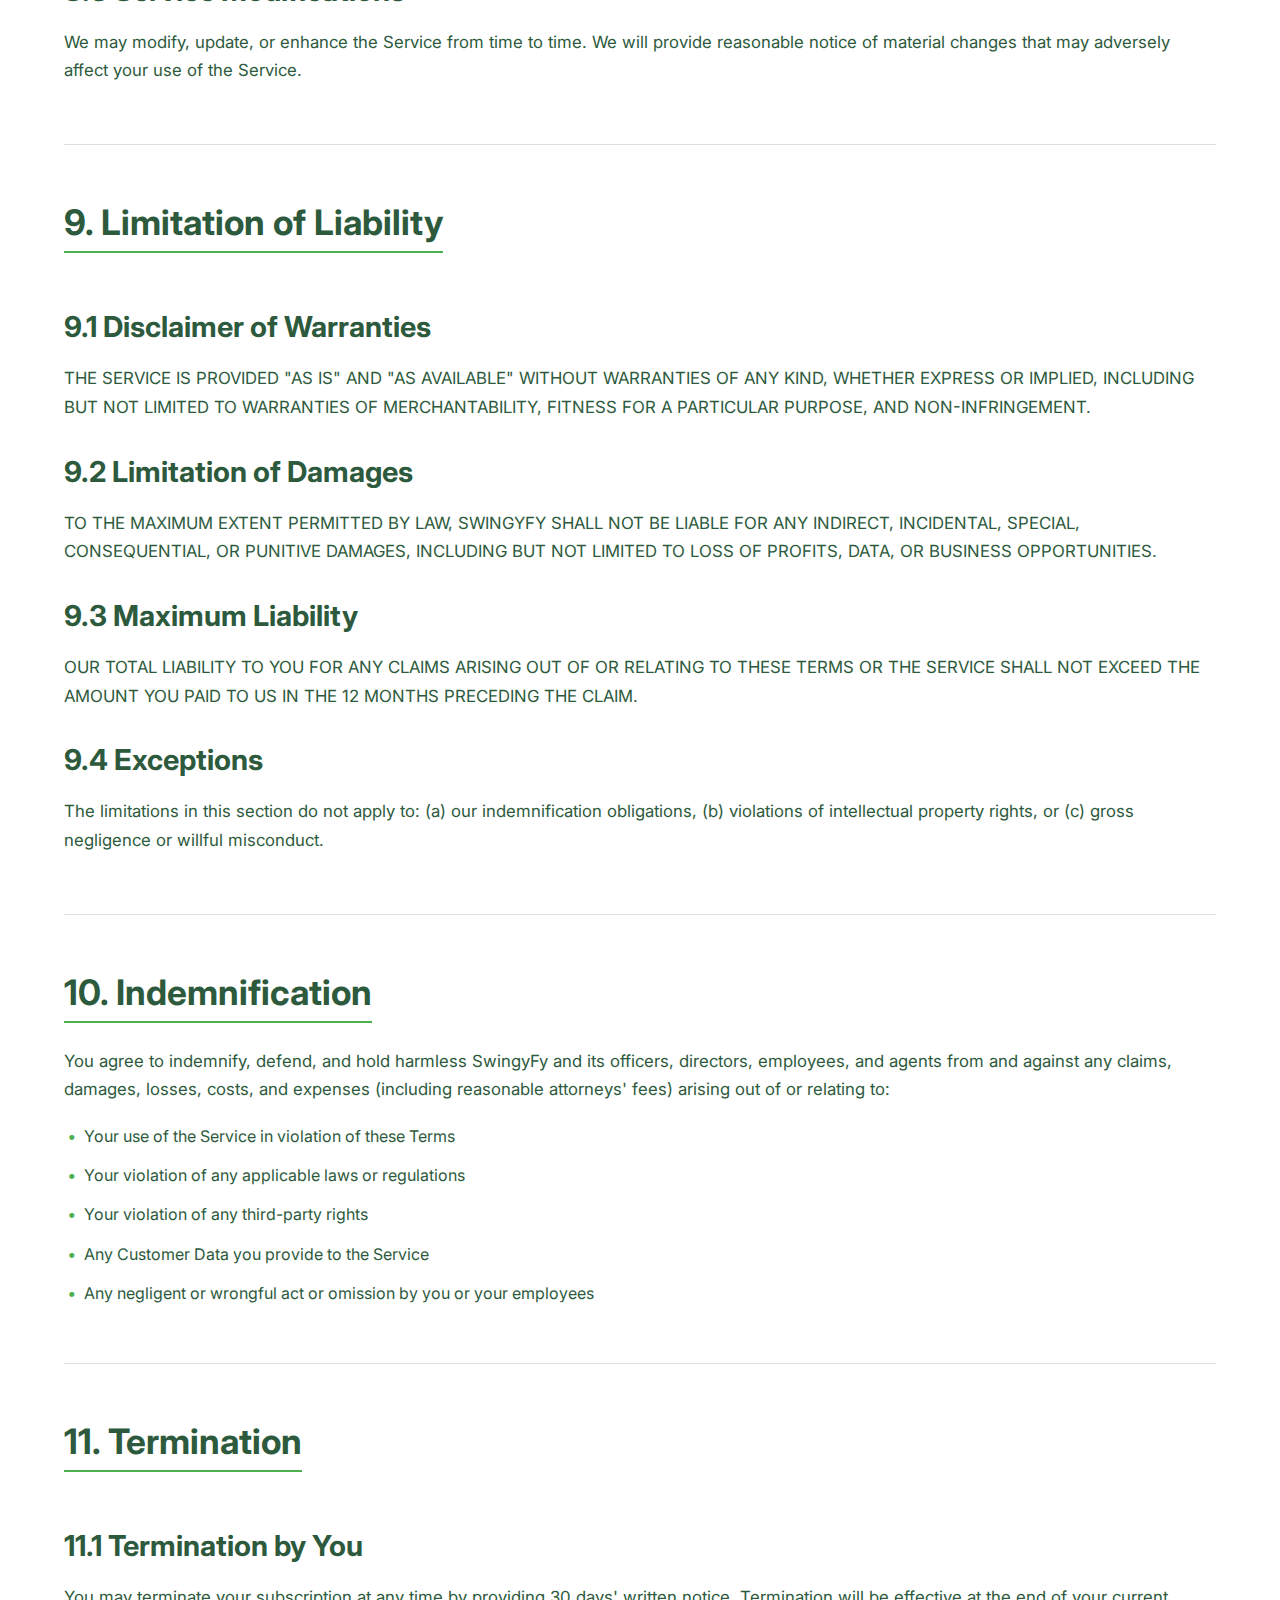
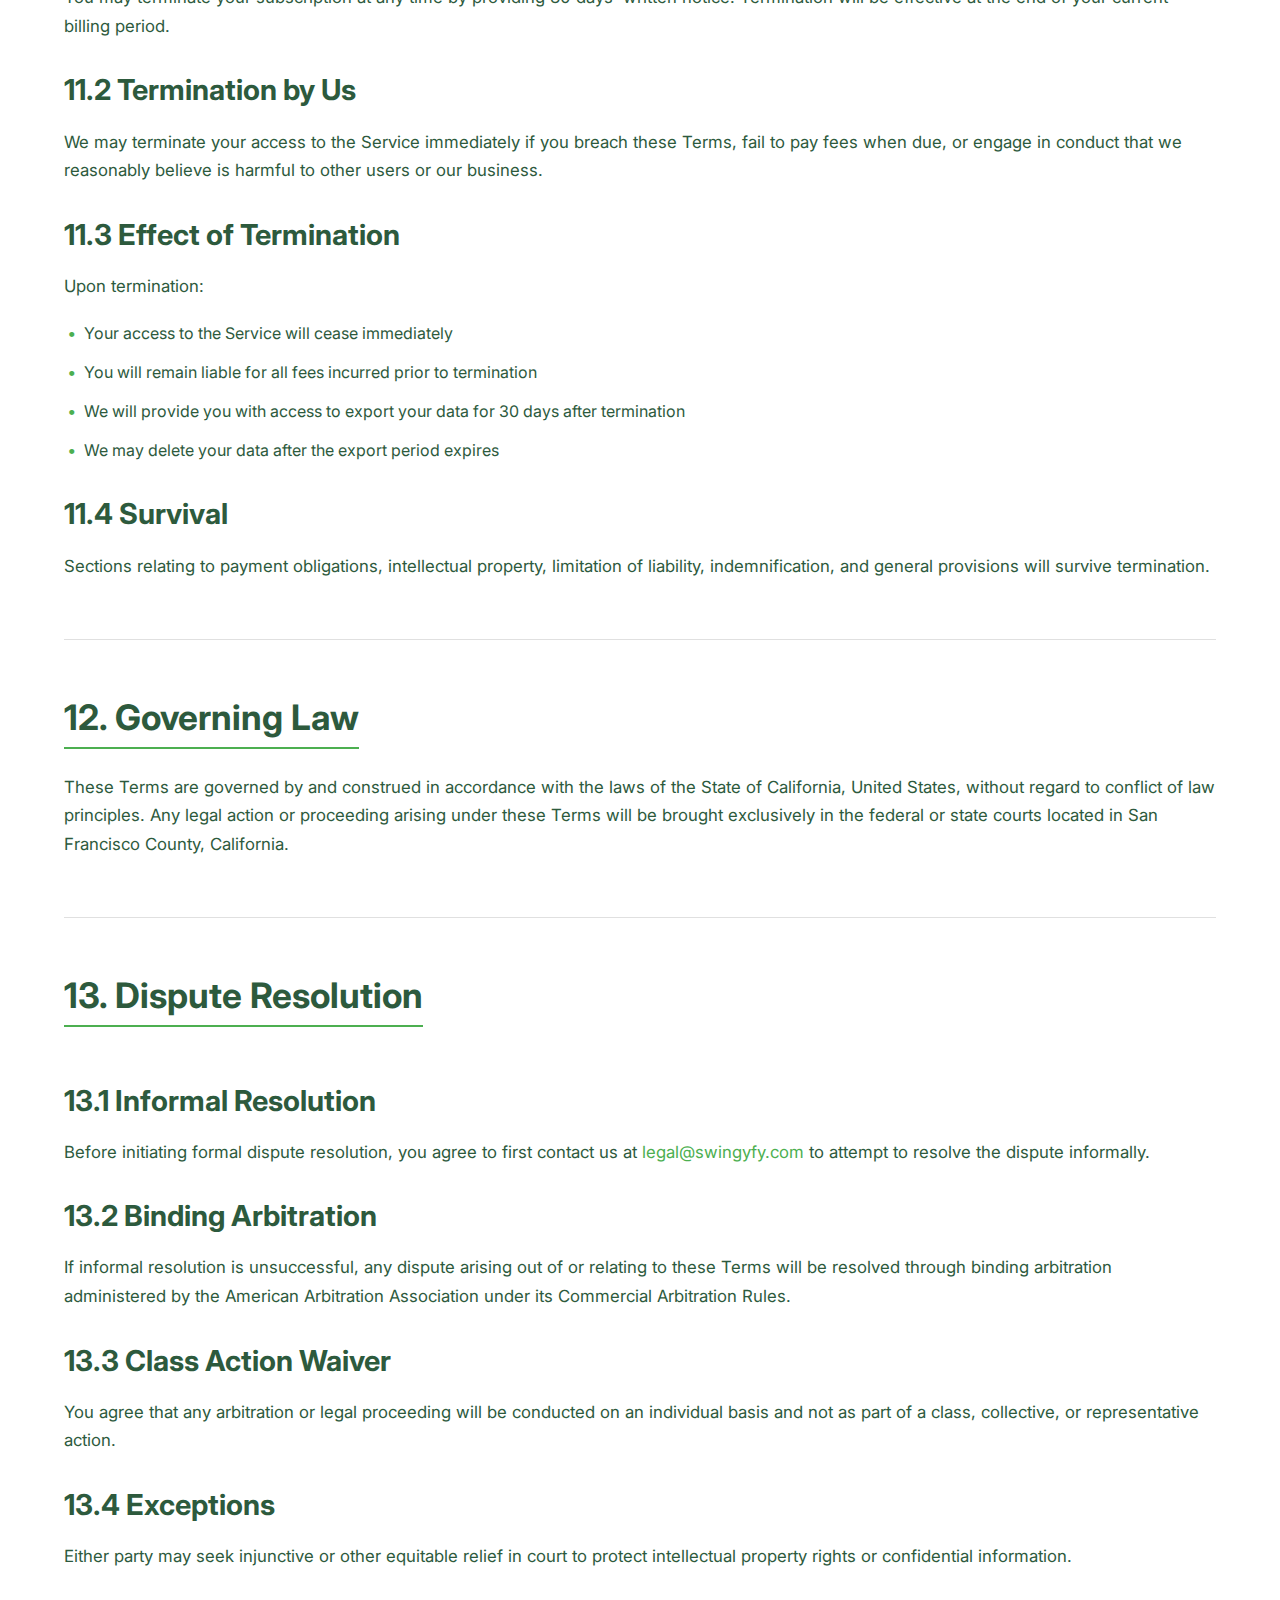
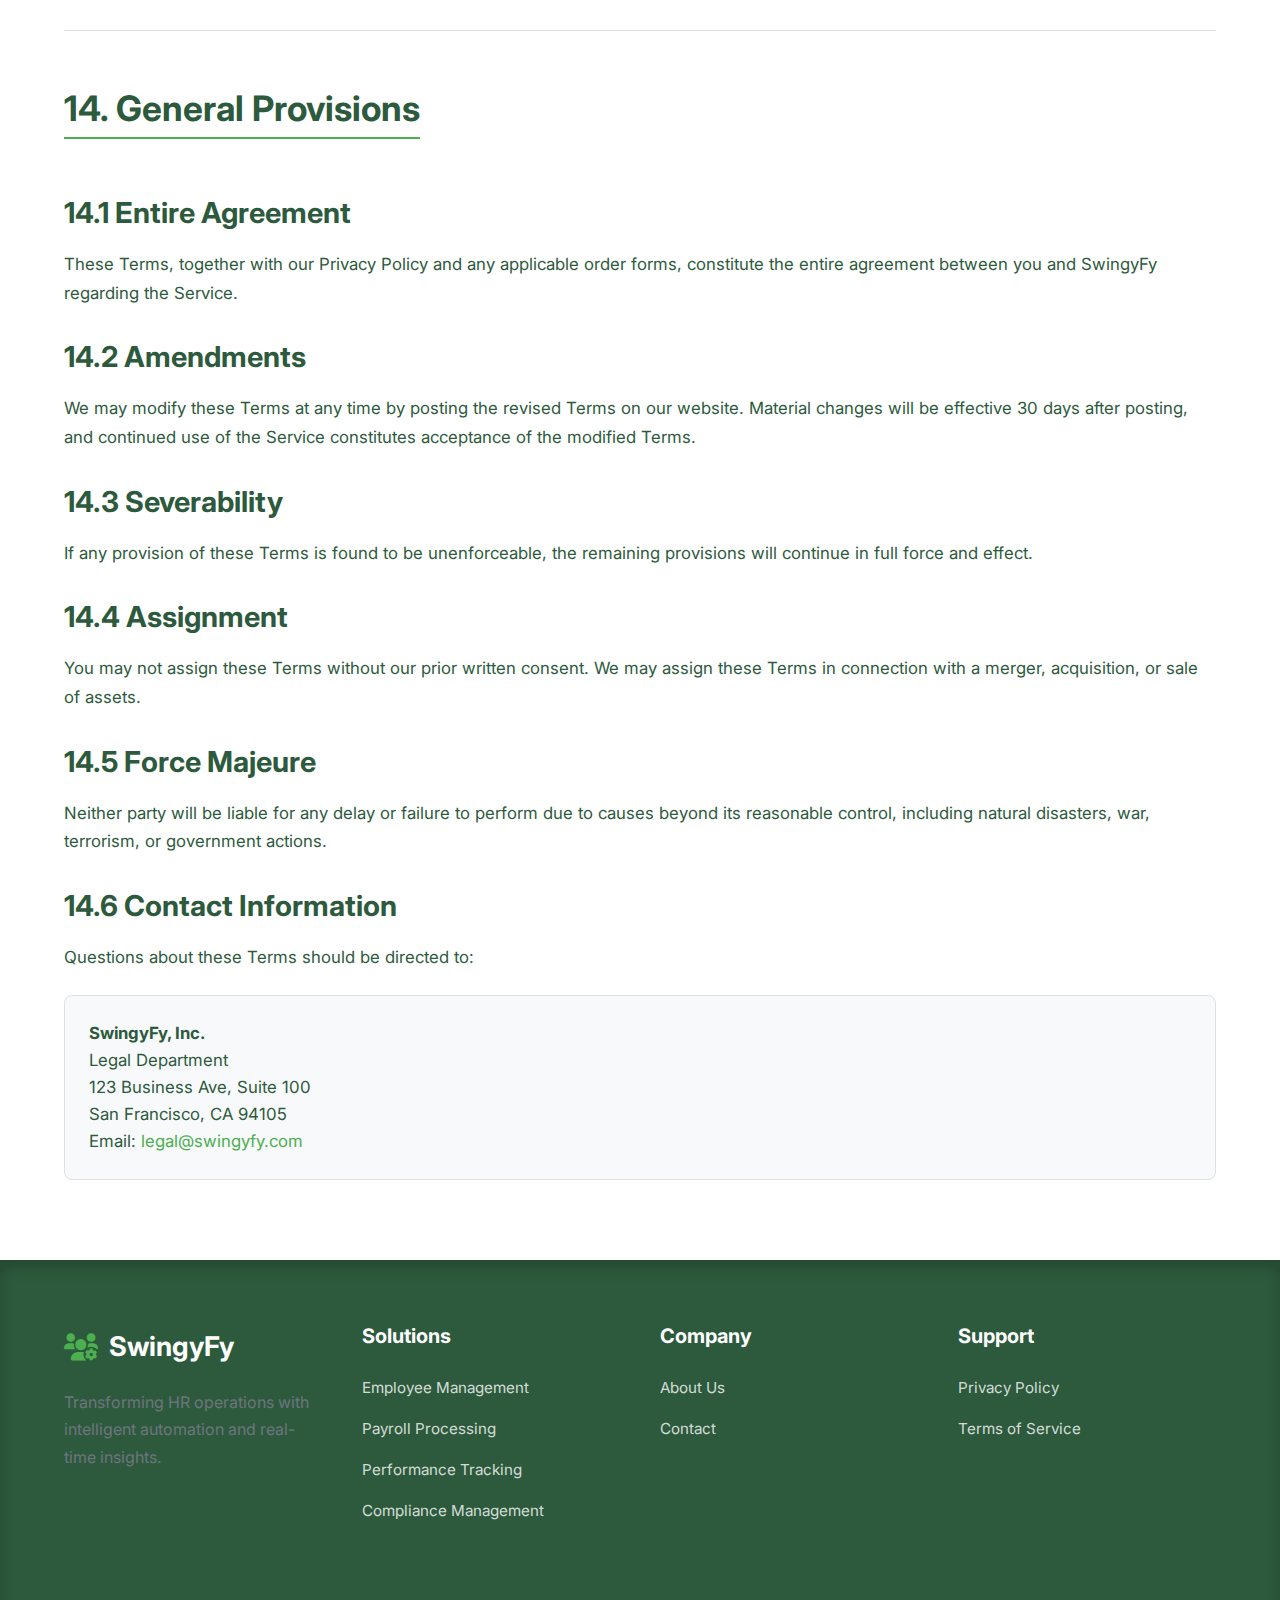
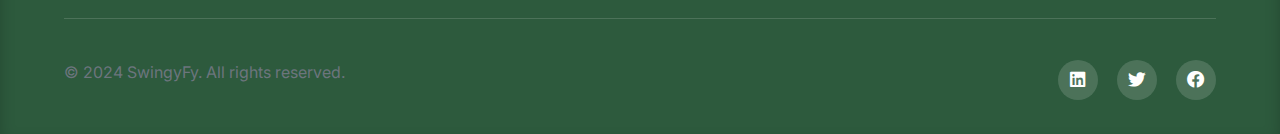
<file: terms-of-service.html>
<!DOCTYPE html>
<html lang="en">
<head>
    <meta charset="UTF-8">
    <meta name="viewport" content="width=device-width, initial-scale=1.0">
    
    <!-- SEO Meta Tags -->
    <title>SwingyFy Terms of Service | User Agreement | HRMS Legal Terms | Service Conditions</title>
    <meta name="description" content="Read SwingyFy's Terms of Service and user agreement. Understand your rights and responsibilities when using our HRMS platform and related services.">
    <meta name="keywords" content="SwingyFy terms of service, user agreement, HRMS legal terms, service conditions, software license, user responsibilities">
    <meta name="author" content="SwingyFy">
    <meta name="robots" content="index, follow">
    <link rel="canonical" href="https://www.swingyfy.com/terms-of-service">
    
    <!-- Open Graph Meta Tags -->
    <meta property="og:title" content="SwingyFy Terms of Service | User Agreement & Legal Terms">
    <meta property="og:description" content="Read SwingyFy's Terms of Service and understand your rights and responsibilities when using our HRMS platform.">
    <meta property="og:type" content="website">
    <meta property="og:url" content="https://www.swingyfy.com/terms-of-service">
    <meta property="og:image" content="https://www.swingyfy.com/images/terms-of-service-og.jpg">
    <meta property="og:site_name" content="SwingyFy">
    
    <!-- Twitter Card Meta Tags -->
    <meta name="twitter:card" content="summary_large_image">
    <meta name="twitter:title" content="SwingyFy Terms of Service | User Agreement & Legal Terms">
    <meta name="twitter:description" content="Read SwingyFy's Terms of Service and user agreement for our HRMS platform.">
    <meta name="twitter:image" content="https://www.swingyfy.com/images/terms-of-service-twitter.jpg">
    
    <!-- Structured Data -->
    <script type="application/ld+json">
    {
        "@context": "https://schema.org",
        "@type": "WebPage",
        "name": "SwingyFy Terms of Service",
        "description": "Terms of service and user agreement for SwingyFy HRMS platform",
        "url": "https://www.swingyfy.com/terms-of-service",
        "dateModified": "2024-07-25",
        "publisher": {
            "@type": "Organization",
            "name": "SwingyFy",
            "logo": {
                "@type": "ImageObject",
                "url": "https://www.swingyfy.com/images/logo.png"
            }
        }
    }
    </script>
    
    <link rel="stylesheet" href="terms-services.css">
    <link href="https://fonts.googleapis.com/css2?family=Inter:wght@300;400;500;600;700&display=swap" rel="stylesheet">
    <link rel="stylesheet" href="https://cdnjs.cloudflare.com/ajax/libs/font-awesome/6.0.0/css/all.min.css">
</head>
<body>
    <!-- Navigation -->
    <nav class="navbar">
        <div class="nav-container">
            <a href="index.html" style="text-decoration: none; color: inherit;">
                <div class="nav-logo">
                    <i class="fas fa-users-cog"></i>
                    <span>SwingyFy</span>
                </div>
            </a>
            <ul class="nav-menu" id="navMenu">
                <li class="nav-item">
                    <a href="index.html" class="nav-link">Home</a>
                </li>
                <li class="nav-item has-dropdown">
                   <a href="" class="nav-link dropdown-solution">Solutions <i
                            class="fas fa-chevron-down dropdown-arrow"></i></a>
                    <div class="dropdown-menu">
                        <div class="dropdown-content">
                            <ul>
                                <li><a href="employee-management.html">Employee Management</a></li>
                                <li><a href="payroll-processing.html">Payroll Processing</a></li>
                                <li><a href="performance-tracking.html">Performance Tracking</a></li>
                                <li><a href="compliance-management.html">Compliance Management</a></li>
                            </ul>
                        </div>
                    </div>
                </li>
                <li class="nav-item">
                    <a href="#features" class="nav-link">Features</a>
                </li>
                <li class="nav-item">
                    <a href="about.html" class="nav-link">About Us</a>
                </li>
                <!-- <li class="nav-item">
                    <a href="blog.html" class="nav-link">Blog</a>
                </li> -->
                <li class="nav-item">
                    <a href="contact.html" class="nav-link">Contact</a>
                </li>
                <li class="nav-item nav-cta-mobile">
                    <button class="btn-contact" onclick="scrollToContact()">Contact Us</button>
                </li>
            </ul>
            <div class="nav-cta nav-cta-desktop">
                <button class="btn-contact" onclick="scrollToContact()">Contact Us</button>
            </div>
            <div class="hamburger">
                <span class="bar"></span>
                <span class="bar"></span>
                <span class="bar"></span>
            </div>
        </div>
    </nav>

    <!-- Hero Section -->
    <section class="page-hero">
        <div class="container">
            <div class="hero-content">
                <h1>Terms of Service</h1>
                <p>These terms govern your use of SwingyFy's HRMS platform and services. Please read them carefully before using our platform.</p>
                <div class="terms-meta">
                    <span class="effective-date">Effective Date: July 25, 2024</span>
                    <span class="last-updated">Last Updated: July 25, 2024</span>
                </div>
            </div>
        </div>
    </section>

    <!-- Table of Contents -->
    <section class="table-of-contents">
        <div class="container">
            <div class="toc-header">
                <h2>Table of Contents</h2>
            </div>
            <div class="toc-grid">
                <div class="toc-column">
                    <ul class="toc-list">
                        <li><a href="#acceptance">1. Acceptance of Terms</a></li>
                        <li><a href="#description-of-service">2. Description of Service</a></li>
                        <li><a href="#user-accounts">3. User Accounts and Registration</a></li>
                        <li><a href="#acceptable-use">4. Acceptable Use Policy</a></li>
                        <li><a href="#data-and-privacy">5. Data and Privacy</a></li>
                        <li><a href="#payment-terms">6. Payment Terms</a></li>
                        <li><a href="#intellectual-property">7. Intellectual Property</a></li>
                    </ul>
                </div>
                <div class="toc-column">
                    <ul class="toc-list">
                        <li><a href="#service-availability">8. Service Availability</a></li>
                        <li><a href="#limitation-of-liability">9. Limitation of Liability</a></li>
                        <li><a href="#indemnification">10. Indemnification</a></li>
                        <li><a href="#termination">11. Termination</a></li>
                        <li><a href="#governing-law">12. Governing Law</a></li>
                        <li><a href="#dispute-resolution">13. Dispute Resolution</a></li>
                        <li><a href="#general-provisions">14. General Provisions</a></li>
                    </ul>
                </div>
            </div>
        </div>
    </section>

    <!-- Terms Content -->
    <section class="terms-content">
        <div class="container">
            <div class="terms-section" id="acceptance">
                <h2>1. Acceptance of Terms</h2>
                <p>These Terms of Service ("Terms") constitute a legally binding agreement between you ("User," "Customer," or "you") and SwingyFy, Inc. ("SwingyFy," "we," "us," or "our") regarding your use of the SwingyFy human resources management system platform and related services (collectively, the "Service").</p>
                <p>By accessing, using, or registering for our Service, you acknowledge that you have read, understood, and agree to be bound by these Terms and our Privacy Policy. If you do not agree to these Terms, you may not use our Service.</p>
                <div class="important-notice">
                    <i class="fas fa-exclamation-triangle"></i>
                    <p><strong>Important:</strong> These Terms apply to all users of the Service, including administrators, employees, and any other individuals accessing the platform through your organization's account.</p>
                </div>
            </div>

            <div class="terms-section" id="description-of-service">
                <h2>2. Description of Service</h2>
                <p>SwingyFy provides a cloud-based human resources management system that includes, but is not limited to:</p>
                <ul class="terms-list">
                    <li>Employee information management and record keeping</li>
                    <li>Payroll processing and tax management</li>
                    <li>Performance tracking and review management</li>
                    <li>Time and attendance tracking</li>
                    <li>Benefits administration</li>
                    <li>Compliance management and reporting</li>
                    <li>Analytics and reporting tools</li>
                    <li>API access and integrations</li>
                </ul>
                <p>We reserve the right to modify, suspend, or discontinue any aspect of the Service at any time, with or without notice, though we will make reasonable efforts to notify customers of material changes.</p>
            </div>

            <div class="terms-section" id="user-accounts">
                <h2>3. User Accounts and Registration</h2>
                <h3>3.1 Account Creation</h3>
                <p>To use our Service, you must create an account by providing accurate, current, and complete information. You are responsible for maintaining the confidentiality of your account credentials and for all activities that occur under your account.</p>

                <h3>3.2 Account Security</h3>
                <ul class="terms-list">
                    <li>You must use a strong, unique password for your account</li>
                    <li>You must enable multi-factor authentication when available</li>
                    <li>You must immediately notify us of any unauthorized use of your account</li>
                    <li>You are solely responsible for any loss or damage arising from your failure to protect your account</li>
                </ul>

                <h3>3.3 Account Information</h3>
                <p>You agree to provide accurate and up-to-date information and to promptly update your account information as necessary. You represent that you have the authority to bind your organization to these Terms.</p>
            </div>

            <div class="terms-section" id="acceptable-use">
                <h2>4. Acceptable Use Policy</h2>
                <p>You agree to use the Service only for lawful purposes and in accordance with these Terms. You agree not to:</p>

                <h3>4.1 Prohibited Activities</h3>
                <ul class="terms-list">
                    <li>Violate any applicable laws, regulations, or third-party rights</li>
                    <li>Use the Service for any unlawful, harmful, or fraudulent purpose</li>
                    <li>Attempt to gain unauthorized access to the Service or other users' accounts</li>
                    <li>Interfere with or disrupt the Service or servers connected to the Service</li>
                    <li>Upload, transmit, or distribute malicious code, viruses, or harmful content</li>
                    <li>Reverse engineer, decompile, or attempt to extract source code from the Service</li>
                    <li>Use the Service to send spam, unsolicited communications, or marketing materials</li>
                    <li>Impersonate any person or entity or misrepresent your affiliation</li>
                </ul>

                <h3>4.2 Data Usage</h3>
                <p>You are responsible for ensuring that all data you input into the Service is accurate, lawful, and that you have the right to use such data. You must comply with all applicable data protection and privacy laws.</p>

                <h3>4.3 Compliance</h3>
                <p>You agree to comply with all applicable employment laws, tax regulations, and other legal requirements in your use of the Service.</p>
            </div>

            <div class="terms-section" id="data-and-privacy">
                <h2>5. Data and Privacy</h2>
                <h3>5.1 Data Ownership</h3>
                <p>You retain ownership of all data you input into the Service ("Customer Data"). We do not claim ownership rights in Customer Data.</p>

                <h3>5.2 Data Processing</h3>
                <p>We process Customer Data in accordance with our Privacy Policy and applicable data protection laws. You grant us the right to process Customer Data solely to provide the Service and as described in our Privacy Policy.</p>

                <h3>5.3 Data Security</h3>
                <p>We implement appropriate technical and organizational measures to protect Customer Data against unauthorized access, alteration, disclosure, or destruction. However, no method of transmission or storage is 100% secure.</p>

                <h3>5.4 Data Backup and Recovery</h3>
                <p>We maintain regular backups of Customer Data and have disaster recovery procedures in place. However, you are responsible for maintaining your own backups of critical data.</p>
            </div>

            <div class="terms-section" id="payment-terms">
                <h2>6. Payment Terms</h2>
                <h3>6.1 Subscription Fees</h3>
                <p>The Service is provided on a subscription basis. Fees are charged in advance and are non-refundable except as expressly stated in these Terms or required by law.</p>

                <h3>6.2 Payment Methods</h3>
                <p>You agree to provide valid payment information and authorize us to charge the applicable fees to your designated payment method. You are responsible for keeping your payment information current.</p>

                <h3>6.3 Late Payments</h3>
                <p>If payment is not received when due, we may suspend your access to the Service after providing reasonable notice. We reserve the right to charge interest on overdue amounts at the rate of 1.5% per month or the maximum rate permitted by law.</p>

                <h3>6.4 Price Changes</h3>
                <p>We may change our pricing with 30 days' advance notice. Price changes will apply to your next billing cycle unless you terminate your subscription before the effective date.</p>
            </div>

            <div class="terms-section" id="intellectual-property">
                <h2>7. Intellectual Property Rights</h2>
                <h3>7.1 SwingyFy IP</h3>
                <p>The Service, including all software, technology, content, and materials, is owned by SwingyFy and is protected by intellectual property laws. We grant you a limited, non-exclusive, non-transferable license to use the Service in accordance with these Terms.</p>

                <h3>7.2 Customer IP</h3>
                <p>You retain all rights to your intellectual property. You grant us a limited license to use your trademarks and logos solely for the purpose of providing the Service and as reasonably necessary for our business operations.</p>

                <h3>7.3 Feedback</h3>
                <p>If you provide feedback, suggestions, or ideas about the Service, you grant us the right to use such feedback without restriction or compensation.</p>

                <h3>7.4 Third-Party Content</h3>
                <p>The Service may include third-party content or links to third-party services. We do not endorse or assume responsibility for third-party content.</p>
            </div>

            <div class="terms-section" id="service-availability">
                <h2>8. Service Availability and Support</h2>
                <h3>8.1 Uptime Commitment</h3>
                <p>We strive to maintain 99.9% uptime for the Service, excluding scheduled maintenance and circumstances beyond our reasonable control. We will provide advance notice of scheduled maintenance when possible.</p>

                <h3>8.2 Support Services</h3>
                <p>We provide customer support during business hours (Monday-Friday, 9 AM-6 PM EST). Support response times vary based on your subscription plan and the nature of the issue.</p>

                <h3>8.3 Service Modifications</h3>
                <p>We may modify, update, or enhance the Service from time to time. We will provide reasonable notice of material changes that may adversely affect your use of the Service.</p>
            </div>

            <div class="terms-section" id="limitation-of-liability">
                <h2>9. Limitation of Liability</h2>
                <h3>9.1 Disclaimer of Warranties</h3>
                <p>THE SERVICE IS PROVIDED "AS IS" AND "AS AVAILABLE" WITHOUT WARRANTIES OF ANY KIND, WHETHER EXPRESS OR IMPLIED, INCLUDING BUT NOT LIMITED TO WARRANTIES OF MERCHANTABILITY, FITNESS FOR A PARTICULAR PURPOSE, AND NON-INFRINGEMENT.</p>

                <h3>9.2 Limitation of Damages</h3>
                <p>TO THE MAXIMUM EXTENT PERMITTED BY LAW, SWINGYFY SHALL NOT BE LIABLE FOR ANY INDIRECT, INCIDENTAL, SPECIAL, CONSEQUENTIAL, OR PUNITIVE DAMAGES, INCLUDING BUT NOT LIMITED TO LOSS OF PROFITS, DATA, OR BUSINESS OPPORTUNITIES.</p>

                <h3>9.3 Maximum Liability</h3>
                <p>OUR TOTAL LIABILITY TO YOU FOR ANY CLAIMS ARISING OUT OF OR RELATING TO THESE TERMS OR THE SERVICE SHALL NOT EXCEED THE AMOUNT YOU PAID TO US IN THE 12 MONTHS PRECEDING THE CLAIM.</p>

                <h3>9.4 Exceptions</h3>
                <p>The limitations in this section do not apply to: (a) our indemnification obligations, (b) violations of intellectual property rights, or (c) gross negligence or willful misconduct.</p>
            </div>

            <div class="terms-section" id="indemnification">
                <h2>10. Indemnification</h2>
                <p>You agree to indemnify, defend, and hold harmless SwingyFy and its officers, directors, employees, and agents from and against any claims, damages, losses, costs, and expenses (including reasonable attorneys' fees) arising out of or relating to:</p>
                <ul class="terms-list">
                    <li>Your use of the Service in violation of these Terms</li>
                    <li>Your violation of any applicable laws or regulations</li>
                    <li>Your violation of any third-party rights</li>
                    <li>Any Customer Data you provide to the Service</li>
                    <li>Any negligent or wrongful act or omission by you or your employees</li>
                </ul>
            </div>

            <div class="terms-section" id="termination">
                <h2>11. Termination</h2>
                <h3>11.1 Termination by You</h3>
                <p>You may terminate your subscription at any time by providing 30 days' written notice. Termination will be effective at the end of your current billing period.</p>

                <h3>11.2 Termination by Us</h3>
                <p>We may terminate your access to the Service immediately if you breach these Terms, fail to pay fees when due, or engage in conduct that we reasonably believe is harmful to other users or our business.</p>

                <h3>11.3 Effect of Termination</h3>
                <p>Upon termination:</p>
                <ul class="terms-list">
                    <li>Your access to the Service will cease immediately</li>
                    <li>You will remain liable for all fees incurred prior to termination</li>
                    <li>We will provide you with access to export your data for 30 days after termination</li>
                    <li>We may delete your data after the export period expires</li>
                </ul>

                <h3>11.4 Survival</h3>
                <p>Sections relating to payment obligations, intellectual property, limitation of liability, indemnification, and general provisions will survive termination.</p>
            </div>

            <div class="terms-section" id="governing-law">
                <h2>12. Governing Law</h2>
                <p>These Terms are governed by and construed in accordance with the laws of the State of California, United States, without regard to conflict of law principles. Any legal action or proceeding arising under these Terms will be brought exclusively in the federal or state courts located in San Francisco County, California.</p>
            </div>

            <div class="terms-section" id="dispute-resolution">
                <h2>13. Dispute Resolution</h2>
                <h3>13.1 Informal Resolution</h3>
                <p>Before initiating formal dispute resolution, you agree to first contact us at <a href="mailto:legal@swingyfy.com">legal@swingyfy.com</a> to attempt to resolve the dispute informally.</p>

                <h3>13.2 Binding Arbitration</h3>
                <p>If informal resolution is unsuccessful, any dispute arising out of or relating to these Terms will be resolved through binding arbitration administered by the American Arbitration Association under its Commercial Arbitration Rules.</p>

                <h3>13.3 Class Action Waiver</h3>
                <p>You agree that any arbitration or legal proceeding will be conducted on an individual basis and not as part of a class, collective, or representative action.</p>

                <h3>13.4 Exceptions</h3>
                <p>Either party may seek injunctive or other equitable relief in court to protect intellectual property rights or confidential information.</p>
            </div>

            <div class="terms-section" id="general-provisions">
                <h2>14. General Provisions</h2>
                <h3>14.1 Entire Agreement</h3>
                <p>These Terms, together with our Privacy Policy and any applicable order forms, constitute the entire agreement between you and SwingyFy regarding the Service.</p>

                <h3>14.2 Amendments</h3>
                <p>We may modify these Terms at any time by posting the revised Terms on our website. Material changes will be effective 30 days after posting, and continued use of the Service constitutes acceptance of the modified Terms.</p>

                <h3>14.3 Severability</h3>
                <p>If any provision of these Terms is found to be unenforceable, the remaining provisions will continue in full force and effect.</p>

                <h3>14.4 Assignment</h3>
                <p>You may not assign these Terms without our prior written consent. We may assign these Terms in connection with a merger, acquisition, or sale of assets.</p>

                <h3>14.5 Force Majeure</h3>
                <p>Neither party will be liable for any delay or failure to perform due to causes beyond its reasonable control, including natural disasters, war, terrorism, or government actions.</p>

                <h3>14.6 Contact Information</h3>
                <p>Questions about these Terms should be directed to:</p>
                <div class="contact-info">
                    <p><strong>SwingyFy, Inc.</strong><br>
                    Legal Department<br>
                    123 Business Ave, Suite 100<br>
                    San Francisco, CA 94105<br>
                    Email: <a href="mailto:legal@swingyfy.com">legal@swingyfy.com</a></p>
                </div>
            </div>
        </div>
    </section>

    <!-- Footer -->
    <footer class="footer">
        <div class="container">
            <div class="footer-content">
                <div class="footer-section">
                    <div class="footer-logo">
                        <i class="fas fa-users-cog"></i>
                        <span>SwingyFy</span>
                    </div>
                    <p>Transforming HR operations with intelligent automation and real-time insights.</p>
                </div>
                
                <div class="footer-section">
                    <h4>Solutions</h4>
                    <ul>
                        <li><a href="employee-management.html">Employee Management</a></li>
                        <li><a href="payroll-processing.html">Payroll Processing</a></li>
                        <li><a href="performance-tracking.html">Performance Tracking</a></li>
                        <li><a href="compliance-management.html">Compliance Management</a></li>
                    </ul>
                </div>
                
                <div class="footer-section">
                    <h4>Company</h4>
                    <ul>
                        <li><a href="about.html">About Us</a></li>
                        <li><a href="contact.html">Contact</a></li>
                        <!-- <li><a href="careers.html">Careers</a></li>
                        <li><a href="blog.html">Blog</a></li> -->
                    </ul>
                </div>
                
                <div class="footer-section">
                    <h4>Support</h4>
                    <ul>
                        <!-- <li><a href="help-center.html">Help Center</a></li>
                        <li><a href="documentation.html">Documentation</a></li> -->
                        <li><a href="privacy-policy.html">Privacy Policy</a></li>
                        <li><a href="terms-of-service.html">Terms of Service</a></li>
                    </ul>
                </div>
            </div>
            
            <div class="footer-bottom">
                <p>&copy; 2024 SwingyFy. All rights reserved.</p>
                <div class="social-links">
                    <a href="#"><i class="fab fa-linkedin"></i></a>
                    <a href="#"><i class="fab fa-twitter"></i></a>
                    <a href="#"><i class="fab fa-facebook"></i></a>
                </div>
            </div>
        </div>
    </footer>

    <script src="script.js"></script>
</body>
</html>
</file>
<file: styles.css>
/* --- Global Variables (ensure these are consistent with your main styles.css) --- */
:root {
    --primary-color: #4CAF50; /* Vibrant green */
    --primary-dark: #388E3C; /* Darker green for hover */
    --secondary-color: #10B981; /* Teal-ish green for accents */
    --dark-color: #2d5a3d; /* Deep charcoal for main text */
    --light-color: #F8F9FA; /* Off-white for section backgrounds */
    --gray-color: #6C757D; /* Muted gray for secondary text/metadata */
    --border-color: #E0E0E0; /* Light gray for subtle borders */
    --shadow-light: rgba(0, 0, 0, 0.05);
    --shadow-medium: rgba(0, 0, 0, 0.1);
    --shadow-strong: rgba(0, 0, 0, 0.15);
    --transition-speed: 0.3s ease-in-out;
    --font-primary: 'Inter', sans-serif;
}

/* --- Base Styles (Inherited/Consistent from styles.css) --- */
* {
    margin: 0;
    padding: 0;
    box-sizing: border-box;
}

html {
    scroll-behavior: smooth;
}

body {
    font-family: var(--font-primary);
    color: var(--dark-color);
    line-height: 1.7;
    background-color: #FFFFFF;
}

.container {
    width: 100%;
    max-width: 1200px;
    margin: 0 auto;
    padding: 0 24px;
}

h1, h2, h3, h4, h5, h6 {
    font-weight: 700;
    line-height: 1.25;
    margin-bottom: 1rem;
    color: var(--dark-color);
}

h1 { font-size: 3rem; }
h2 { font-size: 2.5rem; }
h3 { font-size: 2rem; }
h4 { font-size: 1.75rem; }

p {
    margin-bottom: 1rem;
    color: var(--gray-color);
}

a {
    text-decoration: none;
    color: var(--primary-color);
    transition: color var(--transition-speed);
}

a:hover {
    color: var(--primary-dark);
    text-decoration: underline;
}

.btn-contact {
    background-color: var(--primary-color);
    color: white;
    padding: 0.6rem 1.2rem;
    border-radius: 0.375rem;
    border: none;
    cursor: pointer;
    transition: all var(--transition-speed);
    font-weight: 600;
}

.btn-contact:hover {
    background-color: var(--primary-dark);
    transform: translateY(-2px);
    box-shadow: 0 4px 8px var(--shadow-light);
}

/* Primary Button (for CTA) */
.btn-primary {
    display: inline-flex;
    align-items: center;
    gap: 0.75rem;
    background-color: var(--primary-color);
    color: white;
    padding: 1rem 2rem;
    border-radius: 0.5rem;
    border: none;
    cursor: pointer;
    font-weight: 600;
    font-size: 1.1rem;
    transition: all var(--transition-speed);
    box-shadow: 0 4px 15px rgba(76, 175, 80, 0.3);
}

.btn-primary:hover {
    background-color: var(--primary-dark);
    transform: translateY(-3px);
    box-shadow: 0 6px 20px rgba(76, 175, 80, 0.4);
}

/* Secondary Button (for CTA) */
.btn-secondary {
    display: inline-flex;
    align-items: center;
    gap: 0.75rem;
    background-color: transparent;
    color: var(--primary-color);
    border: 2px solid var(--primary-color);
    padding: 1rem 2rem;
    border-radius: 0.5rem;
    font-weight: 600;
    font-size: 1.1rem;
    transition: all var(--transition-speed);
}

.btn-secondary:hover {
    background-color: var(--primary-color);
    color: white;
    text-decoration: none;
    transform: translateY(-3px);
    box-shadow: 0 4px 15px rgba(76, 175, 80, 0.2);
}
/* Navigation */
/* --- Existing Navbar Styles (from your provided code) --- */
.navbar {
    position: fixed;
    top: 0;
    left: 0;
    width: 100%;
    z-index: 1000;
    transition: all 0.4s ease;
}

.nav-container {
    max-width: 1200px;
    margin: 0 auto;
    display: flex;
    justify-content: space-between;
    align-items: center;
    height: 70px;
    padding: 0 20px;
}

.nav-logo {
    display: flex;
    align-items: center;
    gap: 10px;
    font-size: 24px;
    font-weight: 700;
    color: #2d5a3d;
}

.nav-menu {
    display: flex;
    gap: 30px;
    list-style: none;
}

.nav-item {
    position: relative;
}

.nav-link {
    font-size: 16px;
    font-weight: 500;
    color: #555;
    text-decoration: none;
    transition: color 0.3s ease;
    padding: 25px 0;
}

.nav-link:hover {
    color: #10b981;
}

.dropdown-arrow {
    margin-left: 5px;
    font-size: 12px;
    transition: transform 0.3s ease;
}

.has-dropdown:hover .dropdown-arrow {
    transform: rotate(180deg);
}

.dropdown-content {
    /* Initially hidden by default */
    display: none; 
    position: absolute;
    top: 100%;
    left: 0;
    background-color: #fff;
    min-width: 220px;
    border-radius: 8px;
    box-shadow: 0 4px 20px #000;
    opacity: 0;
    visibility: hidden;
    pointer-events: none;
    transform: translateY(10px);
    transition: opacity 0.3s ease, transform 0.3s ease, visibility 0.3s;
    z-index: 999;
}

.has-dropdown:hover .dropdown-content {
    display: block;
    opacity: 1;
    visibility: visible;
    pointer-events: all;
    transform: translateY(0);
}

.dropdown-content ul {
    list-style: none;
    padding: 10px 0;
    margin: 0;
}

.dropdown-content li {
    padding: 0 20px;
}

.dropdown-content a {
    display: block;
    padding: 10px 0;
    font-size: 15px;
    color: #444;
    text-decoration: none;
    border-bottom: 1px solid #eee;
    transition: background-color 0.2s ease;
}

.dropdown-content a:hover {
    color: #10b981;
    background-color: #f8f9fa;
}

.hamburger {
    display: none;
    cursor: pointer;
    flex-direction: column;
    justify-content: space-between;
    width: 25px;
    height: 21px;
    transition: all 0.3s ease;
}

.bar {
    display: block;
    width: 100%;
    height: 3px;
    background-color: #333;
    transition: all 0.3s ease;
}

/* --- Mobile Styles --- */
@media (max-width: 768px) {
    .nav-menu {
        display: flex;
        position: fixed;
        top: 70px;
        left: 0;
        width: 100%;
        height: calc(100vh - 70px);
        background: #c2f8e6;
        backdrop-filter: blur(15px);
        flex-direction: column;
        align-items: center;
        justify-content: flex-start;
        padding-top: 50px;
        gap: 25px;
        transform: translateY(-100%);
        transition: transform 0.4s ease-in-out, opacity 0.4s ease-in-out;
        opacity: 0;
        pointer-events: none;
        overflow-y: auto;
        box-shadow: 0 4px 15px rgba(0, 0, 0, 0.1);
    }

    .nav-menu.active {
        transform: translateY(0);
        opacity: 1;
        pointer-events: all;
    }

    .nav-cta-desktop {
        display: none;
    }

    .nav-cta-mobile {
        display: block;
        margin-top: 20px;
    }

    .hamburger {
        display: flex;
    }

    .nav-item {
        margin: 0;
        opacity: 0;
        transform: translateY(20px);
        transition: opacity 0.3s ease, transform 0.3s ease;
    }

    .nav-menu.active .nav-item {
        opacity: 1;
        transform: translateY(0);
    }

    .nav-menu.active .nav-item:nth-child(1) {
        transition-delay: 0.1s;
    }

    .nav-menu.active .nav-item:nth-child(2) {
        transition-delay: 0.15s;
    }

    .nav-menu.active .nav-item:nth-child(3) {
        transition-delay: 0.2s;
    }

    .nav-menu.active .nav-item:nth-child(4) {
        transition-delay: 0.25s;
    }

    .nav-menu.active .nav-item:nth-child(5) {
        transition-delay: 0.3s;
    }

    .nav-menu.active .nav-item:nth-child(6) {
        transition-delay: 0.35s;
    }

    .nav-menu.active .nav-item:nth-child(7) {
        transition-delay: 0.4s;
    }

    .nav-link {
        font-size: 20px;
        padding: 8px 0;
        display: block;
    }

    body.menu-open {
        overflow: hidden;
    }

    .nav-item.has-dropdown {
        width: 100%;
        text-align: center;
    }

    .dropdown-arrow {
        display: inline-block; /* Show arrow on mobile */
        transition: transform 0.3s ease;
    }

    .nav-item.has-dropdown.active .dropdown-arrow {
        transform: rotate(180deg);
    }

    /*
     * The key mobile dropdown styles. 
     * Initial state is hidden with max-height: 0.
     * The 'active' class will toggle the max-height to open it.
     */
    .dropdown-content {
        position: static;
        max-height: 0; /* Initially hidden */
        overflow: hidden; /* Crucial for hiding content */
        opacity: 1; /* Always visible for transition */
        visibility: visible; /* Always visible for transition */
        pointer-events: all; /* Always interactive */
        box-shadow: none;
        border: none;
        background: #f8f8f8;
        padding: 0;
        min-width: auto;
        margin-top: 10px;
        transition: max-height 0.4s ease-out; /* Transition for smooth collapse */
    }

    .nav-item.has-dropdown.active .dropdown-content {
        max-height: 300px; /* Adjust this value as needed to fit content */
        padding: 10px;
    }

    .dropdown-solution {
        display: flex;
        justify-content: center;
        align-items: center;
        gap: 5px;
        padding: 8px 0;
    }

    .dropdown-content ul {
        list-style: none;
        padding: 0;
        margin: 0;
        display: flex;
        flex-direction: column;
        align-items: center;
    }

    .dropdown-content li {
        margin-bottom: 8px;
        width: 100%;
        text-align: center;
    }

    .dropdown-content a {
        font-size: 16px;
        color: #444;
        padding: 5px;
        display: block;
        transition: background-color 0.2s ease;
    }

    .dropdown-content a:hover {
        background-color: #e0e0e0;
        border-radius: 3px;
    }
}

/* @media (max-width: 600px) from your previous snippet.
   This rule is likely redundant or should be merged/removed, as the 768px query covers mobile.
   If specific styles are needed below 600px, place them after 768px.
*/
/* @media (max-width: 600px) {
    .nav-cta {
        display: flex;
        margin-bottom: 14px;
    }
} */

.btn-demo, .btn-contact {
    padding: 10px 20px;
    border: none;
    border-radius: 25px;
    font-weight: 600;
    cursor: pointer;
    transition: all 0.3s ease;
}

.btn-demo {
    background: #4CAF50;
    color: white;
}

.btn-demo:hover {
    background: #45a049;
    transform: translateY(-2px);
}

.btn-contact {
    background: transparent;
    color: #4CAF50;
    border: 2px solid #4CAF50;
}

.btn-contact:hover {
    background: #4CAF50;
    color: white;
}

/* Hero Section */
.hero {
    padding: 120px 0 80px;
    background: linear-gradient(135deg, #f8fffe 0%, #e8f5e8 100%);
    min-height: 100vh;
    display: flex;
    align-items: center;
    position: relative;
    overflow: hidden;
}

.hero::before {
    content: '';
    position: absolute;
    top: 0;
    left: 0;
    right: 0;
    bottom: 0;
    background: url('data:image/svg+xml,<svg xmlns="http://www.w3.org/2000/svg" viewBox="0 0 100 100"><defs><pattern id="dots" width="20" height="20" patternUnits="userSpaceOnUse"><circle cx="10" cy="10" r="1" fill="rgba(76,175,80,0.1)"/></pattern></defs><rect width="100" height="100" fill="url(%23dots)"/></svg>');
    pointer-events: none;
}

.hero-container {
    max-width: 1200px;
    margin: 0 auto;
    padding: 0 20px;
    display: grid;
    grid-template-columns: 1fr 1fr;
    gap: 60px;
    align-items: center;
    position: relative;
    z-index: 1;
}

.hero-badge {
    display: inline-flex;
    align-items: center;
    gap: 8px;
    background: rgba(76, 175, 80, 0.1);
    color: #4CAF50;
    padding: 8px 16px;
    border-radius: 20px;
    font-size: 14px;
    font-weight: 600;
    margin-bottom: 20px;
    animation: fadeInUp 0.8s ease-out;
    border: 1px solid rgba(76, 175, 80, 0.2);
}

.hero-title {
    font-size: 48px;
    font-weight: 700;
    line-height: 1.2;
    margin-bottom: 20px;
    color: #2d5a3d;
    animation: fadeInUp 0.8s ease-out 0.2s both;
}

.highlight {
    color: #4CAF50;
    background: linear-gradient(135deg, #4CAF50, #81C784);
    -webkit-background-clip: text;
    -webkit-text-fill-color: transparent;
    background-clip: text;
}

.hero-description {
    font-size: 18px;
    color: #666;
    margin-bottom: 30px;
    line-height: 1.6;
    animation: fadeInUp 0.8s ease-out 0.4s both;
}

.hero-cta {
    animation: fadeInUp 0.8s ease-out 0.6s both;
}

.btn-primary {
    background: linear-gradient(135deg, #4CAF50, #45a049);
    color: white;
    border: none;
    padding: 15px 30px;
    border-radius: 30px;
    font-size: 16px;
    font-weight: 600;
    cursor: pointer;
    display: inline-flex;
    align-items: center;
    gap: 10px;
    transition: all 0.3s ease;
    box-shadow: 0 4px 15px rgba(76, 175, 80, 0.3);
    position: relative;
    overflow: hidden;
}

.btn-primary::before {
    content: '';
    position: absolute;
    top: 0;
    left: -100%;
    width: 100%;
    height: 100%;
    background: linear-gradient(90deg, transparent, rgba(255,255,255,0.2), transparent);
    transition: left 0.5s;
}

.btn-primary:hover::before {
    left: 100%;
}

.btn-primary:hover {
    transform: translateY(-2px);
    box-shadow: 0 8px 25px rgba(76, 175, 80, 0.4);
}

.hero-features {
    display: flex;
    gap: 30px;
    margin-top: 40px;
    animation: fadeInUp 0.8s ease-out 0.8s both;
}

.feature-item {
    display: flex;
    align-items: center;
    gap: 10px;
    color: #666;
    font-size: 14px;
    padding: 10px 15px;
    background: rgba(255, 255, 255, 0.7);
    border-radius: 25px;
    backdrop-filter: blur(10px);
    border: 1px solid rgba(76, 175, 80, 0.1);
}

.feature-item i {
    color: #4CAF50;
}

/* Enhanced Hero Visual */
.hero-visual {
    position: relative;
    animation: fadeInRight 1s ease-out 0.5s both;
}

.hero-visual::before {
    content: '';
    position: absolute;
    top: -20px;
    left: -20px;
    right: -20px;
    bottom: -20px;
    background: linear-gradient(135deg, rgba(76, 175, 80, 0.1), rgba(129, 199, 132, 0.1));
    border-radius: 30px;
    z-index: -1;
    animation: pulse 3s ease-in-out infinite;
}

.dashboard-map{
    margin-top: 20px;
     
}

@keyframes fadeInUp {
    from {
        opacity: 0;
        transform: translateY(30px);
    }
    to {
        opacity: 1;
        transform: translateY(0);
    }
}

@keyframes fadeInRight {
    from {
        opacity: 0;
        transform: translateX(30px);
    }
    to {
        opacity: 1;
        transform: translateX(0);
    }
}

@keyframes pulse {
    0%, 100% { transform: scale(1); opacity: 0.5; }
    50% { transform: scale(1.05); opacity: 0.8; }
}

@keyframes float {
    0%, 100% { transform: translateY(0px); }
    50% { transform: translateY(-10px); }
}

/* Enhanced About Section */
.about {
    padding: 100px 0;
    background: white;
    position: relative;
}

.about::before {
    content: '';
    position: absolute;
    top: 0;
    left: 0;
    right: 0;
    height: 1px;
    background: linear-gradient(90deg, transparent, #4CAF50, transparent);
}

.about-header {
    text-align: center;
    margin-bottom: 60px;
}

.about-header h2 {
    font-size: 36px;
    font-weight: 700;
    color: #2d5a3d;
    margin-bottom: 20px;
    position: relative;
}

.about-header h2::after {
    content: '';
    position: absolute;
    bottom: -10px;
    left: 50%;
    transform: translateX(-50%);
    width: 60px;
    height: 3px;
    background: linear-gradient(135deg, #4CAF50, #81C784);
    border-radius: 2px;
}

.about-header p {
    font-size: 18px;
    color: #666;
    max-width: 800px;
    margin: 0 auto;
    line-height: 1.6;
}

.about-stats {
    display: grid;
    grid-template-columns: repeat(4, 1fr);
    gap: 40px;
    max-width: 1000px;
    margin: 0 auto 80px;
}

.stat {
    text-align: center;
    padding: 30px 20px;
    background: linear-gradient(135deg, #f8fffe, #ffffff);
    border-radius: 20px;
    box-shadow: 0 10px 30px rgba(0, 0, 0, 0.05);
    transition: all 0.3s ease;
    border: 1px solid rgba(76, 175, 80, 0.1);
    position: relative;
    overflow: hidden;
}

.stat::before {
    content: '';
    position: absolute;
    top: 0;
    left: 0;
    right: 0;
    height: 3px;
    background: linear-gradient(135deg, #4CAF50, #81C784);
}

.stat:hover {
    transform: translateY(-5px);
    box-shadow: 0 20px 40px rgba(76, 175, 80, 0.15);
}

.stat-icon {
    width: 60px;
    height: 60px;
    background: linear-gradient(135deg, #4CAF50, #81C784);
    border-radius: 50%;
    display: flex;
    align-items: center;
    justify-content: center;
    margin: 0 auto 20px;
    color: white;
    font-size: 24px;
    animation: float 3s ease-in-out infinite;
}

.stat h3 {
    font-size: 36px;
    font-weight: 700;
    color: #4CAF50;
    margin-bottom: 10px;
}

.stat p {
    color: #666;
    font-size: 16px;
    margin: 0;
    font-weight: 500;
}

/* Why Choose Us Section */
.why-choose-us {
    margin-top: 80px;
}

.why-choose-us h3 {
    text-align: center;
    font-size: 28px;
    font-weight: 700;
    color: #2d5a3d;
    margin-bottom: 50px;
    position: relative;
}

.why-choose-us h3::after {
    content: '';
    position: absolute;
    bottom: -10px;
    left: 50%;
    transform: translateX(-50%);
    width: 60px;
    height: 3px;
    background: linear-gradient(135deg, #4CAF50, #81C784);
    border-radius: 2px;
}

.benefits-grid {
    display: grid;
    grid-template-columns: repeat(2, 1fr);
    gap: 30px;
    max-width: 1000px;
    margin: 0 auto;
}

@media (max-width: 500px) {
    .benefits-grid {
        display: grid;
        grid-template-columns: repeat(1, 1fr);
        gap: 30px;
        max-width: 1000px;
        margin: 0 auto;
    }
}

.benefit-item {
    display: flex;
    align-items: flex-start;
    gap: 20px;
    padding: 30px;
    background: linear-gradient(135deg, #f8fffe, #ffffff);
    border-radius: 15px;
    box-shadow: 0 5px 20px rgba(0, 0, 0, 0.05);
    transition: all 0.3s ease;
    border-left: 4px solid #4CAF50;
}

.benefit-item:hover {
    transform: translateX(5px);
    box-shadow: 0 10px 30px rgba(76, 175, 80, 0.15);
}

.benefit-icon {
    width: 50px;
    height: 50px;
    background: linear-gradient(135deg, #4CAF50, #81C784);
    border-radius: 10px;
    display: flex;
    align-items: center;
    justify-content: center;
    color: white;
    font-size: 20px;
    flex-shrink: 0;
}

.benefit-content h4 {
    font-size: 18px;
    font-weight: 600;
    color: #333;
    margin-bottom: 10px;
}

.benefit-content p {
    color: #666;
    line-height: 1.6;
    margin: 0;
}

/* FAQ Section */
.faq {
    padding: 100px 0;
    background: linear-gradient(135deg, #f8fffe 0%, #e8f5e8 100%);
    position: relative;
}

.faq::before {
    content: '';
    position: absolute;
    top: 0;
    left: 0;
    right: 0;
    bottom: 0;
    background: url('data:image/svg+xml,<svg xmlns="http://www.w3.org/2000/svg" viewBox="0 0 100 100"><defs><pattern id="faq-pattern" width="50" height="50" patternUnits="userSpaceOnUse"><circle cx="25" cy="25" r="2" fill="rgba(76,175,80,0.05)"/></pattern></defs><rect width="100" height="100" fill="url(%23faq-pattern)"/></svg>');
    pointer-events: none;
}

.faq-header {
    text-align: center;
    margin-bottom: 60px;
    position: relative;
    z-index: 1;
}

.faq-header h2 {
    font-size: 36px;
    font-weight: 700;
    color: #2d5a3d;
    margin-bottom: 20px;
    position: relative;
}

.faq-header h2::after {
    content: '';
    position: absolute;
    bottom: -10px;
    left: 50%;
    transform: translateX(-50%);
    width: 60px;
    height: 3px;
    background: linear-gradient(135deg, #4CAF50, #81C784);
    border-radius: 2px;
}

.faq-header p {
    font-size: 18px;
    color: #666;
    max-width: 600px;
    margin: 0 auto;
}

.faq-container {
    max-width: 800px;
    margin: 0 auto;
    position: relative;
    z-index: 1;
}

.faq-item {
    background: white;
    border-radius: 15px;
    margin-bottom: 20px;
    box-shadow: 0 5px 20px rgba(0, 0, 0, 0.08);
    overflow: hidden;
    transition: all 0.3s ease;
    border: 1px solid rgba(76, 175, 80, 0.1);
}

.faq-item:hover {
    box-shadow: 0 10px 30px rgba(76, 175, 80, 0.15);
    transform: translateY(-2px);
}

.faq-question {
    padding: 25px 30px;
    cursor: pointer;
    display: flex;
    justify-content: space-between;
    align-items: center;
    background: linear-gradient(135deg, #ffffff, #f8fffe);
    transition: all 0.3s ease;
    position: relative;
}

.faq-question::before {
    content: '';
    position: absolute;
    left: 0;
    top: 0;
    bottom: 0;
    width: 4px;
    background: linear-gradient(135deg, #4CAF50, #81C784);
    transform: scaleY(0);
    transition: transform 0.3s ease;
}

.faq-question:hover::before {
    transform: scaleY(1);
}

.faq-question h4 {
    font-size: 18px;
    font-weight: 600;
    color: #333;
    margin: 0;
    flex: 1;
    padding-right: 20px;
}

.faq-icon {
    color: #4CAF50;
    font-size: 18px;
    transition: all 0.3s ease;
}

.faq-item.active .faq-icon {
    transform: rotate(45deg);
    color: #45a049;
}

.faq-answer {
    max-height: 0;
    overflow: hidden;
    transition: all 0.3s ease;
    background: white;
}

.faq-item.active .faq-answer {
    max-height: 200px;
    padding: 0 30px 25px;
}

.faq-answer p {
    color: #666;
    line-height: 1.6;
    margin: 0;
    padding-top: 15px;
    border-top: 1px solid rgba(76, 175, 80, 0.1);
}

.faq-cta {
    text-align: center;
    margin-top: 60px;
    padding: 40px;
    background: white;
    border-radius: 20px;
    box-shadow: 0 10px 30px rgba(0, 0, 0, 0.1);
    position: relative;
    z-index: 1;
}

.faq-cta h3 {
    font-size: 24px;
    font-weight: 700;
    color: #2d5a3d;
    margin-bottom: 10px;
}

.faq-cta p {
    color: #666;
    margin-bottom: 30px;
}

/* Testimonials Section */
.testimonials {
    padding: 100px 0;
    background: white;
    position: relative;
}

.testimonials::before {
    content: '';
    position: absolute;
    top: 0;
    left: 0;
    right: 0;
    height: 1px;
    background: linear-gradient(90deg, transparent, #4CAF50, transparent);
}

.testimonials-header {
    text-align: center;
    margin-bottom: 60px;
}

.testimonials-header h2 {
    font-size: 36px;
    font-weight: 700;
    color: #2d5a3d;
    margin-bottom: 20px;
    position: relative;
}

.testimonials-header h2::after {
    content: '';
    position: absolute;
    bottom: -10px;
    left: 50%;
    transform: translateX(-50%);
    width: 60px;
    height: 3px;
    background: linear-gradient(135deg, #4CAF50, #81C784);
    border-radius: 2px;
}

.testimonials-header p {
    font-size: 18px;
    color: #666;
}
.testimonials-grid {
    display: grid;
    grid-template-columns: repeat(3, 1fr);
    gap: 30px;
    max-width: 1200px;
    margin: 0 auto;
}

/* ✅ Mobile view: 1 column */
@media (max-width: 600px) {
    .testimonials-grid {
        grid-template-columns: 1fr;
    }
}

.testimonial-card {
    background: linear-gradient(135deg, #f8fffe, #ffffff);
    padding: 30px;
    border-radius: 20px;
    box-shadow: 0 10px 30px rgba(0, 0, 0, 0.08);
    transition: all 0.3s ease;
    border: 1px solid rgba(76, 175, 80, 0.1);
    position: relative;
    overflow: hidden;
}

.testimonial-card::before {
    content: '';
    position: absolute;
    top: 0;
    left: 0;
    right: 0;
    height: 3px;
    background: linear-gradient(135deg, #4CAF50, #81C784);
}

.testimonial-card:hover {
    transform: translateY(-5px);
    box-shadow: 0 20px 40px rgba(76, 175, 80, 0.15);
}

.testimonial-content {
    margin-bottom: 25px;
}

.stars {
    display: flex;
    gap: 5px;
    margin-bottom: 20px;
}

.stars i {
    color: #FFD700;
    font-size: 16px;
}

.testimonial-content p {
    color: #666;
    line-height: 1.6;
    font-style: italic;
    position: relative;
}

.testimonial-content p::before {
    content: '"';
    font-size: 60px;
    color: rgba(76, 175, 80, 0.2);
    position: absolute;
    top: -20px;
    left: -10px;
    font-family: serif;
}

.testimonial-author {
    display: flex;
    align-items: center;
    gap: 15px;
}

.author-avatar {
    width: 50px;
    height: 50px;
    background: linear-gradient(135deg, #4CAF50, #81C784);
    border-radius: 50%;
    display: flex;
    align-items: center;
    justify-content: center;
    color: white;
    font-size: 20px;
}

.author-info h4 {
    font-size: 16px;
    font-weight: 600;
    color: #333;
    margin-bottom: 5px;
}

.author-info span {
    font-size: 14px;
    color: #666;
}

/* Enhanced Animations */
@keyframes slideInLeft {
    from {
        opacity: 0;
        transform: translateX(-50px);
    }
    to {
        opacity: 1;
        transform: translateX(0);
    }
}

@keyframes slideInRight {
    from {
        opacity: 0;
        transform: translateX(50px);
    }
    to {
        opacity: 1;
        transform: translateX(0);
    }
}

@keyframes zoomIn {
    from {
        opacity: 0;
        transform: scale(0.8);
    }
    to {
        opacity: 1;
        transform: scale(1);
    }
}

@keyframes bounceIn {
    0% {
        opacity: 0;
        transform: scale(0.3);
    }
    50% {
        opacity: 1;
        transform: scale(1.05);
    }
    70% {
        transform: scale(0.9);
    }
    100% {
        opacity: 1;
        transform: scale(1);
    }
}

/* Counter Animation */
.counter {
    display: inline-block;
}

/* Enhanced Button Styles */
.btn-primary, .btn-cta, .btn-demo, .btn-contact, .btn-learn-more, .btn-submit {
    position: relative;
    overflow: hidden;
    transition: all 0.3s ease;
}

.btn-primary:hover, .btn-cta:hover, .btn-demo:hover, .btn-contact:hover, .btn-learn-more:hover, .btn-submit:hover {
    transform: translateY(-2px);
}

/* Scroll Animations */
.animate-on-scroll {
    opacity: 0;
    transform: translateY(30px);
    transition: all 0.6s ease;
}

.animate-on-scroll.animated {
    opacity: 1;
    transform: translateY(0);
}

/* Loading Animation */
@keyframes spin {
    0% { transform: rotate(0deg); }
    100% { transform: rotate(360deg); }
}

.loading {
    animation: spin 1s linear infinite;
}

/* Dashboard Preview */
.dashboard-preview {
    background: white;
    border-radius: 20px;
    box-shadow: 0 20px 60px rgba(0, 0, 0, 0.1);
    overflow: hidden;
    transform: perspective(1000px) rotateY(-5deg);
}

.dashboard-header {
    background: #f8f9fa;
    padding: 15px 20px;
    display: flex;
    align-items: center;
    gap: 15px;
    border-bottom: 1px solid #eee;
}

.dashboard-nav {
    display: flex;
    gap: 5px;
}

.nav-dot {
    width: 12px;
    height: 12px;
    border-radius: 50%;
    background: #ddd;
}

.nav-dot:first-child { background: #ff5f56; }
.nav-dot:nth-child(2) { background: #ffbd2e; }
.nav-dot:nth-child(3) { background: #27ca3f; }

.dashboard-content {
    padding: 20px;
}

.stats-grid {
    display: grid;
    grid-template-columns: repeat(3, 1fr);
    gap: 15px;
    margin-bottom: 20px;
}

.stat-card {
    background: #f8f9fa;
    padding: 15px;
    border-radius: 10px;
    display: flex;
    align-items: center;
    gap: 10px;
}

.stat-card i {
    color: #4CAF50;
    font-size: 20px;
}

.stat-number {
    font-weight: 700;
    color: #333;
    display: block;
}

.stat-label {
    font-size: 12px;
    color: #666;
}

.chart-bars {
    display: flex;
    align-items: end;
    gap: 5px;
    height: 60px;
}

.bar {
    background: linear-gradient(to top, #4CAF50, #81C784);
    width: 15px;
    border-radius: 2px 2px 0 0;
}

/* Trusted By Section */
.trusted-by {
    padding: 60px 0;
    background: white;
    text-align: center;
}

.trusted-by h3 {
    color: #666;
    margin-bottom: 40px;
    font-weight: 500;
}

.logos-grid {
    display: grid;
    grid-template-columns: repeat(6, 1fr);
    gap: 30px;
    align-items: center;
}

.logo-item {
    color: #999;
    font-weight: 600;
    font-size: 18px;
}

/* Solutions Section */
.solutions {
    padding: 100px 0;
    background: linear-gradient(135deg, #e8f5e8 0%, #f0f8f0 100%);
}

.section-header {
    text-align: center;
    margin-bottom: 60px;
}

.section-header h2 {
    font-size: 42px;
    font-weight: 700;
    color: #2d5a3d;
    margin-bottom: 10px;
}

.section-header h3 {
    font-size: 24px;
    color: #4CAF50;
    margin-bottom: 20px;
    font-weight: 600;
}

.section-header p {
    font-size: 18px;
    color: #666;
    max-width: 800px;
    margin: 0 auto;
}

.solutions-visual {
    display: grid;
    grid-template-columns: 300px 1fr 250px;
    gap: 40px;
    align-items: center;
}

/* Mobile App */
.phone-frame {
    background: #333;
    border-radius: 25px;
    padding: 20px;
    box-shadow: 0 20px 40px rgba(0, 0, 0, 0.3);
}

.phone-screen {
    background: white;
    border-radius: 15px;
    overflow: hidden;
}

.app-header {
    background: #4CAF50;
    color: white;
    padding: 15px;
    text-align: center;
    font-weight: 600;
}

.app-content {
    padding: 30px 20px;
    text-align: center;
}

.metric-circle {
    margin-bottom: 30px;
}

.circle-progress {
    width: 120px;
    height: 120px;
    border-radius: 50%;
    background: conic-gradient(#4CAF50 0deg 340deg, #eee 340deg);
    display: flex;
    flex-direction: column;
    align-items: center;
    justify-content: center;
    margin: 0 auto;
    position: relative;
}

.circle-progress::before {
    content: '';
    width: 80px;
    height: 80px;
    background: white;
    border-radius: 50%;
    position: absolute;
}

.metric-value, .metric-label {
    position: relative;
    z-index: 1;
}

.metric-value {
    font-size: 18px;
    font-weight: 700;
    color: #333;
}

.metric-label {
    font-size: 12px;
    color: #666;
}

.app-buttons {
    display: flex;
    flex-direction: column;
    gap: 10px;
}

.app-btn {
    background: #f8f9fa;
    border: none;
    padding: 12px;
    border-radius: 8px;
    font-weight: 500;
    cursor: pointer;
}

/* Map Container */
.map-container {
    background: linear-gradient(135deg, #81C784, #4CAF50);
    height: 300px;
    border-radius: 15px;
    position: relative;
    overflow: hidden;
}

.map-overlay {
    position: absolute;
    top: 0;
    left: 0;
    right: 0;
    bottom: 0;
    background: url('data:image/svg+xml,<svg xmlns="http://www.w3.org/2000/svg" viewBox="0 0 100 100"><defs><pattern id="grid" width="10" height="10" patternUnits="userSpaceOnUse"><path d="M 10 0 L 0 0 0 10" fill="none" stroke="rgba(255,255,255,0.1)" stroke-width="0.5"/></pattern></defs><rect width="100" height="100" fill="url(%23grid)"/></svg>');
}

.location-pin {
    position: absolute;
    top: 30%;
    left: 50%;
    transform: translate(-50%, -50%);
    color: white;
    font-size: 20px;
    animation: pulse 2s infinite;
}

@keyframes pulse {
    0% { transform: translate(-50%, -50%) scale(1); }
    50% { transform: translate(-50%, -50%) scale(1.2); }
    100% { transform: translate(-50%, -50%) scale(1); }
}

/* Sidebar Stats */
.sidebar-stats {
    background: white;
    border-radius: 15px;
    padding: 20px;
    box-shadow: 0 10px 30px rgba(0, 0, 0, 0.1);
    margin-top: 20px;
}

.stat-item {
    display: flex;
    align-items: center;
    gap: 15px;
    padding: 15px 0;
    border-bottom: 1px solid #eee;
}

.stat-item:last-child {
    border-bottom: none;
}

.stat-item i {
    color: #4CAF50;
    font-size: 18px;
    width: 20px;
}

.stat-title {
    font-size: 12px;
    color: #666;
    display: block;
}

.stat-number {
    font-size: 16px;
    font-weight: 700;
    color: #333;
}

/* CTA Banner */
.cta-banner {
    background: #2d5a3d;
    color: white;
    padding: 60px 0;
}

.cta-content {
    text-align: center;
}

.cta-content h3 {
    font-size: 24px;
    margin-bottom: 30px;
    max-width: 800px;
    margin-left: auto;
    margin-right: auto;
}

.btn-cta {
    background: #4CAF50;
    color: white;
    border: none;
    padding: 15px 30px;
    border-radius: 30px;
    font-size: 16px;
    font-weight: 600;
    cursor: pointer;
    display: inline-flex;
    align-items: center;
    gap: 10px;
    transition: all 0.3s ease;
}

.btn-cta:hover {
    background: #45a049;
    transform: translateY(-2px);
}

/* Features Section */
.features {
    padding: 100px 0;
    background: white;
}

.features-header {
    max-width: 800px;
}

.features-header h2 {
    font-size: 36px;
    font-weight: 700;
    color: #2d5a3d;
    margin-bottom: 40px;
}

.features-grid {
    display: grid;
    grid-template-columns: repeat(3, 1fr);
    gap: 30px;
    margin-bottom: 40px;
}

.feature-card {
    background: #f8f9fa;
    padding: 30px;
    border-radius: 15px;
    border-left: 4px solid #4CAF50;
}

.feature-icon {
    background: #4CAF50;
    color: white;
    width: 50px;
    height: 50px;
    border-radius: 10px;
    display: flex;
    align-items: center;
    justify-content: center;
    margin-bottom: 20px;
}

.feature-card h4 {
    font-size: 18px;
    font-weight: 600;
    margin-bottom: 10px;
    color: #333;
}

.feature-card p {
    color: #666;
    margin-bottom: 15px;
}

.feature-card ul {
    list-style: none;
}

.feature-card li {
    color: #666;
    margin-bottom: 5px;
    position: relative;
    padding-left: 20px;
}

.feature-card li::before {
    content: '✓';
    color: #4CAF50;
    font-weight: bold;
    position: absolute;
    left: 0;
}

.built-for {
    margin: 40px 0;
}

.built-for h4 {
    color: #333;
    margin-bottom: 15px;
}

.tags {
    display: flex;
    flex-wrap: wrap;
    gap: 10px;
}

.tag {
    background: rgba(76, 175, 80, 0.1);
    color: #4CAF50;
    padding: 8px 16px;
    border-radius: 20px;
    font-size: 14px;
    font-weight: 500;
}

.btn-learn-more {
    background: transparent;
    color: #4CAF50;
    border: 2px solid #4CAF50;
    padding: 12px 25px;
    border-radius: 25px;
    font-weight: 600;
    cursor: pointer;
    display: inline-flex;
    align-items: center;
    gap: 10px;
    transition: all 0.3s ease;
}

.btn-learn-more:hover {
    background: #4CAF50;
    color: white;
}

/* Features Visual */
.features-visual {
    position: relative;
    display: flex;
    align-items: center;
    justify-content: center;
}

.ai-badge {
    position: absolute;
    top: 20px;
    right: 20px;
    background: #4CAF50;
    color: white;
    width: 50px;
    height: 50px;
    border-radius: 50%;
    display: flex;
    align-items: center;
    justify-content: center;
    font-weight: 700;
    z-index: 2;
}

.feature-charts {
    display: flex;
    gap: 30px;
}

.donut-chart {
    width: 100px;
    height: 100px;
    border-radius: 50%;
    background: conic-gradient(#4CAF50 0deg 260deg, #eee 260deg);
    display: flex;
    align-items: center;
    justify-content: center;
    position: relative;
}

.donut-inner {
    width: 60px;
    height: 60px;
    background: white;
    border-radius: 50%;
    display: flex;
    align-items: center;
    justify-content: center;
    font-weight: 700;
    color: #333;
}

.bar-chart {
    display: flex;
    align-items: end;
    gap: 8px;
    height: 80px;
}

.bar-item {
    width: 20px;
    background: linear-gradient(to top, #4CAF50, #81C784);
    border-radius: 3px 3px 0 0;
}

/* Problems Section */
.problems {
    padding: 100px 0;
    background: #f8f9fa;
}

.problems-header {
    text-align: center;
    margin-bottom: 60px;
}

.icons-row {
    display: flex;
    justify-content: center;
    gap: 30px;
    margin-bottom: 20px;
    flex-wrap: wrap;
}

.icons-row i {
    font-size: 24px;
    color: #666;
}

.category-labels {
    font-size: 12px;
    color: #999;
    display: block;
    margin-bottom: 40px;
}

.problems h2 {
    font-size: 36px;
    font-weight: 700;
    color: #333;
    margin-bottom: 10px;
}

.problems-subtitle {
    font-size: 18px;
    color: #666;
    margin-bottom: 50px;
}

.problems-grid {
    display: grid;
    grid-template-columns: repeat(2, 1fr);
    gap: 30px;
}

.problem-card {
    background: white;
    padding: 30px;
    border-radius: 15px;
    box-shadow: 0 5px 20px rgba(0, 0, 0, 0.1);
}

.problem-image {
    background: #f8f9fa;
    width: 60px;
    height: 60px;
    border-radius: 10px;
    display: flex;
    align-items: center;
    justify-content: center;
    margin-bottom: 20px;
}

.problem-image i {
    font-size: 24px;
    color: #666;
}

.problem-card h4 {
    font-size: 18px;
    font-weight: 600;
    margin-bottom: 15px;
    color: #333;
}

.problem-card p {
    color: #666;
    line-height: 1.6;
}

/* About Section */
.about {
    padding: 100px 0;
    background: white;
    text-align: center;
}

.about h2 {
    font-size: 36px;
    font-weight: 700;
    color: #2d5a3d;
    margin-bottom: 20px;
}

.about p {
    font-size: 18px;
    color: #666;
    max-width: 800px;
    margin: 0 auto 60px;
}

.about-stats {
    display: grid;
    grid-template-columns: repeat(4, 1fr);
    gap: 40px;
    max-width: 800px;
    margin: 0 auto;
}

.stat h3 {
    font-size: 36px;
    font-weight: 700;
    color: #4CAF50;
    margin-bottom: 10px;
}

.stat p {
    color: #666;
    font-size: 16px;
    margin: 0;
}

/* Contact Section */
.contact {
    padding: 100px 0;
    background: #f8f9fa;
}

.contact-content {
    display: grid;
    grid-template-columns: 1fr 1fr;
    gap: 60px;
    align-items: start;
}

.contact-info h2 {
    font-size: 36px;
    font-weight: 700;
    color: #2d5a3d;
    margin-bottom: 20px;
}

.contact-info p {
    font-size: 18px;
    color: #666;
    margin-bottom: 40px;
}

.contact-details {
    display: flex;
    flex-direction: column;
    gap: 20px;
}

.contact-item {
    display: flex;
    align-items: center;
    gap: 15px;
}

.contact-item i {
    color: #4CAF50;
    font-size: 18px;
    width: 20px;
}

.contact-form {
    background: white;
    padding: 40px;
    border-radius: 15px;
    box-shadow: 0 10px 30px rgba(0, 0, 0, 0.1);
}

.form-group {
    margin-bottom: 20px;
}

.form-group input,
.form-group select,
.form-group textarea {
    width: 100%;
    padding: 15px;
    border: 1px solid #ddd;
    border-radius: 8px;
    font-size: 16px;
    transition: border-color 0.3s ease;
}

.form-group input:focus,
.form-group select:focus,
.form-group textarea:focus {
    outline: none;
    border-color: #4CAF50;
}

.btn-submit {
    background: #4CAF50;
    color: white;
    border: none;
    padding: 15px 30px;
    border-radius: 8px;
    font-size: 16px;
    font-weight: 600;
    cursor: pointer;
    display: inline-flex;
    align-items: center;
    gap: 10px;
    transition: all 0.3s ease;
    width: 100%;
    justify-content: center;
}

.btn-submit:hover {
    background: #45a049;
    transform: translateY(-2px);
}

/* Footer */
.footer {
    background: #2d5a3d;
    color: white;
    padding: 60px 0 20px;
}

.footer-content {
    display: grid;
    grid-template-columns: 2fr 1fr 1fr 1fr;
    gap: 40px;
    margin-bottom: 40px;
}

.footer-logo {
    display: flex;
    align-items: center;
    gap: 10px;
    font-size: 24px;
    font-weight: 700;
    margin-bottom: 20px;
}

.footer-logo i {
    color: #4CAF50;
}

.footer-section h4 {
    font-size: 18px;
    font-weight: 600;
    margin-bottom: 20px;
}

.footer-section ul {
    list-style: none;
}

.footer-section li {
    margin-bottom: 10px;
}

.footer-section a {
    color: #ccc;
    text-decoration: none;
    transition: color 0.3s ease;
}

.footer-section a:hover {
    color: #4CAF50;
}

.footer-bottom {
    border-top: 1px solid #444;
    padding-top: 20px;
    display: flex;
    justify-content: space-between;
    align-items: center;
}

.social-links {
    display: flex;
    gap: 15px;
}

.social-links a {
    color: #ccc;
    font-size: 18px;
    transition: color 0.3s ease;
}

.social-links a:hover {
    color: #4CAF50;
}

/* Modal */
.modal {
    display: none;
    position: fixed;
    z-index: 2000;
    left: 0;
    top: 0;
    width: 100%;
    height: 100%;
    background-color: rgba(0, 0, 0, 0.5);
}

.modal-content {
    background-color: white;
    margin: 10% auto;
    padding: 40px;
    border-radius: 15px;
    width: 90%;
    max-width: 500px;
    position: relative;
}

.close {
    position: absolute;
    right: 20px;
    top: 20px;
    font-size: 28px;
    font-weight: bold;
    cursor: pointer;
    color: #999;
}

.close:hover {
    color: #333;
}

.modal h2 {
    margin-bottom: 30px;
    color: #2d5a3d;
}

/* Responsive Design */
@media (max-width: 768px) {
    .nav-menu {
        display: none;
    }
    
    .hamburger {
        display: flex;
        flex-direction: column;
        cursor: pointer;
    }
    
    .bar {
        width: 25px;
        height: 3px;
        background-color: #333;
        margin: 3px 0;
        transition: 0.3s;
    }
    
    .hero-container {
        grid-template-columns: 1fr;
        text-align: center;
    }
    
    .hero-title {
        font-size: 36px;
    }
    
    .solutions-visual {
        grid-template-columns: 1fr;
        gap: 30px;
    }
    
    .features-grid {
        grid-template-columns: 1fr;
    }
    
    .problems-grid {
        grid-template-columns: 1fr;
    }
    
    .contact-content {
        grid-template-columns: 1fr;
    }
    
    .footer-content {
        grid-template-columns: 1fr;
        text-align: center;
    }
    
    .about-stats {
        grid-template-columns: repeat(2, 1fr);
    }
    
    .logos-grid {
        grid-template-columns: repeat(3, 1fr);
    }
}
</file>
<file: about.css>
/* --- Global Variables (ensure these are consistent with your main styles.css) --- */
:root {
    --primary-color: #4CAF50; /* Vibrant green */
    --primary-dark: #388E3C; /* Darker green for hover */
    --secondary-color: #10B981; /* Teal-ish green for accents */
    --dark-color: #2d5a3d; /* Deep charcoal for main text */
    --light-color: #F8F9FA; /* Off-white for section backgrounds */
    --gray-color: #6C757D; /* Muted gray for secondary text/metadata */
    --border-color: #E0E0E0; /* Light gray for subtle borders */
    --shadow-light: rgba(0, 0, 0, 0.05);
    --shadow-medium: rgba(0, 0, 0, 0.1);
    --shadow-strong: rgba(0, 0, 0, 0.15);
    --transition-speed: 0.3s ease-in-out;
    --font-primary: 'Inter', sans-serif;
}

/* --- Base Styles (Inherited/Consistent from styles.css) --- */
* {
    margin: 0;
    padding: 0;
    box-sizing: border-box;
}

html {
    scroll-behavior: smooth;
}

body {
    font-family: var(--font-primary);
    color: var(--dark-color);
    line-height: 1.7;
    background-color: #FFFFFF;
}

.container {
    width: 100%;
    max-width: 1200px;
    margin: 0 auto;
    padding: 0 24px;
}

h1, h2, h3, h4, h5, h6 {
    font-weight: 700;
    line-height: 1.25;
    margin-bottom: 1rem;
    color: var(--dark-color);
}

h1 { font-size: 3rem; }
h2 { font-size: 2.5rem; }
h3 { font-size: 2rem; }
h4 { font-size: 1.75rem; }

p {
    margin-bottom: 1rem;
    color: var(--gray-color);
}

a {
    text-decoration: none;
    color: var(--primary-color);
    transition: color var(--transition-speed);
}

a:hover {
    color: var(--primary-dark);
    text-decoration: underline;
}

.btn-contact {
    background-color: var(--primary-color);
    color: white;
    padding: 0.6rem 1.2rem;
    border-radius: 0.375rem;
    border: none;
    cursor: pointer;
    transition: all var(--transition-speed);
    font-weight: 600;
}

.btn-contact:hover {
    background-color: var(--primary-dark);
    transform: translateY(-2px);
    box-shadow: 0 4px 8px var(--shadow-light);
}

/* Primary Button (for CTA) */
.btn-primary {
    display: inline-flex;
    align-items: center;
    gap: 0.75rem;
    background-color: var(--primary-color);
    color: white;
    padding: 1rem 2rem;
    border-radius: 0.5rem;
    border: none;
    cursor: pointer;
    font-weight: 600;
    font-size: 1.1rem;
    transition: all var(--transition-speed);
    box-shadow: 0 4px 15px rgba(76, 175, 80, 0.3);
}

.btn-primary:hover {
    background-color: var(--primary-dark);
    transform: translateY(-3px);
    box-shadow: 0 6px 20px rgba(76, 175, 80, 0.4);
}

/* Secondary Button (for CTA) */
.btn-secondary {
    display: inline-flex;
    align-items: center;
    gap: 0.75rem;
    background-color: transparent;
    color: var(--primary-color);
    border: 2px solid var(--primary-color);
    padding: 1rem 2rem;
    border-radius: 0.5rem;
    font-weight: 600;
    font-size: 1.1rem;
    transition: all var(--transition-speed);
}

.btn-secondary:hover {
    background-color: var(--primary-color);
    color: white;
    text-decoration: none;
    transform: translateY(-3px);
    box-shadow: 0 4px 15px rgba(76, 175, 80, 0.2);
}

/* Navigation */
.navbar {
    position: fixed;
    top: 0;
    left: 0;
    width: 100%;
    z-index: 1000;
    transition: all 0.4s ease;
}

.nav-container {
    max-width: 1200px;
    margin: 0 auto;
    display: flex;
    justify-content: space-between;
    align-items: center;
    height: 70px;
    padding: 0 20px;
}

.nav-logo {
    display: flex;
    align-items: center;
    gap: 10px;
    font-size: 24px;
    font-weight: 700;
    color: #2d5a3d;
}

.nav-menu {
    display: flex;
    gap: 30px;
    list-style: none;
}

.nav-item {
    position: relative;
}

.nav-link {
    font-size: 16px;
    font-weight: 500;
    color: #555;
    text-decoration: none;
    transition: color 0.3s ease;
    padding: 25px 0;
}

.nav-link:hover {
    color: #10b981;
}

.dropdown-arrow {
    margin-left: 5px;
    font-size: 12px;
    transition: transform 0.3s ease;
}

.has-dropdown:hover .dropdown-arrow {
    transform: rotate(180deg);
}

.dropdown-content {
    /* Initially hidden by default */
    display: none; 
    position: absolute;
    top: 100%;
    left: 0;
    background-color: #fff;
    min-width: 220px;
    border-radius: 8px;
    box-shadow: 0 4px 20px #000;
    opacity: 0;
    visibility: hidden;
    pointer-events: none;
    transform: translateY(10px);
    transition: opacity 0.3s ease, transform 0.3s ease, visibility 0.3s;
    z-index: 999;
}

.has-dropdown:hover .dropdown-content {
    display: block;
    opacity: 1;
    visibility: visible;
    pointer-events: all;
    transform: translateY(0);
}

.dropdown-content ul {
    list-style: none;
    padding: 10px 0;
    margin: 0;
}

.dropdown-content li {
    padding: 0 20px;
}

.dropdown-content a {
    display: block;
    padding: 10px 0;
    font-size: 15px;
    color: #444;
    text-decoration: none;
    border-bottom: 1px solid #eee;
    transition: background-color 0.2s ease;
}

.dropdown-content a:hover {
    color: #10b981;
    background-color: #f8f9fa;
}

.hamburger {
    display: none;
    cursor: pointer;
    flex-direction: column;
    justify-content: space-between;
    width: 25px;
    height: 21px;
    transition: all 0.3s ease;
}

.bar {
    display: block;
    width: 100%;
    height: 3px;
    background-color: #333;
    transition: all 0.3s ease;
}

/* --- Mobile Styles --- */
@media (max-width: 768px) {
    .nav-menu {
        display: flex;
        position: fixed;
        top: 70px;
        left: 0;
        width: 100%;
        height: calc(100vh - 70px);
        background: #c2f8e6;
        backdrop-filter: blur(15px);
        flex-direction: column;
        align-items: center;
        justify-content: flex-start;
        padding-top: 50px;
        gap: 25px;
        transform: translateY(-100%);
        transition: transform 0.4s ease-in-out, opacity 0.4s ease-in-out;
        opacity: 0;
        pointer-events: none;
        overflow-y: auto;
        box-shadow: 0 4px 15px rgba(0, 0, 0, 0.1);
    }

    .nav-menu.active {
        transform: translateY(0);
        opacity: 1;
        pointer-events: all;
    }

    .nav-cta-desktop {
        display: none;
    }

    .nav-cta-mobile {
        display: block;
        margin-top: 20px;
    }

    .hamburger {
        display: flex;
    }

    .nav-item {
        margin: 0;
        opacity: 0;
        transform: translateY(20px);
        transition: opacity 0.3s ease, transform 0.3s ease;
    }

    .nav-menu.active .nav-item {
        opacity: 1;
        transform: translateY(0);
    }

    .nav-menu.active .nav-item:nth-child(1) {
        transition-delay: 0.1s;
    }

    .nav-menu.active .nav-item:nth-child(2) {
        transition-delay: 0.15s;
    }

    .nav-menu.active .nav-item:nth-child(3) {
        transition-delay: 0.2s;
    }

    .nav-menu.active .nav-item:nth-child(4) {
        transition-delay: 0.25s;
    }

    .nav-menu.active .nav-item:nth-child(5) {
        transition-delay: 0.3s;
    }

    .nav-menu.active .nav-item:nth-child(6) {
        transition-delay: 0.35s;
    }

    .nav-menu.active .nav-item:nth-child(7) {
        transition-delay: 0.4s;
    }

    .nav-link {
        font-size: 20px;
        padding: 8px 0;
        display: block;
    }

    body.menu-open {
        overflow: hidden;
    }

    .nav-item.has-dropdown {
        width: 100%;
        text-align: center;
    }

    .dropdown-arrow {
        display: inline-block; /* Show arrow on mobile */
        transition: transform 0.3s ease;
    }

    .nav-item.has-dropdown.active .dropdown-arrow {
        transform: rotate(180deg);
    }

    /*
     * The key mobile dropdown styles. 
     * Initial state is hidden with max-height: 0.
     * The 'active' class will toggle the max-height to open it.
     */
    .dropdown-content {
        position: static;
        max-height: 0; /* Initially hidden */
        overflow: hidden; /* Crucial for hiding content */
        opacity: 1; /* Always visible for transition */
        visibility: visible; /* Always visible for transition */
        pointer-events: all; /* Always interactive */
        box-shadow: none;
        border: none;
        background: #f8f8f8;
        padding: 0;
        min-width: auto;
        margin-top: 10px;
        transition: max-height 0.4s ease-out; /* Transition for smooth collapse */
    }

    .nav-item.has-dropdown.active .dropdown-content {
        max-height: 300px; /* Adjust this value as needed to fit content */
        padding: 10px;
    }

    .dropdown-solution {
        display: flex;
        justify-content: center;
        align-items: center;
        gap: 5px;
        padding: 8px 0;
    }

    .dropdown-content ul {
        list-style: none;
        padding: 0;
        margin: 0;
        display: flex;
        flex-direction: column;
        align-items: center;
    }

    .dropdown-content li {
        margin-bottom: 8px;
        width: 100%;
        text-align: center;
    }

    .dropdown-content a {
        font-size: 16px;
        color: #444;
        padding: 5px;
        display: block;
        transition: background-color 0.2s ease;
    }

    .dropdown-content a:hover {
        background-color: #e0e0e0;
        border-radius: 3px;
    }
}

/* @media (max-width: 600px) from your previous snippet.
   This rule is likely redundant or should be merged/removed, as the 768px query covers mobile.
   If specific styles are needed below 600px, place them after 768px.
*/
/* @media (max-width: 600px) {
    .nav-cta {
        display: flex;
        margin-bottom: 14px;
    }
} */

.btn-demo, .btn-contact {
    padding: 10px 20px;
    border: none;
    border-radius: 25px;
    font-weight: 600;
    cursor: pointer;
    transition: all 0.3s ease;
}

.btn-demo {
    background: #4CAF50;
    color: white;
}

.btn-demo:hover {
    background: #45a049;
    transform: translateY(-2px);
}

.btn-contact {
    background: transparent;
    color: #4CAF50;
    border: 2px solid #4CAF50;
}

.btn-contact:hover {
    background: #4CAF50;
    color: white;
}
.btn-demo, .btn-contact {
    padding: 10px 20px;
    border: none;
    border-radius: 25px;
    font-weight: 600;
    cursor: pointer;
    transition: all 0.3s ease;
}

.btn-demo {
    background: #4CAF50;
    color: white;
}

.btn-demo:hover {
    background: #45a049;
    transform: translateY(-2px);
}

.btn-contact {
    background: transparent;
    color: #4CAF50;
    border: 2px solid #4CAF50;
}

.btn-contact:hover {
    background: #4CAF50;
    color: white;
}

/* --- Page Hero Section --- */
.page-hero {
    padding: 8rem 0 6rem;
    background: linear-gradient(135deg, var(--light-color) 0%, #E9ECEF 100%);
    margin-top: 64px; /* Space for fixed navbar */
    text-align: center;
}

.hero-content {
    max-width: 900px;
    margin: 0 auto;
}

.hero-content h1 {
    font-size: 3.5rem;
    margin-bottom: 1rem;
    color: var(--dark-color);
    line-height: 1.1;
}

.hero-content p {
    font-size: 1.25rem;
    margin-bottom: 0;
    color: var(--gray-color);
    max-width: 700px;
    margin-left: auto;
    margin-right: auto;
}

/* --- General Section Header Styling --- */
.section-header {
    text-align: center;
    margin-bottom: 3.5rem;
}

.section-header h2 {
    font-size: 2.5rem;
    color: var(--dark-color);
    margin-bottom: 0.75rem;
}

.section-header p {
    font-size: 1.15rem;
    color: var(--gray-color);
    max-width: 700px;
    margin: 0 auto;
}


/* --- Mission & Vision Section --- */
.mission-vision {
    padding: 5rem 0;
    background-color: white;
}

.mission-vision-grid {
    display: grid;
    grid-template-columns: repeat(auto-fit, minmax(450px, 1fr));
    gap: 3rem;
}

.mission-card, .vision-card {
    background-color: var(--light-color);
    border: 1px solid var(--border-color);
    border-radius: 0.75rem;
    padding: 3rem;
    text-align: center;
    box-shadow: 0 4px 15px var(--shadow-light);
    transition: transform var(--transition-speed), box-shadow var(--transition-speed);
}

.mission-card:hover, .vision-card:hover {
    transform: translateY(-8px);
    box-shadow: 0 8px 25px var(--shadow-medium);
}

.card-icon {
    font-size: 3.5rem;
    color: var(--primary-color);
    margin-bottom: 1.5rem;
}

.mission-card h2, .vision-card h2 {
    font-size: 2rem;
    color: var(--dark-color);
    margin-bottom: 1rem;
}

.mission-card p, .vision-card p {
    font-size: 1.1rem;
    color: var(--gray-color);
    margin-bottom: 0;
}

/* Specific styling for vision card if needed, e.g., different background */
.vision-card {
    background-color: #E6F3EA; /* A slightly different light green */
}


/* --- Company Story Section --- */
.company-story {
    padding: 5rem 0;
    background-color: var(--light-color);
}

.story-content {
    max-width: 900px;
    margin: 0 auto;
    background-color: white;
    padding: 3rem;
    border-radius: 0.75rem;
    box-shadow: 0 4px 15px var(--shadow-light);
}

.story-text p {
    font-size: 1.05rem;
    color: var(--dark-color);
    line-height: 1.8;
    margin-bottom: 1.2rem;
}

.story-text p:last-child {
    margin-bottom: 0;
}


/* --- Values Section --- */
.values {
    padding: 5rem 0;
    background-color: white;
}

.values-grid {
    display: grid;
    grid-template-columns: repeat(auto-fit, minmax(300px, 1fr));
    gap: 2.5rem;
}

.value-card {
    background-color: var(--light-color);
    border: 1px solid var(--border-color);
    border-radius: 0.75rem;
    padding: 2.5rem;
    text-align: center;
    box-shadow: 0 4px 10px var(--shadow-light);
    transition: transform var(--transition-speed), box-shadow var(--transition-speed);
}

.value-card:hover {
    transform: translateY(-5px);
    box-shadow: 0 8px 20px var(--shadow-medium);
}

.value-icon {
    font-size: 2.8rem;
    color: var(--primary-color);
    margin-bottom: 1.2rem;
}

.value-card h3 {
    font-size: 1.6rem;
    color: var(--dark-color);
    margin-bottom: 0.75rem;
}

.value-card p {
    font-size: 0.95rem;
    color: var(--gray-color);
    margin-bottom: 0;
}


/* --- Team Section --- */
.team {
    padding: 5rem 0;
    background-color: var(--light-color);
}

.team-grid {
    display: grid;
    grid-template-columns: repeat(auto-fit, minmax(280px, 1fr));
    gap: 2.5rem;
}

.team-member {
    background-color: white;
    border: 1px solid var(--border-color);
    border-radius: 0.75rem;
    padding: 2.5rem;
    text-align: center;
    box-shadow: 0 4px 10px var(--shadow-light);
    transition: transform var(--transition-speed), box-shadow var(--transition-speed);
}

.team-member:hover {
    transform: translateY(-5px);
    box-shadow: 0 8px 20px var(--shadow-medium);
}

.member-photo {
    width: 120px;
    height: 120px;
    border-radius: 50%;
    background-color: var(--light-color);
    display: flex;
    align-items: center;
    justify-content: center;
    margin: 0 auto 1.5rem;
    font-size: 4rem;
    color: var(--gray-color);
    border: 2px dashed var(--border-color);
    overflow: hidden; /* For actual images */
}

/* If you use actual images, add these styles: */
/* .member-photo img {
    width: 100%;
    height: 100%;
    object-fit: cover;
    border-radius: 50%;
} */

.team-member h3 {
    font-size: 1.8rem;
    color: var(--dark-color);
    margin-bottom: 0.5rem;
}

.team-member .member-title {
    font-size: 1rem;
    color: var(--primary-color);
    font-weight: 600;
    margin-bottom: 1rem;
}

.team-member .member-bio {
    font-size: 0.95rem;
    color: #fff;
    margin-bottom: 0;
    line-height: 1.6;
}


/* --- Stats Section --- */
.company-stats {
    padding: 5rem 0;
    background-color: white;
}

.stats-grid {
    display: grid;
    grid-template-columns: repeat(auto-fit, minmax(220px, 1fr));
    gap: 2.5rem;
    text-align: center;
}

.stat-item {
    background-color: var(--primary-color);
    color: white;
    padding: 2.5rem 1.5rem;
    border-radius: 0.75rem;
    box-shadow: 0 8px 20px rgba(76, 175, 80, 0.3);
    transition: transform var(--transition-speed);
}

.stat-item:hover {
    transform: translateY(-8px);
    box-shadow: 0 12px 30px rgba(76, 175, 80, 0.4);
}

.stat-number {
    font-size: 3.5rem;
    font-weight: 700;
    line-height: 1.1;
    margin-bottom: 0.5rem;
}

.stat-label {
    font-size: 1.1rem;
    font-weight: 500;
    color: rgba(255, 255, 255, 0.9);
}


/* --- CTA Section --- */
.cta-section {
    padding: 5rem 0;
    background-color: var(--primary-color);
    text-align: center;
    color: white;
}

.cta-content {
    max-width: 800px;
    margin: 0 auto;
}

.cta-content h2 {
    color: white;
    font-size: 3rem;
    margin-bottom: 1.2rem;
}

.cta-content p {
    color: rgba(255, 255, 255, 0.9);
    font-size: 1.2rem;
    margin-bottom: 2.5rem;
}

.cta-buttons {
    display: flex;
    justify-content: center;
    gap: 1.5rem;
    flex-wrap: wrap; /* Allow buttons to wrap on smaller screens */
}


.footer {
    background: #2d5a3d;
    color: white;
    padding: 60px 0 20px;
}

.footer-content {
    display: grid;
    grid-template-columns: 2fr 1fr 1fr 1fr;
    gap: 40px;
    margin-bottom: 40px;
}

.footer-logo {
    display: flex;
    align-items: center;
    gap: 10px;
    font-size: 24px;
    font-weight: 700;
    margin-bottom: 20px;
}

.footer-logo i {
    color: #4CAF50;
}

.footer-section h4 {
    font-size: 18px;
    font-weight: 600;
    margin-bottom: 20px;
    color: #ccc;
}

.footer-section ul {
    list-style: none;
}

.footer-section li {
    margin-bottom: 10px;
}

.footer-section a {
    color: #ccc;
    text-decoration: none;
    transition: color 0.3s ease;
}

.footer-section a:hover {
    color: #4CAF50;
}

.footer-bottom {
    border-top: 1px solid #444;
    padding-top: 20px;
    display: flex;
    justify-content: space-between;
    align-items: center;
}

.social-links {
    display: flex;
    gap: 15px;
}

.social-links a {
    color: #ccc;
    font-size: 18px;
    transition: color 0.3s ease;
}

.social-links a:hover {
    color: #4CAF50;
}

.social-links {
    display: flex;
    gap: 1.2rem;
}

.social-links a {
    color: white;
    width: 40px;
    height: 40px;
    border-radius: 50%;
    background-color: rgba(255, 255, 255, 0.15);
    display: flex;
    align-items: center;
    justify-content: center;
    transition: all var(--transition-speed);
    font-size: 1.1rem;
}

.social-links a:hover {
    background-color: var(--primary-color);
    transform: translateY(-4px) rotate(5deg);
    box-shadow: 0 5px 12px rgba(0,0,0,0.3);
}

/* --- Responsive Design --- */
@media (max-width: 1024px) {
    h1 { font-size: 2.8rem; }
    h2 { font-size: 2.2rem; }
    h3 { font-size: 1.8rem; }
    h4 { font-size: 1.5rem; }

    .hero-content h1 { font-size: 3rem; }
    .hero-content p { font-size: 1.15rem; }

    .section-header h2 { font-size: 2rem; }
    .section-header p { font-size: 1.05rem; }

    .mission-card h2, .vision-card h2 { font-size: 1.8rem; }
    .mission-card p, .vision-card p { font-size: 1rem; }
    .story-text p { font-size: 1rem; }
    .value-card h3 { font-size: 1.4rem; }
    .value-card p { font-size: 0.9rem; }
    .team-member h3 { font-size: 1.6rem; }
    .team-member .member-title { font-size: 0.9rem; }
    .team-member .member-bio { font-size: 0.85rem; }
    .stat-number { font-size: 3rem; }
    .stat-label { font-size: 1rem; }
    .cta-content h2 { font-size: 2.5rem; }
    .cta-content p { font-size: 1.05rem; }
    .btn-primary, .btn-secondary { padding: 0.8rem 1.5rem; font-size: 1rem; }
}

@media (max-width: 768px) {
    .nav-menu { display: none; } /* Hide regular menu on mobile, expect JS for hamburger */

    .page-hero { padding: 6rem 0 4rem; }
    .hero-content h1 { font-size: 2.5rem; }
    .hero-content p { font-size: 1.05rem; }

    .section-header { margin-bottom: 2.5rem; }
    .section-header h2 { font-size: 1.8rem; }
    .section-header p { font-size: 0.95rem; }

    .mission-vision, .company-story, .values, .team, .company-stats, .cta-section {
        padding: 3.5rem 0;
    }

    .mission-vision-grid, .values-grid, .team-grid, .stats-grid {
        grid-template-columns: 1fr; /* Stack all cards/items vertically */
        gap: 2rem;
    }

    .mission-card, .vision-card, .value-card, .team-member, .stat-item {
        padding: 2rem;
    }

    .company-story .story-content {
        padding: 2rem;
    }

    .cta-buttons {
        flex-direction: column;
        gap: 1rem;
    }

    .footer { padding: 3rem 0 1.5rem; }
    .footer-content { grid-template-columns: 1fr; gap: 2rem; }
    .footer-bottom { flex-direction: column; text-align: center; gap: 1.5rem; padding-top: 2rem; }
    .social-links { margin-top: 1rem; }
}

@media (max-width: 480px) {
    h1 { font-size: 2rem; }
    h2 { font-size: 1.8rem; }
    h3 { font-size: 1.5rem; }

    .page-hero { padding: 4.5rem 0 3rem; }
    .hero-content h1 { font-size: 2.2rem; }
    .hero-content p { font-size: 0.9rem; }

    .section-header h2 { font-size: 1.6rem; }
    .section-header p { font-size: 0.85rem; }

    .mission-vision, .company-story, .values, .team, .company-stats, .cta-section {
        padding: 2.5rem 0;
    }

    .mission-card, .vision-card, .value-card, .team-member, .stat-item {
        padding: 1.5rem;
    }

    .company-story .story-content {
        padding: 1.5rem;
    }

    .card-icon { font-size: 3rem; margin-bottom: 1rem; }
    .mission-card h2, .vision-card h2 { font-size: 1.5rem; }
    .mission-card p, .vision-card p { font-size: 0.9rem; }

    .story-text p { font-size: 0.9rem; }

    .value-icon { font-size: 2.2rem; margin-bottom: 0.8rem; }
    .value-card h3 { font-size: 1.3rem; }

    .member-photo { width: 100px; height: 100px; font-size: 3rem; margin-bottom: 1rem; }
    .team-member h3 { font-size: 1.4rem; }
    .team-member .member-title { font-size: 0.8rem; }
    .team-member .member-bio { font-size: 0.8rem; }

    .stat-number { font-size: 2.5rem; }
    .stat-label { font-size: 0.9rem; }

    .cta-content h2 { font-size: 2rem; }
    .cta-content p { font-size: 0.95rem; }
    .btn-primary, .btn-secondary { padding: 0.7rem 1.2rem; font-size: 0.9rem; }
}
</file>
<file: career.css>
/* Base Styles - Assuming this is imported or copied from a global stylesheet like 'styles.css' */
:root {
  --primary-color: #4CAF50;
  --primary-dark: #4CAF50;
  --secondary-color: #10b981;
  --dark-color: #2d5a3d;
  --light-color: #f9fafb;
  --gray-color: #6b7280;
  --danger-color: #ef4444;
  --warning-color: #f59e0b;
  --success-color: #10b981;
  --font-primary: 'Inter', sans-serif;
}

* {
  margin: 0;
  padding: 0;
  box-sizing: border-box;
}

html {
  scroll-behavior: smooth;
}

body {
  font-family: var(--font-primary);
  color: var(--dark-color);
  line-height: 1.6;
  background-color: #ffffff;
}

.container {
  width: 100%;
  max-width: 1200px;
  margin: 0 auto;
  padding: 0 20px;
}

/* Typography */
h1, h2, h3, h4, h5, h6 {
  font-weight: 700;
  line-height: 1.2;
  margin-bottom: 1rem;
  color: var(--dark-color);
}

h1 {
  font-size: 2.5rem;
}

h2 {
  font-size: 2rem;
}

h3 {
  font-size: 1.75rem;
}

h4 {
  font-size: 1.5rem;
}

p {
  margin-bottom: 1rem;
  color: var(--gray-color);
}

a {
  text-decoration: none;
  color: var(--primary-color);
  transition: all 0.3s ease;
}

a:hover {
  color: var(--primary-dark);
}

/* Buttons */
.btn {
  display: inline-flex;
  align-items: center;
  justify-content: center;
  padding: 0.75rem 1.5rem;
  border-radius: 0.375rem;
  font-weight: 500;
  text-align: center;
  cursor: pointer;
  transition: all 0.3s ease;
  border: none;
}

.btn-primary {
  background-color: var(--primary-color);
  color: white;
  padding: 0.75rem 1.5rem;
  border-radius: 0.375rem;
  font-weight: 500;
  border: none;
  cursor: pointer;
  transition: all 0.3s ease;
  display: inline-flex;
  align-items: center;
  gap: 0.5rem;
}

.btn-primary:hover {
  background-color: var(--primary-dark);
  transform: translateY(-2px);
  box-shadow: 0 4px 8px rgba(0, 0, 0, 0.1);
}

.btn-secondary {
  background-color: transparent;
  color: var(--primary-color);
  padding: 0.75rem 1.5rem;
  border: 2px solid var(--primary-color);
  border-radius: 0.375rem;
  font-weight: 500;
  cursor: pointer;
  transition: all 0.3s ease;
  display: inline-flex;
  align-items: center;
  gap: 0.5rem;
}

.btn-secondary:hover {
  background-color: var(--primary-color);
  color: white;
  transform: translateY(-2px);
  box-shadow: 0 4px 8px rgba(0, 0, 0, 0.1);
}

.btn-contact {
  background-color: var(--primary-color);
  color: white;
  padding: 0.5rem 1rem;
  border-radius: 0.25rem;
}

/* Navigation */
.navbar {
    position: fixed;
    top: 0;
    left: 0;
    width: 100%;
    z-index: 1000;
    transition: all 0.4s ease;
}

.nav-container {
    max-width: 1200px;
    margin: 0 auto;
    display: flex;
    justify-content: space-between;
    align-items: center;
    height: 70px;
    padding: 0 20px;
}

.nav-logo {
    display: flex;
    align-items: center;
    gap: 10px;
    font-size: 24px;
    font-weight: 700;
    color: #2d5a3d;
}

.nav-menu {
    display: flex;
    gap: 30px;
    list-style: none;
}

.nav-item {
    position: relative;
}

.nav-link {
    font-size: 16px;
    font-weight: 500;
    color: #555;
    text-decoration: none;
    transition: color 0.3s ease;
    padding: 25px 0;
}

.nav-link:hover {
    color: #10b981;
}

.dropdown-arrow {
    margin-left: 5px;
    font-size: 12px;
    transition: transform 0.3s ease;
}

.has-dropdown:hover .dropdown-arrow {
    transform: rotate(180deg);
}

.dropdown-content {
    /* Initially hidden by default */
    display: none; 
    position: absolute;
    top: 100%;
    left: 0;
    background-color: #fff;
    min-width: 220px;
    border-radius: 8px;
    box-shadow: 0 4px 20px #000;
    opacity: 0;
    visibility: hidden;
    pointer-events: none;
    transform: translateY(10px);
    transition: opacity 0.3s ease, transform 0.3s ease, visibility 0.3s;
    z-index: 999;
}

.has-dropdown:hover .dropdown-content {
    display: block;
    opacity: 1;
    visibility: visible;
    pointer-events: all;
    transform: translateY(0);
}

.dropdown-content ul {
    list-style: none;
    padding: 10px 0;
    margin: 0;
}

.dropdown-content li {
    padding: 0 20px;
}

.dropdown-content a {
    display: block;
    padding: 10px 0;
    font-size: 15px;
    color: #444;
    text-decoration: none;
    border-bottom: 1px solid #eee;
    transition: background-color 0.2s ease;
}

.dropdown-content a:hover {
    color: #10b981;
    background-color: #f8f9fa;
}

.hamburger {
    display: none;
    cursor: pointer;
    flex-direction: column;
    justify-content: space-between;
    width: 25px;
    height: 21px;
    transition: all 0.3s ease;
}

.bar {
    display: block;
    width: 100%;
    height: 3px;
    background-color: #333;
    transition: all 0.3s ease;
}

/* --- Mobile Styles --- */
@media (max-width: 768px) {
    .nav-menu {
        display: flex;
        position: fixed;
        top: 70px;
        left: 0;
        width: 100%;
        height: calc(100vh - 70px);
        background: #c2f8e6;
        backdrop-filter: blur(15px);
        flex-direction: column;
        align-items: center;
        justify-content: flex-start;
        padding-top: 50px;
        gap: 25px;
        transform: translateY(-100%);
        transition: transform 0.4s ease-in-out, opacity 0.4s ease-in-out;
        opacity: 0;
        pointer-events: none;
        overflow-y: auto;
        box-shadow: 0 4px 15px rgba(0, 0, 0, 0.1);
    }

    .nav-menu.active {
        transform: translateY(0);
        opacity: 1;
        pointer-events: all;
    }

    .nav-cta-desktop {
        display: none;
    }

    .nav-cta-mobile {
        display: block;
        margin-top: 20px;
    }

    .hamburger {
        display: flex;
    }

    .nav-item {
        margin: 0;
        opacity: 0;
        transform: translateY(20px);
        transition: opacity 0.3s ease, transform 0.3s ease;
    }

    .nav-menu.active .nav-item {
        opacity: 1;
        transform: translateY(0);
    }

    .nav-menu.active .nav-item:nth-child(1) {
        transition-delay: 0.1s;
    }

    .nav-menu.active .nav-item:nth-child(2) {
        transition-delay: 0.15s;
    }

    .nav-menu.active .nav-item:nth-child(3) {
        transition-delay: 0.2s;
    }

    .nav-menu.active .nav-item:nth-child(4) {
        transition-delay: 0.25s;
    }

    .nav-menu.active .nav-item:nth-child(5) {
        transition-delay: 0.3s;
    }

    .nav-menu.active .nav-item:nth-child(6) {
        transition-delay: 0.35s;
    }

    .nav-menu.active .nav-item:nth-child(7) {
        transition-delay: 0.4s;
    }

    .nav-link {
        font-size: 20px;
        padding: 8px 0;
        display: block;
    }

    body.menu-open {
        overflow: hidden;
    }

    .nav-item.has-dropdown {
        width: 100%;
        text-align: center;
    }

    .dropdown-arrow {
        display: inline-block; /* Show arrow on mobile */
        transition: transform 0.3s ease;
    }

    .nav-item.has-dropdown.active .dropdown-arrow {
        transform: rotate(180deg);
    }

    /*
     * The key mobile dropdown styles. 
     * Initial state is hidden with max-height: 0.
     * The 'active' class will toggle the max-height to open it.
     */
    .dropdown-content {
        position: static;
        max-height: 0; /* Initially hidden */
        overflow: hidden; /* Crucial for hiding content */
        opacity: 1; /* Always visible for transition */
        visibility: visible; /* Always visible for transition */
        pointer-events: all; /* Always interactive */
        box-shadow: none;
        border: none;
        background: #f8f8f8;
        padding: 0;
        min-width: auto;
        margin-top: 10px;
        transition: max-height 0.4s ease-out; /* Transition for smooth collapse */
    }

    .nav-item.has-dropdown.active .dropdown-content {
        max-height: 300px; /* Adjust this value as needed to fit content */
        padding: 10px;
    }

    .dropdown-solution {
        display: flex;
        justify-content: center;
        align-items: center;
        gap: 5px;
        padding: 8px 0;
    }

    .dropdown-content ul {
        list-style: none;
        padding: 0;
        margin: 0;
        display: flex;
        flex-direction: column;
        align-items: center;
    }

    .dropdown-content li {
        margin-bottom: 8px;
        width: 100%;
        text-align: center;
    }

    .dropdown-content a {
        font-size: 16px;
        color: #444;
        padding: 5px;
        display: block;
        transition: background-color 0.2s ease;
    }

    .dropdown-content a:hover {
        background-color: #e0e0e0;
        border-radius: 3px;
    }
}

/* @media (max-width: 600px) from your previous snippet.
   This rule is likely redundant or should be merged/removed, as the 768px query covers mobile.
   If specific styles are needed below 600px, place them after 768px.
*/
/* @media (max-width: 600px) {
    .nav-cta {
        display: flex;
        margin-bottom: 14px;
    }
} */

.btn-demo, .btn-contact {
    padding: 10px 20px;
    border: none;
    border-radius: 25px;
    font-weight: 600;
    cursor: pointer;
    transition: all 0.3s ease;
}

.btn-demo {
    background: #4CAF50;
    color: white;
}

.btn-demo:hover {
    background: #45a049;
    transform: translateY(-2px);
}

.btn-contact {
    background: transparent;
    color: #4CAF50;
    border: 2px solid #4CAF50;
}

.btn-contact:hover {
    background: #4CAF50;
    color: white;
}

/* Hero Section */
.page-hero {
  padding: 6rem 0 4rem; /* Adjusted top padding to account for fixed navbar */
  background: linear-gradient(135deg, #f9fafb 0%, #e5e7eb 100%);
  margin-top: 60px; /* To push content down below the fixed navbar */
}

.hero-content {
  max-width: 900px;
  margin: 0 auto;
  text-align: center;
}

.hero-content h1 {
  font-size: 2.75rem;
  margin-bottom: 1.5rem;
  color: var(--dark-color);
}

.hero-content p {
  font-size: 1.125rem;
  margin-bottom: 2rem;
  color: var(--gray-color);
}

/* Hero Stats */
.hero-stats {
    display: flex;
    justify-content: center;
    gap: 3rem;
    margin-top: 2.5rem;
    flex-wrap: wrap; /* Allow wrapping on smaller screens */
}

.hero-stats .stat {
    text-align: center;
}

.hero-stats .stat-number {
    font-size: 2.5rem;
    font-weight: 700;
    color: var(--primary-color);
    display: block;
    margin-bottom: 0.25rem;
}

.hero-stats .stat-label {
    font-size: 1rem;
    color: var(--gray-color);
    font-weight: 500;
}

/* Section Header */
.section-header {
  text-align: center;
  margin-bottom: 3rem;
}

.section-header h2 {
  font-size: 2rem;
  margin-bottom: 1rem;
}

.section-header p {
  max-width: 700px;
  margin: 0 auto;
  font-size: 1.1rem;
}

/* Why Work With Us Section (Benefits) */
.why-work-with-us {
    padding: 4rem 0;
    background-color: var(--light-color);
}

.benefits-grid {
    display: grid;
    grid-template-columns: repeat(auto-fit, minmax(300px, 1fr));
    gap: 2rem;
}

.benefit-card {
    background-color: white;
    border-radius: 0.5rem;
    padding: 2.5rem;
    text-align: center;
    box-shadow: 0 4px 6px rgba(0, 0, 0, 0.05);
    transition: transform 0.3s ease, box-shadow 0.3s ease;
}

.benefit-card:hover {
    transform: translateY(-5px);
    box-shadow: 0 10px 15px rgba(0, 0, 0, 0.1);
}

.benefit-icon {
    width: 70px;
    height: 70px;
    background-color: var(--primary-color);
    border-radius: 50%;
    display: flex;
    align-items: center;
    justify-content: center;
    margin: 0 auto 1.5rem;
    color: white;
}

.benefit-icon i {
    font-size: 2rem;
}

.benefit-card h3 {
    margin-bottom: 0.75rem;
    color: var(--dark-color);
}

.benefit-card p {
    font-size: 1rem;
    color: var(--gray-color);
}

/* Open Positions Section */
.open-positions {
    padding: 4rem 0;
}

.positions-grid {
    display: grid;
    grid-template-columns: repeat(auto-fit, minmax(320px, 1fr));
    gap: 2rem;
    margin-bottom: 3rem;
}

.position-card {
    background-color: white;
    border-radius: 0.5rem;
    padding: 2rem;
    box-shadow: 0 4px 6px rgba(0, 0, 0, 0.05);
    display: flex;
    flex-direction: column;
    justify-content: space-between;
    transition: transform 0.3s ease, box-shadow 0.3s ease;
}

.position-card:hover {
    transform: translateY(-5px);
    box-shadow: 0 10px 15px rgba(0, 0, 0, 0.1);
}

.position-header {
    display: flex;
    justify-content: space-between;
    align-items: flex-start;
    margin-bottom: 1rem;
}

.position-header h3 {
    font-size: 1.5rem;
    margin-bottom: 0;
    line-height: 1.3;
    color: var(--dark-color);
}

.position-type {
    background-color: rgba(76, 175, 80, 0.1); /* Light primary color background */
    color: var(--primary-color);
    padding: 0.3rem 0.7rem;
    border-radius: 0.25rem;
    font-size: 0.85rem;
    font-weight: 600;
    white-space: nowrap; /* Prevents wrapping */
}

.position-details {
    margin-bottom: 1.25rem;
}

.position-details p {
    font-size: 0.9rem;
    color: var(--gray-color);
    margin-bottom: 0.5rem;
    display: flex;
    align-items: center;
    gap: 0.6rem; /* Space between icon and text */
}

.position-details i {
    color: var(--primary-color);
    font-size: 1.1em; /* Slightly larger icon */
}

.position-description {
    font-size: 0.95rem;
    color: var(--gray-color);
    margin-bottom: 1.5rem;
    flex-grow: 1; /* Allows description to take available space */
}

.btn-apply {
    background-color: var(--primary-color);
    color: white;
    padding: 0.75rem 1.25rem;
    border-radius: 0.375rem;
    font-weight: 500;
    border: none;
    cursor: pointer;
    transition: background-color 0.3s ease, transform 0.3s ease;
    align-self: flex-start; /* Align button to start within flex container */
}

.btn-apply:hover {
    background-color: var(--primary-dark);
    transform: translateY(-2px);
}

/* No Position Match / General Application CTA */
.no-position-match {
    text-align: center;
    padding: 3rem 2rem;
    background-color: var(--light-color);
    border-radius: 0.75rem;
    margin-top: 4rem;
    box-shadow: 0 6px 12px rgba(0, 0, 0, 0.05);
}

.no-position-match h3 {
    font-size: 1.75rem;
    margin-bottom: 1rem;
    color: var(--dark-color);
}

.no-position-match p {
    max-width: 600px;
    margin: 0 auto 2rem;
    font-size: 1.05rem;
    color: var(--gray-color);
}

/* Application Process Section */
.application-process {
    padding: 4rem 0;
    background-color: #ffffff; /* Explicitly white */
}

.process-steps {
    display: grid;
    grid-template-columns: repeat(auto-fit, minmax(220px, 1fr));
    gap: 2rem;
}

.process-step {
    text-align: center;
    background-color: var(--light-color);
    border-radius: 0.5rem;
    padding: 2rem;
    box-shadow: 0 4px 6px rgba(0, 0, 0, 0.03);
    position: relative;
    padding-top: 3.5rem; /* Space for step number */
    transition: transform 0.3s ease, box-shadow 0.3s ease;
}

.process-step:hover {
    transform: translateY(-5px);
    box-shadow: 0 8px 12px rgba(0, 0, 0, 0.08);
}

.process-step .step-number {
    position: absolute;
    top: -20px; /* Position above the card */
    left: 50%;
    transform: translateX(-50%);
    background-color: var(--primary-color);
    color: white;
    width: 45px;
    height: 45px;
    border-radius: 50%;
    display: flex;
    align-items: center;
    justify-content: center;
    font-size: 1.5rem;
    font-weight: 700;
    box-shadow: 0 4px 8px rgba(0, 0, 0, 0.15);
}

.process-step h3 {
    font-size: 1.25rem;
    margin-bottom: 0.75rem;
    color: var(--dark-color);
}

.process-step p {
    font-size: 0.95rem;
    color: var(--gray-color);
}


/* General Application Form (reusing some form styles from contact.css) */
.general-application {
    padding: 4rem 0;
    background-color: var(--light-color); /* Light background for this section */
}

.form-container {
    max-width: 800px;
    margin: 0 auto;
    background-color: white;
    padding: 3rem;
    border-radius: 0.75rem;
    box-shadow: 0 10px 20px rgba(0, 0, 0, 0.08);
}

.form-header {
    text-align: center;
    margin-bottom: 2.5rem;
}

.form-header h2 {
    font-size: 2.25rem;
    margin-bottom: 1rem;
}

.form-header p {
    font-size: 1.1rem;
    color: var(--gray-color);
}

.application-form .form-row {
    display: flex;
    gap: 1.5rem;
    margin-bottom: 1.5rem;
}

.form-group {
    flex: 1;
    display: flex;
    flex-direction: column;
    margin-bottom: 1.5rem; /* Added margin-bottom to individual groups */
}

.form-group label {
    font-weight: 600;
    color: var(--dark-color);
    margin-bottom: 0.5rem;
    font-size: 0.95rem;
}

.form-group input[type="text"],
.form-group input[type="email"],
.form-group input[type="tel"],
.form-group select,
.form-group textarea,
.form-group input[type="file"] {
    width: 100%;
    padding: 0.85rem 1rem;
    border: 1px solid #d1d5db; /* Light gray border */
    border-radius: 0.375rem;
    font-family: var(--font-primary);
    font-size: 1rem;
    color: var(--dark-color);
    transition: border-color 0.3s ease, box-shadow 0.3s ease;
}

.form-group input[type="file"] {
    padding: 0.75rem 1rem; /* Slightly less padding for file input */
}

.form-group input:focus,
.form-group select:focus,
.form-group textarea:focus,
.form-group input[type="file"]:focus {
    outline: none;
    border-color: var(--primary-color);
    box-shadow: 0 0 0 3px rgba(76, 175, 80, 0.2); /* Primary color shadow */
}

.form-group textarea {
    resize: vertical;
    min-height: 120px;
}

.form-group small {
    font-size: 0.85rem;
    color: var(--gray-color);
    margin-top: 0.25rem;
}

.btn-submit {
    display: inline-flex;
    align-items: center;
    justify-content: center;
    padding: 1rem 2rem;
    background-color: var(--primary-color);
    color: white;
    border: none;
    border-radius: 0.375rem;
    font-weight: 600;
    font-size: 1.1rem;
    cursor: pointer;
    transition: all 0.3s ease;
    width: auto;
    margin-top: 1.5rem;
    gap: 0.75rem;
}

.btn-submit:hover {
    background-color: var(--primary-dark);
    transform: translateY(-2px);
    box-shadow: 0 6px 12px rgba(0, 0, 0, 0.15);
}

/* Checkbox specific styles (reused from contact.css) */
.checkbox-group {
    flex-direction: row; /* Checkbox and label in a row */
    align-items: center;
    margin-bottom: 1.5rem; /* Adjusted margin for form flow */
}

.checkbox-label {
    display: flex;
    align-items: center;
    cursor: pointer;
    font-size: 0.95rem;
    color: var(--gray-color);
}

.checkbox-label input[type="checkbox"] {
    display: none; /* Hide default checkbox */
}

.checkbox-label .checkmark {
    display: inline-block;
    width: 20px;
    height: 20px;
    border: 2px solid #d1d5db;
    border-radius: 0.25rem;
    margin-right: 0.75rem;
    position: relative;
    transition: all 0.2s ease;
}

.checkbox-label input[type="checkbox"]:checked + .checkmark {
    background-color: var(--primary-color);
    border-color: var(--primary-color);
}

.checkbox-label input[type="checkbox"]:checked + .checkmark::after {
    content: '\2713'; /* Checkmark symbol */
    font-size: 14px;
    color: white;
    position: absolute;
    top: 50%;
    left: 50%;
    transform: translate(-50%, -50%);
}

.checkbox-label a {
    font-weight: 500;
    margin-left: 0.25rem; /* Space before links */
    color: var(--primary-color);
}

.checkbox-label a:hover {
    text-decoration: underline;
}

/* Footer (Assuming this is also from a global stylesheet) */
.footer {
  background-color: var(--dark-color);
  color: white;
  padding: 4rem 0 2rem;
}

.footer-content {
  display: grid;
  grid-template-columns: repeat(auto-fit, minmax(200px, 1fr));
  gap: 2rem;
  margin-bottom: 3rem;
}

.footer-section {
  margin-bottom: 1.5rem;
}

.footer-logo {
  display: flex;
  align-items: center;
  margin-bottom: 1rem;
  font-size: 1.5rem;
  font-weight: 700;
}

.footer-logo i {
  margin-right: 0.5rem;
  color: var(--primary-color);
}

.footer-section h4 {
  color: white;
  margin-bottom: 1.5rem;
  font-size: 1.125rem;
}

.footer-section ul {
  list-style: none;
}

.footer-section li {
  margin-bottom: 0.75rem;
}

.footer-section a {
  color: rgba(255, 255, 255, 0.7);
}

.footer-section a:hover {
  color: white;
}

.footer-bottom {
  display: flex;
  justify-content: space-between;
  align-items: center;
  padding-top: 2rem;
  border-top: 1px solid rgba(255, 255, 255, 0.1);
}

.social-links {
  display: flex;
  gap: 1rem;
}

.social-links a {
  color: white;
  width: 36px;
  height: 36px;
  border-radius: 50%;
  background-color: rgba(255, 255, 255, 0.1);
  display: flex;
  align-items: center;
  justify-content: center;
  transition: all 0.3s ease;
}

.social-links a:hover {
  background-color: var(--primary-color);
  transform: translateY(-3px);
}

/* Responsive Design */
@media (max-width: 992px) {
    .hero-content h1 {
        font-size: 2.25rem;
    }
}

@media (max-width: 768px) {
  .nav-menu {
    display: none; /* Consider a hamburger menu for mobile */
  }

  .hero-content h1 {
    font-size: 2rem;
  }

  .hero-stats {
      flex-direction: column; /* Stack stats vertically */
      gap: 1.5rem;
  }
  
  .section-header h2 {
    font-size: 1.75rem;
  }

  .benefits-grid,
  .positions-grid,
  .process-steps {
    grid-template-columns: 1fr; /* Stack columns on smaller screens */
  }

  .benefit-card,
  .position-card,
  .process-step {
      padding: 1.5rem; /* Slightly reduced padding */
  }

  .position-header {
      flex-direction: column; /* Stack title and type */
      align-items: flex-start;
      gap: 0.5rem;
  }

  .form-container {
    padding: 2rem; /* Reduce form padding on mobile */
  }

  .application-form .form-row {
    flex-direction: column; /* Stack form inputs vertically */
    gap: 1rem; /* Adjust gap for stacked inputs */
  }

  .form-group label {
    font-size: 0.9rem; /* Smaller label font size */
  }

  .form-group input,
  .form-group select,
  .form-group textarea,
  .form-group input[type="file"] {
    padding: 0.75rem 1rem; /* Smaller input padding */
    font-size: 0.95rem;
  }

  .btn-submit {
    width: 100%; /* Full width button on mobile */
    padding: 0.85rem 1.5rem; /* Smaller button padding */
    font-size: 1rem;
  }

  .checkbox-group {
      align-items: flex-start; /* Align checkbox and text to top */
  }
}
</file>
<file: employee.css>
/* Base Styles */
:root {
  --primary-color: #4CAF50;
  --primary-dark: #4CAF50;
  --secondary-color: #10b981;
  --dark-color: #2d5a3d;
  --light-color: #f9fafb;
  --gray-color: #6b7280;
  --danger-color: #ef4444;
  --warning-color: #f59e0b;
  --success-color: #10b981;
  --font-primary: 'Inter', sans-serif;
}

* {
  margin: 0;
  padding: 0;
  box-sizing: border-box;
}

html {
  scroll-behavior: smooth;
}

body {
  font-family: var(--font-primary);
  color: var(--dark-color);
  line-height: 1.6;
  background-color: #ffffff;
}

.container {
  width: 100%;
  max-width: 1200px;
  margin: 0 auto;
  padding: 0 20px;
}

/* Typography */
h1, h2, h3, h4, h5, h6 {
  font-weight: 700;
  line-height: 1.2;
  margin-bottom: 1rem;
  color: var(--dark-color);
}

h1 {
  font-size: 2.5rem;
}

h2 {
  font-size: 2rem;
}

h3 {
  font-size: 1.75rem;
}

h4 {
  font-size: 1.5rem;
}

p {
  margin-bottom: 1rem;
  color: var(--gray-color);
}

a {
  text-decoration: none;
  color: var(--primary-color);
  transition: all 0.3s ease;
}

a:hover {
  color: var(--primary-dark);
}

/* Buttons */
.btn {
  display: inline-flex;
  align-items: center;
  justify-content: center;
  padding: 0.75rem 1.5rem;
  border-radius: 0.375rem;
  font-weight: 500;
  text-align: center;
  cursor: pointer;
  transition: all 0.3s ease;
  border: none;
}

.btn-primary {
  background-color: var(--primary-color);
  color: white;
  padding:1rem 2rem 2rem 4rem;
}

.btn-primary {
  background-color: var(--primary-color);
  color: white;
  padding: 0.75rem 1.5rem; /* Base padding */
  border-radius: 0.375rem;
  font-weight: 500;
  border: none;
  cursor: pointer;
  transition: all 0.3s ease;
  display: inline-flex;
  align-items: center;
  gap: 0.5rem;
}

.btn-primary:hover {
  background-color: var(--primary-dark);
  transform: translateY(-2px);
  padding: 0.75rem 1.5rem; /* Maintain same padding on hover */
  box-shadow: 0 4px 8px rgba(0, 0, 0, 0.1); /* Optional: Add subtle shadow */
}

.btn-secondary {
  background-color: transparent;
  color: var(--primary-color);
  padding: 0.75rem 1.5rem; /* Consistent with primary button */
  border: 2px solid var(--primary-color);
  border-radius: 0.375rem;
  font-weight: 500;
  cursor: pointer;
  transition: all 0.3s ease;
  display: inline-flex;
  align-items: center;
  gap: 0.5rem;
}

/* Secondary Button Hover State */
.btn-secondary:hover {
  background-color: var(--primary-color);
  color: white;
  transform: translateY(-2px);
  padding: 0.75rem 1.5rem; /* Maintain same padding */
  box-shadow: 0 4px 8px rgba(0, 0, 0, 0.1);
}

/* CTA Section Secondary Button */
.cta-buttons .btn-secondary {
  padding: 0.875rem 1.75rem; /* Larger for CTAs */
  color: white;
  border-color: white;
}

.cta-buttons .btn-secondary:hover {
  padding: 0.875rem 1.75rem; /* Maintain same padding */
  background-color: white;
  color: var(--primary-color);
}

/* Responsive Adjustments */
@media (max-width: 768px) {
  .btn-secondary,
  .btn-secondary:hover {
    padding: 0.75rem 1rem; /* Slightly smaller on mobile */
  }
  
  .cta-buttons .btn-secondary,
  .cta-buttons .btn-secondary:hover {
    padding: 0.75rem 1.25rem;
  }
}

/* For CTA Section specifically */
.cta-buttons .btn-primary {
  padding: 0.875rem 1.75rem; /* Slightly larger for CTAs */
}

.cta-buttons .btn-primary:hover {
  padding: 0.875rem 1.75rem; /* Maintain same padding */
}
.btn-secondary {
  background-color: white;
  color: var(--primary-color);
  border: 1px solid var(--primary-color);
}

.btn-secondary:hover {
  background-color: var(--primary-color);
  color: white;
  transform: translateY(-2px);
}

.btn-contact {
  background-color: var(--primary-color);
  color: white;
  padding: 0.5rem 1rem;
  border-radius: 0.25rem;
}

/* --- General Navigation Bar Styles --- */
.navbar {
    position: fixed;
    top: 0;
    left: 0;
    width: 100%;
    z-index: 1000;
    transition: all 0.4s ease;
}

.nav-container {
    max-width: 1200px;
    margin: 0 auto;
    display: flex;
    justify-content: space-between;
    align-items: center;
    height: 70px;
    padding: 0 20px;
}

.nav-logo {
    display: flex;
    align-items: center;
    gap: 10px;
    font-size: 24px;
    font-weight: 700;
    color: #2d5a3d;
}

.nav-menu {
    display: flex;
    gap: 30px;
    list-style: none;
}

.nav-item {
    position: relative;
}

.nav-link {
    font-size: 16px;
    font-weight: 500;
    color: #555;
    text-decoration: none;
    transition: color 0.3s ease;
    padding: 25px 0;
}

.nav-link:hover {
    color: #10b981;
}

.dropdown-arrow {
    margin-left: 5px;
    font-size: 12px;
    transition: transform 0.3s ease;
}

.has-dropdown:hover .dropdown-arrow {
    transform: rotate(180deg);
}

.dropdown-content {
    /* Initially hidden by default */
    display: none; 
    position: absolute;
    top: 100%;
    left: 0;
    background-color: #fff;
    min-width: 220px;
    border-radius: 8px;
    box-shadow: 0 4px 20px #000;
    opacity: 0;
    visibility: hidden;
    pointer-events: none;
    transform: translateY(10px);
    transition: opacity 0.3s ease, transform 0.3s ease, visibility 0.3s;
    z-index: 999;
}

.has-dropdown:hover .dropdown-content {
    display: block;
    opacity: 1;
    visibility: visible;
    pointer-events: all;
    transform: translateY(0);
}

.dropdown-content ul {
    list-style: none;
    padding: 10px 0;
    margin: 0;
}

.dropdown-content li {
    padding: 0 20px;
}

.dropdown-content a {
    display: block;
    padding: 10px 0;
    font-size: 15px;
    color: #444;
    text-decoration: none;
    border-bottom: 1px solid #eee;
    transition: background-color 0.2s ease;
}

.dropdown-content a:hover {
    color: #10b981;
    background-color: #f8f9fa;
}

.hamburger {
    display: none;
    cursor: pointer;
    flex-direction: column;
    justify-content: space-between;
    width: 25px;
    height: 21px;
    transition: all 0.3s ease;
}

.bar {
    display: block;
    width: 100%;
    height: 3px;
    background-color: #333;
    transition: all 0.3s ease;
}

/* --- Mobile Styles --- */
@media (max-width: 768px) {
    .nav-menu {
        display: flex;
        position: fixed;
        top: 70px;
        left: 0;
        width: 100%;
        height: calc(100vh - 70px);
        background: #c2f8e6;
        backdrop-filter: blur(15px);
        flex-direction: column;
        align-items: center;
        justify-content: flex-start;
        padding-top: 50px;
        gap: 25px;
        transform: translateY(-100%);
        transition: transform 0.4s ease-in-out, opacity 0.4s ease-in-out;
        opacity: 0;
        pointer-events: none;
        overflow-y: auto;
        box-shadow: 0 4px 15px rgba(0, 0, 0, 0.1);
    }

    .nav-menu.active {
        transform: translateY(0);
        opacity: 1;
        pointer-events: all;
    }

    .nav-cta-desktop {
        display: none;
    }

    .nav-cta-mobile {
        display: block;
        margin-top: 20px;
    }

    .hamburger {
        display: flex;
    }

    .nav-item {
        margin: 0;
        opacity: 0;
        transform: translateY(20px);
        transition: opacity 0.3s ease, transform 0.3s ease;
    }

    .nav-menu.active .nav-item {
        opacity: 1;
        transform: translateY(0);
    }

    .nav-menu.active .nav-item:nth-child(1) {
        transition-delay: 0.1s;
    }

    .nav-menu.active .nav-item:nth-child(2) {
        transition-delay: 0.15s;
    }

    .nav-menu.active .nav-item:nth-child(3) {
        transition-delay: 0.2s;
    }

    .nav-menu.active .nav-item:nth-child(4) {
        transition-delay: 0.25s;
    }

    .nav-menu.active .nav-item:nth-child(5) {
        transition-delay: 0.3s;
    }

    .nav-menu.active .nav-item:nth-child(6) {
        transition-delay: 0.35s;
    }

    .nav-menu.active .nav-item:nth-child(7) {
        transition-delay: 0.4s;
    }

    .nav-link {
        font-size: 20px;
        padding: 8px 0;
        display: block;
    }

    body.menu-open {
        overflow: hidden;
    }

    .nav-item.has-dropdown {
        width: 100%;
        text-align: center;
    }

    .dropdown-arrow {
        display: inline-block; /* Show arrow on mobile */
        transition: transform 0.3s ease;
    }

    .nav-item.has-dropdown.active .dropdown-arrow {
        transform: rotate(180deg);
    }

    /*
     * The key mobile dropdown styles. 
     * Initial state is hidden with max-height: 0.
     * The 'active' class will toggle the max-height to open it.
     */
    .dropdown-content {
        position: static;
        max-height: 0; /* Initially hidden */
        overflow: hidden; /* Crucial for hiding content */
        opacity: 1; /* Always visible for transition */
        visibility: visible; /* Always visible for transition */
        pointer-events: all; /* Always interactive */
        box-shadow: none;
        border: none;
        background: #f8f8f8;
        padding: 0;
        min-width: auto;
        margin-top: 10px;
        transition: max-height 0.4s ease-out; /* Transition for smooth collapse */
    }

    .nav-item.has-dropdown.active .dropdown-content {
        max-height: 300px; /* Adjust this value as needed to fit content */
        padding: 10px;
    }

    .dropdown-solution {
        display: flex;
        justify-content: center;
        align-items: center;
        gap: 5px;
        padding: 8px 0;
    }

    .dropdown-content ul {
        list-style: none;
        padding: 0;
        margin: 0;
        display: flex;
        flex-direction: column;
        align-items: center;
    }

    .dropdown-content li {
        margin-bottom: 8px;
        width: 100%;
        text-align: center;
    }

    .dropdown-content a {
        font-size: 16px;
        color: #444;
        padding: 5px;
        display: block;
        transition: background-color 0.2s ease;
    }

    .dropdown-content a:hover {
        background-color: #e0e0e0;
        border-radius: 3px;
    }
}

/* @media (max-width: 600px) from your previous snippet.
   This rule is likely redundant or should be merged/removed, as the 768px query covers mobile.
   If specific styles are needed below 600px, place them after 768px.
*/
/* @media (max-width: 600px) {
    .nav-cta {
        display: flex;
        margin-bottom: 14px;
    }
} */

.btn-demo, .btn-contact {
    padding: 10px 20px;
    border: none;
    border-radius: 25px;
    font-weight: 600;
    cursor: pointer;
    transition: all 0.3s ease;
}

.btn-demo {
    background: #4CAF50;
    color: white;
}

.btn-demo:hover {
    background: #45a049;
    transform: translateY(-2px);
}

.btn-contact {
    background: transparent;
    color: #4CAF50;
    border: 2px solid #4CAF50;
}

.btn-contact:hover {
    background: #4CAF50;
    color: white;
}

/* Breadcrumb */
.breadcrumb {
  padding: 1rem 0;
  margin-top: 80px;
  background-color: var(--light-color);
}

.breadcrumb-list {
  display: flex;
  list-style: none;
}

.breadcrumb-list li {
  margin-right: 0.5rem;
  font-size: 0.875rem;
}

.breadcrumb-list li:not(:last-child)::after {
  content: '/';
  margin-left: 0.5rem;
  color: var(--gray-color);
}

/* Hero Section */
.page-hero {
  padding: 4rem 0;
  background: linear-gradient(135deg, #f9fafb 0%, #e5e7eb 100%);
}

.hero-content {
  max-width: 800px;
  margin: 0 auto;
  text-align: center;
}

.hero-content h1 {
  font-size: 2.5rem;
  margin-bottom: 1.5rem;
}

.hero-content p {
  font-size: 1.125rem;
  margin-bottom: 2rem;
  color: var(--gray-color);
}

.hero-cta {
  display: flex;
  justify-content: center;
  gap: 1rem;
  margin-top: 2rem;
}

/* Features Section */
.features-detailed {
  padding: 4rem 0;
}

.section-header {
  text-align: center;
  margin-bottom: 3rem;
}

.section-header h2 {
  font-size: 2rem;
}

.section-header p {
  max-width: 600px;
  margin: 0 auto;
}

.features-grid {
  display: grid;
  grid-template-columns: repeat(auto-fit, minmax(300px, 1fr));
  gap: 2rem;
}

.feature-item {
  background-color: white;
  border-radius: 0.5rem;
  padding: 2rem;
  box-shadow: 0 4px 6px rgba(0, 0, 0, 0.05);
  transition: transform 0.3s ease, box-shadow 0.3s ease;
}

.feature-item:hover {
  transform: translateY(-5px);
  box-shadow: 0 10px 15px rgba(0, 0, 0, 0.1);
}

.feature-icon {
  width: 60px;
  height: 60px;
  background-color: rgba(99, 102, 241, 0.1);
  border-radius: 50%;
  display: flex;
  align-items: center;
  justify-content: center;
  margin-bottom: 1.5rem;
}

.feature-icon i {
  font-size: 1.5rem;
  color: var(--primary-color);
}

.feature-item h3 {
  margin-bottom: 1rem;
}

.feature-item ul {
  margin-top: 1rem;
  list-style-position: inside;
}

.feature-item li {
  margin-bottom: 0.5rem;
  color: var(--gray-color);
}

/* Benefits Section */
.benefits {
  padding: 4rem 0;
  background-color: var(--light-color);
}

.benefits-grid {
  display: grid;
  grid-template-columns: repeat(auto-fit, minmax(250px, 1fr));
  gap: 2rem;
}

.benefit-card {
  background-color: white;
  border-radius: 0.5rem;
  padding: 2rem;
  text-align: center;
  box-shadow: 0 4px 6px rgba(0, 0, 0, 0.05);
}

.benefit-icon {
  width: 60px;
  height: 60px;
  background-color: rgba(99, 102, 241, 0.1);
  border-radius: 50%;
  display: flex;
  align-items: center;
  justify-content: center;
  margin: 0 auto 1.5rem;
}

.benefit-icon i {
  font-size: 1.5rem;
  color: var(--primary-color);
}

.benefit-card h3 {
  margin-bottom: 1rem;
}

/* CTA Section Styles */
.cta-section {
  padding: 4rem 0;
  background-color: var(--primary-color);
  color: white;
  text-align: center;
}

.cta-content {
  max-width: 800px;
  margin: 0 auto;
}

.cta-content h2 {
  color: white;
  margin-bottom: 1rem;
}

.cta-content p {
  color: rgba(255, 255, 255, 0.9);
  margin-bottom: 4.5rem;
  font-size: 1.125rem;
}

.cta-buttons {
  display: flex;
  justify-content: center;
  gap: 4.5rem;
  margin-top: 2rem;
}

/* Button Styles for CTA Section */
.cta-buttons .btn {
  padding: 0.875rem 1.75rem;
  border-radius: 0.375rem;
  font-weight: 600;
  font-size: 1rem;
  transition: all 0.3s ease;
  display: inline-flex;
  align-items: center;
  gap: 3rem;
}

.cta-buttons .btn-primary {
  background-color: white;
  color: var(--primary-color);
  border: 2px solid white;
}

.cta-buttons .btn-primary:hover {
  background-color: transparent;
  color: white;
  transform: translateY(-2px);
  box-shadow: 0 4px 8px rgba(0, 0, 0, 0.1);
}

.cta-buttons .btn-secondary {
  background-color: transparent;
  color: white;
  border: 2px solid white;
}

.cta-buttons .btn-secondary:hover {
  background-color: white;
  color: var(--primary-color);
  transform: translateY(-2px);
  box-shadow: 0 4px 8px rgba(0, 0, 0, 0.1);
}

/* Responsive adjustments */
@media (max-width: 768px) {
  .cta-buttons {
    flex-direction: column;
    gap: 1rem;
  }
  
  .cta-buttons .btn {
    width: 100%;
    justify-content: center;
  }
}

/* Footer */
.footer {
  background-color: var(--dark-color);
  color: white;
  padding: 4rem 0 2rem;
}

.footer-content {
  display: grid;
  grid-template-columns: repeat(auto-fit, minmax(200px, 1fr));
  gap: 2rem;
  margin-bottom: 3rem;
}

.footer-section {
  margin-bottom: 1.5rem;
}

.footer-logo {
  display: flex;
  align-items: center;
  margin-bottom: 1rem;
  font-size: 1.5rem;
  font-weight: 700;
}

.footer-logo i {
  margin-right: 0.5rem;
  color: var(--primary-color);
}

.footer-section h4 {
  color: white;
  margin-bottom: 1.5rem;
  font-size: 1.125rem;
}

.footer-section ul {
  list-style: none;
}

.footer-section li {
  margin-bottom: 0.75rem;
}

.footer-section a {
  color: rgba(255, 255, 255, 0.7);
}

.footer-section a:hover {
  color: white;
}

.footer-bottom {
  display: flex;
  justify-content: space-between;
  align-items: center;
  padding-top: 2rem;
  border-top: 1px solid rgba(255, 255, 255, 0.1);
}

.social-links {
  display: flex;
  gap: 1rem;
}

.social-links a {
  color: white;
  width: 36px;
  height: 36px;
  border-radius: 50%;
  background-color: rgba(255, 255, 255, 0.1);
  display: flex;
  align-items: center;
  justify-content: center;
  transition: all 0.3s ease;
}

.social-links a:hover {
  background-color: var(--primary-color);
  transform: translateY(-3px);
}

/* Responsive Design */
@media (max-width: 768px) {
  .nav-menu {
    display: none;
  }
  
  .hero-content h1 {
    font-size: 2rem;
  }
  
  .hero-cta, .cta-buttons {
    flex-direction: column;
    gap: 1rem;
  }
  
  .btn {
    width: 100%;
  }
  
  .footer-content {
    grid-template-columns: 1fr;
  }
  
  .footer-bottom {
    flex-direction: column;
    gap: 1rem;
    text-align: center;
  }
}

@media (min-width: 769px) {
  .hamburger {
    display: none;
  }
}

/* Animations */
@keyframes fadeIn {
  from { opacity: 0; transform: translateY(20px); }
  to { opacity: 1; transform: translateY(0); }
}

.feature-item, .benefit-card {
  animation: fadeIn 0.5s ease forwards;
}

.feature-item:nth-child(1) { animation-delay: 0.1s; }
.feature-item:nth-child(2) { animation-delay: 0.2s; }
.feature-item:nth-child(3) { animation-delay: 0.3s; }
.feature-item:nth-child(4) { animation-delay: 0.4s; }
.feature-item:nth-child(5) { animation-delay: 0.5s; }
.feature-item:nth-child(6) { animation-delay: 0.6s; }

/* Accessibility */
.sr-only {
  position: absolute;
  width: 1px;
  height: 1px;
  padding: 0;
  margin: -1px;
  overflow: hidden;
  clip: rect(0, 0, 0, 0);
  white-space: nowrap;
  border-width: 0;
}

/* Print Styles */
@media print {
  .navbar, .footer, .hero-cta, .cta-section {
    display: none;
  }
  
  body {
    font-size: 12pt;
    line-height: 1.5;
  }
  
  .container {
    padding: 0;
    max-width: 100%;
  }
  
  .features-grid, .benefits-grid {
    grid-template-columns: 1fr;
  }
  
  .feature-item, .benefit-card {
    page-break-inside: avoid;
  }
}
</file>
<file: contact.css>
/* Base Styles - Copied from the provided general CSS (assuming about.css is the consolidated base) */
:root {
  --primary-color: #4CAF50;
  --primary-dark: #4CAF50;
  --secondary-color: #10b981;
  --dark-color: #2d5a3d;
  --light-color: #f9fafb;
  --gray-color: #6b7280;
  --danger-color: #ef4444;
  --warning-color: #f59e0b;
  --success-color: #10b981;
  --font-primary: 'Inter', sans-serif;
}

* {
  margin: 0;
  padding: 0;
  box-sizing: border-box;
}

html {
  scroll-behavior: smooth;
}

body {
  font-family: var(--font-primary);
  color: var(--dark-color);
  line-height: 1.6;
  background-color: #ffffff;
}

.container {
  width: 100%;
  max-width: 1200px;
  margin: 0 auto;
  padding: 0 20px;
}

/* Typography */
h1, h2, h3, h4, h5, h6 {
  font-weight: 700;
  line-height: 1.2;
  margin-bottom: 1rem;
  color: var(--dark-color);
}

h1 {
  font-size: 2.5rem;
}

h2 {
  font-size: 2rem;
}

h3 {
  font-size: 1.75rem;
}

h4 {
  font-size: 1.5rem;
}

p {
  margin-bottom: 1rem;
  color: var(--gray-color);
}

a {
  text-decoration: none;
  color: var(--primary-color);
  transition: all 0.3s ease;
}

a:hover {
  color: var(--primary-dark);
}

/* Buttons */
.btn {
  display: inline-flex;
  align-items: center;
  justify-content: center;
  padding: 0.75rem 1.5rem;
  border-radius: 0.375rem;
  font-weight: 500;
  text-align: center;
  cursor: pointer;
  transition: all 0.3s ease;
  border: none;
}

.btn-primary {
  background-color: var(--primary-color);
  color: white;
  padding: 0.75rem 1.5rem; /* Base padding */
  border-radius: 0.375rem;
  font-weight: 500;
  border: none;
  cursor: pointer;
  transition: all 0.3s ease;
  display: inline-flex;
  align-items: center;
  gap: 0.5rem;
}

.btn-primary:hover {
  background-color: var(--primary-dark);
  transform: translateY(-2px);
  padding: 0.75rem 1.5rem; /* Maintain same padding on hover */
  box-shadow: 0 4px 8px rgba(0, 0, 0, 0.1); /* Optional: Add subtle shadow */
}

.btn-secondary {
  background-color: transparent;
  color: var(--primary-color);
  padding: 0.75rem 1.5rem; /* Consistent with primary button */
  border: 2px solid var(--primary-color);
  border-radius: 0.375rem;
  font-weight: 500;
  cursor: pointer;
  transition: all 0.3s ease;
  display: inline-flex;
  align-items: center;
  gap: 0.5rem;
}

/* Secondary Button Hover State */
.btn-secondary:hover {
  background-color: var(--primary-color);
  color: white;
  transform: translateY(-2px);
  padding: 0.75rem 1.5rem; /* Maintain same padding */
  box-shadow: 0 4px 8px rgba(0, 0, 0, 0.1);
}

/* CTA Section Secondary Button (reused from general styles) */
.cta-buttons .btn-secondary {
  padding: 0.875rem 1.75rem; /* Larger for CTAs */
  color: white;
  border-color: white;
}

.cta-buttons .btn-secondary:hover {
  padding: 0.875rem 1.75rem; /* Maintain same padding */
  background-color: white;
  color: var(--primary-color);
}

/* Responsive Adjustments (reused from general styles) */
@media (max-width: 768px) {
  .btn-secondary,
  .btn-secondary:hover {
    padding: 0.75rem 1rem; /* Slightly smaller on mobile */
  }
  
  .cta-buttons .btn-secondary,
  .cta-buttons .btn-secondary:hover {
    padding: 0.75rem 1.25rem;
  }
}

/* For CTA Section specifically (reused from general styles) */
.cta-buttons .btn-primary {
  padding: 0.875rem 1.75rem; /* Slightly larger for CTAs */
}

.cta-buttons .btn-primary:hover {
  padding: 0.875rem 1.75rem; /* Maintain same padding */
}

/* Redundant rule from general styles, consolidating */
.btn-secondary {
  background-color: white;
  color: var(--primary-color);
  border: 1px solid var(--primary-color);
}

.btn-secondary:hover {
  background-color: var(--primary-color);
  color: white;
  transform: translateY(-2px);
}

.btn-contact {
  background-color: var(--primary-color);
  color: white;
  padding: 0.5rem 1rem;
  border-radius: 0.25rem;
}

/* Navigation */
.navbar {
    position: fixed;
    top: 0;
    left: 0;
    width: 100%;
    z-index: 1000;
    transition: all 0.4s ease;
}

.nav-container {
    max-width: 1200px;
    margin: 0 auto;
    display: flex;
    justify-content: space-between;
    align-items: center;
    height: 70px;
    padding: 0 20px;
}

.nav-logo {
    display: flex;
    align-items: center;
    gap: 10px;
    font-size: 24px;
    font-weight: 700;
    color: #2d5a3d;
}

.nav-menu {
    display: flex;
    gap: 30px;
    list-style: none;
}

.nav-item {
    position: relative;
}

.nav-link {
    font-size: 16px;
    font-weight: 500;
    color: #555;
    text-decoration: none;
    transition: color 0.3s ease;
    padding: 25px 0;
}

.nav-link:hover {
    color: #10b981;
}

.dropdown-arrow {
    margin-left: 5px;
    font-size: 12px;
    transition: transform 0.3s ease;
}

.has-dropdown:hover .dropdown-arrow {
    transform: rotate(180deg);
}

.dropdown-content {
    /* Initially hidden by default */
    display: none; 
    position: absolute;
    top: 100%;
    left: 0;
    background-color: #fff;
    min-width: 220px;
    border-radius: 8px;
    box-shadow: 0 4px 20px #000;
    opacity: 0;
    visibility: hidden;
    pointer-events: none;
    transform: translateY(10px);
    transition: opacity 0.3s ease, transform 0.3s ease, visibility 0.3s;
    z-index: 999;
}

.has-dropdown:hover .dropdown-content {
    display: block;
    opacity: 1;
    visibility: visible;
    pointer-events: all;
    transform: translateY(0);
}

.dropdown-content ul {
    list-style: none;
    padding: 10px 0;
    margin: 0;
}

.dropdown-content li {
    padding: 0 20px;
}

.dropdown-content a {
    display: block;
    padding: 10px 0;
    font-size: 15px;
    color: #444;
    text-decoration: none;
    border-bottom: 1px solid #eee;
    transition: background-color 0.2s ease;
}

.dropdown-content a:hover {
    color: #10b981;
    background-color: #f8f9fa;
}

.hamburger {
    display: none;
    cursor: pointer;
    flex-direction: column;
    justify-content: space-between;
    width: 25px;
    height: 21px;
    transition: all 0.3s ease;
}

.bar {
    display: block;
    width: 100%;
    height: 3px;
    background-color: #333;
    transition: all 0.3s ease;
}

/* --- Mobile Styles --- */
@media (max-width: 768px) {
    .nav-menu {
        display: flex;
        position: fixed;
        top: 70px;
        left: 0;
        width: 100%;
        height: calc(100vh - 70px);
        background: #c2f8e6;
        backdrop-filter: blur(15px);
        flex-direction: column;
        align-items: center;
        justify-content: flex-start;
        padding-top: 50px;
        gap: 25px;
        transform: translateY(-100%);
        transition: transform 0.4s ease-in-out, opacity 0.4s ease-in-out;
        opacity: 0;
        pointer-events: none;
        overflow-y: auto;
        box-shadow: 0 4px 15px rgba(0, 0, 0, 0.1);
    }

    .nav-menu.active {
        transform: translateY(0);
        opacity: 1;
        pointer-events: all;
    }

    .nav-cta-desktop {
        display: none;
    }

    .nav-cta-mobile {
        display: block;
        margin-top: 20px;
    }

    .hamburger {
        display: flex;
    }

    .nav-item {
        margin: 0;
        opacity: 0;
        transform: translateY(20px);
        transition: opacity 0.3s ease, transform 0.3s ease;
    }

    .nav-menu.active .nav-item {
        opacity: 1;
        transform: translateY(0);
    }

    .nav-menu.active .nav-item:nth-child(1) {
        transition-delay: 0.1s;
    }

    .nav-menu.active .nav-item:nth-child(2) {
        transition-delay: 0.15s;
    }

    .nav-menu.active .nav-item:nth-child(3) {
        transition-delay: 0.2s;
    }

    .nav-menu.active .nav-item:nth-child(4) {
        transition-delay: 0.25s;
    }

    .nav-menu.active .nav-item:nth-child(5) {
        transition-delay: 0.3s;
    }

    .nav-menu.active .nav-item:nth-child(6) {
        transition-delay: 0.35s;
    }

    .nav-menu.active .nav-item:nth-child(7) {
        transition-delay: 0.4s;
    }

    .nav-link {
        font-size: 20px;
        padding: 8px 0;
        display: block;
    }

    body.menu-open {
        overflow: hidden;
    }

    .nav-item.has-dropdown {
        width: 100%;
        text-align: center;
    }

    .dropdown-arrow {
        display: inline-block; /* Show arrow on mobile */
        transition: transform 0.3s ease;
    }

    .nav-item.has-dropdown.active .dropdown-arrow {
        transform: rotate(180deg);
    }

    /*
     * The key mobile dropdown styles. 
     * Initial state is hidden with max-height: 0.
     * The 'active' class will toggle the max-height to open it.
     */
    .dropdown-content {
        position: static;
        max-height: 0; /* Initially hidden */
        overflow: hidden; /* Crucial for hiding content */
        opacity: 1; /* Always visible for transition */
        visibility: visible; /* Always visible for transition */
        pointer-events: all; /* Always interactive */
        box-shadow: none;
        border: none;
        background: #f8f8f8;
        padding: 0;
        min-width: auto;
        margin-top: 10px;
        transition: max-height 0.4s ease-out; /* Transition for smooth collapse */
    }

    .nav-item.has-dropdown.active .dropdown-content {
        max-height: 300px; /* Adjust this value as needed to fit content */
        padding: 10px;
    }

    .dropdown-solution {
        display: flex;
        justify-content: center;
        align-items: center;
        gap: 5px;
        padding: 8px 0;
    }

    .dropdown-content ul {
        list-style: none;
        padding: 0;
        margin: 0;
        display: flex;
        flex-direction: column;
        align-items: center;
    }

    .dropdown-content li {
        margin-bottom: 8px;
        width: 100%;
        text-align: center;
    }

    .dropdown-content a {
        font-size: 16px;
        color: #444;
        padding: 5px;
        display: block;
        transition: background-color 0.2s ease;
    }

    .dropdown-content a:hover {
        background-color: #e0e0e0;
        border-radius: 3px;
    }
}

/* @media (max-width: 600px) from your previous snippet.
   This rule is likely redundant or should be merged/removed, as the 768px query covers mobile.
   If specific styles are needed below 600px, place them after 768px.
*/
/* @media (max-width: 600px) {
    .nav-cta {
        display: flex;
        margin-bottom: 14px;
    }
} */

.btn-demo, .btn-contact {
    padding: 10px 20px;
    border: none;
    border-radius: 25px;
    font-weight: 600;
    cursor: pointer;
    transition: all 0.3s ease;
}

.btn-demo {
    background: #4CAF50;
    color: white;
}

.btn-demo:hover {
    background: #45a049;
    transform: translateY(-2px);
}

.btn-contact {
    background: transparent;
    color: #4CAF50;
    border: 2px solid #4CAF50;
}

.btn-contact:hover {
    background: #4CAF50;
    color: white;
}

/* Breadcrumb - Not directly used in contact.html, but keeping it for consistency if it's a global style */
.breadcrumb {
  padding: 1rem 0;
  margin-top: 80px;
  background-color: var(--light-color);
}

.breadcrumb-list {
  display: flex;
  list-style: none;
}

.breadcrumb-list li {
  margin-right: 0.5rem;
  font-size: 0.875rem;
}

.breadcrumb-list li:not(:last-child)::after {
  content: '/';
  margin-left: 0.5rem;
  color: var(--gray-color);
}

/* Hero Section */
.page-hero {
  padding: 6rem 0 4rem; /* Adjusted top padding to account for fixed navbar */
  background: linear-gradient(135deg, #f9fafb 0%, #e5e7eb 100%);
  margin-top: 60px; /* To push content down below the fixed navbar */
}

.hero-content {
  max-width: 800px;
  margin: 0 auto;
  text-align: center;
}

.hero-content h1 {
  font-size: 2.5rem;
  margin-bottom: 1.5rem;
}

.hero-content p {
  font-size: 1.125rem;
  margin-bottom: 2rem;
  color: var(--gray-color);
}

.hero-cta { /* Not present in contact.html hero, but keeping if it's a general style */
  display: flex;
  justify-content: center;
  gap: 1rem;
  margin-top: 2rem;
}

/* Section Header (reused from general styles) */
.section-header {
  text-align: center;
  margin-bottom: 3rem;
}

.section-header h2 {
  font-size: 2rem;
}

.section-header p {
  max-width: 600px;
  margin: 0 auto;
}

/* Features Section (reused from general styles - if needed for contact page content) */
.features-detailed {
  padding: 4rem 0;
}

.features-grid {
  display: grid;
  grid-template-columns: repeat(auto-fit, minmax(300px, 1fr));
  gap: 2rem;
}

.feature-item {
  background-color: white;
  border-radius: 0.5rem;
  padding: 2rem;
  box-shadow: 0 4px 6px rgba(0, 0, 0, 0.05);
  transition: transform 0.3s ease, box-shadow 0.3s ease;
}

.feature-item:hover {
  transform: translateY(-5px);
  box-shadow: 0 10px 15px rgba(0, 0, 0, 0.1);
}

.feature-icon {
  width: 60px;
  height: 60px;
  background-color: rgba(99, 102, 241, 0.1);
  border-radius: 50%;
  display: flex;
  align-items: center;
  justify-content: center;
  margin-bottom: 1.5rem;
}

.feature-icon i {
  font-size: 1.5rem;
  color: var(--primary-color);
}

.feature-item h3 {
  margin-bottom: 1rem;
}

.feature-item ul {
  margin-top: 1rem;
  list-style-position: inside;
}

.feature-item li {
  margin-bottom: 0.5rem;
  color: var(--gray-color);
}

/* Benefits Section (reused from general styles - if needed for contact page content) */
.benefits {
  padding: 4rem 0;
  background-color: var(--light-color);
}

.benefits-grid {
  display: grid;
  grid-template-columns: repeat(auto-fit, minmax(250px, 1fr));
  gap: 2rem;
}

.benefit-card {
  background-color: white;
  border-radius: 0.5rem;
  padding: 2rem;
  text-align: center;
  box-shadow: 0 4px 6px rgba(0, 0, 0, 0.05);
}

.benefit-icon {
  width: 60px;
  height: 60px;
  background-color: rgba(99, 102, 241, 0.1);
  border-radius: 50%;
  display: flex;
  align-items: center;
  justify-content: center;
  margin: 0 auto 1.5rem;
}

.benefit-icon i {
  font-size: 1.5rem;
  color: var(--primary-color);
}

.benefit-card h3 {
  margin-bottom: 1rem;
}

/* CTA Section Styles (reused from general styles) */
/* The contact page uses its own specific forms and buttons so these CTA styles might not be directly applicable but are kept for consistency if desired */
.cta-section {
  padding: 4rem 0;
  background-color: var(--primary-color);
  color: white;
  text-align: center;
}

.cta-content {
  max-width: 800px;
  margin: 0 auto;
}

.cta-content h2 {
  color: white;
  margin-bottom: 1rem;
}

.cta-content p {
  color: rgba(255, 255, 255, 0.9);
  margin-bottom: 2rem; /* Adjusted from 4.5rem to be more compact */
  font-size: 1.125rem;
}

.cta-buttons {
  display: flex;
  justify-content: center;
  gap: 1rem; /* Adjusted from 4.5rem for better spacing */
  margin-top: 2rem;
}

/* Button Styles for CTA Section */
.cta-buttons .btn {
  padding: 0.875rem 1.75rem;
  border-radius: 0.375rem;
  font-weight: 600;
  font-size: 1rem;
  transition: all 0.3s ease;
  display: inline-flex;
  align-items: center;
  gap: 0.5rem; /* Adjusted from 3rem for better icon spacing */
}

.cta-buttons .btn-primary {
  background-color: white;
  color: var(--primary-color);
  border: 2px solid white;
}

.cta-buttons .btn-primary:hover {
  background-color: transparent;
  color: white;
  transform: translateY(-2px);
  box-shadow: 0 4px 8px rgba(0, 0, 0, 0.1);
}

.cta-buttons .btn-secondary {
  background-color: transparent;
  color: white;
  border: 2px solid white;
}

.cta-buttons .btn-secondary:hover {
  background-color: white;
  color: var(--primary-color);
  transform: translateY(-2px);
  box-shadow: 0 4px 8px rgba(0, 0, 0, 0.1);
}

/* Responsive adjustments for CTA */
@media (max-width: 768px) {
  .cta-buttons {
    flex-direction: column;
    gap: 1rem;
  }
  
  .cta-buttons .btn {
    width: 100%;
    justify-content: center;
  }
}

/* Footer (reused from general styles) */
.footer {
  background-color: var(--dark-color);
  color: white;
  padding: 4rem 0 2rem;
}

.footer-content {
  display: grid;
  grid-template-columns: repeat(auto-fit, minmax(200px, 1fr));
  gap: 2rem;
  margin-bottom: 3rem;
}

.footer-section {
  margin-bottom: 1.5rem;
}

.footer-logo {
  display: flex;
  align-items: center;
  margin-bottom: 1rem;
  font-size: 1.5rem;
  font-weight: 700;
}

.footer-logo i {
  margin-right: 0.5rem;
  color: var(--primary-color);
}

.footer-section h4 {
  color: white;
  margin-bottom: 1.5rem;
  font-size: 1.125rem;
}

.footer-section ul {
  list-style: none;
}

.footer-section li {
  margin-bottom: 0.75rem;
}

.footer-section a {
  color: rgba(255, 255, 255, 0.7);
}

.footer-section a:hover {
  color: white;
}

.footer-bottom {
  display: flex;
  justify-content: space-between;
  align-items: center;
  padding-top: 2rem;
  border-top: 1px solid rgba(255, 255, 255, 0.1);
}

.social-links {
  display: flex;
  gap: 1rem;
}

.social-links a {
  color: white;
  width: 36px;
  height: 36px;
  border-radius: 50%;
  background-color: rgba(255, 255, 255, 0.1);
  display: flex;
  align-items: center;
  justify-content: center;
  transition: all 0.3s ease;
}

.social-links a:hover {
  background-color: var(--primary-color);
  transform: translateY(-3px);
}

/* Responsive Design (reused from general styles) */
@media (max-width: 768px) {
  .nav-menu {
    display: none; /* Consider a hamburger menu for mobile */
  }
  
  .hero-content h1 {
    font-size: 2rem;
  }
  
  .btn {
    width: 100%;
  }
  
  .footer-content {
    grid-template-columns: 1fr;
  }
  
  .footer-bottom {
    flex-direction: column;
    gap: 1rem;
    text-align: center;
  }

  .section-header h2 {
    font-size: 1.75rem; /* Adjust heading size for smaller screens */
  }
}

@media (min-width: 769px) {
  .hamburger {
    display: none; /* Hide hamburger icon on larger screens */
  }
}

/* Animations (reused from general styles) */
@keyframes fadeIn {
  from { opacity: 0; transform: translateY(20px); }
  to { opacity: 1; transform: translateY(0); }
}

/* Applying animation to contact-specific elements */
.contact-card, .info-card, .faq-item,
.form-container { /* Added form container for a subtle fade-in */
  animation: fadeIn 0.5s ease forwards;
}

.contact-card:nth-child(1) { animation-delay: 0.1s; }
.contact-card:nth-child(2) { animation-delay: 0.2s; }
.contact-card:nth-child(3) { animation-delay: 0.3s; }

.info-card:nth-child(1) { animation-delay: 0.1s; }
.info-card:nth-child(2) { animation-delay: 0.2s; }
.info-card:nth-child(3) { animation-delay: 0.3s; }
.info-card:nth-child(4) { animation-delay: 0.4s; }

.faq-item:nth-child(1) { animation-delay: 0.1s; }
.faq-item:nth-child(2) { animation-delay: 0.2s; }
.faq-item:nth-child(3) { animation-delay: 0.3s; }
.faq-item:nth-child(4) { animation-delay: 0.4s; }


/* Accessibility (reused from general styles) */
.sr-only {
  position: absolute;
  width: 1px;
  height: 1px;
  padding: 0;
  margin: -1px;
  overflow: hidden;
  clip: rect(0, 0, 0, 0);
  white-space: nowrap;
  border-width: 0;
}

/* Print Styles (reused from general styles) */
@media print {
  .navbar, .footer, .hero-cta, .cta-section, .contact-form-section, .demo-form-section { /* Hide forms on print */
    display: none;
  }
  
  body {
    font-size: 12pt;
    line-height: 1.5;
  }
  
  .container {
    padding: 0;
    max-width: 100%;
  }
  
  /* Ensure all grid layouts print nicely */
  .features-grid, .benefits-grid, .contact-cards, .contact-info-grid, .faq-grid {
    grid-template-columns: 1fr;
    gap: 1rem; /* Reduce gap for print */
  }
  
  /* Avoid page breaks inside key components */
  .feature-item, .benefit-card, .contact-card, .info-card, .faq-item {
    page-break-inside: avoid;
  }
}

/* --- Contact Page Specific Styles --- */

/* Contact Options Section */
.contact-options {
  padding: 4rem 0;
  background-color: var(--light-color);
}

.contact-cards {
  display: grid;
  grid-template-columns: repeat(auto-fit, minmax(300px, 1fr));
  gap: 2rem;
}

.contact-card {
  background-color: white;
  border-radius: 0.5rem;
  padding: 2.5rem;
  text-align: center;
  box-shadow: 0 4px 6px rgba(0, 0, 0, 0.05);
  transition: transform 0.3s ease, box-shadow 0.3s ease;
}

.contact-card:hover {
  transform: translateY(-5px);
  box-shadow: 0 10px 15px rgba(0, 0, 0, 0.1);
}

.contact-card .card-icon { /* Reusing card-icon style from about.css but adjusting size for this context */
  width: 70px;
  height: 70px;
  background-color: var(--primary-color);
  border-radius: 50%;
  display: flex;
  align-items: center;
  justify-content: center;
  margin: 0 auto 1.5rem;
  color: white;
}

.contact-card .card-icon i {
  font-size: 2rem;
}

.contact-card h3 {
  margin-bottom: 0.75rem;
  color: var(--dark-color);
}

.contact-card p {
  font-size: 1rem;
  color: var(--gray-color);
  margin-bottom: 1.5rem; /* Space before button */
}

/* Contact Information Section */
.contact-info {
  padding: 4rem 0;
}

.contact-info-grid {
  display: grid;
  grid-template-columns: repeat(auto-fit, minmax(280px, 1fr));
  gap: 2rem;
}

.info-card {
  background-color: white;
  border-radius: 0.5rem;
  padding: 2rem;
  box-shadow: 0 4px 6px rgba(0, 0, 0, 0.05);
  transition: transform 0.3s ease, box-shadow 0.3s ease;
}

.info-card:hover {
  transform: translateY(-5px);
  box-shadow: 0 10px 15px rgba(0, 0, 0, 0.1);
}

.info-icon {
  width: 60px;
  height: 60px;
  background-color: rgba(76, 175, 80, 0.1); /* Primary color with transparency */
  border-radius: 50%;
  display: flex;
  align-items: center;
  justify-content: center;
  margin-bottom: 1.5rem;
}

.info-icon i {
  font-size: 1.8rem;
  color: var(--primary-color);
}

.info-card h3 {
  margin-bottom: 0.75rem;
  color: var(--dark-color);
}

.info-card p {
  font-size: 0.95rem;
  color: var(--gray-color);
  margin-bottom: 0.5rem;
}

.info-card p strong {
  color: var(--dark-color); /* Make contact details stand out */
}

/* Contact Form & Demo Form Sections */
.contact-form-section,
.demo-form-section {
  padding: 4rem 0;
  background-color: var(--light-color);
}

/* Ensure alternating background colors if desired */
.contact-form-section:nth-of-type(odd) {
  background-color: var(--light-color);
}
.contact-form-section:nth-of-type(even),
.demo-form-section { /* Assuming demo form follows contact form and should have different background */
  background-color: #ffffff;
}


.form-container {
  max-width: 800px;
  margin: 0 auto;
  background-color: white;
  padding: 3rem;
  border-radius: 0.75rem;
  box-shadow: 0 10px 20px rgba(0, 0, 0, 0.08);
}

.form-header {
  text-align: center;
  margin-bottom: 2.5rem;
}

.form-header h2 {
  font-size: 2.25rem;
  margin-bottom: 1rem;
}

.form-header p {
  font-size: 1.1rem;
  color: var(--gray-color);
}

.contact-form .form-row,
.demo-form .form-row {
  display: flex;
  gap: 1.5rem;
  margin-bottom: 1.5rem;
}

.form-group {
  flex: 1;
  display: flex;
  flex-direction: column;
}

.form-group label {
  font-weight: 600;
  color: var(--dark-color);
  margin-bottom: 0.5rem;
  font-size: 0.95rem;
}

.form-group input[type="text"],
.form-group input[type="email"],
.form-group input[type="tel"],
.form-group select,
.form-group textarea {
  width: 100%;
  padding: 0.85rem 1rem;
  border: 1px solid #d1d5db; /* Light gray border */
  border-radius: 0.375rem;
  font-family: var(--font-primary);
  font-size: 1rem;
  color: var(--dark-color);
  transition: border-color 0.3s ease, box-shadow 0.3s ease;
}

.form-group input:focus,
.form-group select:focus,
.form-group textarea:focus {
  outline: none;
  border-color: var(--primary-color);
  box-shadow: 0 0 0 3px rgba(76, 175, 80, 0.2); /* Primary color shadow */
}

.form-group textarea {
  resize: vertical;
  min-height: 100px;
}

.btn-submit {
  display: inline-flex;
  align-items: center;
  justify-content: center;
  padding: 1rem 2rem;
  background-color: var(--primary-color);
  color: white;
  border: none;
  border-radius: 0.375rem;
  font-weight: 600;
  font-size: 1.1rem;
  cursor: pointer;
  transition: all 0.3s ease;
  width: auto; /* Allow button to size based on content */
  margin-top: 1.5rem;
  gap: 0.75rem;
}

.btn-submit:hover {
  background-color: var(--primary-dark);
  transform: translateY(-2px);
  box-shadow: 0 6px 12px rgba(0, 0, 0, 0.15);
}

/* Checkbox specific styles */
.checkbox-group {
  flex-direction: row; /* Checkbox and label in a row */
  align-items: center;
  margin-bottom: 1rem;
}

.checkbox-label {
  display: flex;
  align-items: center;
  cursor: pointer;
  font-size: 0.95rem;
  color: var(--gray-color);
}

.checkbox-label input[type="checkbox"] {
  display: none; /* Hide default checkbox */
}

.checkbox-label .checkmark {
  display: inline-block;
  width: 20px;
  height: 20px;
  border: 2px solid #d1d5db;
  border-radius: 0.25rem;
  margin-right: 0.75rem;
  position: relative;
  transition: all 0.2s ease;
}

.checkbox-label input[type="checkbox"]:checked + .checkmark {
  background-color: var(--primary-color);
  border-color: var(--primary-color);
}

.checkbox-label input[type="checkbox"]:checked + .checkmark::after {
  content: '\2713'; /* Checkmark symbol */
  font-size: 14px;
  color: white;
  position: absolute;
  top: 50%;
  left: 50%;
  transform: translate(-50%, -50%);
}

.checkbox-label a {
  font-weight: 500;
  margin-left: 0.25rem; /* Space before links */
  color: var(--primary-color); /* Ensure links are styled */
}

.checkbox-label a:hover {
  text-decoration: underline;
}

/* FAQ Section */
.contact-faq {
  padding: 4rem 0;
}

.faq-grid {
  display: grid;
  grid-template-columns: repeat(auto-fit, minmax(300px, 1fr));
  gap: 2rem;
}

.faq-item {
  background-color: white;
  border-radius: 0.5rem;
  padding: 2rem;
  box-shadow: 0 4px 6px rgba(0, 0, 0, 0.05);
  transition: transform 0.3s ease, box-shadow 0.3s ease;
}

.faq-item:hover {
  transform: translateY(-5px);
  box-shadow: 0 10px 15px rgba(0, 0, 0, 0.1);
}

.faq-item h3 {
  color: var(--dark-color);
  margin-bottom: 0.75rem;
}

.faq-item p {
  font-size: 0.95rem;
  color: var(--gray-color);
}


/* Responsive Adjustments for Contact Page Sections */
@media (max-width: 768px) {
  .contact-cards, .contact-info-grid, .faq-grid {
    grid-template-columns: 1fr; /* Stack columns on smaller screens */
  }

  .contact-card, .info-card, .faq-item {
    padding: 1.5rem; /* Slightly reduced padding */
  }

  .form-container {
    padding: 2rem; /* Reduce form padding on mobile */
  }

  .contact-form .form-row,
  .demo-form .form-row {
    flex-direction: column; /* Stack form inputs vertically */
    gap: 1rem; /* Adjust gap for stacked inputs */
  }

  .form-group label {
    font-size: 0.9rem; /* Smaller label font size */
  }

  .form-group input,
  .form-group select,
  .form-group textarea {
    padding: 0.75rem 1rem; /* Smaller input padding */
    font-size: 0.95rem;
  }

  .btn-submit {
    width: 100%; /* Full width button on mobile */
    padding: 0.85rem 1.5rem; /* Smaller button padding */
    font-size: 1rem;
  }
}
</file>
<file: help-center.css>
/* --- Global Variables (ensure these are consistent with your main styles.css) --- */
:root {
    --primary-color: #4CAF50; /* Vibrant green */
    --primary-dark: #388E3C; /* Darker green for hover */
    --secondary-color: #10B981; /* Teal-ish green for accents */
    --dark-color: #2d5a3d; /* Deep charcoal for main text */
    --light-color: #F8F9FA; /* Off-white for section backgrounds */
    --gray-color: #6C757D; /* Muted gray for secondary text/metadata */
    --border-color: #E0E0E0; /* Light gray for subtle borders */
    --shadow-light: rgba(0, 0, 0, 0.05);
    --shadow-medium: rgba(0, 0, 0, 0.1);
    --shadow-strong: rgba(0, 0, 0, 0.15);
    --transition-speed: 0.3s ease-in-out;
    --font-primary: 'Inter', sans-serif;
}

/* --- Base Styles (Inherited/Consistent from styles.css) --- */
* {
    margin: 0;
    padding: 0;
    box-sizing: border-box;
}

html {
    scroll-behavior: smooth;
}

body {
    font-family: var(--font-primary);
    color: var(--dark-color);
    line-height: 1.7;
    background-color: #FFFFFF;
}

.container {
    width: 100%;
    max-width: 1200px;
    margin: 0 auto;
    padding: 0 24px;
}

h1, h2, h3, h4, h5, h6 {
    font-weight: 700;
    line-height: 1.25;
    margin-bottom: 1rem;
    color: var(--dark-color);
}

h1 { font-size: 3rem; }
h2 { font-size: 2.5rem; }
h3 { font-size: 2rem; }
h4 { font-size: 1.75rem; }

p {
    margin-bottom: 1rem;
    color: var(--gray-color);
}

a {
    text-decoration: none;
    color: var(--primary-color);
    transition: color var(--transition-speed);
}

a:hover {
    color: var(--primary-dark);
    text-decoration: underline;
}

.btn-contact {
    background-color: var(--primary-color);
    color: white;
    padding: 0.6rem 1.2rem;
    border-radius: 0.375rem;
    border: none;
    cursor: pointer;
    transition: all var(--transition-speed);
    font-weight: 600;
}

.btn-contact:hover {
    background-color: var(--primary-dark);
    transform: translateY(-2px);
    box-shadow: 0 4px 8px var(--shadow-light);
}

/* Primary Button (for contact support) */
.btn-primary {
    display: inline-flex;
    align-items: center;
    gap: 0.75rem;
    background-color: var(--primary-color);
    color: white;
    padding: 1rem 2rem;
    border-radius: 0.5rem;
    border: none;
    cursor: pointer;
    font-weight: 600;
    font-size: 1.1rem;
    transition: all var(--transition-speed);
    box-shadow: 0 4px 15px rgba(76, 175, 80, 0.3);
}

.btn-primary:hover {
    background-color: var(--primary-dark);
    transform: translateY(-3px);
    box-shadow: 0 6px 20px rgba(76, 175, 80, 0.4);
}

.navbar {
    position: fixed;
    top: 0;
    left: 0;
    width: 100%;
    z-index: 1000;
    transition: all 0.4s ease;
}

.nav-container {
    max-width: 1200px;
    margin: 0 auto;
    display: flex;
    justify-content: space-between;
    align-items: center;
    height: 70px;
    padding: 0 20px;
}

.nav-logo {
    display: flex;
    align-items: center;
    gap: 10px;
    font-size: 24px;
    font-weight: 700;
    color: #2d5a3d;
}

.nav-menu {
    display: flex;
    gap: 30px;
    list-style: none;
}

.nav-item {
    position: relative;
}

.nav-link {
    font-size: 16px;
    font-weight: 500;
    color: #555;
    text-decoration: none;
    transition: color 0.3s ease;
    padding: 25px 0;
}

.nav-link:hover {
    color: #10b981;
}

.dropdown-arrow {
    margin-left: 5px;
    font-size: 12px;
    transition: transform 0.3s ease;
}

.has-dropdown:hover .dropdown-arrow {
    transform: rotate(180deg);
}

.dropdown-content {
    /* Initially hidden by default */
    display: none; 
    position: absolute;
    top: 100%;
    left: 0;
    background-color: #fff;
    min-width: 220px;
    border-radius: 8px;
    box-shadow: 0 4px 20px #000;
    opacity: 0;
    visibility: hidden;
    pointer-events: none;
    transform: translateY(10px);
    transition: opacity 0.3s ease, transform 0.3s ease, visibility 0.3s;
    z-index: 999;
}

.has-dropdown:hover .dropdown-content {
    display: block;
    opacity: 1;
    visibility: visible;
    pointer-events: all;
    transform: translateY(0);
}

.dropdown-content ul {
    list-style: none;
    padding: 10px 0;
    margin: 0;
}

.dropdown-content li {
    padding: 0 20px;
}

.dropdown-content a {
    display: block;
    padding: 10px 0;
    font-size: 15px;
    color: #444;
    text-decoration: none;
    border-bottom: 1px solid #eee;
    transition: background-color 0.2s ease;
}

.dropdown-content a:hover {
    color: #10b981;
    background-color: #f8f9fa;
}

.hamburger {
    display: none;
    cursor: pointer;
    flex-direction: column;
    justify-content: space-between;
    width: 25px;
    height: 21px;
    transition: all 0.3s ease;
}

.bar {
    display: block;
    width: 100%;
    height: 3px;
    background-color: #333;
    transition: all 0.3s ease;
}

/* --- Mobile Styles --- */
@media (max-width: 768px) {
    .nav-menu {
        display: flex;
        position: fixed;
        top: 70px;
        left: 0;
        width: 100%;
        height: calc(100vh - 70px);
        background: #c2f8e6;
        backdrop-filter: blur(15px);
        flex-direction: column;
        align-items: center;
        justify-content: flex-start;
        padding-top: 50px;
        gap: 25px;
        transform: translateY(-100%);
        transition: transform 0.4s ease-in-out, opacity 0.4s ease-in-out;
        opacity: 0;
        pointer-events: none;
        overflow-y: auto;
        box-shadow: 0 4px 15px rgba(0, 0, 0, 0.1);
    }

    .nav-menu.active {
        transform: translateY(0);
        opacity: 1;
        pointer-events: all;
    }

    .nav-cta-desktop {
        display: none;
    }

    .nav-cta-mobile {
        display: block;
        margin-top: 20px;
    }

    .hamburger {
        display: flex;
    }

    .nav-item {
        margin: 0;
        opacity: 0;
        transform: translateY(20px);
        transition: opacity 0.3s ease, transform 0.3s ease;
    }

    .nav-menu.active .nav-item {
        opacity: 1;
        transform: translateY(0);
    }

    .nav-menu.active .nav-item:nth-child(1) {
        transition-delay: 0.1s;
    }

    .nav-menu.active .nav-item:nth-child(2) {
        transition-delay: 0.15s;
    }

    .nav-menu.active .nav-item:nth-child(3) {
        transition-delay: 0.2s;
    }

    .nav-menu.active .nav-item:nth-child(4) {
        transition-delay: 0.25s;
    }

    .nav-menu.active .nav-item:nth-child(5) {
        transition-delay: 0.3s;
    }

    .nav-menu.active .nav-item:nth-child(6) {
        transition-delay: 0.35s;
    }

    .nav-menu.active .nav-item:nth-child(7) {
        transition-delay: 0.4s;
    }

    .nav-link {
        font-size: 20px;
        padding: 8px 0;
        display: block;
    }

    body.menu-open {
        overflow: hidden;
    }

    .nav-item.has-dropdown {
        width: 100%;
        text-align: center;
    }

    .dropdown-arrow {
        display: inline-block; /* Show arrow on mobile */
        transition: transform 0.3s ease;
    }

    .nav-item.has-dropdown.active .dropdown-arrow {
        transform: rotate(180deg);
    }

    /*
     * The key mobile dropdown styles. 
     * Initial state is hidden with max-height: 0.
     * The 'active' class will toggle the max-height to open it.
     */
    .dropdown-content {
        position: static;
        max-height: 0; /* Initially hidden */
        overflow: hidden; /* Crucial for hiding content */
        opacity: 1; /* Always visible for transition */
        visibility: visible; /* Always visible for transition */
        pointer-events: all; /* Always interactive */
        box-shadow: none;
        border: none;
        background: #f8f8f8;
        padding: 0;
        min-width: auto;
        margin-top: 10px;
        transition: max-height 0.4s ease-out; /* Transition for smooth collapse */
    }

    .nav-item.has-dropdown.active .dropdown-content {
        max-height: 300px; /* Adjust this value as needed to fit content */
        padding: 10px;
    }

    .dropdown-solution {
        display: flex;
        justify-content: center;
        align-items: center;
        gap: 5px;
        padding: 8px 0;
    }

    .dropdown-content ul {
        list-style: none;
        padding: 0;
        margin: 0;
        display: flex;
        flex-direction: column;
        align-items: center;
    }

    .dropdown-content li {
        margin-bottom: 8px;
        width: 100%;
        text-align: center;
    }

    .dropdown-content a {
        font-size: 16px;
        color: #444;
        padding: 5px;
        display: block;
        transition: background-color 0.2s ease;
    }

    .dropdown-content a:hover {
        background-color: #e0e0e0;
        border-radius: 3px;
    }
}

/* @media (max-width: 600px) from your previous snippet.
   This rule is likely redundant or should be merged/removed, as the 768px query covers mobile.
   If specific styles are needed below 600px, place them after 768px.
*/
/* @media (max-width: 600px) {
    .nav-cta {
        display: flex;
        margin-bottom: 14px;
    }
} */

.btn-demo, .btn-contact {
    padding: 10px 20px;
    border: none;
    border-radius: 25px;
    font-weight: 600;
    cursor: pointer;
    transition: all 0.3s ease;
}

.btn-demo {
    background: #4CAF50;
    color: white;
}

.btn-demo:hover {
    background: #45a049;
    transform: translateY(-2px);
}

.btn-contact {
    background: transparent;
    color: #4CAF50;
    border: 2px solid #4CAF50;
}

.btn-contact:hover {
    background: #4CAF50;
    color: white;
}

/* --- Page Hero Section --- */
.page-hero {
    padding: 8rem 0 6rem;
    background: linear-gradient(135deg, var(--light-color) 0%, #E9ECEF 100%);
    margin-top: 64px; /* Space for fixed navbar */
    text-align: center;
}

.hero-content {
    max-width: 900px;
    margin: 0 auto;
}

.hero-content h1 {
    font-size: 3.5rem;
    margin-bottom: 1rem;
    color: var(--dark-color);
    line-height: 1.1;
}

.hero-content p {
    font-size: 1.25rem;
    margin-bottom: 2.5rem; /* Increased margin for search box */
    color: var(--gray-color);
    max-width: 700px;
    margin-left: auto;
    margin-right: auto;
}

.search-box {
    display: flex;
    justify-content: center;
    align-items: center;
    width: 100%;
    max-width: 600px;
    margin: 0 auto;
    background-color: white;
    border: 1px solid var(--border-color);
    border-radius: 0.5rem;
    padding: 0.75rem 1rem;
    box-shadow: 0 4px 10px var(--shadow-light);
    transition: box-shadow var(--transition-speed), border-color var(--transition-speed);
}

.search-box:focus-within {
    border-color: var(--primary-color);
    box-shadow: 0 4px 15px rgba(76, 175, 80, 0.2);
}

.search-box input[type="text"] {
    flex-grow: 1;
    border: none;
    outline: none;
    padding: 0.5rem 0.75rem;
    font-size: 1.1rem;
    color: var(--dark-color);
    background: none;
}

.search-box input[type="text"]::placeholder {
    color: var(--gray-color);
    opacity: 0.8;
}

.search-btn {
    background-color: var(--primary-color);
    color: white;
    border: none;
    border-radius: 0.375rem;
    padding: 0.75rem 1.2rem;
    cursor: pointer;
    font-size: 1.1rem;
    transition: background-color var(--transition-speed);
    display: flex;
    align-items: center;
    justify-content: center;
    margin-left: 0.75rem; /* Space between input and button */
}

.search-btn:hover {
    background-color: var(--primary-dark);
}

/* --- General Section Header Styling --- */
.section-header {
    text-align: center;
    margin-bottom: 3.5rem;
}

.section-header h2 {
    font-size: 2.5rem;
    color: var(--dark-color);
    margin-bottom: 0.75rem;
}

.section-header p {
    font-size: 1.15rem;
    color: var(--gray-color);
    max-width: 700px;
    margin: 0 auto;
}

/* --- Quick Access Section --- */
.quick-access {
    padding: 5rem 0;
    background-color: var(--light-color);
}

.quick-access-grid {
    display: grid;
    grid-template-columns: repeat(auto-fit, minmax(280px, 1fr));
    gap: 2.5rem;
}

.quick-card {
    background-color: white;
    border-radius: 0.75rem;
    padding: 2.5rem;
    text-align: center;
    box-shadow: 0 4px 15px var(--shadow-light);
    transition: transform var(--transition-speed), box-shadow var(--transition-speed);
}

.quick-card:hover {
    transform: translateY(-8px);
    box-shadow: 0 8px 25px var(--shadow-medium);
}

.quick-icon {
    font-size: 3rem;
    color: var(--primary-color);
    margin-bottom: 1.5rem;
}

.quick-card h3 {
    font-size: 1.7rem;
    color: var(--dark-color);
    margin-bottom: 0.75rem;
}

.quick-card p {
    font-size: 1rem;
    color: var(--gray-color);
    margin-bottom: 1.5rem;
}

.quick-link {
    display: inline-block;
    padding: 0.6rem 1.2rem;
    background-color: var(--primary-color);
    color: white;
    border-radius: 0.375rem;
    font-weight: 600;
    transition: background-color var(--transition-speed), transform var(--transition-speed);
}

.quick-link:hover {
    background-color: var(--primary-dark);
    text-decoration: none;
    transform: translateY(-2px);
}

/* --- Popular Articles Section --- */
.popular-articles {
    padding: 5rem 0;
    background-color: white;
}

.articles-grid {
    display: grid;
    grid-template-columns: repeat(auto-fit, minmax(320px, 1fr));
    gap: 2.5rem;
}

.help-article {
    background-color: var(--light-color);
    border: 1px solid var(--border-color);
    border-radius: 0.75rem;
    padding: 2rem;
    box-shadow: 0 4px 10px var(--shadow-light);
    transition: transform var(--transition-speed), box-shadow var(--transition-speed);
    display: flex; /* For icon alignment */
    flex-direction: column;
}

.help-article:hover {
    transform: translateY(-5px);
    box-shadow: 0 8px 20px var(--shadow-medium);
}

.article-icon {
    font-size: 2.2rem;
    color: var(--primary-color);
    margin-bottom: 1rem;
}

.help-article h3 {
    font-size: 1.5rem;
    color: var(--dark-color);
    margin-bottom: 0.75rem;
}

.help-article p {
    font-size: 0.95rem;
    color: var(--gray-color);
    flex-grow: 1; /* Makes paragraphs take available space */
    margin-bottom: 1.5rem;
}

.article-meta {
    display: flex;
    justify-content: space-between;
    align-items: center;
    margin-top: auto; /* Pushes meta to the bottom */
    padding-top: 1rem;
    border-top: 1px solid var(--border-color);
    font-size: 0.85rem;
    color: var(--gray-color);
    font-weight: 500;
}

.article-meta .category {
    background-color: rgba(76, 175, 80, 0.1); /* Light primary color */
    color: var(--primary-dark);
    padding: 0.3em 0.7em;
    border-radius: 0.25rem;
    font-weight: 600;
}

.article-meta .views {
    display: flex;
    align-items: center;
    gap: 0.4rem;
}

.article-meta .views::before {
    content: '\f06e'; /* Font Awesome eye icon code */
    font-family: 'Font Awesome 6 Free';
    font-weight: 900;
    font-size: 0.9em;
    color: var(--gray-color);
}

/* --- Help Categories Section --- */
.help-categories {
    padding: 5rem 0;
    background-color: var(--light-color);
}

.categories-grid {
    display: grid;
    grid-template-columns: repeat(auto-fit, minmax(300px, 1fr));
    gap: 2.5rem;
}

.category-card {
    background-color: white;
    border: 1px solid var(--border-color);
    border-radius: 0.75rem;
    padding: 2rem;
    box-shadow: 0 4px 10px var(--shadow-light);
    transition: transform var(--transition-speed), box-shadow var(--transition-speed);
}

.category-card:hover {
    transform: translateY(-5px);
    box-shadow: 0 8px 20px var(--shadow-medium);
}

.category-header {
    display: flex;
    align-items: center;
    gap: 1rem;
    margin-bottom: 1.5rem;
}

.category-header i {
    font-size: 2rem;
    color: var(--primary-color);
}

.category-header h3 {
    font-size: 1.6rem;
    margin-bottom: 0;
    flex-grow: 1; /* Allows h3 to take available space */
}

.category-header .article-count {
    background-color: rgba(16, 185, 129, 0.1); /* Light secondary color */
    color: var(--secondary-color);
    padding: 0.3em 0.7em;
    border-radius: 0.25rem;
    font-weight: 600;
    font-size: 0.85rem;
}

.category-articles {
    list-style: none;
    padding: 0;
}

.category-articles li {
    margin-bottom: 0.8rem;
}

.category-articles a {
    color: var(--dark-color);
    font-size: 0.95rem;
    font-weight: 500;
    transition: color var(--transition-speed);
    display: block; /* Make the whole list item clickable */
}

.category-articles a:hover {
    color: var(--primary-color);
    text-decoration: underline;
}

/* --- FAQ Section --- */
.help-faq {
    padding: 5rem 0;
    background-color: white;
}

.faq-container {
    max-width: 900px;
    margin: 0 auto;
    border: 1px solid var(--border-color);
    border-radius: 0.75rem;
    overflow: hidden; /* Ensures border radius applies to children */
    box-shadow: 0 4px 15px var(--shadow-light);
}

.faq-item {
    border-bottom: 1px solid var(--border-color);
}

.faq-item:last-child {
    border-bottom: none;
}

.faq-question {
    display: flex;
    justify-content: space-between;
    align-items: center;
    padding: 1.2rem 1.5rem;
    cursor: pointer;
    background-color: white;
    transition: background-color var(--transition-speed);
}

.faq-question:hover {
    background-color: var(--light-color);
}

.faq-question h3 {
    font-size: 1.15rem;
    margin-bottom: 0;
    color: var(--dark-color);
    flex-grow: 1;
}

.faq-question i {
    font-size: 1rem;
    color: var(--primary-color);
    transition: transform var(--transition-speed);
}

.faq-question.active i {
    transform: rotate(180deg);
}

.faq-answer {
    padding: 0 1.5rem 1.5rem;
    background-color: var(--light-color);
    display: none; /* Hidden by default, toggled by JS */
    opacity: 0;
    max-height: 0;
    overflow: hidden;
    transition: all 0.4s ease-out; /* Smooth slide transition */
}

.faq-answer.active {
    display: block; /* Important for accessibility and initial state */
    opacity: 1;
    max-height: 200px; /* Adjust as needed, should be larger than max content height */
}

.faq-answer p {
    font-size: 0.95rem;
    color: var(--gray-color);
    margin-bottom: 0;
    padding-top: 0.5rem; /* Space between question and answer text */
}

/* --- Contact Support Section --- */
.contact-support {
    padding: 5rem 0;
    background-color: #FFFFFF;
}

.support-content {
    display: flex;
    flex-wrap: wrap; /* Allows wrapping on smaller screens */
    align-items: center;
    justify-content: space-between;
    gap: 3rem;
    background-color: var(--primary-color);
    color: white;
    padding: 3rem;
    border-radius: 1rem;
    box-shadow: 0 8px 25px rgba(76, 175, 80, 0.4);
}

.support-text {
    flex: 2; /* Takes more space */
    min-width: 300px;
}

.support-text h2 {
    color: white;
    font-size: 2.8rem;
    margin-bottom: 0.75rem;
}

.support-text p {
    color: rgba(255, 255, 255, 0.9);
    font-size: 1.15rem;
    margin-bottom: 2rem;
}

.support-options {
    display: grid;
    grid-template-columns: repeat(auto-fit, minmax(200px, 1fr));
    gap: 1.5rem;
}

.support-option {
    display: flex;
    align-items: center;
    gap: 1rem;
}

.support-option i {
    font-size: 2rem;
    color: var(--secondary-color); /* Teal color for icons */
}

.support-option h4 {
    color: white;
    font-size: 1.25rem;
    margin-bottom: 0.2rem;
}

.support-option p {
    color: rgba(255, 255, 255, 0.8);
    font-size: 0.95rem;
    margin-bottom: 0;
}

.support-cta {
    flex: 1; /* Takes remaining space */
    min-width: 250px;
    display: flex;
    flex-direction: column;
    align-items: flex-end; /* Align button to the right */
    gap: 0.75rem;
}

.support-cta p {
    color: rgba(255, 255, 255, 0.8);
    font-size: 0.9rem;
    margin-bottom: 0;
}


/* --- Footer (From styles.css, ensure matching) --- */
.footer {
    background-color: var(--dark-color);
    color: white;
    padding: 4rem 0 2rem;
    box-shadow: inset 0 8px 15px rgba(0,0,0,0.2);
}

.footer-content {
    display: grid;
    grid-template-columns: repeat(auto-fit, minmax(200px, 1fr));
    gap: 2.5rem;
    margin-bottom: 3.5rem;
}

.footer-section {
    margin-bottom: 1.5rem;
}

.footer-logo {
    display: flex;
    align-items: center;
    margin-bottom: 1.2rem;
    font-size: 1.7rem;
    font-weight: 700;
}

.footer-logo i {
    margin-right: 0.7rem;
    color: var(--primary-color);
}

.footer-section h4 {
    color: white;
    margin-bottom: 1.6rem;
    font-size: 1.25rem;
}

.footer-section ul {
    list-style: none;
}

.footer-section li {
    margin-bottom: 0.85rem;
}

.footer-section a {
    color: rgba(255, 255, 255, 0.8);
    font-size: 0.95rem;
}

.footer-section a:hover {
    color: white;
    text-decoration: underline;
}

.footer-bottom {
    display: flex;
    justify-content: space-between;
    align-items: center;
    padding-top: 2.5rem;
    border-top: 1px solid rgba(255, 255, 255, 0.15);
}

.social-links {
    display: flex;
    gap: 1.2rem;
}

.social-links a {
    color: white;
    width: 40px;
    height: 40px;
    border-radius: 50%;
    background-color: rgba(255, 255, 255, 0.15);
    display: flex;
    align-items: center;
    justify-content: center;
    transition: all var(--transition-speed);
    font-size: 1.1rem;
}

.social-links a:hover {
    background-color: var(--primary-color);
    transform: translateY(-4px) rotate(5deg);
    box-shadow: 0 5px 12px rgba(0,0,0,0.3);
}

/* --- Responsive Design --- */
@media (max-width: 1024px) {
    h1 { font-size: 2.8rem; }
    h2 { font-size: 2.2rem; }
    h3 { font-size: 1.8rem; }
    h4 { font-size: 1.5rem; }

    .hero-content h1 { font-size: 3rem; }
    .hero-content p { font-size: 1.15rem; }
    .search-box { max-width: 500px; padding: 0.6rem 0.8rem; }
    .search-box input[type="text"] { font-size: 1rem; }
    .search-btn { padding: 0.6rem 1rem; font-size: 1rem; }

    .section-header h2 { font-size: 2rem; }
    .section-header p { font-size: 1.05rem; }

    .quick-card h3 { font-size: 1.5rem; }
    .help-article h3 { font-size: 1.4rem; }
    .category-header h3 { font-size: 1.4rem; }
    .faq-question h3 { font-size: 1.05rem; }

    .support-text h2 { font-size: 2.2rem; }
    .support-text p { font-size: 1rem; }
    .btn-primary { padding: 0.8rem 1.5rem; font-size: 1rem; }
}

@media (max-width: 768px) {
    .nav-menu { display: none; } /* Hide regular menu on mobile, expect JS for hamburger */

    .page-hero { padding: 6rem 0 4rem; }
    .hero-content h1 { font-size: 2.5rem; }
    .hero-content p { font-size: 1.05rem; margin-bottom: 2rem; }
    .search-box { flex-direction: column; padding: 1rem; }
    .search-box input[type="text"] { width: 100%; margin-bottom: 1rem; text-align: center; }
    .search-btn { width: 100%; margin-left: 0; }

    .section-header { margin-bottom: 2.5rem; }
    .section-header h2 { font-size: 1.8rem; }
    .section-header p { font-size: 0.95rem; }

    .quick-access, .popular-articles, .help-categories, .help-faq, .contact-support {
        padding: 3.5rem 0;
    }

    .quick-access-grid, .articles-grid, .categories-grid {
        grid-template-columns: 1fr; /* Stack all cards/items vertically */
        gap: 2rem;
    }

    .quick-card, .help-article, .category-card {
        padding: 2rem;
    }

    .help-article .article-meta { flex-direction: column; align-items: flex-start; gap: 0.5rem; }
    .help-article .article-meta .category, .help-article .article-meta .views { margin-bottom: 0.5rem; }


    .faq-question { padding: 1rem 1.2rem; }
    .faq-question h3 { font-size: 1rem; }
    .faq-answer { padding: 0 1.2rem 1.2rem; }
    .faq-answer p { font-size: 0.9rem; }

    .support-content {
        flex-direction: column;
        padding: 2.5rem;
        text-align: center;
    }

    .support-text {
        min-width: auto;
        width: 100%;
    }
    .support-text h2 { font-size: 2rem; }
    .support-text p { font-size: 1rem; margin-bottom: 1.5rem; }

    .support-options {
        grid-template-columns: 1fr; /* Stack support channels */
    }
    .support-option { justify-content: center; } /* Center icons/text */

    .support-cta {
        width: 100%;
        align-items: center; /* Center the button */
        margin-top: 2rem;
    }


    .footer { padding: 3rem 0 1.5rem; }
    .footer-content { grid-template-columns: 1fr; gap: 2rem; }
    .footer-bottom { flex-direction: column; text-align: center; gap: 1.5rem; padding-top: 2rem; }
    .social-links { margin-top: 1rem; }
}

@media (max-width: 480px) {
    h1 { font-size: 2rem; }
    h2 { font-size: 1.8rem; }
    h3 { font-size: 1.5rem; }

    .page-hero { padding: 4.5rem 0 3rem; }
    .hero-content h1 { font-size: 2.2rem; }
    .hero-content p { font-size: 0.9rem; margin-bottom: 1.5rem; }
    .search-box { padding: 0.8rem; }
    .search-box input[type="text"] { font-size: 0.9rem; }
    .search-btn { padding: 0.5rem 0.8rem; font-size: 0.9rem; }

    .section-header h2 { font-size: 1.6rem; }
    .section-header p { font-size: 0.85rem; }

    .quick-access, .popular-articles, .help-categories, .help-faq, .contact-support {
        padding: 2.5rem 0;
    }

    .quick-card, .help-article, .category-card {
        padding: 1.5rem;
    }

    .quick-icon { font-size: 2.5rem; margin-bottom: 1rem; }
    .quick-card h3 { font-size: 1.3rem; }
    .quick-card p { font-size: 0.9rem; }
    .quick-link { padding: 0.5rem 1rem; font-size: 0.9rem; }

    .article-icon { font-size: 1.8rem; margin-bottom: 0.8rem; }
    .help-article h3 { font-size: 1.2rem; }
    .help-article p { font-size: 0.85rem; }

    .category-header i { font-size: 1.6rem; }
    .category-header h3 { font-size: 1.3rem; }
    .category-articles a { font-size: 0.85rem; }

    .faq-question { padding: 0.8rem 1rem; }
    .faq-question h3 { font-size: 0.9rem; }
    .faq-answer { padding: 0 1rem 1rem; }

    .support-content { padding: 2rem; }
    .support-text h2 { font-size: 1.8rem; }
    .support-text p { font-size: 0.85rem; }
    .support-option i { font-size: 1.8rem; }
    .support-option h4 { font-size: 1.1rem; }
    .support-option p { font-size: 0.8rem; }
    .btn-primary { padding: 0.6rem 1rem; font-size: 0.9rem; }
    .support-cta p { font-size: 0.8rem; }
}
</file>
<file: privacy.css>
/* Base Styles & Variables */
:root {
    --primary-color: #4CAF50; /* Vibrant green */
    --primary-dark: #388E3C; /* Darker green for hover */
    --secondary-color: #10B981; /* Teal-ish green for accents */
    --dark-color: #2d5a3d; /* Deep charcoal for main text */
    --light-color: #F8F9FA; /* Off-white for section backgrounds */
    --gray-color: #6C757D; /* Muted gray for secondary text/metadata */
    --border-color: #E0E0E0; /* Light gray for subtle borders */
    --shadow-light: rgba(0, 0, 0, 0.05);
    --shadow-medium: rgba(0, 0, 0, 0.1);
    --transition-speed: 0.3s ease-in-out;
    --font-primary: 'Inter', sans-serif;
}

/* Universal box-sizing and smooth scrolling */
* {
    margin: 0;
    padding: 0;
    box-sizing: border-box;
}

html {
    scroll-behavior: smooth;
}

body {
    font-family: var(--font-primary);
    color: var(--dark-color);
    line-height: 1.7; /* Increased line-height for better readability of text blocks */
    background-color: #FFFFFF;
}

.container {
    width: 100%;
    max-width: 1200px;
    margin: 0 auto;
    padding: 0 24px;
}

/* --- Typography --- */
h1, h2, h3, h4, h5, h6 {
    font-weight: 700;
    line-height: 1.25;
    margin-bottom: 1rem;
    color: var(--dark-color);
}

h1 { font-size: 3rem; }
h2 { font-size: 2.5rem; }
h3 { font-size: 2rem; }
h4 { font-size: 1.75rem; }

p {
    margin-bottom: 1rem;
    color: var(--gray-color);
}

a {
    text-decoration: none;
    color: var(--primary-color);
    transition: color var(--transition-speed);
}

a:hover {
    color: var(--primary-dark);
    text-decoration: underline;
}

/* Buttons */
.btn-contact {
    background-color: var(--primary-color);
    color: white;
    padding: 0.6rem 1.2rem;
    border-radius: 0.375rem;
    border: none;
    cursor: pointer;
    transition: all var(--transition-speed);
    font-weight: 600;
}

.btn-contact:hover {
    background-color: var(--primary-dark);
    transform: translateY(-2px);
    box-shadow: 0 4px 8px var(--shadow-light);
}

/* --- Navigation Bar --- */
.navbar {
    position: fixed;
    top: 0;
    left: 0;
    width: 100%;
    z-index: 1000;
    transition: all 0.4s ease;
}

.nav-container {
    max-width: 1200px;
    margin: 0 auto;
    display: flex;
    justify-content: space-between;
    align-items: center;
    height: 70px;
    padding: 0 20px;
}

.nav-logo {
    display: flex;
    align-items: center;
    gap: 10px;
    font-size: 24px;
    font-weight: 700;
    color: #2d5a3d;
}

.nav-menu {
    display: flex;
    gap: 30px;
    list-style: none;
}

.nav-item {
    position: relative;
}

.nav-link {
    font-size: 16px;
    font-weight: 500;
    color: #555;
    text-decoration: none;
    transition: color 0.3s ease;
    padding: 25px 0;
}

.nav-link:hover {
    color: #10b981;
}

.dropdown-arrow {
    margin-left: 5px;
    font-size: 12px;
    transition: transform 0.3s ease;
}

.has-dropdown:hover .dropdown-arrow {
    transform: rotate(180deg);
}

.dropdown-content {
    /* Initially hidden by default */
    display: none; 
    position: absolute;
    top: 100%;
    left: 0;
    background-color: #fff;
    min-width: 220px;
    border-radius: 8px;
    box-shadow: 0 4px 20px #000;
    opacity: 0;
    visibility: hidden;
    pointer-events: none;
    transform: translateY(10px);
    transition: opacity 0.3s ease, transform 0.3s ease, visibility 0.3s;
    z-index: 999;
}

.has-dropdown:hover .dropdown-content {
    display: block;
    opacity: 1;
    visibility: visible;
    pointer-events: all;
    transform: translateY(0);
}

.dropdown-content ul {
    list-style: none;
    padding: 10px 0;
    margin: 0;
}

.dropdown-content li {
    padding: 0 20px;
}

.dropdown-content a {
    display: block;
    padding: 10px 0;
    font-size: 15px;
    color: #444;
    text-decoration: none;
    border-bottom: 1px solid #eee;
    transition: background-color 0.2s ease;
}

.dropdown-content a:hover {
    color: #10b981;
    background-color: #f8f9fa;
}

.hamburger {
    display: none;
    cursor: pointer;
    flex-direction: column;
    justify-content: space-between;
    width: 25px;
    height: 21px;
    transition: all 0.3s ease;
}

.bar {
    display: block;
    width: 100%;
    height: 3px;
    background-color: #333;
    transition: all 0.3s ease;
}

/* --- Mobile Styles --- */
@media (max-width: 768px) {
    .nav-menu {
        display: flex;
        position: fixed;
        top: 70px;
        left: 0;
        width: 100%;
        height: calc(100vh - 70px);
        background: #c2f8e6;
        backdrop-filter: blur(15px);
        flex-direction: column;
        align-items: center;
        justify-content: flex-start;
        padding-top: 50px;
        gap: 25px;
        transform: translateY(-100%);
        transition: transform 0.4s ease-in-out, opacity 0.4s ease-in-out;
        opacity: 0;
        pointer-events: none;
        overflow-y: auto;
        box-shadow: 0 4px 15px rgba(0, 0, 0, 0.1);
    }

    .nav-menu.active {
        transform: translateY(0);
        opacity: 1;
        pointer-events: all;
    }

    .nav-cta-desktop {
        display: none;
    }

    .nav-cta-mobile {
        display: block;
        margin-top: 20px;
    }

    .hamburger {
        display: flex;
    }

    .nav-item {
        margin: 0;
        opacity: 0;
        transform: translateY(20px);
        transition: opacity 0.3s ease, transform 0.3s ease;
    }

    .nav-menu.active .nav-item {
        opacity: 1;
        transform: translateY(0);
    }

    .nav-menu.active .nav-item:nth-child(1) {
        transition-delay: 0.1s;
    }

    .nav-menu.active .nav-item:nth-child(2) {
        transition-delay: 0.15s;
    }

    .nav-menu.active .nav-item:nth-child(3) {
        transition-delay: 0.2s;
    }

    .nav-menu.active .nav-item:nth-child(4) {
        transition-delay: 0.25s;
    }

    .nav-menu.active .nav-item:nth-child(5) {
        transition-delay: 0.3s;
    }

    .nav-menu.active .nav-item:nth-child(6) {
        transition-delay: 0.35s;
    }

    .nav-menu.active .nav-item:nth-child(7) {
        transition-delay: 0.4s;
    }

    .nav-link {
        font-size: 20px;
        padding: 8px 0;
        display: block;
    }

    body.menu-open {
        overflow: hidden;
    }

    .nav-item.has-dropdown {
        width: 100%;
        text-align: center;
    }

    .dropdown-arrow {
        display: inline-block; /* Show arrow on mobile */
        transition: transform 0.3s ease;
    }

    .nav-item.has-dropdown.active .dropdown-arrow {
        transform: rotate(180deg);
    }

    /*
     * The key mobile dropdown styles. 
     * Initial state is hidden with max-height: 0.
     * The 'active' class will toggle the max-height to open it.
     */
    .dropdown-content {
        position: static;
        max-height: 0; /* Initially hidden */
        overflow: hidden; /* Crucial for hiding content */
        opacity: 1; /* Always visible for transition */
        visibility: visible; /* Always visible for transition */
        pointer-events: all; /* Always interactive */
        box-shadow: none;
        border: none;
        background: #f8f8f8;
        padding: 0;
        min-width: auto;
        margin-top: 10px;
        transition: max-height 0.4s ease-out; /* Transition for smooth collapse */
    }

    .nav-item.has-dropdown.active .dropdown-content {
        max-height: 300px; /* Adjust this value as needed to fit content */
        padding: 10px;
    }

    .dropdown-solution {
        display: flex;
        justify-content: center;
        align-items: center;
        gap: 5px;
        padding: 8px 0;
    }

    .dropdown-content ul {
        list-style: none;
        padding: 0;
        margin: 0;
        display: flex;
        flex-direction: column;
        align-items: center;
    }

    .dropdown-content li {
        margin-bottom: 8px;
        width: 100%;
        text-align: center;
    }

    .dropdown-content a {
        font-size: 16px;
        color: #444;
        padding: 5px;
        display: block;
        transition: background-color 0.2s ease;
    }

    .dropdown-content a:hover {
        background-color: #e0e0e0;
        border-radius: 3px;
    }
}

/* @media (max-width: 600px) from your previous snippet.
   This rule is likely redundant or should be merged/removed, as the 768px query covers mobile.
   If specific styles are needed below 600px, place them after 768px.
*/
/* @media (max-width: 600px) {
    .nav-cta {
        display: flex;
        margin-bottom: 14px;
    }
} */

.btn-demo, .btn-contact {
    padding: 10px 20px;
    border: none;
    border-radius: 25px;
    font-weight: 600;
    cursor: pointer;
    transition: all 0.3s ease;
}

.btn-demo {
    background: #4CAF50;
    color: white;
}

.btn-demo:hover {
    background: #45a049;
    transform: translateY(-2px);
}

.btn-contact {
    background: transparent;
    color: #4CAF50;
    border: 2px solid #4CAF50;
}

.btn-contact:hover {
    background: #4CAF50;
    color: white;
}
/* --- Page Hero Section --- */
.page-hero {
    padding: 8rem 0 6rem; /* Top padding adjusts for fixed navbar */
    background: linear-gradient(135deg, var(--light-color) 0%, #E9ECEF 100%);
    margin-top: 64px; /* Matches navbar height for content below */
    text-align: center;
}

.hero-content {
    max-width: 900px;
    margin: 0 auto;
}

.hero-content h1 {
    font-size: 3.5rem;
    margin-bottom: 1rem;
    color: var(--dark-color);
    line-height: 1.1;
}

.hero-content p {
    font-size: 1.25rem;
    margin-bottom: 2rem;
    color: var(--gray-color);
    max-width: 700px; /* Constrain width for readability */
    margin-left: auto;
    margin-right: auto;
}

.policy-meta {
    display: flex;
    justify-content: center;
    gap: 1.5rem;
    font-size: 0.95rem;
    color: var(--gray-color);
    font-weight: 500;
}

/* Separator dot between meta items */
.policy-meta span {
    position: relative;
}

.policy-meta span:not(:last-child)::after {
    content: '';
    display: inline-block;
    width: 4px;
    height: 4px;
    background-color: var(--gray-color);
    border-radius: 50%;
    margin-left: 1.5rem; /* Space before the dot */
    position: absolute;
    top: 50%;
    transform: translateY(-50%);
    right: -10px; /* Position the dot */
}

/* --- Table of Contents Section --- */
.table-of-contents {
    padding: 3.5rem 0;
    background-color: var(--light-color);
    border-bottom: 1px solid var(--border-color);
    border-top: 1px solid var(--border-color);
}

.toc-header {
    text-align: center;
    margin-bottom: 2.5rem;
}

.toc-header h2 {
    font-size: 2rem;
    color: var(--dark-color);
}

.toc-grid {
    display: flex;
    justify-content: center;
    gap: 3rem; /* Space between columns */
    flex-wrap: wrap; /* Allows wrapping on smaller screens */
}

.toc-column {
    flex: 1;
    min-width: 280px; /* Minimum width for columns before wrapping */
    max-width: 450px; /* Max width for consistent look */
}

.toc-list {
    list-style: none; /* Remove default bullets */
    padding: 0;
}

.toc-list li {
    margin-bottom: 0.8rem;
}

.toc-list a {
    color: var(--dark-color);
    font-weight: 500;
    transition: color var(--transition-speed);
    font-size: 1.05rem;
}

.toc-list a:hover {
    color: var(--primary-color);
    text-decoration: underline;
}

/* --- Privacy Policy Content Section --- */
.privacy-content {
    padding: 5rem 0;
    background-color: #FFFFFF;
}

.policy-section {
    margin-bottom: 3.5rem; /* Space between major policy sections */
    padding-bottom: 2.5rem; /* Padding before the bottom border */
    border-bottom: 1px solid var(--border-color); /* Separator line between sections */
}

.policy-section:last-child {
    border-bottom: none; /* No border after the last section */
    margin-bottom: 0;
    padding-bottom: 0;
}

.policy-section h2 {
    font-size: 2.2rem;
    color: var(--dark-color);
    margin-bottom: 1.5rem;
    padding-bottom: 0.5rem;
    border-bottom: 2px solid var(--primary-color); /* Green underline for main headings */
    display: inline-block; /* Ensures underline only spans the text width */
    line-height: 1.2;
}

.policy-section h3 {
    font-size: 1.8rem;
    color: var(--dark-color);
    margin-top: 2rem; /* Space above sub-headings */
    margin-bottom: 1.2rem;
}

.policy-section p {
    font-size: 1.05rem; /* Slightly larger base font for readability */
    color: var(--dark-color); /* Darker text for main content paragraphs */
    margin-bottom: 1.2rem;
}

/* Custom list styling for policy points */
.policy-list {
    list-style: none; /* Remove default bullets */
    margin-bottom: 1rem;
    padding-left: 20px; /* Indent the list items */
}

.policy-list li {
    position: relative;
    margin-bottom: 0.75rem;
    color: var(--dark-color);
}

.policy-list li::before {
    content: '\2022'; /* Unicode character for a large dot bullet */
    color: var(--primary-color); /* Green bullet point */
    font-weight: bold;
    display: inline-block;
    width: 1em;
    margin-left: -1em; /* Pull bullet slightly left */
}

/* Special alert box for important notices */
.important-notice {
    background-color: rgba(76, 175, 80, 0.1); /* Light green background */
    border-left: 5px solid var(--primary-color); /* Solid green left border */
    padding: 1.5rem;
    border-radius: 0.5rem;
    display: flex; /* For icon and text alignment */
    align-items: flex-start;
    gap: 1rem;
    margin-top: 2rem;
    margin-bottom: 2rem;
}

.important-notice i {
    font-size: 1.8rem;
    color: var(--primary-color);
}

.important-notice p {
    margin-bottom: 0; /* Remove bottom margin for paragraph inside */
    color: var(--dark-color);
    line-height: 1.6;
}

.important-notice p strong {
    color: var(--primary-dark); /* Bold text within notice is darker green */
}

/* Box for exercising rights */
.rights-notice {
    background-color: var(--light-color);
    border: 1px solid var(--border-color);
    padding: 1.8rem;
    border-radius: 0.75rem;
    margin-top: 2.5rem;
}

.rights-notice h4 {
    color: var(--primary-dark);
    margin-bottom: 0.8rem;
    font-size: 1.5rem;
}

.rights-notice p {
    margin-bottom: 0;
    color: var(--dark-color);
}

/* Grid for contact methods */
.contact-grid {
    display: grid;
    grid-template-columns: repeat(auto-fit, minmax(300px, 1fr)); /* Responsive grid */
    gap: 2.5rem;
    margin-top: 2rem;
}

.contact-method {
    background-color: var(--light-color);
    border: 1px solid var(--border-color);
    padding: 2rem;
    border-radius: 0.75rem;
    box-shadow: 0 4px 10px var(--shadow-light);
    transition: transform var(--transition-speed), box-shadow var(--transition-speed);
}

.contact-method:hover {
    transform: translateY(-5px); /* Lift effect on hover */
    box-shadow: 0 8px 20px var(--shadow-medium);
}

.contact-method h4 {
    color: var(--primary-dark);
    margin-bottom: 0.8rem;
    font-size: 1.4rem;
}

.contact-method p {
    margin-bottom: 0.5rem;
    color: var(--dark-color);
}

/* Response time notice */
.response-time {
    background-color: rgba(16, 185, 129, 0.1); /* Light teal background */
    border-left: 5px solid var(--secondary-color); /* Teal left border */
    padding: 1rem 1.5rem;
    border-radius: 0.5rem;
    margin-top: 2.5rem;
}

.response-time p {
    margin-bottom: 0;
    color: var(--dark-color);
    font-weight: 500;
}

/* --- Footer --- */
.footer {
    background-color: var(--dark-color);
    color: white;
    padding: 4rem 0 2rem;
    box-shadow: inset 0 8px 15px rgba(0,0,0,0.2); /* Inner shadow for depth */
}

.footer-content {
    display: grid;
    grid-template-columns: repeat(auto-fit, minmax(200px, 1fr));
    gap: 2.5rem;
    margin-bottom: 3.5rem;
}

.footer-section {
    margin-bottom: 1.5rem;
}

.footer-logo {
    display: flex;
    align-items: center;
    margin-bottom: 1.2rem;
    font-size: 1.7rem;
    font-weight: 700;
}

.footer-logo i {
    margin-right: 0.7rem;
    color: var(--primary-color);
}

.footer-section h4 {
    color: white;
    margin-bottom: 1.6rem;
    font-size: 1.25rem;
}

.footer-section ul {
    list-style: none;
}

.footer-section li {
    margin-bottom: 0.85rem;
}

.footer-section a {
    color: rgba(255, 255, 255, 0.8); /* Slightly transparent white for links */
    font-size: 0.95rem;
}

.footer-section a:hover {
    color: white;
    text-decoration: underline;
}

.footer-bottom {
    display: flex;
    justify-content: space-between;
    align-items: center;
    padding-top: 2.5rem;
    border-top: 1px solid rgba(255, 255, 255, 0.15); /* Separator line */
}

.social-links {
    display: flex;
    gap: 1.2rem;
}

.social-links a {
    color: white;
    width: 40px;
    height: 40px;
    border-radius: 50%;
    background-color: rgba(255, 255, 255, 0.15);
    display: flex;
    align-items: center;
    justify-content: center;
    transition: all var(--transition-speed);
    font-size: 1.1rem;
}

.social-links a:hover {
    background-color: var(--primary-color);
    transform: translateY(-4px) rotate(5deg); /* Subtle hover animation */
    box-shadow: 0 5px 12px rgba(0,0,0,0.3);
}

/* --- Responsive Design --- */
@media (max-width: 1024px) {
    h1 { font-size: 2.8rem; }
    h2 { font-size: 2.2rem; }
    h3 { font-size: 1.8rem; }
    h4 { font-size: 1.5rem; }

    .hero-content h1 { font-size: 3rem; }
    .hero-content p { font-size: 1.15rem; }

    .toc-header h2 { font-size: 1.8rem; }
    .toc-grid { gap: 2rem; }
    .toc-column { min-width: 250px; }
    .toc-list a { font-size: 1rem; }

    .policy-section h2 { font-size: 2rem; }
    .policy-section h3 { font-size: 1.6rem; }
    .policy-section p { font-size: 1rem; }

    .contact-grid { gap: 2rem; }
}

@media (max-width: 768px) {
    .nav-menu { display: none; } /* Hide regular menu, expect JS for hamburger */

    .page-hero { padding: 6rem 0 4rem; }
    .hero-content h1 { font-size: 2.5rem; }
    .hero-content p { font-size: 1.05rem; }
    .policy-meta { flex-direction: column; gap: 0.5rem; }
    .policy-meta span::after { display: none; } /* Remove separators on small screens */

    .table-of-contents { padding: 2.5rem 0; }
    .toc-header h2 { font-size: 1.6rem; margin-bottom: 1.5rem; }
    .toc-grid { flex-direction: column; align-items: center; } /* Stack columns */
    .toc-column { width: 100%; max-width: 400px; } /* Full width, constrained */
    .toc-list li { margin-bottom: 0.6rem; }

    .privacy-content { padding: 3.5rem 0; }
    .policy-section { margin-bottom: 2.5rem; padding-bottom: 1.5rem; }
    .policy-section h2 { font-size: 1.8rem; margin-bottom: 1rem; }
    .policy-section h3 { font-size: 1.4rem; margin-top: 1.5rem; }
    .policy-section p { font-size: 0.95rem; }
    .policy-list li { font-size: 0.95rem; }

    .important-notice, .response-time { padding: 1rem; margin-top: 1.5rem; margin-bottom: 1.5rem; }
    .important-notice i { font-size: 1.5rem; }
    .rights-notice { padding: 1.5rem; margin-top: 2rem; }
    .rights-notice h4 { font-size: 1.2rem; }

    .contact-grid { grid-template-columns: 1fr; gap: 1.5rem; } /* Stack contact methods */
    .contact-method { padding: 1.5rem; }
    .contact-method h4 { font-size: 1.2rem; }


    .footer { padding: 3rem 0 1.5rem; }
    .footer-content { grid-template-columns: 1fr; gap: 2rem; }
    .footer-bottom { flex-direction: column; text-align: center; gap: 1.5rem; padding-top: 2rem; }
    .social-links { margin-top: 1rem; }
}

@media (max-width: 480px) {
    h1 { font-size: 2rem; }
    h2 { font-size: 1.8rem; }
    h3 { font-size: 1.5rem; }

    .page-hero { padding: 4.5rem 0 3rem; }
    .hero-content h1 { font-size: 2.2rem; }
    .hero-content p { font-size: 0.9rem; }
    .policy-meta { font-size: 0.8rem; }

    .table-of-contents { padding: 2rem 0; }
    .toc-header h2 { font-size: 1.4rem; }
    .toc-list a { font-size: 0.9rem; }

    .privacy-content { padding: 2.5rem 0; }
    .policy-section { margin-bottom: 2rem; padding-bottom: 1rem; }
    .policy-section h2 { font-size: 1.6rem; }
    .policy-section h3 { font-size: 1.3rem; }
    .policy-section p { font-size: 0.85rem; }
    .policy-list li { font-size: 0.9rem; }

    .important-notice, .response-time, .rights-notice, .contact-method { padding: 1rem; }
}
</file>
<file: terms-services.css>
/* --- Global Styles (from previous styles.css, ensure these are at the top) --- */
:root {
    --primary-color: #4CAF50; /* Vibrant green */
    --primary-dark: #388E3C; /* Darker green for hover */
    --secondary-color: #10B981; /* Teal-ish green */
    --dark-color: #2d5a3d; /* Deep charcoal for text */
    --light-color: #F8F9FA; /* Off-white for section backgrounds */
    --gray-color: #6C757D; /* Muted gray for secondary text */
    --border-color: #E0E0E0; /* Light gray for borders */
    --shadow-light: rgba(0, 0, 0, 0.05);
    --shadow-medium: rgba(0, 0, 0, 0.1);
    --shadow-strong: rgba(0, 0, 0, 0.15);
    --transition-speed: 0.3s ease-in-out;
    --font-primary: 'Inter', sans-serif;
}

* {
    margin: 0;
    padding: 0;
    box-sizing: border-box;
}

html {
    scroll-behavior: smooth;
}

body {
    font-family: var(--font-primary);
    color: var(--dark-color);
    line-height: 1.7;
    background-color: #FFFFFF;
}

.container {
    width: 100%;
    max-width: 1200px;
    margin: 0 auto;
    padding: 0 24px;
}

h1, h2, h3, h4, h5, h6 {
    font-weight: 700;
    line-height: 1.25;
    margin-bottom: 1rem;
    color: var(--dark-color);
}

h1 { font-size: 3rem; }
h2 { font-size: 2.5rem; }
h3 { font-size: 2rem; }
h4 { font-size: 1.75rem; }

p {
    margin-bottom: 1rem;
    color: var(--gray-color);
}

a {
    text-decoration: none;
    color: var(--primary-color);
    transition: color var(--transition-speed);
}

a:hover {
    color: var(--primary-dark);
    text-decoration: underline;
}

.btn-contact {
    background-color: var(--primary-color);
    color: white;
    padding: 0.6rem 1.2rem;
    border-radius: 0.375rem;
    border: none;
    cursor: pointer;
    transition: all var(--transition-speed);
    font-weight: 600;
}

.btn-contact:hover {
    background-color: var(--primary-dark);
    transform: translateY(-2px);
    box-shadow: 0 4px 8px var(--shadow-light);
}

/* --- Navigation (Existing) --- */
.navbar {
    position: fixed;
    top: 0;
    left: 0;
    width: 100%;
    z-index: 1000;
    transition: all 0.4s ease;
}

.nav-container {
    max-width: 1200px;
    margin: 0 auto;
    display: flex;
    justify-content: space-between;
    align-items: center;
    height: 70px;
    padding: 0 20px;
}

.nav-logo {
    display: flex;
    align-items: center;
    gap: 10px;
    font-size: 24px;
    font-weight: 700;
    color: #2d5a3d;
}

.nav-menu {
    display: flex;
    gap: 30px;
    list-style: none;
}

.nav-item {
    position: relative;
}

.nav-link {
    font-size: 16px;
    font-weight: 500;
    color: #555;
    text-decoration: none;
    transition: color 0.3s ease;
    padding: 25px 0;
}

.nav-link:hover {
    color: #10b981;
}

.dropdown-arrow {
    margin-left: 5px;
    font-size: 12px;
    transition: transform 0.3s ease;
}

.has-dropdown:hover .dropdown-arrow {
    transform: rotate(180deg);
}

.dropdown-content {
    /* Initially hidden by default */
    display: none; 
    position: absolute;
    top: 100%;
    left: 0;
    background-color: #fff;
    min-width: 220px;
    border-radius: 8px;
    box-shadow: 0 4px 20px #000;
    opacity: 0;
    visibility: hidden;
    pointer-events: none;
    transform: translateY(10px);
    transition: opacity 0.3s ease, transform 0.3s ease, visibility 0.3s;
    z-index: 999;
}

.has-dropdown:hover .dropdown-content {
    display: block;
    opacity: 1;
    visibility: visible;
    pointer-events: all;
    transform: translateY(0);
}

.dropdown-content ul {
    list-style: none;
    padding: 10px 0;
    margin: 0;
}

.dropdown-content li {
    padding: 0 20px;
}

.dropdown-content a {
    display: block;
    padding: 10px 0;
    font-size: 15px;
    color: #444;
    text-decoration: none;
    border-bottom: 1px solid #eee;
    transition: background-color 0.2s ease;
}

.dropdown-content a:hover {
    color: #10b981;
    background-color: #f8f9fa;
}

.hamburger {
    display: none;
    cursor: pointer;
    flex-direction: column;
    justify-content: space-between;
    width: 25px;
    height: 21px;
    transition: all 0.3s ease;
}

.bar {
    display: block;
    width: 100%;
    height: 3px;
    background-color: #333;
    transition: all 0.3s ease;
}

/* --- Mobile Styles --- */
@media (max-width: 768px) {
    .nav-menu {
        display: flex;
        position: fixed;
        top: 70px;
        left: 0;
        width: 100%;
        height: calc(100vh - 70px);
        background: #c2f8e6;
        backdrop-filter: blur(15px);
        flex-direction: column;
        align-items: center;
        justify-content: flex-start;
        padding-top: 50px;
        gap: 25px;
        transform: translateY(-100%);
        transition: transform 0.4s ease-in-out, opacity 0.4s ease-in-out;
        opacity: 0;
        pointer-events: none;
        overflow-y: auto;
        box-shadow: 0 4px 15px rgba(0, 0, 0, 0.1);
    }

    .nav-menu.active {
        transform: translateY(0);
        opacity: 1;
        pointer-events: all;
    }

    .nav-cta-desktop {
        display: none;
    }

    .nav-cta-mobile {
        display: block;
        margin-top: 20px;
    }

    .hamburger {
        display: flex;
    }

    .nav-item {
        margin: 0;
        opacity: 0;
        transform: translateY(20px);
        transition: opacity 0.3s ease, transform 0.3s ease;
    }

    .nav-menu.active .nav-item {
        opacity: 1;
        transform: translateY(0);
    }

    .nav-menu.active .nav-item:nth-child(1) {
        transition-delay: 0.1s;
    }

    .nav-menu.active .nav-item:nth-child(2) {
        transition-delay: 0.15s;
    }

    .nav-menu.active .nav-item:nth-child(3) {
        transition-delay: 0.2s;
    }

    .nav-menu.active .nav-item:nth-child(4) {
        transition-delay: 0.25s;
    }

    .nav-menu.active .nav-item:nth-child(5) {
        transition-delay: 0.3s;
    }

    .nav-menu.active .nav-item:nth-child(6) {
        transition-delay: 0.35s;
    }

    .nav-menu.active .nav-item:nth-child(7) {
        transition-delay: 0.4s;
    }

    .nav-link {
        font-size: 20px;
        padding: 8px 0;
        display: block;
    }

    body.menu-open {
        overflow: hidden;
    }

    .nav-item.has-dropdown {
        width: 100%;
        text-align: center;
    }

    .dropdown-arrow {
        display: inline-block; /* Show arrow on mobile */
        transition: transform 0.3s ease;
    }

    .nav-item.has-dropdown.active .dropdown-arrow {
        transform: rotate(180deg);
    }

    /*
     * The key mobile dropdown styles. 
     * Initial state is hidden with max-height: 0.
     * The 'active' class will toggle the max-height to open it.
     */
    .dropdown-content {
        position: static;
        max-height: 0; /* Initially hidden */
        overflow: hidden; /* Crucial for hiding content */
        opacity: 1; /* Always visible for transition */
        visibility: visible; /* Always visible for transition */
        pointer-events: all; /* Always interactive */
        box-shadow: none;
        border: none;
        background: #f8f8f8;
        padding: 0;
        min-width: auto;
        margin-top: 10px;
        transition: max-height 0.4s ease-out; /* Transition for smooth collapse */
    }

    .nav-item.has-dropdown.active .dropdown-content {
        max-height: 300px; /* Adjust this value as needed to fit content */
        padding: 10px;
    }

    .dropdown-solution {
        display: flex;
        justify-content: center;
        align-items: center;
        gap: 5px;
        padding: 8px 0;
    }

    .dropdown-content ul {
        list-style: none;
        padding: 0;
        margin: 0;
        display: flex;
        flex-direction: column;
        align-items: center;
    }

    .dropdown-content li {
        margin-bottom: 8px;
        width: 100%;
        text-align: center;
    }

    .dropdown-content a {
        font-size: 16px;
        color: #444;
        padding: 5px;
        display: block;
        transition: background-color 0.2s ease;
    }

    .dropdown-content a:hover {
        background-color: #e0e0e0;
        border-radius: 3px;
    }
}

/* @media (max-width: 600px) from your previous snippet.
   This rule is likely redundant or should be merged/removed, as the 768px query covers mobile.
   If specific styles are needed below 600px, place them after 768px.
*/
/* @media (max-width: 600px) {
    .nav-cta {
        display: flex;
        margin-bottom: 14px;
    }
} */

.btn-demo, .btn-contact {
    padding: 10px 20px;
    border: none;
    border-radius: 25px;
    font-weight: 600;
    cursor: pointer;
    transition: all 0.3s ease;
}

.btn-demo {
    background: #4CAF50;
    color: white;
}

.btn-demo:hover {
    background: #45a049;
    transform: translateY(-2px);
}

.btn-contact {
    background: transparent;
    color: #4CAF50;
    border: 2px solid #4CAF50;
}

.btn-contact:hover {
    background: #4CAF50;
    color: white;
}

/* --- Page Hero Section (Similar to Privacy Policy) --- */
.page-hero {
    padding: 8rem 0 6rem;
    background: linear-gradient(135deg, var(--light-color) 0%, #E9ECEF 100%);
    margin-top: 64px; /* Accounts for fixed navbar height */
    text-align: center;
}

.hero-content {
    max-width: 900px;
    margin: 0 auto;
}

.hero-content h1 {
    font-size: 3.5rem;
    margin-bottom: 1rem;
    color: var(--dark-color);
    line-height: 1.1;
}

.hero-content p {
    font-size: 1.25rem;
    margin-bottom: 2rem;
    color: var(--gray-color);
    max-width: 700px;
    margin-left: auto;
    margin-right: auto;
}

/* Changed from .policy-meta to .terms-meta for semantic clarity, but styling is the same */
.terms-meta {
    display: flex;
    justify-content: center;
    gap: 1.5rem;
    font-size: 0.95rem;
    color: var(--gray-color);
    font-weight: 500;
}

.terms-meta span {
    position: relative;
}

.terms-meta span:not(:last-child)::after {
    content: '';
    display: inline-block;
    width: 4px;
    height: 4px;
    background-color: var(--gray-color);
    border-radius: 50%;
    margin-left: 1.5rem;
    position: absolute;
    top: 50%;
    transform: translateY(-50%);
    right: -10px;
}

/* --- Table of Contents Section (Similar to Privacy Policy) --- */
.table-of-contents {
    padding: 3.5rem 0;
    background-color: var(--light-color);
    border-bottom: 1px solid var(--border-color);
    border-top: 1px solid var(--border-color);
}

.toc-header {
    text-align: center;
    margin-bottom: 2.5rem;
}

.toc-header h2 {
    font-size: 2rem;
    color: var(--dark-color);
}

.toc-grid {
    display: flex;
    justify-content: center;
    gap: 3rem;
    flex-wrap: wrap;
}

.toc-column {
    flex: 1;
    min-width: 280px;
    max-width: 450px;
}

.toc-list {
    list-style: none;
    padding: 0;
}

.toc-list li {
    margin-bottom: 0.8rem;
}

.toc-list a {
    color: var(--dark-color);
    font-weight: 500;
    transition: color var(--transition-speed);
    font-size: 1.05rem;
}

.toc-list a:hover {
    color: var(--primary-color);
    text-decoration: underline;
}

/* --- Terms Content Section (Similar to Privacy Policy content) --- */
.terms-content {
    padding: 5rem 0;
    background-color: #FFFFFF;
}

/* Changed from .policy-section to .terms-section for semantic clarity */
.terms-section {
    margin-bottom: 3.5rem;
    padding-bottom: 2.5rem;
    border-bottom: 1px solid var(--border-color);
}

.terms-section:last-child {
    border-bottom: none;
    margin-bottom: 0;
    padding-bottom: 0;
}

.terms-section h2 {
    font-size: 2.2rem;
    color: var(--dark-color);
    margin-bottom: 1.5rem;
    padding-bottom: 0.5rem;
    border-bottom: 2px solid var(--primary-color);
    display: inline-block;
    line-height: 1.2;
}

.terms-section h3 {
    font-size: 1.8rem;
    color: var(--dark-color);
    margin-top: 2rem;
    margin-bottom: 1.2rem;
}

.terms-section p {
    font-size: 1.05rem;
    color: var(--dark-color);
    margin-bottom: 1.2rem;
}

/* List styling for terms - similar to policy-list but with semantic class change */
.terms-list {
    list-style: none;
    margin-bottom: 1rem;
    padding-left: 20px;
}

.terms-list li {
    position: relative;
    margin-bottom: 0.75rem;
    color: var(--dark-color);
}

.terms-list li::before {
    content: '\2022';
    color: var(--primary-color);
    font-weight: bold;
    display: inline-block;
    width: 1em;
    margin-left: -1em;
}

/* Important notice styling (reused) */
.important-notice {
    background-color: rgba(76, 175, 80, 0.1);
    border-left: 5px solid var(--primary-color);
    padding: 1.5rem;
    border-radius: 0.5rem;
    display: flex;
    align-items: flex-start;
    gap: 1rem;
    margin-top: 2rem;
    margin-bottom: 2rem;
}

.important-notice i {
    font-size: 1.8rem;
    color: var(--primary-color);
}

.important-notice p {
    margin-bottom: 0;
    color: var(--dark-color);
    line-height: 1.6;
}

.important-notice p strong {
    color: var(--primary-dark);
}

/* Specific styling for contact info at the end of general provisions */
.contact-info {
    background-color: var(--light-color);
    border: 1px solid var(--border-color);
    padding: 1.5rem;
    border-radius: 0.5rem;
    margin-top: 1.5rem;
    line-height: 1.6;
}

.contact-info p {
    margin-bottom: 0.5rem;
    color: var(--dark-color);
}

.contact-info p:last-child {
    margin-bottom: 0;
}


/* --- Footer (Existing) --- */
.footer {
    background-color: var(--dark-color);
    color: white;
    padding: 4rem 0 2rem;
    box-shadow: inset 0 8px 15px rgba(0,0,0,0.2);
}

.footer-content {
    display: grid;
    grid-template-columns: repeat(auto-fit, minmax(200px, 1fr));
    gap: 2.5rem;
    margin-bottom: 3.5rem;
}

.footer-section {
    margin-bottom: 1.5rem;
}

.footer-logo {
    display: flex;
    align-items: center;
    margin-bottom: 1.2rem;
    font-size: 1.7rem;
    font-weight: 700;
}

.footer-logo i {
    margin-right: 0.7rem;
    color: var(--primary-color);
}

.footer-section h4 {
    color: white;
    margin-bottom: 1.6rem;
    font-size: 1.25rem;
}

.footer-section ul {
    list-style: none;
}

.footer-section li {
    margin-bottom: 0.85rem;
}

.footer-section a {
    color: rgba(255, 255, 255, 0.8);
    font-size: 0.95rem;
}

.footer-section a:hover {
    color: white;
    text-decoration: underline;
}

.footer-bottom {
    display: flex;
    justify-content: space-between;
    align-items: center;
    padding-top: 2.5rem;
    border-top: 1px solid rgba(255, 255, 255, 0.15);
}

.social-links {
    display: flex;
    gap: 1.2rem;
}

.social-links a {
    color: white;
    width: 40px;
    height: 40px;
    border-radius: 50%;
    background-color: rgba(255, 255, 255, 0.15);
    display: flex;
    align-items: center;
    justify-content: center;
    transition: all var(--transition-speed);
    font-size: 1.1rem;
}

.social-links a:hover {
    background-color: var(--primary-color);
    transform: translateY(-4px) rotate(5deg);
    box-shadow: 0 5px 12px rgba(0,0,0,0.3);
}

/* --- Responsive Design (Adjusted and Reused) --- */
@media (max-width: 1024px) {
    h1 { font-size: 2.8rem; }
    h2 { font-size: 2.2rem; }
    h3 { font-size: 1.8rem; }
    h4 { font-size: 1.5rem; }

    .hero-content h1 { font-size: 3rem; }
    .hero-content p { font-size: 1.15rem; }

    .toc-header h2 { font-size: 1.8rem; }
    .toc-grid { gap: 2rem; }
    .toc-column { min-width: 250px; }
    .toc-list a { font-size: 1rem; }

    .terms-section h2 { font-size: 2rem; }
    .terms-section h3 { font-size: 1.6rem; }
    .terms-section p { font-size: 1rem; }
}

@media (max-width: 768px) {
    .nav-menu { display: none; }

    .page-hero { padding: 6rem 0 4rem; }
    .hero-content h1 { font-size: 2.5rem; }
    .hero-content p { font-size: 1.05rem; }
    .terms-meta { flex-direction: column; gap: 0.5rem; }
    .terms-meta span::after { display: none; }

    .table-of-contents { padding: 2.5rem 0; }
    .toc-header h2 { font-size: 1.6rem; margin-bottom: 1.5rem; }
    .toc-grid { flex-direction: column; align-items: center; }
    .toc-column { width: 100%; max-width: 400px; }
    .toc-list li { margin-bottom: 0.6rem; }

    .terms-content { padding: 3.5rem 0; }
    .terms-section { margin-bottom: 2.5rem; padding-bottom: 1.5rem; }
    .terms-section h2 { font-size: 1.8rem; margin-bottom: 1rem; }
    .terms-section h3 { font-size: 1.4rem; margin-top: 1.5rem; }
    .terms-section p { font-size: 0.95rem; }
    .terms-list li { font-size: 0.95rem; }

    .important-notice { padding: 1rem; margin-top: 1.5rem; margin-bottom: 1.5rem; }
    .important-notice i { font-size: 1.5rem; }
    .contact-info { padding: 1rem; }

    .footer { padding: 3rem 0 1.5rem; }
    .footer-content { grid-template-columns: 1fr; gap: 2rem; }
    .footer-bottom { flex-direction: column; text-align: center; gap: 1.5rem; padding-top: 2rem; }
    .social-links { margin-top: 1rem; }
}

@media (max-width: 480px) {
    h1 { font-size: 2rem; }
    h2 { font-size: 1.8rem; }
    h3 { font-size: 1.5rem; }

    .page-hero { padding: 4.5rem 0 3rem; }
    .hero-content h1 { font-size: 2.2rem; }
    .hero-content p { font-size: 0.9rem; }
    .terms-meta { font-size: 0.8rem; }

    .table-of-contents { padding: 2rem 0; }
    .toc-header h2 { font-size: 1.4rem; }
    .toc-list a { font-size: 0.9rem; }

    .terms-content { padding: 2.5rem 0; }
    .terms-section { margin-bottom: 2rem; padding-bottom: 1rem; }
    .terms-section h2 { font-size: 1.6rem; }
    .terms-section h3 { font-size: 1.3rem; }
    .terms-section p { font-size: 0.85rem; }
    .terms-list li { font-size: 0.9rem; }

    .important-notice { padding: 1rem; }
}
</file>
